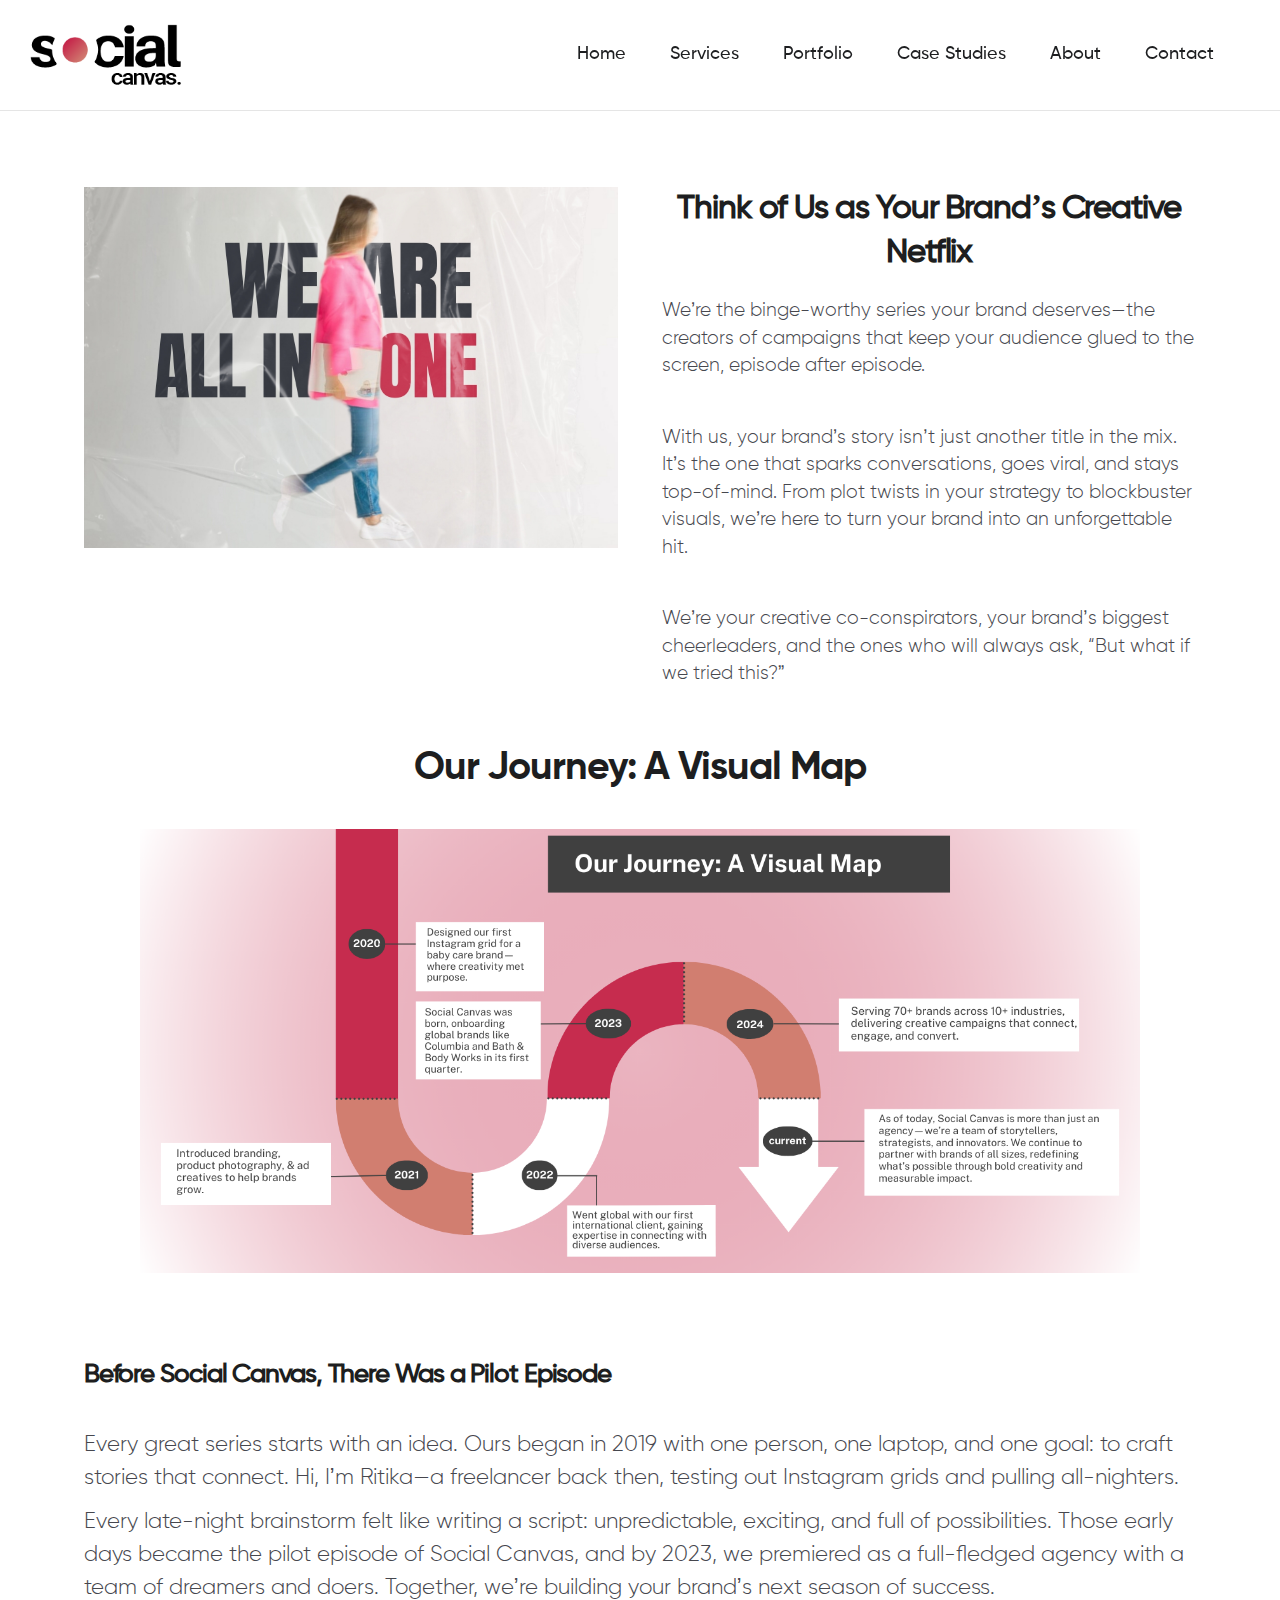
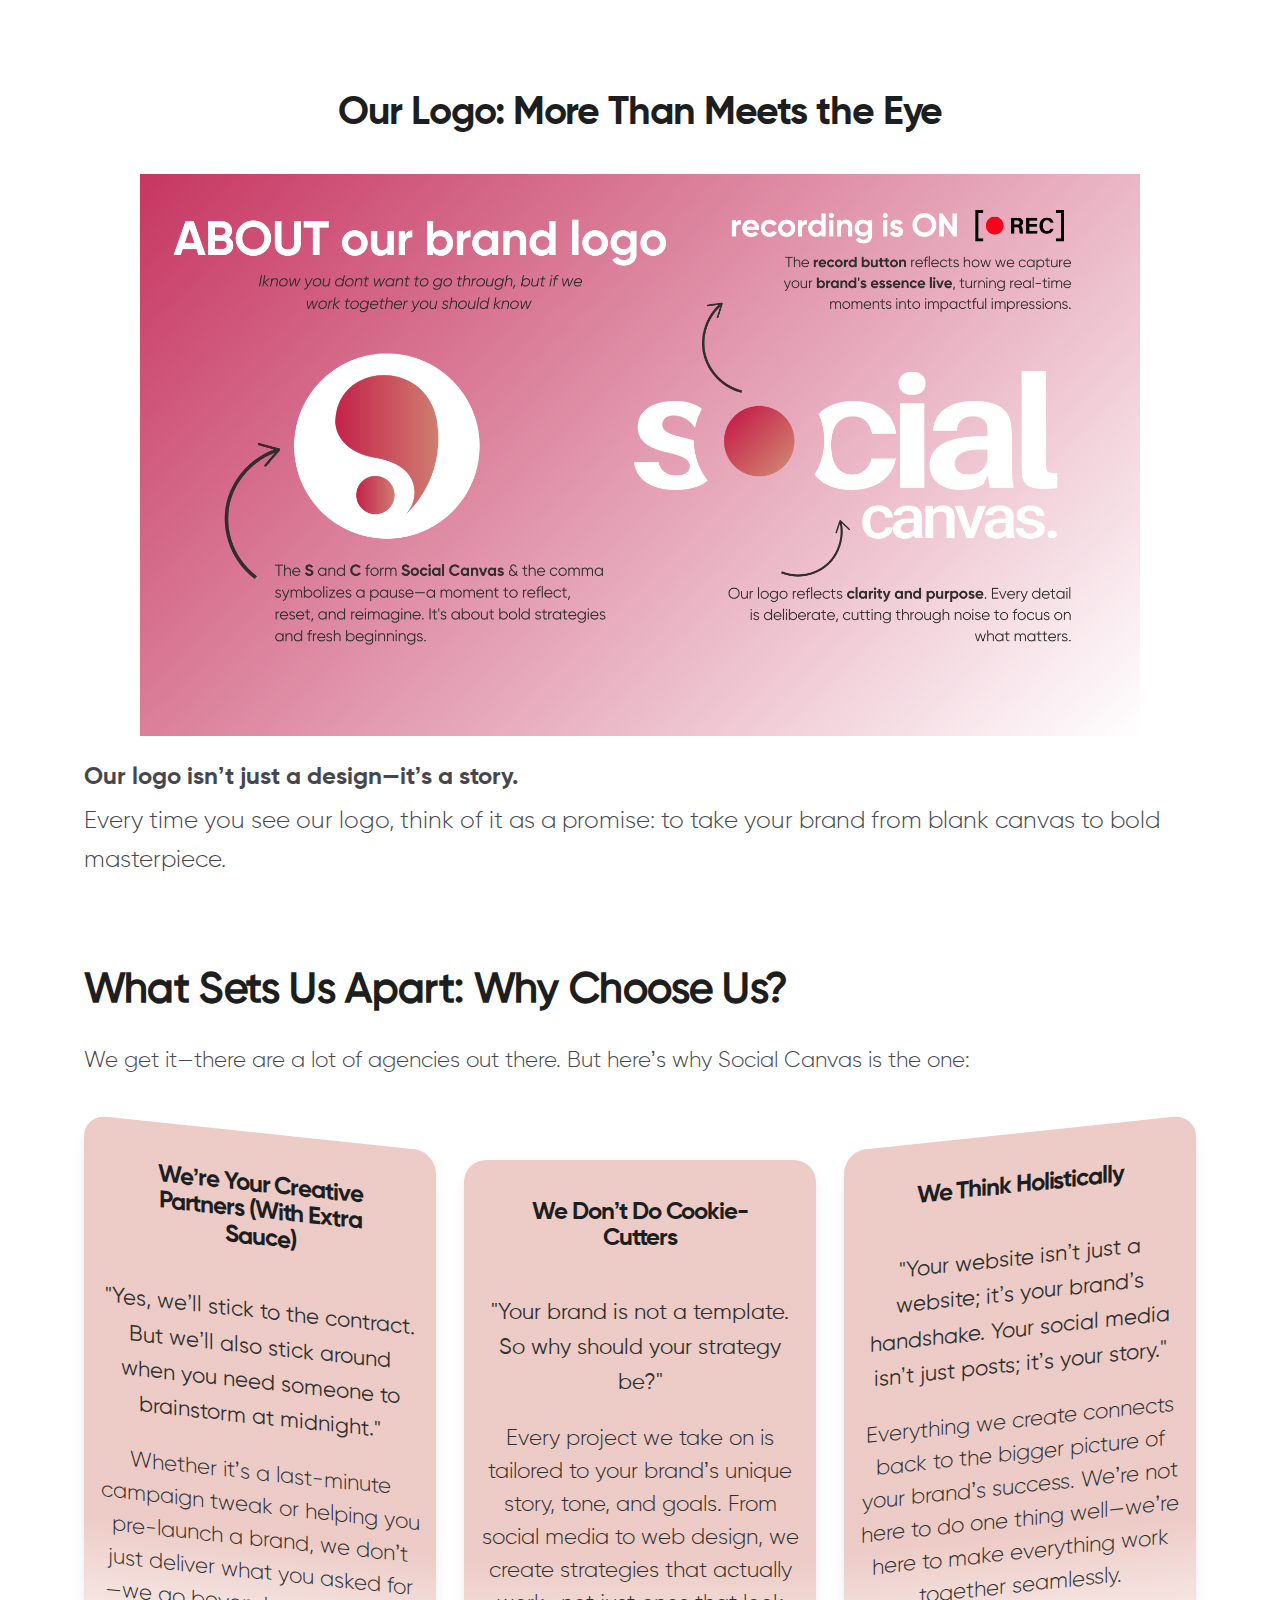
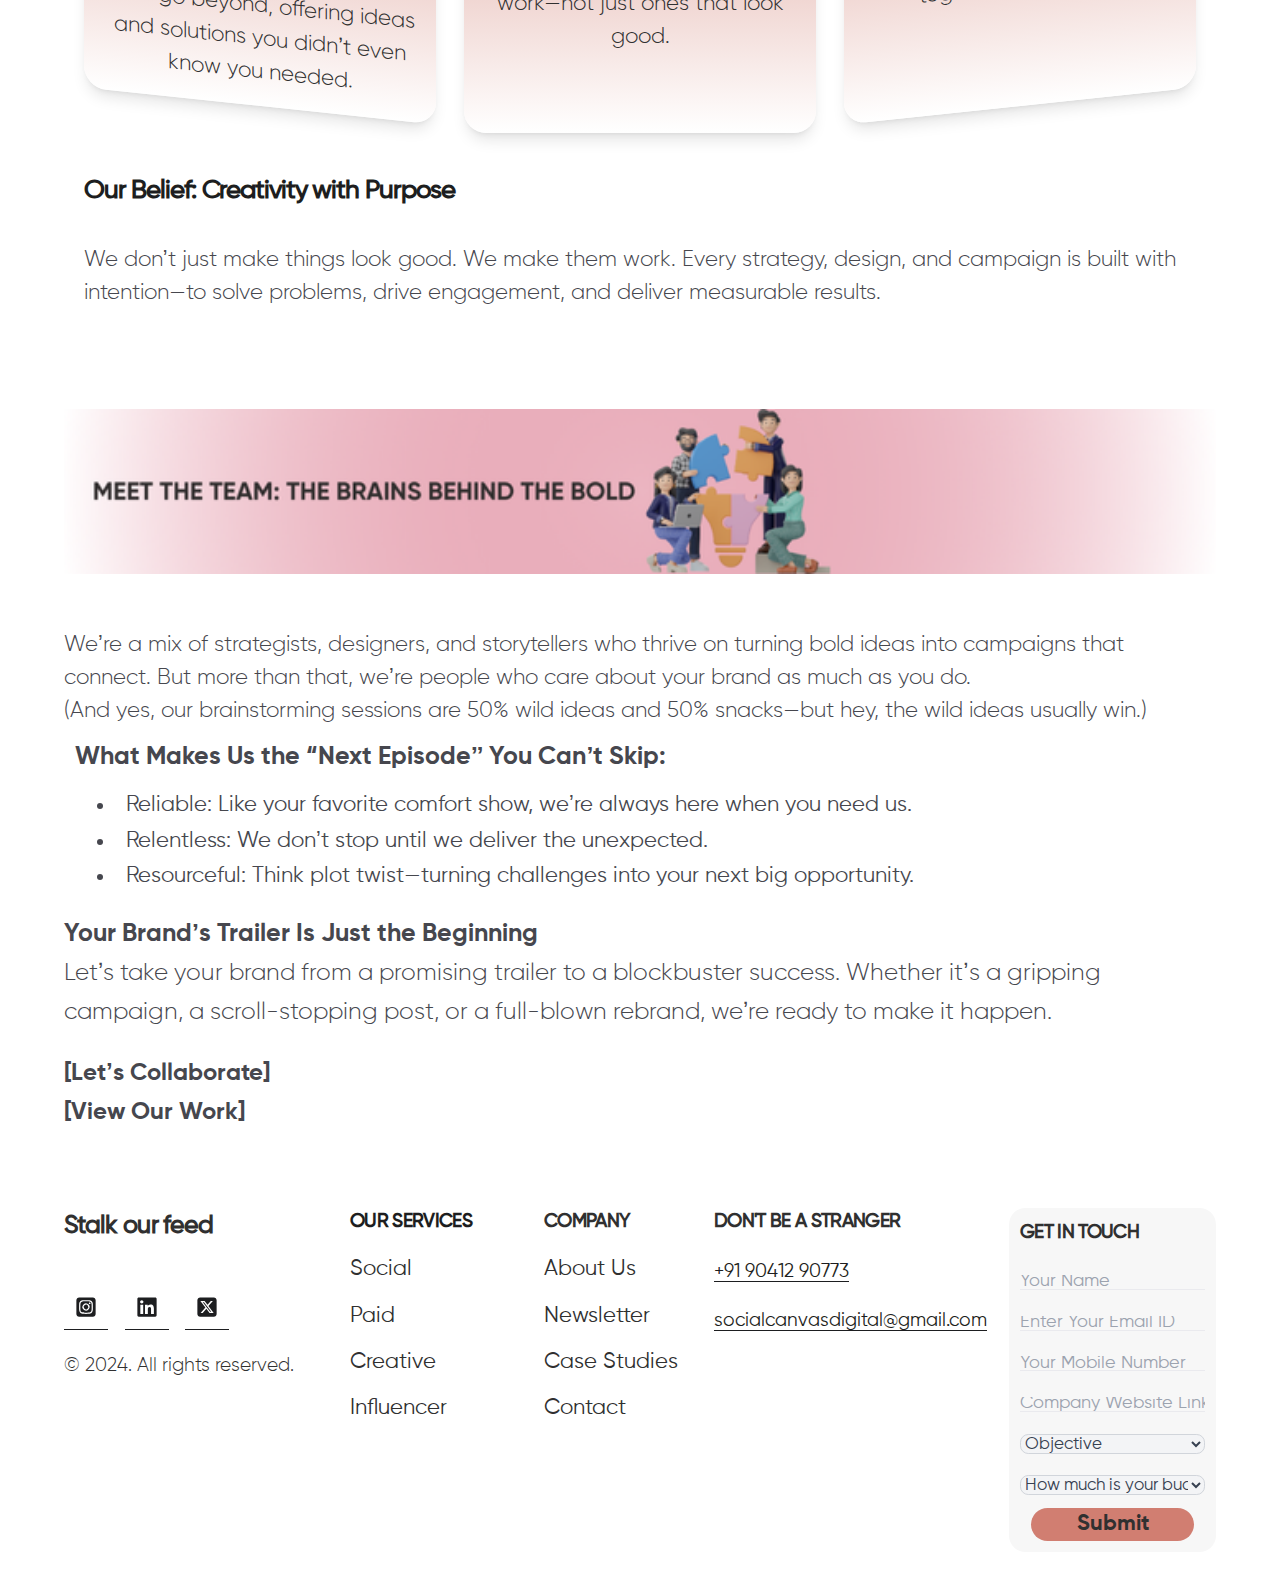
<file: about-us.html>
<!DOCTYPE html><html lang="en"><head><meta charSet="utf-8"/><meta name="viewport" content="width=device-width, initial-scale=1"/><link rel="preload" as="image" href="assets/images/logo.png"/><link rel="stylesheet" href="/_next/static/css/d498c84e4ab246b3.css" data-precedence="next"/><link rel="stylesheet" href="/_next/static/css/cb402d13e7e1da66.css" data-precedence="next"/><link rel="preload" as="script" fetchPriority="low" href="/_next/static/chunks/webpack-c9d724da7f04a190.js"/><script src="/_next/static/chunks/4bd1b696-92810b4b4ece63ad.js" async=""></script><script src="/_next/static/chunks/517-f63829a664ed57eb.js" async=""></script><script src="/_next/static/chunks/main-app-a1ee7651ab3661ef.js" async=""></script><script src="/_next/static/chunks/app/layout-9014ef830c570835.js" async=""></script><script src="/_next/static/chunks/970-14bad98e881e4a3b.js" async=""></script><script src="/_next/static/chunks/app/about-us/page-805272332446f1e6.js" async=""></script><link rel="preload" href="assets/scripts/core.jquery.js" as="script"/><link rel="preload" href="assets/scripts/plugin.imagesloaded.pkgd.js" as="script"/><link rel="preload" href="assets/scripts/plugin.in-viewport.js" as="script"/><link rel="preload" href="assets/scripts/plugin.animate.js" as="script"/><link rel="preload" href="assets/scripts/plugin.isotope.pkgd.min.js" as="script"/><link rel="preload" href="assets/scripts/plugin.ScrollToPlugin.min.js" as="script"/><link rel="preload" href="assets/scripts/plugin.SplitText.js" as="script"/><link rel="preload" href="assets/scripts/plugin.TweenMax.min.js" as="script"/><link rel="preload" href="assets/scripts/plugin.touchSwipe.min.js" as="script"/><link rel="preload" href="assets/scripts/plugin.typed.min.js" as="script"/><link rel="preload" href="assets/plugins/nevo-slider/nevo-slider.js" as="script"/><link rel="preload" href="assets/plugins/nevo-lightbox/nevo-lightbox.js" as="script"/><link rel="preload" href="assets/scripts/main.functions.js" as="script"/><title>Social Canvas</title><meta name="description" content="Generated by create next app"/><link rel="icon" href="/favicon.ico" type="image/x-icon" sizes="1245x1523"/><script src="/_next/static/chunks/polyfills-42372ed130431b0a.js" noModule=""></script></head><body class="__variable_4d318d __variable_ea5f4b antialiased"><div class="wrapper"><header class="header"><a class="brand" href="/"><img class="default" alt="Nevo example image" src="assets/images/logo.png"/><img class="white" alt="Nevo example image" src="assets/images/logo.png"/></a><ul class="menu main"><li class="menu-item  "><a class="menu-link" href="/">Home</a></li><li class="menu-item"><a class="menu-link" href="services">Services</a></li><li class="menu-item"><a class="menu-link" href="#">Portfolio</a></li><li class="menu-item has-dropdown"><a class="menu-link" href="#">Case Studies</a><ul class="dropdown-nav"><li class="menu-item"><a class="menu-link" href="theirapproach">Their Approach: Analyzed</a></li><li class="menu-item"><a class="menu-link" href="revamp">Our Take: Revamped</a></li></ul></li><li class="menu-item "><a class="menu-link" href="about-us">About</a></li><li class="menu-item"><a class="menu-link" href="contact">Contact</a></li></ul></header><div class="burger"><hr/><hr/><hr/></div><div class="content"><section class="md:p-4 "><div class="container"><div class="aboutusContainer"><div class="flex-1"><div class="flex-1 object-cover overflow-hidden"><img alt="about image" loading="lazy" width="1000" height="400" decoding="async" data-nimg="1" style="color:transparent" src="/assets/images/about/7.jpg"/></div></div><div class="flex-1 aboutUs-2"><div class="flex-1"><h5 class="text-center font-bold text-2xl">Think of Us as Your Brandʼs Creative Netflix</h5><p class="text-sm">Weʼre the binge-worthy series your brand deserves—the creators of campaigns that keep your audience glued to the screen, episode after episode.</p><p class="text-sm">With us, your brandʼs story isnʼt just another title in the mix. Itʼs the one that sparks conversations, goes viral, and stays top-of-mind. From plot twists in your strategy to blockbuster visuals, weʼre here to turn your brand into an unforgettable hit.</p><p class="text-sm">Weʼre your creative co-conspirators, your brandʼs biggest cheerleaders, and the ones who will always ask, “But what if we tried this?ˮ</p></div></div></div></div></section><section class="md:p-4 "><div class="container "><h4 class="font-bold text-center py-3">Our Journey: A Visual Map</h4><img alt="about image" loading="lazy" width="1000" height="600" decoding="async" data-nimg="1" class="mx-auto" style="color:transparent" src="/assets/images/about/journey.png"/></div></section><section class="md:p-4 "><div class="container  lg:py-5"><h5 class="font-bold py-3">Before Social Canvas, There Was a Pilot Episode</h5><p class="text-base my-2">Every great series starts with an idea. Ours began in 2019 with one person, one laptop, and one goal: to craft stories that connect. Hi, Iʼm Ritika—a freelancer back then, testing out Instagram grids and pulling all-nighters.</p><p class="text-base m-0">Every late-night brainstorm felt like writing a script: unpredictable, exciting, and full of possibilities. Those early days became the pilot episode of Social Canvas, and by 2023, we premiered as a full-fledged agency with a team of dreamers and doers. Together, weʼre building your brandʼs next season of success.</p></div></section><section class="md:p-4 "><div class="container"><h4 class="font-bold text-center py-3">Our Logo: More Than Meets the Eye</h4><img alt="about image" loading="lazy" width="1000" height="600" decoding="async" data-nimg="1" class="mx-auto" style="color:transparent" src="/assets/images/about/logoDecoded.png"/><p class="mb-0 font-semibold">Our logo isnʼt just a design—itʼs a story.</p><p class="my-1"> <!-- -->Every time you see our logo, think of it as a promise: to take your brand from blank canvas to bold masterpiece.</p></div></section><section class="md:p-4 "><div class="container  lg:py-5"><h3 class="font-bold py-3">What Sets Us Apart: Why Choose Us?</h3><p class="text-base my-2">We get it—there are a lot of agencies out there. But hereʼs why Social Canvas is the one:</p><div class="flex flex-col md:flex-row my-10 gap-5 "><div class="flex-1 bg-gradient-to-b from-socialpeach/40 via-socialpeach/40 via-70% to-white/80 shadow-lg text-center text-socialblack rounded-2xl p-3 lg:skew-y-6 hover:skew-y-0 transition-all duration-300 ease-in-out"><h6 class="font-semibold  p-4">Weʼre Your Creative Partners (With Extra Sauce)</h6><em class="text-base ">&quot;Yes, weʼll stick to the contract. But weʼll also stick around when you need someone to brainstorm at midnight.&quot;</em><p class="text-base ">Whether itʼs a last-minute campaign tweak or helping you pre-launch a brand, we donʼt just deliver what you asked for—we go beyond, offering ideas and solutions you didnʼt even know you needed.</p></div><div class="flex-1 bg-gradient-to-b from-socialpeach/40 via-socialpeach/40 via-70% to-white/80 shadow-lg text-center text-socialblack md:relative rounded-2xl p-3 lg:top-5  hover:top-0 transition-all duration-300 ease-in-out"><h6 class="font-semibold  p-4"> <!-- -->We Donʼt Do Cookie-Cutters</h6><em class="text-base ">&quot;Your brand is not a template. So why should your strategy be?&quot;</em><p class="text-base ">Every project we take on is tailored to your brandʼs unique story, tone, and goals. From social media to web design, we create strategies that actually work—not just ones that look good.</p></div><div class="flex-1 bg-gradient-to-b from-socialpeach/40 via-socialpeach/40 via-70% to-white shadow-lg text-center text-socialblack rounded-2xl p-3  lg:-skew-y-6 hover:skew-y-0 transition-all duration-300 ease-in-out"><h6 class="font-semibold  p-4">We Think Holistically</h6><em class="text-base ">&quot;Your website isnʼt just a website; itʼs your brandʼs handshake. Your social media isnʼt just posts; itʼs your story.&quot;</em><p class="text-base ">Everything we create connects back to the bigger picture of your brandʼs success. Weʼre not here to do one thing well—weʼre here to make everything work together seamlessly.</p></div></div><h5 class="font-bold py-3">Our Belief: Creativity with Purpose</h5><p class="text-base my-2">We donʼt just make things look good. We make them work. Every strategy, design, and campaign is built with intention—to solve problems, drive engagement, and deliver measurable results.</p></div></section><section class="py-4 "><div class="container  py-5"><div class="h-[80px] md:h-auto"><img alt="about image" loading="lazy" width="1000" height="400" decoding="async" data-nimg="1" class="mx-auto object-cover object-left  w-full h-full" style="color:transparent" src="/assets/images/about/team.png"/></div><div><p class="pt-10 text-base">Weʼre a mix of strategists, designers, and storytellers who thrive on turning bold ideas into campaigns that connect. But more than that, weʼre people who care about your brand as much as you do.<br/>(And yes, our brainstorming sessions are 50% wild ideas and 50% snacks—but hey, the wild ideas usually win.)</p></div><p class="font-semibold text-lg m-2">What Makes Us the “Next Episodeˮ You Canʼt Skip:</p><ul class="md:ml-6 list-inside"><li class="list-disc">Reliable: Like your favorite comfort show, weʼre always here when you need us.</li><li class="list-disc">Relentless: We donʼt stop until we deliver the unexpected.</li><li class="list-disc">Resourceful: Think plot twist—turning challenges into your next big opportunity.</li></ul><p class="font-semibold text-lg mb-0">Your Brandʼs Trailer Is Just the Beginning</p><p class="m-0"> <!-- -->Letʼs take your brand from a promising trailer to a blockbuster success. Whether itʼs a gripping campaign, a scroll-stopping post, or a full-blown rebrand, weʼre ready to make it happen.</p><p class="font-semibold mb-0"> [Letʼs Collaborate]</p><p class="font-semibold m-0">[View Our Work]</p></div></section></div><section class="md:py-5 block"><div class="text-socialblack "><div class="container flex flex-col lg:flex-row justify-between items-start  lg:space-y-0"><div class="w-full lg:w-[200px] xl:w-[250px] flex flex-col  "><h3 class="text-lg font-bold mb-3 text-socialblack text-center lg:text-left">Stalk our feed</h3><div class="flex items-center justify-center lg:justify-start space-x-3 mt-4 text-socialblack"><a href="#" class="p-2"><span><svg stroke="currentColor" fill="currentColor" stroke-width="0" viewBox="0 0 448 512" height="1em" width="1em" xmlns="http://www.w3.org/2000/svg"><path d="M194.4 211.7a53.3 53.3 0 1 0 59.3 88.7 53.3 53.3 0 1 0 -59.3-88.7zm142.3-68.4c-5.2-5.2-11.5-9.3-18.4-12c-18.1-7.1-57.6-6.8-83.1-6.5c-4.1 0-7.9 .1-11.2 .1c-3.3 0-7.2 0-11.4-.1c-25.5-.3-64.8-.7-82.9 6.5c-6.9 2.7-13.1 6.8-18.4 12s-9.3 11.5-12 18.4c-7.1 18.1-6.7 57.7-6.5 83.2c0 4.1 .1 7.9 .1 11.1s0 7-.1 11.1c-.2 25.5-.6 65.1 6.5 83.2c2.7 6.9 6.8 13.1 12 18.4s11.5 9.3 18.4 12c18.1 7.1 57.6 6.8 83.1 6.5c4.1 0 7.9-.1 11.2-.1c3.3 0 7.2 0 11.4 .1c25.5 .3 64.8 .7 82.9-6.5c6.9-2.7 13.1-6.8 18.4-12s9.3-11.5 12-18.4c7.2-18 6.8-57.4 6.5-83c0-4.2-.1-8.1-.1-11.4s0-7.1 .1-11.4c.3-25.5 .7-64.9-6.5-83l0 0c-2.7-6.9-6.8-13.1-12-18.4zm-67.1 44.5A82 82 0 1 1 178.4 324.2a82 82 0 1 1 91.1-136.4zm29.2-1.3c-3.1-2.1-5.6-5.1-7.1-8.6s-1.8-7.3-1.1-11.1s2.6-7.1 5.2-9.8s6.1-4.5 9.8-5.2s7.6-.4 11.1 1.1s6.5 3.9 8.6 7s3.2 6.8 3.2 10.6c0 2.5-.5 5-1.4 7.3s-2.4 4.4-4.1 6.2s-3.9 3.2-6.2 4.2s-4.8 1.5-7.3 1.5l0 0c-3.8 0-7.5-1.1-10.6-3.2zM448 96c0-35.3-28.7-64-64-64H64C28.7 32 0 60.7 0 96V416c0 35.3 28.7 64 64 64H384c35.3 0 64-28.7 64-64V96zM357 389c-18.7 18.7-41.4 24.6-67 25.9c-26.4 1.5-105.6 1.5-132 0c-25.6-1.3-48.3-7.2-67-25.9s-24.6-41.4-25.8-67c-1.5-26.4-1.5-105.6 0-132c1.3-25.6 7.1-48.3 25.8-67s41.5-24.6 67-25.8c26.4-1.5 105.6-1.5 132 0c25.6 1.3 48.3 7.1 67 25.8s24.6 41.4 25.8 67c1.5 26.3 1.5 105.4 0 131.9c-1.3 25.6-7.1 48.3-25.8 67z"></path></svg></span></a><a href="#" class="p-2"><span><svg stroke="currentColor" fill="currentColor" stroke-width="0" viewBox="0 0 448 512" height="1em" width="1em" xmlns="http://www.w3.org/2000/svg"><path d="M416 32H31.9C14.3 32 0 46.5 0 64.3v383.4C0 465.5 14.3 480 31.9 480H416c17.6 0 32-14.5 32-32.3V64.3c0-17.8-14.4-32.3-32-32.3zM135.4 416H69V202.2h66.5V416zm-33.2-243c-21.3 0-38.5-17.3-38.5-38.5S80.9 96 102.2 96c21.2 0 38.5 17.3 38.5 38.5 0 21.3-17.2 38.5-38.5 38.5zm282.1 243h-66.4V312c0-24.8-.5-56.7-34.5-56.7-34.6 0-39.9 27-39.9 54.9V416h-66.4V202.2h63.7v29.2h.9c8.9-16.8 30.6-34.5 62.9-34.5 67.2 0 79.7 44.3 79.7 101.9V416z"></path></svg></span></a><a href="#" class="p-2"><span><svg stroke="currentColor" fill="currentColor" stroke-width="0" viewBox="0 0 448 512" height="1em" width="1em" xmlns="http://www.w3.org/2000/svg"><path d="M64 32C28.7 32 0 60.7 0 96V416c0 35.3 28.7 64 64 64H384c35.3 0 64-28.7 64-64V96c0-35.3-28.7-64-64-64H64zm297.1 84L257.3 234.6 379.4 396H283.8L209 298.1 123.3 396H75.8l111-126.9L69.7 116h98l67.7 89.5L313.6 116h47.5zM323.3 367.6L153.4 142.9H125.1L296.9 367.6h26.3z"></path></svg></span></a></div><div class="text-center lg:text-left py-4"><p class="text-sm text-socialblack">© 2024. All rights reserved.</p></div></div><div class="lg:w-[250px] xl:w-[400px] w-full flex gap-12 md:gap-0 justify-around "><div class=" text-socialblack text-center lg:text-left"><h3 class="text-sm font-semibold uppercase mb-3">Our Services</h3><ul class="space-y-2"><li>Social</li><li>Paid</li><li>Creative</li><li>Influencer</li></ul></div><div class=" text-center lg:text-left"><h3 class="text-sm font-semibold text-socialblack uppercase mb-3">Company</h3><ul class="space-y-2 mb-4 text-socialblack"><li>About Us</li><li>Newsletter</li><li>Case Studies</li><li>Contact</li></ul></div></div><div class="flex gap-4 md:flex-1  items-center md:items-start mx-auto md:w-full justify-center flex-col md:flex-row md:justify-around"><div class="w-full md:flex-1 text-center lg:text-left"><h3 class="text-sm font-semibold text-socialblack uppercase mb-3">Don&#x27;t be a stranger</h3><p class="mb-2 text-socialblack text-sm font-normal"> <a href="tel:+919041290773 ">+91 90412 90773</a></p><p class="text-socialblack text-sm font-normal"><a href="mailto:socialcanvasdigital@gmail.com">socialcanvasdigital@gmail.com</a></p></div><div class="w-full md:flex-1 text-center lg:text-left lighter-bg p-2 rounded-xl"><h3 class="text-sm font-semibold text-socialblack uppercase mb-3">Get In Touch</h3><form class="space-y-1 "><div class="relative"><input type="text" placeholder="Your Name" class="w-full h-[15px] p-0 m-0 bg-transparent text-white placeholder-gray-400 "/></div><div class="relative"><input type="email" placeholder="Enter Your Email ID" class="w-full h-[15px] p-0 m-0 bg-transparent text-white placeholder-gray-400 "/></div><div class="relative"><input type="tel" placeholder="Your Mobile Number" class="w-full h-[15px] p-0 m-0 bg-transparent text-white placeholder-gray-400 "/></div><div class="relative"><input type="url" placeholder="Company Website Link" class="w-full h-[15px] p-0 m-0 bg-transparent text-white placeholder-gray-400 "/></div><div class="relative"><select id="services" class="bg-gray-100 text-xs p-0 m-0 w-full h-[20px] text-gray-700  rounded-md border border-gray-300  focus:outline-none focus:ring-2 focus:ring-blue-500"><option value="" disabled="" selected="">Objective</option><option value="social_media_management">I need help with Social Media Management.</option><option value="creative_design_services">Iʼm looking for creative design services.</option><option value="website_design_development">I want website design or development support.</option><option value="photography_video_shoot">I need photography or video shoot assistance.</option><option value="performance_marketing">I want to discuss performance marketing (ads).</option><option value="explore_services">Iʼm not sure, but Iʼd love to explore what you offer.</option></select></div><div class="relative"><select id="budget" class="bg-gray-100 text-xs p-0 m-0 w-full h-[20px] text-gray-700  rounded-md border border-gray-300  focus:outline-none focus:ring-2 focus:ring-blue-500"><option value="" disabled="" class="text-xs" selected="">How much is your budget?</option><option value="₹35,000_₹50,000">₹35,000 - ₹50,000</option><option value="₹50,000_₹1,00,000">₹50,000 - ₹1,00,000</option><option value="₹1,00,000_₹1,50,000">₹1,00,000 - ₹1,50,000</option><option value="₹1,50,000_₹2,00,000">₹1,50,000 - ₹2,00,000</option><option value="unsure_budget text-wrap">I donʼt know my budget, depends on the conversation</option></select></div><button type="submit" class="bg-socialpeach rounded-xl px-2 mx-2 text-base font-semibold">Submit</button></form></div></div></div></div></section></div><script src="/_next/static/chunks/webpack-c9d724da7f04a190.js" async=""></script><script>(self.__next_f=self.__next_f||[]).push([0])</script><script>self.__next_f.push([1,"1:\"$Sreact.fragment\"\n2:I[5244,[],\"\"]\n3:I[3866,[],\"\"]\n4:I[3704,[\"177\",\"static/chunks/app/layout-9014ef830c570835.js\"],\"\"]\n5:I[7970,[\"970\",\"static/chunks/970-14bad98e881e4a3b.js\",\"851\",\"static/chunks/app/about-us/page-805272332446f1e6.js\"],\"Image\"]\n7:I[6213,[],\"OutletBoundary\"]\n9:I[6213,[],\"MetadataBoundary\"]\nb:I[6213,[],\"ViewportBoundary\"]\nd:I[4835,[],\"\"]\n:HL[\"/_next/static/css/d498c84e4ab246b3.css\",\"style\"]\n:HL[\"/_next/static/css/cb402d13e7e1da66.css\",\"style\"]\n6:T525,M194.4 211.7a53.3 53.3 0 1 0 59.3 88.7 53.3 53.3 0 1 0 -59.3-88.7zm142.3-68.4c-5.2-5.2-11.5-9.3-18.4-12c-18.1-7.1-57.6-6.8-83.1-6.5c-4.1 0-7.9 .1-11.2 .1c-3.3 0-7.2 0-11.4-.1c-25.5-.3-64.8-.7-82.9 6.5c-6.9 2.7-13.1 6.8-18.4 12s-9.3 11.5-12 18.4c-7.1 18.1-6.7 57.7-6.5 83.2c0 4.1 .1 7.9 .1 11.1s0 7-.1 11.1c-.2 25.5-.6 65.1 6.5 83.2c2.7 6.9 6.8 13.1 12 18.4s11.5 9.3 18.4 12c18.1 7.1 57.6 6.8 83.1 6.5c4.1 0 7.9-.1 11.2-.1c3.3 0 7.2 0 11.4 .1c25.5 .3 64.8 .7 82.9-6.5c6.9-2.7 13.1-6.8 18.4-12s9.3-11.5 12-18.4c7.2-18 6.8-57.4 6.5-83c0-4.2-.1-8.1-.1-11.4s0-7.1 .1-11.4c.3-25.5 .7-64.9-6.5-83l0 0c-2.7-6.9-6.8-13.1-12-18.4zm-67.1 44.5A82 82 0 1 1 178.4 324.2a82 82 0 1 1 91.1-136.4zm29.2-1.3c-3.1-2.1-5.6-5.1-7.1-8.6s-1.8-7.3-1.1-11.1s2.6-7.1 5.2-9.8s6.1-4.5 9.8-5.2s7.6-.4 11.1 1.1s6.5 3.9 8.6 7s3.2 6.8 3.2 10.6c0 2.5-.5 5-1.4 7.3s-2.4 4.4-4.1 6.2s-3.9 3.2-6.2 4.2s-4.8 1.5-7.3 1.5l0 0c-3.8 0-7.5-1.1-10.6-3.2zM448 96c0-35.3-28.7-64-64-64H64C28.7 32 0 60.7 0 96V416c0 35.3 28.7 64 64 64H384c35.3 0 64-28.7 64-64V96zM357 389c-18.7 18.7-41.4 24.6-67 25.9c-26.4 1.5-105.6 1.5-132 0c-25.6-1.3-48.3-7.2-67-25.9s-24.6-41.4-25.8-67c-1.5-26.4-1.5-105.6 0-132c1.3-25.6 7.1-48.3 25.8-67s41.5-24.6 67-25.8c26.4-1.5 105.6-1.5 132 0c25.6 1.3 48.3 7.1 67 25.8s24.6 41.4 25.8 67c1.5 26.3 1.5 105.4 0 131.9c-1.3 25.6-7.1 48.3-25.8 67z"])</script><script>self.__next_f.push([1,"0:{\"P\":null,\"b\":\"QEjbI3pj6GCepyi5T9cj9\",\"p\":\"\",\"c\":[\"\",\"about-us\"],\"i\":false,\"f\":[[[\"\",{\"children\":[\"about-us\",{\"children\":[\"__PAGE__\",{}]}]},\"$undefined\",\"$undefined\",true],[\"\",[\"$\",\"$1\",\"c\",{\"children\":[[[\"$\",\"link\",\"0\",{\"rel\":\"stylesheet\",\"href\":\"/_next/static/css/d498c84e4ab246b3.css\",\"precedence\":\"next\",\"crossOrigin\":\"$undefined\",\"nonce\":\"$undefined\"}],[\"$\",\"link\",\"1\",{\"rel\":\"stylesheet\",\"href\":\"/_next/static/css/cb402d13e7e1da66.css\",\"precedence\":\"next\",\"crossOrigin\":\"$undefined\",\"nonce\":\"$undefined\"}]],[\"$\",\"html\",null,{\"lang\":\"en\",\"children\":[\"$\",\"body\",null,{\"className\":\"__variable_4d318d __variable_ea5f4b antialiased\",\"children\":[[\"$\",\"$L2\",null,{\"parallelRouterKey\":\"children\",\"segmentPath\":[\"children\"],\"error\":\"$undefined\",\"errorStyles\":\"$undefined\",\"errorScripts\":\"$undefined\",\"template\":[\"$\",\"$L3\",null,{}],\"templateStyles\":\"$undefined\",\"templateScripts\":\"$undefined\",\"notFound\":[[],[[\"$\",\"title\",null,{\"children\":\"404: This page could not be found.\"}],[\"$\",\"div\",null,{\"style\":{\"fontFamily\":\"system-ui,\\\"Segoe UI\\\",Roboto,Helvetica,Arial,sans-serif,\\\"Apple Color Emoji\\\",\\\"Segoe UI Emoji\\\"\",\"height\":\"100vh\",\"textAlign\":\"center\",\"display\":\"flex\",\"flexDirection\":\"column\",\"alignItems\":\"center\",\"justifyContent\":\"center\"},\"children\":[\"$\",\"div\",null,{\"children\":[[\"$\",\"style\",null,{\"dangerouslySetInnerHTML\":{\"__html\":\"body{color:#000;background:#fff;margin:0}.next-error-h1{border-right:1px solid rgba(0,0,0,.3)}@media (prefers-color-scheme:dark){body{color:#fff;background:#000}.next-error-h1{border-right:1px solid rgba(255,255,255,.3)}}\"}}],[\"$\",\"h1\",null,{\"className\":\"next-error-h1\",\"style\":{\"display\":\"inline-block\",\"margin\":\"0 20px 0 0\",\"padding\":\"0 23px 0 0\",\"fontSize\":24,\"fontWeight\":500,\"verticalAlign\":\"top\",\"lineHeight\":\"49px\"},\"children\":404}],[\"$\",\"div\",null,{\"style\":{\"display\":\"inline-block\"},\"children\":[\"$\",\"h2\",null,{\"style\":{\"fontSize\":14,\"fontWeight\":400,\"lineHeight\":\"49px\",\"margin\":0},\"children\":\"This page could not be found.\"}]}]]}]}]]],\"forbidden\":\"$undefined\",\"unauthorized\":\"$undefined\"}],[\"$\",\"$L4\",null,{\"src\":\"assets/scripts/core.jquery.js\"}],[\"$\",\"$L4\",null,{\"src\":\"assets/scripts/plugin.imagesloaded.pkgd.js\"}],[\"$\",\"$L4\",null,{\"src\":\"assets/scripts/plugin.in-viewport.js\"}],[\"$\",\"$L4\",null,{\"src\":\"assets/scripts/plugin.animate.js\"}],[\"$\",\"$L4\",null,{\"src\":\"assets/scripts/plugin.isotope.pkgd.min.js\"}],[\"$\",\"$L4\",null,{\"src\":\"assets/scripts/plugin.ScrollToPlugin.min.js\"}],[\"$\",\"$L4\",null,{\"src\":\"assets/scripts/plugin.SplitText.js\"}],[\"$\",\"$L4\",null,{\"src\":\"assets/scripts/plugin.TweenMax.min.js\"}],[\"$\",\"$L4\",null,{\"src\":\"assets/scripts/plugin.touchSwipe.min.js\"}],[\"$\",\"$L4\",null,{\"src\":\"assets/scripts/plugin.typed.min.js\"}],[\"$\",\"$L4\",null,{\"src\":\"assets/plugins/nevo-slider/nevo-slider.js\"}],[\"$\",\"$L4\",null,{\"src\":\"assets/plugins/nevo-lightbox/nevo-lightbox.js\"}],[\"$\",\"$L4\",null,{\"src\":\"assets/scripts/main.functions.js\"}]]}]}]]}],{\"children\":[\"about-us\",[\"$\",\"$1\",\"c\",{\"children\":[null,[\"$\",\"$L2\",null,{\"parallelRouterKey\":\"children\",\"segmentPath\":[\"children\",\"about-us\",\"children\"],\"error\":\"$undefined\",\"errorStyles\":\"$undefined\",\"errorScripts\":\"$undefined\",\"template\":[\"$\",\"$L3\",null,{}],\"templateStyles\":\"$undefined\",\"templateScripts\":\"$undefined\",\"notFound\":\"$undefined\",\"forbidden\":\"$undefined\",\"unauthorized\":\"$undefined\"}]]}],{\"children\":[\"__PAGE__\",[\"$\",\"$1\",\"c\",{\"children\":[[\"$\",\"div\",null,{\"className\":\"wrapper\",\"children\":[[[\"$\",\"header\",null,{\"className\":\"header\",\"children\":[[\"$\",\"a\",null,{\"className\":\"brand\",\"href\":\"/\",\"children\":[[\"$\",\"img\",null,{\"className\":\"default\",\"alt\":\"Nevo example image\",\"src\":\"assets/images/logo.png\"}],[\"$\",\"img\",null,{\"className\":\"white\",\"alt\":\"Nevo example image\",\"src\":\"assets/images/logo.png\"}]]}],[\"$\",\"ul\",null,{\"className\":\"menu main\",\"children\":[[\"$\",\"li\",null,{\"className\":\"menu-item  \",\"children\":[\"$\",\"a\",null,{\"className\":\"menu-link\",\"href\":\"/\",\"children\":\"Home\"}]}],[\"$\",\"li\",null,{\"className\":\"menu-item\",\"children\":[\"$\",\"a\",null,{\"className\":\"menu-link\",\"href\":\"services\",\"children\":\"Services\"}]}],[\"$\",\"li\",null,{\"className\":\"menu-item\",\"children\":[\"$\",\"a\",null,{\"className\":\"menu-link\",\"href\":\"#\",\"children\":\"Portfolio\"}]}],[\"$\",\"li\",null,{\"className\":\"menu-item has-dropdown\",\"children\":[[\"$\",\"a\",null,{\"className\":\"menu-link\",\"href\":\"#\",\"children\":\"Case Studies\"}],[\"$\",\"ul\",null,{\"className\":\"dropdown-nav\",\"children\":[[\"$\",\"li\",null,{\"className\":\"menu-item\",\"children\":[\"$\",\"a\",null,{\"className\":\"menu-link\",\"href\":\"theirapproach\",\"children\":\"Their Approach: Analyzed\"}]}],[\"$\",\"li\",null,{\"className\":\"menu-item\",\"children\":[\"$\",\"a\",null,{\"className\":\"menu-link\",\"href\":\"revamp\",\"children\":\"Our Take: Revamped\"}]}]]}]]}],[\"$\",\"li\",null,{\"className\":\"menu-item \",\"children\":[\"$\",\"a\",null,{\"className\":\"menu-link\",\"href\":\"about-us\",\"children\":\"About\"}]}],[\"$\",\"li\",null,{\"className\":\"menu-item\",\"children\":[\"$\",\"a\",null,{\"className\":\"menu-link\",\"href\":\"contact\",\"children\":\"Contact\"}]}]]}]]}],[\"$\",\"div\",null,{\"className\":\"burger\",\"children\":[[\"$\",\"hr\",null,{}],[\"$\",\"hr\",null,{}],[\"$\",\"hr\",null,{}]]}]],[\"$\",\"div\",null,{\"className\":\"content\",\"children\":[[\"$\",\"section\",null,{\"className\":\"md:p-4 \",\"children\":[\"$\",\"div\",null,{\"className\":\"container\",\"children\":[\"$\",\"div\",null,{\"className\":\"aboutusContainer\",\"children\":[[\"$\",\"div\",null,{\"className\":\"flex-1\",\"children\":[\"$\",\"div\",null,{\"className\":\"flex-1 object-cover overflow-hidden\",\"children\":[\"$\",\"$L5\",null,{\"src\":\"/assets/images/about/7.jpg\",\"alt\":\"about image\",\"width\":1000,\"height\":400}]}]}],[\"$\",\"div\",null,{\"className\":\"flex-1 aboutUs-2\",\"children\":[\"$\",\"div\",null,{\"className\":\"flex-1\",\"children\":[[\"$\",\"h5\",null,{\"className\":\"text-center font-bold text-2xl\",\"children\":\"Think of Us as Your Brandʼs Creative Netflix\"}],[\"$\",\"p\",null,{\"className\":\"text-sm\",\"children\":\"Weʼre the binge-worthy series your brand deserves—the creators of campaigns that keep your audience glued to the screen, episode after episode.\"}],[\"$\",\"p\",null,{\"className\":\"text-sm\",\"children\":\"With us, your brandʼs story isnʼt just another title in the mix. Itʼs the one that sparks conversations, goes viral, and stays top-of-mind. From plot twists in your strategy to blockbuster visuals, weʼre here to turn your brand into an unforgettable hit.\"}],[\"$\",\"p\",null,{\"className\":\"text-sm\",\"children\":\"Weʼre your creative co-conspirators, your brandʼs biggest cheerleaders, and the ones who will always ask, “But what if we tried this?ˮ\"}]]}]}]]}]}]}],[\"$\",\"section\",null,{\"className\":\"md:p-4 \",\"children\":[\"$\",\"div\",null,{\"className\":\"container \",\"children\":[[\"$\",\"h4\",null,{\"className\":\"font-bold text-center py-3\",\"children\":\"Our Journey: A Visual Map\"}],[\"$\",\"$L5\",null,{\"src\":\"/assets/images/about/journey.png\",\"alt\":\"about image\",\"width\":1000,\"height\":600,\"className\":\"mx-auto\"}]]}]}],[\"$\",\"section\",null,{\"className\":\"md:p-4 \",\"children\":[\"$\",\"div\",null,{\"className\":\"container  lg:py-5\",\"children\":[[\"$\",\"h5\",null,{\"className\":\"font-bold py-3\",\"children\":\"Before Social Canvas, There Was a Pilot Episode\"}],[\"$\",\"p\",null,{\"className\":\"text-base my-2\",\"children\":\"Every great series starts with an idea. Ours began in 2019 with one person, one laptop, and one goal: to craft stories that connect. Hi, Iʼm Ritika—a freelancer back then, testing out Instagram grids and pulling all-nighters.\"}],[\"$\",\"p\",null,{\"className\":\"text-base m-0\",\"children\":\"Every late-night brainstorm felt like writing a script: unpredictable, exciting, and full of possibilities. Those early days became the pilot episode of Social Canvas, and by 2023, we premiered as a full-fledged agency with a team of dreamers and doers. Together, weʼre building your brandʼs next season of success.\"}]]}]}],[\"$\",\"section\",null,{\"className\":\"md:p-4 \",\"children\":[\"$\",\"div\",null,{\"className\":\"container\",\"children\":[[\"$\",\"h4\",null,{\"className\":\"font-bold text-center py-3\",\"children\":\"Our Logo: More Than Meets the Eye\"}],[\"$\",\"$L5\",null,{\"src\":\"/assets/images/about/logoDecoded.png\",\"alt\":\"about image\",\"width\":1000,\"height\":600,\"className\":\"mx-auto\"}],[\"$\",\"p\",null,{\"className\":\"mb-0 font-semibold\",\"children\":\"Our logo isnʼt just a design—itʼs a story.\"}],[\"$\",\"p\",null,{\"className\":\"my-1\",\"children\":[\" \",\"Every time you see our logo, think of it as a promise: to take your brand from blank canvas to bold masterpiece.\"]}]]}]}],[\"$\",\"section\",null,{\"className\":\"md:p-4 \",\"children\":[\"$\",\"div\",null,{\"className\":\"container  lg:py-5\",\"children\":[[\"$\",\"h3\",null,{\"className\":\"font-bold py-3\",\"children\":\"What Sets Us Apart: Why Choose Us?\"}],[\"$\",\"p\",null,{\"className\":\"text-base my-2\",\"children\":\"We get it—there are a lot of agencies out there. But hereʼs why Social Canvas is the one:\"}],[\"$\",\"div\",null,{\"className\":\"flex flex-col md:flex-row my-10 gap-5 \",\"children\":[[\"$\",\"div\",null,{\"className\":\"flex-1 bg-gradient-to-b from-socialpeach/40 via-socialpeach/40 via-70% to-white/80 shadow-lg text-center text-socialblack rounded-2xl p-3 lg:skew-y-6 hover:skew-y-0 transition-all duration-300 ease-in-out\",\"children\":[[\"$\",\"h6\",null,{\"className\":\"font-semibold  p-4\",\"children\":\"Weʼre Your Creative Partners (With Extra Sauce)\"}],[\"$\",\"em\",null,{\"className\":\"text-base \",\"children\":\"\\\"Yes, weʼll stick to the contract. But weʼll also stick around when you need someone to brainstorm at midnight.\\\"\"}],[\"$\",\"p\",null,{\"className\":\"text-base \",\"children\":\"Whether itʼs a last-minute campaign tweak or helping you pre-launch a brand, we donʼt just deliver what you asked for—we go beyond, offering ideas and solutions you didnʼt even know you needed.\"}]]}],[\"$\",\"div\",null,{\"className\":\"flex-1 bg-gradient-to-b from-socialpeach/40 via-socialpeach/40 via-70% to-white/80 shadow-lg text-center text-socialblack md:relative rounded-2xl p-3 lg:top-5  hover:top-0 transition-all duration-300 ease-in-out\",\"children\":[[\"$\",\"h6\",null,{\"className\":\"font-semibold  p-4\",\"children\":[\" \",\"We Donʼt Do Cookie-Cutters\"]}],[\"$\",\"em\",null,{\"className\":\"text-base \",\"children\":\"\\\"Your brand is not a template. So why should your strategy be?\\\"\"}],[\"$\",\"p\",null,{\"className\":\"text-base \",\"children\":\"Every project we take on is tailored to your brandʼs unique story, tone, and goals. From social media to web design, we create strategies that actually work—not just ones that look good.\"}]]}],[\"$\",\"div\",null,{\"className\":\"flex-1 bg-gradient-to-b from-socialpeach/40 via-socialpeach/40 via-70% to-white shadow-lg text-center text-socialblack rounded-2xl p-3  lg:-skew-y-6 hover:skew-y-0 transition-all duration-300 ease-in-out\",\"children\":[[\"$\",\"h6\",null,{\"className\":\"font-semibold  p-4\",\"children\":\"We Think Holistically\"}],[\"$\",\"em\",null,{\"className\":\"text-base \",\"children\":\"\\\"Your website isnʼt just a website; itʼs your brandʼs handshake. Your social media isnʼt just posts; itʼs your story.\\\"\"}],[\"$\",\"p\",null,{\"className\":\"text-base \",\"children\":\"Everything we create connects back to the bigger picture of your brandʼs success. Weʼre not here to do one thing well—weʼre here to make everything work together seamlessly.\"}]]}]]}],[\"$\",\"h5\",null,{\"className\":\"font-bold py-3\",\"children\":\"Our Belief: Creativity with Purpose\"}],[\"$\",\"p\",null,{\"className\":\"text-base my-2\",\"children\":\"We donʼt just make things look good. We make them work. Every strategy, design, and campaign is built with intention—to solve problems, drive engagement, and deliver measurable results.\"}]]}]}],[\"$\",\"section\",null,{\"className\":\"py-4 \",\"children\":[\"$\",\"div\",null,{\"className\":\"container  py-5\",\"children\":[[\"$\",\"div\",null,{\"className\":\"h-[80px] md:h-auto\",\"children\":[\"$\",\"$L5\",null,{\"src\":\"/assets/images/about/team.png\",\"alt\":\"about image\",\"width\":1000,\"height\":400,\"className\":\"mx-auto object-cover object-left  w-full h-full\"}]}],[\"$\",\"div\",null,{\"children\":[\"$\",\"p\",null,{\"className\":\"pt-10 text-base\",\"children\":[\"Weʼre a mix of strategists, designers, and storytellers who thrive on turning bold ideas into campaigns that connect. But more than that, weʼre people who care about your brand as much as you do.\",[\"$\",\"br\",null,{}],\"(And yes, our brainstorming sessions are 50% wild ideas and 50% snacks—but hey, the wild ideas usually win.)\"]}]}],[\"$\",\"p\",null,{\"className\":\"font-semibold text-lg m-2\",\"children\":\"What Makes Us the “Next Episodeˮ You Canʼt Skip:\"}],[\"$\",\"ul\",null,{\"className\":\"md:ml-6 list-inside\",\"children\":[[\"$\",\"li\",null,{\"className\":\"list-disc\",\"children\":\"Reliable: Like your favorite comfort show, weʼre always here when you need us.\"}],[\"$\",\"li\",null,{\"className\":\"list-disc\",\"children\":\"Relentless: We donʼt stop until we deliver the unexpected.\"}],[\"$\",\"li\",null,{\"className\":\"list-disc\",\"children\":\"Resourceful: Think plot twist—turning challenges into your next big opportunity.\"}]]}],[\"$\",\"p\",null,{\"className\":\"font-semibold text-lg mb-0\",\"children\":\"Your Brandʼs Trailer Is Just the Beginning\"}],[\"$\",\"p\",null,{\"className\":\"m-0\",\"children\":[\" \",\"Letʼs take your brand from a promising trailer to a blockbuster success. Whether itʼs a gripping campaign, a scroll-stopping post, or a full-blown rebrand, weʼre ready to make it happen.\"]}],[\"$\",\"p\",null,{\"className\":\"font-semibold mb-0\",\"children\":\" [Letʼs Collaborate]\"}],[\"$\",\"p\",null,{\"className\":\"font-semibold m-0\",\"children\":\"[View Our Work]\"}]]}]}]]}],[\"$\",\"section\",null,{\"className\":\"md:py-5 block\",\"children\":[\"$\",\"div\",null,{\"className\":\"text-socialblack \",\"children\":[\"$\",\"div\",null,{\"className\":\"container flex flex-col lg:flex-row justify-between items-start  lg:space-y-0\",\"children\":[[\"$\",\"div\",null,{\"className\":\"w-full lg:w-[200px] xl:w-[250px] flex flex-col  \",\"children\":[[\"$\",\"h3\",null,{\"className\":\"text-lg font-bold mb-3 text-socialblack text-center lg:text-left\",\"children\":\"Stalk our feed\"}],[\"$\",\"div\",null,{\"className\":\"flex items-center justify-center lg:justify-start space-x-3 mt-4 text-socialblack\",\"children\":[[\"$\",\"a\",null,{\"href\":\"#\",\"className\":\"p-2\",\"children\":[\"$\",\"span\",null,{\"children\":[\"$\",\"svg\",null,{\"stroke\":\"currentColor\",\"fill\":\"currentColor\",\"strokeWidth\":\"0\",\"viewBox\":\"0 0 448 512\",\"children\":[\"$undefined\",[[\"$\",\"path\",\"0\",{\"d\":\"$6\",\"children\":[]}]]],\"className\":\"$undefined\",\"style\":{\"color\":\"$undefined\"},\"height\":\"1em\",\"width\":\"1em\",\"xmlns\":\"http://www.w3.org/2000/svg\"}]}]}],[\"$\",\"a\",null,{\"href\":\"#\",\"className\":\"p-2\",\"children\":[\"$\",\"span\",null,{\"children\":[\"$\",\"svg\",null,{\"stroke\":\"currentColor\",\"fill\":\"currentColor\",\"strokeWidth\":\"0\",\"viewBox\":\"0 0 448 512\",\"children\":[\"$undefined\",[[\"$\",\"path\",\"0\",{\"d\":\"M416 32H31.9C14.3 32 0 46.5 0 64.3v383.4C0 465.5 14.3 480 31.9 480H416c17.6 0 32-14.5 32-32.3V64.3c0-17.8-14.4-32.3-32-32.3zM135.4 416H69V202.2h66.5V416zm-33.2-243c-21.3 0-38.5-17.3-38.5-38.5S80.9 96 102.2 96c21.2 0 38.5 17.3 38.5 38.5 0 21.3-17.2 38.5-38.5 38.5zm282.1 243h-66.4V312c0-24.8-.5-56.7-34.5-56.7-34.6 0-39.9 27-39.9 54.9V416h-66.4V202.2h63.7v29.2h.9c8.9-16.8 30.6-34.5 62.9-34.5 67.2 0 79.7 44.3 79.7 101.9V416z\",\"children\":[]}]]],\"className\":\"$undefined\",\"style\":{\"color\":\"$undefined\"},\"height\":\"1em\",\"width\":\"1em\",\"xmlns\":\"http://www.w3.org/2000/svg\"}]}]}],[\"$\",\"a\",null,{\"href\":\"#\",\"className\":\"p-2\",\"children\":[\"$\",\"span\",null,{\"children\":[\"$\",\"svg\",null,{\"stroke\":\"currentColor\",\"fill\":\"currentColor\",\"strokeWidth\":\"0\",\"viewBox\":\"0 0 448 512\",\"children\":[\"$undefined\",[[\"$\",\"path\",\"0\",{\"d\":\"M64 32C28.7 32 0 60.7 0 96V416c0 35.3 28.7 64 64 64H384c35.3 0 64-28.7 64-64V96c0-35.3-28.7-64-64-64H64zm297.1 84L257.3 234.6 379.4 396H283.8L209 298.1 123.3 396H75.8l111-126.9L69.7 116h98l67.7 89.5L313.6 116h47.5zM323.3 367.6L153.4 142.9H125.1L296.9 367.6h26.3z\",\"children\":[]}]]],\"className\":\"$undefined\",\"style\":{\"color\":\"$undefined\"},\"height\":\"1em\",\"width\":\"1em\",\"xmlns\":\"http://www.w3.org/2000/svg\"}]}]}]]}],[\"$\",\"div\",null,{\"className\":\"text-center lg:text-left py-4\",\"children\":[\"$\",\"p\",null,{\"className\":\"text-sm text-socialblack\",\"children\":\"© 2024. All rights reserved.\"}]}]]}],[\"$\",\"div\",null,{\"className\":\"lg:w-[250px] xl:w-[400px] w-full flex gap-12 md:gap-0 justify-around \",\"children\":[[\"$\",\"div\",null,{\"className\":\" text-socialblack text-center lg:text-left\",\"children\":[[\"$\",\"h3\",null,{\"className\":\"text-sm font-semibold uppercase mb-3\",\"children\":\"Our Services\"}],[\"$\",\"ul\",null,{\"className\":\"space-y-2\",\"children\":[[\"$\",\"li\",null,{\"children\":\"Social\"}],[\"$\",\"li\",null,{\"children\":\"Paid\"}],[\"$\",\"li\",null,{\"children\":\"Creative\"}],[\"$\",\"li\",null,{\"children\":\"Influencer\"}]]}]]}],[\"$\",\"div\",null,{\"className\":\" text-center lg:text-left\",\"children\":[[\"$\",\"h3\",null,{\"className\":\"text-sm font-semibold text-socialblack uppercase mb-3\",\"children\":\"Company\"}],[\"$\",\"ul\",null,{\"className\":\"space-y-2 mb-4 text-socialblack\",\"children\":[[\"$\",\"li\",null,{\"children\":\"About Us\"}],[\"$\",\"li\",null,{\"children\":\"Newsletter\"}],[\"$\",\"li\",null,{\"children\":\"Case Studies\"}],[\"$\",\"li\",null,{\"children\":\"Contact\"}]]}]]}]]}],[\"$\",\"div\",null,{\"className\":\"flex gap-4 md:flex-1  items-center md:items-start mx-auto md:w-full justify-center flex-col md:flex-row md:justify-around\",\"children\":[[\"$\",\"div\",null,{\"className\":\"w-full md:flex-1 text-center lg:text-left\",\"children\":[[\"$\",\"h3\",null,{\"className\":\"text-sm font-semibold text-socialblack uppercase mb-3\",\"children\":\"Don't be a stranger\"}],[\"$\",\"p\",null,{\"className\":\"mb-2 text-socialblack text-sm font-normal\",\"children\":[\" \",[\"$\",\"a\",null,{\"href\":\"tel:+919041290773 \",\"children\":\"+91 90412 90773\"}]]}],[\"$\",\"p\",null,{\"className\":\"text-socialblack text-sm font-normal\",\"children\":[\"$\",\"a\",null,{\"href\":\"mailto:socialcanvasdigital@gmail.com\",\"children\":\"socialcanvasdigital@gmail.com\"}]}]]}],[\"$\",\"div\",null,{\"className\":\"w-full md:flex-1 text-center lg:text-left lighter-bg p-2 rounded-xl\",\"children\":[[\"$\",\"h3\",null,{\"className\":\"text-sm font-semibold text-socialblack uppercase mb-3\",\"children\":\"Get In Touch\"}],[\"$\",\"form\",null,{\"className\":\"space-y-1 \",\"children\":[[\"$\",\"div\",null,{\"className\":\"relative\",\"children\":[\"$\",\"input\",null,{\"type\":\"text\",\"placeholder\":\"Your Name\",\"className\":\"w-full h-[15px] p-0 m-0 bg-transparent text-white placeholder-gray-400 \"}]}],[\"$\",\"div\",null,{\"className\":\"relative\",\"children\":[\"$\",\"input\",null,{\"type\":\"email\",\"placeholder\":\"Enter Your Email ID\",\"className\":\"w-full h-[15px] p-0 m-0 bg-transparent text-white placeholder-gray-400 \"}]}],[\"$\",\"div\",null,{\"className\":\"relative\",\"children\":[\"$\",\"input\",null,{\"type\":\"tel\",\"placeholder\":\"Your Mobile Number\",\"className\":\"w-full h-[15px] p-0 m-0 bg-transparent text-white placeholder-gray-400 \"}]}],[\"$\",\"div\",null,{\"className\":\"relative\",\"children\":[\"$\",\"input\",null,{\"type\":\"url\",\"placeholder\":\"Company Website Link\",\"className\":\"w-full h-[15px] p-0 m-0 bg-transparent text-white placeholder-gray-400 \"}]}],[\"$\",\"div\",null,{\"className\":\"relative\",\"children\":[\"$\",\"select\",null,{\"id\":\"services\",\"defaultValue\":\"\",\"className\":\"bg-gray-100 text-xs p-0 m-0 w-full h-[20px] text-gray-700  rounded-md border border-gray-300  focus:outline-none focus:ring-2 focus:ring-blue-500\",\"children\":[[\"$\",\"option\",null,{\"value\":\"\",\"disabled\":true,\"children\":\"Objective\"}],[\"$\",\"option\",null,{\"value\":\"social_media_management\",\"children\":\"I need help with Social Media Management.\"}],[\"$\",\"option\",null,{\"value\":\"creative_design_services\",\"children\":\"Iʼm looking for creative design services.\"}],[\"$\",\"option\",null,{\"value\":\"website_design_development\",\"children\":\"I want website design or development support.\"}],[\"$\",\"option\",null,{\"value\":\"photography_video_shoot\",\"children\":\"I need photography or video shoot assistance.\"}],[\"$\",\"option\",null,{\"value\":\"performance_marketing\",\"children\":\"I want to discuss performance marketing (ads).\"}],[\"$\",\"option\",null,{\"value\":\"explore_services\",\"children\":\"Iʼm not sure, but Iʼd love to explore what you offer.\"}]]}]}],[\"$\",\"div\",null,{\"className\":\"relative\",\"children\":[\"$\",\"select\",null,{\"id\":\"budget\",\"defaultValue\":\"\",\"className\":\"bg-gray-100 text-xs p-0 m-0 w-full h-[20px] text-gray-700  rounded-md border border-gray-300  focus:outline-none focus:ring-2 focus:ring-blue-500\",\"children\":[[\"$\",\"option\",null,{\"value\":\"\",\"disabled\":true,\"className\":\"text-xs\",\"children\":\"How much is your budget?\"}],[\"$\",\"option\",null,{\"value\":\"₹35,000_₹50,000\",\"children\":\"₹35,000 - ₹50,000\"}],[\"$\",\"option\",null,{\"value\":\"₹50,000_₹1,00,000\",\"children\":\"₹50,000 - ₹1,00,000\"}],[\"$\",\"option\",null,{\"value\":\"₹1,00,000_₹1,50,000\",\"children\":\"₹1,00,000 - ₹1,50,000\"}],[\"$\",\"option\",null,{\"value\":\"₹1,50,000_₹2,00,000\",\"children\":\"₹1,50,000 - ₹2,00,000\"}],[\"$\",\"option\",null,{\"value\":\"unsure_budget text-wrap\",\"children\":\"I donʼt know my budget, depends on the conversation\"}]]}]}],[\"$\",\"button\",null,{\"type\":\"submit\",\"className\":\"bg-socialpeach rounded-xl px-2 mx-2 text-base font-semibold\",\"children\":\"Submit\"}]]}]]}]]}]]}]}]}]]}],null,[\"$\",\"$L7\",null,{\"children\":\"$L8\"}]]}],{},null,false]},null,false]},null,false],[\"$\",\"$1\",\"h\",{\"children\":[null,[\"$\",\"$1\",\"zcAtECA7SDvu7y2Y5VXid\",{\"children\":[[\"$\",\"$L9\",null,{\"children\":\"$La\"}],[\"$\",\"$Lb\",null,{\"children\":\"$Lc\"}],null]}]]}],false]],\"m\":\"$undefined\",\"G\":[\"$d\",\"$undefined\"],\"s\":false,\"S\":true}\n"])</script><script>self.__next_f.push([1,"c:[[\"$\",\"meta\",\"0\",{\"name\":\"viewport\",\"content\":\"width=device-width, initial-scale=1\"}]]\na:[[\"$\",\"meta\",\"0\",{\"charSet\":\"utf-8\"}],[\"$\",\"title\",\"1\",{\"children\":\"Social Canvas\"}],[\"$\",\"meta\",\"2\",{\"name\":\"description\",\"content\":\"Generated by create next app\"}],[\"$\",\"link\",\"3\",{\"rel\":\"icon\",\"href\":\"/favicon.ico\",\"type\":\"image/x-icon\",\"sizes\":\"1245x1523\"}]]\n"])</script><script>self.__next_f.push([1,"8:null\n"])</script></body></html>
</file>
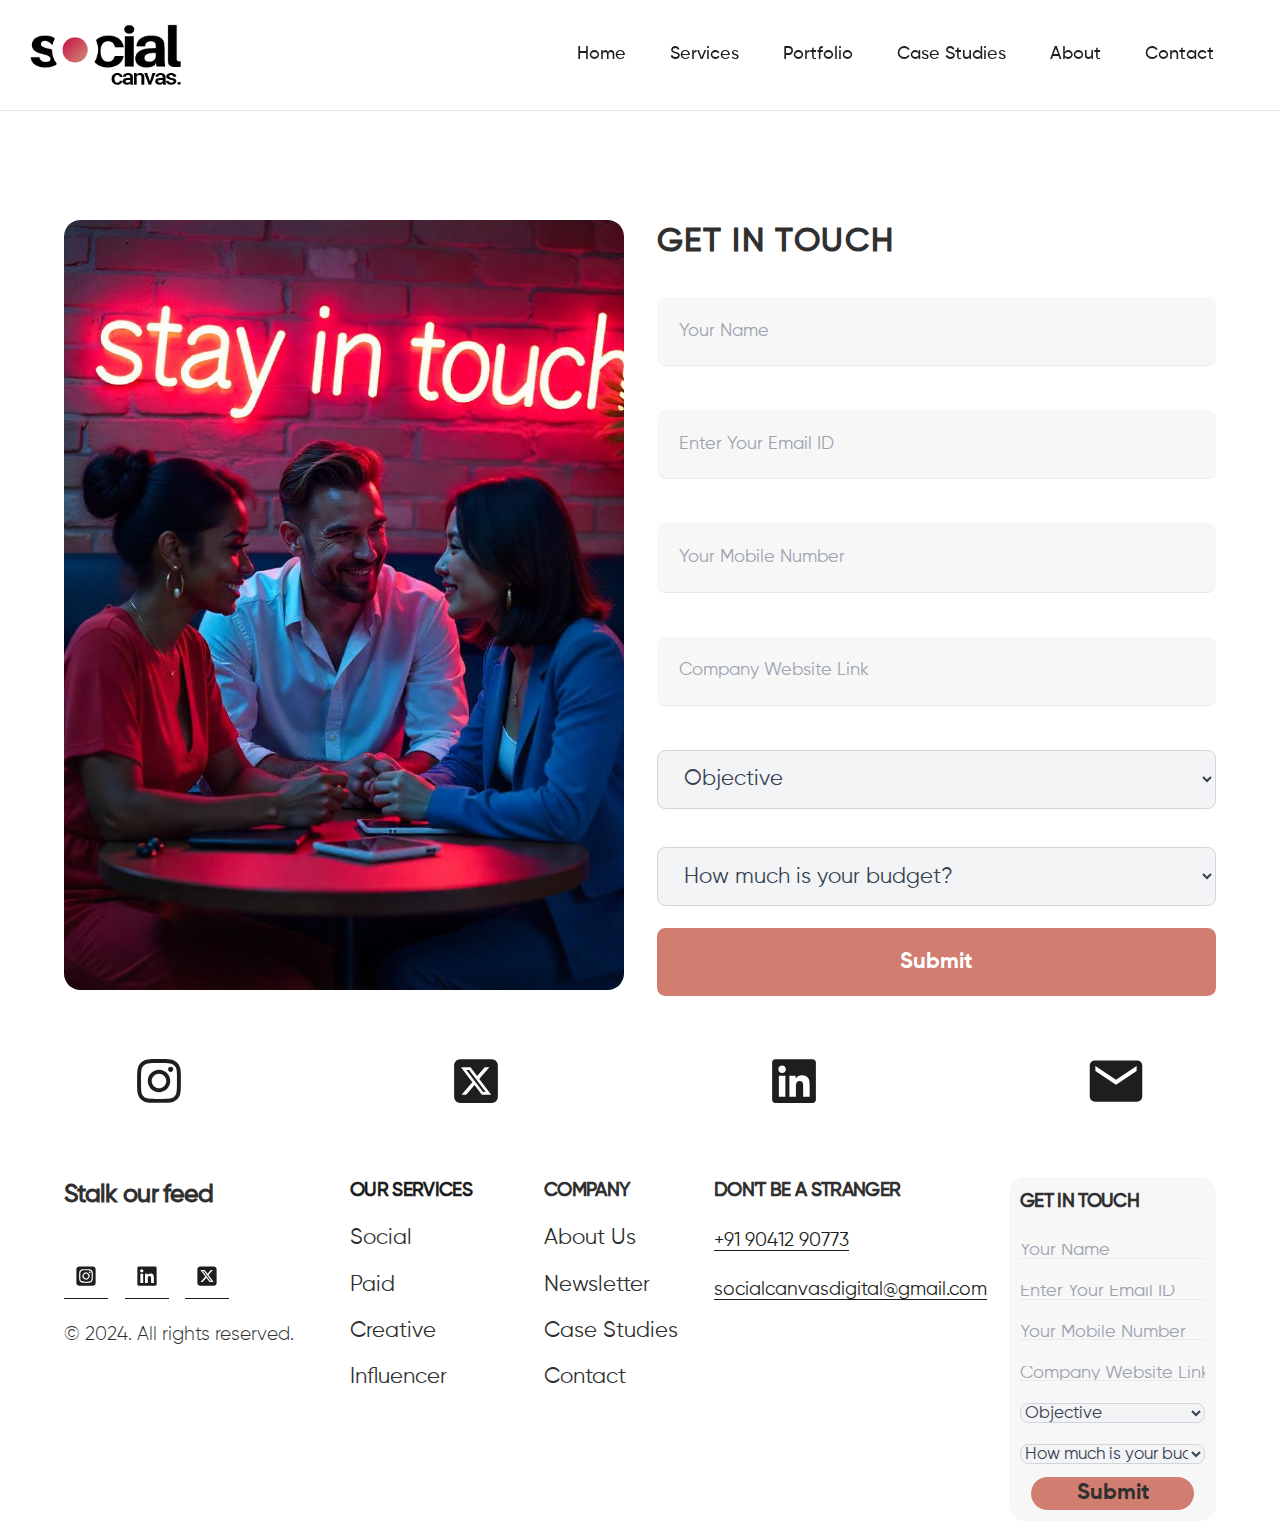
<file: contact.html>
<!DOCTYPE html><html lang="en"><head><meta charSet="utf-8"/><meta name="viewport" content="width=device-width, initial-scale=1"/><link rel="preload" as="image" href="assets/images/logo.png"/><link rel="stylesheet" href="/_next/static/css/d498c84e4ab246b3.css" data-precedence="next"/><link rel="stylesheet" href="/_next/static/css/cb402d13e7e1da66.css" data-precedence="next"/><link rel="preload" as="script" fetchPriority="low" href="/_next/static/chunks/webpack-c9d724da7f04a190.js"/><script src="/_next/static/chunks/4bd1b696-92810b4b4ece63ad.js" async=""></script><script src="/_next/static/chunks/517-f63829a664ed57eb.js" async=""></script><script src="/_next/static/chunks/main-app-a1ee7651ab3661ef.js" async=""></script><script src="/_next/static/chunks/app/layout-9014ef830c570835.js" async=""></script><script src="/_next/static/chunks/970-14bad98e881e4a3b.js" async=""></script><script src="/_next/static/chunks/app/contact/page-bfeaba9c3678f5a8.js" async=""></script><link rel="preload" href="assets/scripts/core.jquery.js" as="script"/><link rel="preload" href="assets/scripts/plugin.imagesloaded.pkgd.js" as="script"/><link rel="preload" href="assets/scripts/plugin.in-viewport.js" as="script"/><link rel="preload" href="assets/scripts/plugin.animate.js" as="script"/><link rel="preload" href="assets/scripts/plugin.isotope.pkgd.min.js" as="script"/><link rel="preload" href="assets/scripts/plugin.ScrollToPlugin.min.js" as="script"/><link rel="preload" href="assets/scripts/plugin.SplitText.js" as="script"/><link rel="preload" href="assets/scripts/plugin.TweenMax.min.js" as="script"/><link rel="preload" href="assets/scripts/plugin.touchSwipe.min.js" as="script"/><link rel="preload" href="assets/scripts/plugin.typed.min.js" as="script"/><link rel="preload" href="assets/plugins/nevo-slider/nevo-slider.js" as="script"/><link rel="preload" href="assets/plugins/nevo-lightbox/nevo-lightbox.js" as="script"/><link rel="preload" href="assets/scripts/main.functions.js" as="script"/><title>Social Canvas</title><meta name="description" content="Generated by create next app"/><link rel="icon" href="/favicon.ico" type="image/x-icon" sizes="1245x1523"/><script src="/_next/static/chunks/polyfills-42372ed130431b0a.js" noModule=""></script></head><body class="__variable_4d318d __variable_ea5f4b antialiased"><div class="wrapper"><header class="header"><a class="brand" href="/"><img class="default" alt="Nevo example image" src="assets/images/logo.png"/><img class="white" alt="Nevo example image" src="assets/images/logo.png"/></a><ul class="menu main"><li class="menu-item  "><a class="menu-link" href="/">Home</a></li><li class="menu-item"><a class="menu-link" href="services">Services</a></li><li class="menu-item"><a class="menu-link" href="#">Portfolio</a></li><li class="menu-item has-dropdown"><a class="menu-link" href="#">Case Studies</a><ul class="dropdown-nav"><li class="menu-item"><a class="menu-link" href="theirapproach">Their Approach: Analyzed</a></li><li class="menu-item"><a class="menu-link" href="revamp">Our Take: Revamped</a></li></ul></li><li class="menu-item "><a class="menu-link" href="about-us">About</a></li><li class="menu-item"><a class="menu-link" href="contact">Contact</a></li></ul></header><div class="burger"><hr/><hr/><hr/></div><div class="content"><section class="mb-5"><div class="container "><div class="flex flex-col md:flex-row gap-6 py-10  rounded-xl"><div class="flex-1 flex justify-center w-full h-[540px] lg:h-[630px] xl:h-[770px]"><img alt="get in touch" loading="lazy" width="600" height="350" decoding="async" data-nimg="1" class="rounded-xl w-full h-full object-cover object-top" style="color:transparent" src="/assets/images/about/contact.jpeg"/></div><div class="w-full md:flex-1 text-center lg:text-left  rounded-xl"><h3 class="text-2xl font-semibold text-socialblack uppercase mb-6 tracking-wider">Get In Touch</h3><form class="space-y-4"><div class="relative"><input type="text" placeholder="Your Name" class="w-full px-4 py-3  text-white placeholder-gray-400 rounded-md focus:outline-none focus:ring-2 focus:ring-socialpeach"/></div><div class="relative"><input type="email" placeholder="Enter Your Email ID" class="w-full px-4 py-3  text-white placeholder-gray-400 rounded-md focus:outline-none focus:ring-2 focus:ring-socialpeach"/></div><div class="relative"><input type="tel" placeholder="Your Mobile Number" class="w-full px-4 py-3  text-white placeholder-gray-400 rounded-md focus:outline-none focus:ring-2 focus:ring-socialpeach"/></div><div class="relative"><input type="url" placeholder="Company Website Link" class="w-full px-4 py-3  text-white placeholder-gray-400 rounded-md focus:outline-none focus:ring-2 focus:ring-socialpeach"/></div><div class="relative"><select id="services" class="bg-gray-100 px-4 py-3 mb-3  text-gray-700  rounded-md border border-gray-300 w-full focus:outline-none focus:ring-2 focus:ring-blue-500"><option value="" disabled="" selected="">Objective</option><option value="social_media_management">I need help with Social Media Management.</option><option value="creative_design_services">Iʼm looking for creative design services.</option><option value="website_design_development">I want website design or development support.</option><option value="photography_video_shoot">I need photography or video shoot assistance.</option><option value="performance_marketing">I want to discuss performance marketing (ads).</option><option value="explore_services">Iʼm not sure, but Iʼd love to explore what you offer.</option></select></div><div class="relative"><select id="budget" class="bg-gray-100 px-4 py-3  text-gray-700  rounded-md border border-gray-300 w-full focus:outline-none focus:ring-2 focus:ring-blue-500"><option value="" disabled="" selected="">How much is your budget?</option><option value="₹35,000_₹50,000">₹35,000 - ₹50,000</option><option value="₹50,000_₹1,00,000">₹50,000 - ₹1,00,000</option><option value="₹1,00,000_₹1,50,000">₹1,00,000 - ₹1,50,000</option><option value="₹1,50,000_₹2,00,000">₹1,50,000 - ₹2,00,000</option><option value="unsure_budget text-wrap">I donʼt know my budget, depends on the conversation</option></select></div><button type="submit" class="w-full py-3 bg-socialpeach text-white font-semibold rounded-md hover:bg-socialblack hover:text-socialpeach transition duration-300">Submit</button></form></div></div></div><div class="flex justify-around items-center"><a href="#" class=" border-none"><svg stroke="currentColor" fill="currentColor" stroke-width="0" viewBox="0 0 448 512" height="50" width="50" xmlns="http://www.w3.org/2000/svg"><path d="M224.1 141c-63.6 0-114.9 51.3-114.9 114.9s51.3 114.9 114.9 114.9S339 319.5 339 255.9 287.7 141 224.1 141zm0 189.6c-41.1 0-74.7-33.5-74.7-74.7s33.5-74.7 74.7-74.7 74.7 33.5 74.7 74.7-33.6 74.7-74.7 74.7zm146.4-194.3c0 14.9-12 26.8-26.8 26.8-14.9 0-26.8-12-26.8-26.8s12-26.8 26.8-26.8 26.8 12 26.8 26.8zm76.1 27.2c-1.7-35.9-9.9-67.7-36.2-93.9-26.2-26.2-58-34.4-93.9-36.2-37-2.1-147.9-2.1-184.9 0-35.8 1.7-67.6 9.9-93.9 36.1s-34.4 58-36.2 93.9c-2.1 37-2.1 147.9 0 184.9 1.7 35.9 9.9 67.7 36.2 93.9s58 34.4 93.9 36.2c37 2.1 147.9 2.1 184.9 0 35.9-1.7 67.7-9.9 93.9-36.2 26.2-26.2 34.4-58 36.2-93.9 2.1-37 2.1-147.8 0-184.8zM398.8 388c-7.8 19.6-22.9 34.7-42.6 42.6-29.5 11.7-99.5 9-132.1 9s-102.7 2.6-132.1-9c-19.6-7.8-34.7-22.9-42.6-42.6-11.7-29.5-9-99.5-9-132.1s-2.6-102.7 9-132.1c7.8-19.6 22.9-34.7 42.6-42.6 29.5-11.7 99.5-9 132.1-9s102.7-2.6 132.1 9c19.6 7.8 34.7 22.9 42.6 42.6 11.7 29.5 9 99.5 9 132.1s2.7 102.7-9 132.1z"></path></svg></a><a href="#" class=" border-none"><svg stroke="currentColor" fill="currentColor" stroke-width="0" viewBox="0 0 448 512" height="50" width="50" xmlns="http://www.w3.org/2000/svg"><path d="M64 32C28.7 32 0 60.7 0 96V416c0 35.3 28.7 64 64 64H384c35.3 0 64-28.7 64-64V96c0-35.3-28.7-64-64-64H64zm297.1 84L257.3 234.6 379.4 396H283.8L209 298.1 123.3 396H75.8l111-126.9L69.7 116h98l67.7 89.5L313.6 116h47.5zM323.3 367.6L153.4 142.9H125.1L296.9 367.6h26.3z"></path></svg></a><a href="#" class=" border-none"><svg stroke="currentColor" fill="currentColor" stroke-width="0" viewBox="0 0 448 512" height="50" width="50" xmlns="http://www.w3.org/2000/svg"><path d="M416 32H31.9C14.3 32 0 46.5 0 64.3v383.4C0 465.5 14.3 480 31.9 480H416c17.6 0 32-14.5 32-32.3V64.3c0-17.8-14.4-32.3-32-32.3zM135.4 416H69V202.2h66.5V416zm-33.2-243c-21.3 0-38.5-17.3-38.5-38.5S80.9 96 102.2 96c21.2 0 38.5 17.3 38.5 38.5 0 21.3-17.2 38.5-38.5 38.5zm282.1 243h-66.4V312c0-24.8-.5-56.7-34.5-56.7-34.6 0-39.9 27-39.9 54.9V416h-66.4V202.2h63.7v29.2h.9c8.9-16.8 30.6-34.5 62.9-34.5 67.2 0 79.7 44.3 79.7 101.9V416z"></path></svg></a><a href="#" class=" border-none"><svg stroke="currentColor" fill="currentColor" stroke-width="0" viewBox="0 0 512 512" height="60" width="60" xmlns="http://www.w3.org/2000/svg"><path d="M437.332 80H74.668C51.199 80 32 99.198 32 122.667v266.666C32 412.802 51.199 432 74.668 432h362.664C460.801 432 480 412.802 480 389.333V122.667C480 99.198 460.801 80 437.332 80zM432 170.667L256 288 80 170.667V128l176 117.333L432 128v42.667z"></path></svg></a></div></section><section class="my-12"><div class="container"></div></section></div><div class="text-socialblack "><div class="container flex flex-col lg:flex-row justify-between items-start  lg:space-y-0"><div class="w-full lg:w-[200px] xl:w-[250px] flex flex-col  "><h3 class="text-lg font-bold mb-3 text-socialblack text-center lg:text-left">Stalk our feed</h3><div class="flex items-center justify-center lg:justify-start space-x-3 mt-4 text-socialblack"><a href="#" class="p-2"><span><svg stroke="currentColor" fill="currentColor" stroke-width="0" viewBox="0 0 448 512" height="1em" width="1em" xmlns="http://www.w3.org/2000/svg"><path d="M194.4 211.7a53.3 53.3 0 1 0 59.3 88.7 53.3 53.3 0 1 0 -59.3-88.7zm142.3-68.4c-5.2-5.2-11.5-9.3-18.4-12c-18.1-7.1-57.6-6.8-83.1-6.5c-4.1 0-7.9 .1-11.2 .1c-3.3 0-7.2 0-11.4-.1c-25.5-.3-64.8-.7-82.9 6.5c-6.9 2.7-13.1 6.8-18.4 12s-9.3 11.5-12 18.4c-7.1 18.1-6.7 57.7-6.5 83.2c0 4.1 .1 7.9 .1 11.1s0 7-.1 11.1c-.2 25.5-.6 65.1 6.5 83.2c2.7 6.9 6.8 13.1 12 18.4s11.5 9.3 18.4 12c18.1 7.1 57.6 6.8 83.1 6.5c4.1 0 7.9-.1 11.2-.1c3.3 0 7.2 0 11.4 .1c25.5 .3 64.8 .7 82.9-6.5c6.9-2.7 13.1-6.8 18.4-12s9.3-11.5 12-18.4c7.2-18 6.8-57.4 6.5-83c0-4.2-.1-8.1-.1-11.4s0-7.1 .1-11.4c.3-25.5 .7-64.9-6.5-83l0 0c-2.7-6.9-6.8-13.1-12-18.4zm-67.1 44.5A82 82 0 1 1 178.4 324.2a82 82 0 1 1 91.1-136.4zm29.2-1.3c-3.1-2.1-5.6-5.1-7.1-8.6s-1.8-7.3-1.1-11.1s2.6-7.1 5.2-9.8s6.1-4.5 9.8-5.2s7.6-.4 11.1 1.1s6.5 3.9 8.6 7s3.2 6.8 3.2 10.6c0 2.5-.5 5-1.4 7.3s-2.4 4.4-4.1 6.2s-3.9 3.2-6.2 4.2s-4.8 1.5-7.3 1.5l0 0c-3.8 0-7.5-1.1-10.6-3.2zM448 96c0-35.3-28.7-64-64-64H64C28.7 32 0 60.7 0 96V416c0 35.3 28.7 64 64 64H384c35.3 0 64-28.7 64-64V96zM357 389c-18.7 18.7-41.4 24.6-67 25.9c-26.4 1.5-105.6 1.5-132 0c-25.6-1.3-48.3-7.2-67-25.9s-24.6-41.4-25.8-67c-1.5-26.4-1.5-105.6 0-132c1.3-25.6 7.1-48.3 25.8-67s41.5-24.6 67-25.8c26.4-1.5 105.6-1.5 132 0c25.6 1.3 48.3 7.1 67 25.8s24.6 41.4 25.8 67c1.5 26.3 1.5 105.4 0 131.9c-1.3 25.6-7.1 48.3-25.8 67z"></path></svg></span></a><a href="#" class="p-2"><span><svg stroke="currentColor" fill="currentColor" stroke-width="0" viewBox="0 0 448 512" height="1em" width="1em" xmlns="http://www.w3.org/2000/svg"><path d="M416 32H31.9C14.3 32 0 46.5 0 64.3v383.4C0 465.5 14.3 480 31.9 480H416c17.6 0 32-14.5 32-32.3V64.3c0-17.8-14.4-32.3-32-32.3zM135.4 416H69V202.2h66.5V416zm-33.2-243c-21.3 0-38.5-17.3-38.5-38.5S80.9 96 102.2 96c21.2 0 38.5 17.3 38.5 38.5 0 21.3-17.2 38.5-38.5 38.5zm282.1 243h-66.4V312c0-24.8-.5-56.7-34.5-56.7-34.6 0-39.9 27-39.9 54.9V416h-66.4V202.2h63.7v29.2h.9c8.9-16.8 30.6-34.5 62.9-34.5 67.2 0 79.7 44.3 79.7 101.9V416z"></path></svg></span></a><a href="#" class="p-2"><span><svg stroke="currentColor" fill="currentColor" stroke-width="0" viewBox="0 0 448 512" height="1em" width="1em" xmlns="http://www.w3.org/2000/svg"><path d="M64 32C28.7 32 0 60.7 0 96V416c0 35.3 28.7 64 64 64H384c35.3 0 64-28.7 64-64V96c0-35.3-28.7-64-64-64H64zm297.1 84L257.3 234.6 379.4 396H283.8L209 298.1 123.3 396H75.8l111-126.9L69.7 116h98l67.7 89.5L313.6 116h47.5zM323.3 367.6L153.4 142.9H125.1L296.9 367.6h26.3z"></path></svg></span></a></div><div class="text-center lg:text-left py-4"><p class="text-sm text-socialblack">© 2024. All rights reserved.</p></div></div><div class="lg:w-[250px] xl:w-[400px] w-full flex gap-12 md:gap-0 justify-around "><div class=" text-socialblack text-center lg:text-left"><h3 class="text-sm font-semibold uppercase mb-3">Our Services</h3><ul class="space-y-2"><li>Social</li><li>Paid</li><li>Creative</li><li>Influencer</li></ul></div><div class=" text-center lg:text-left"><h3 class="text-sm font-semibold text-socialblack uppercase mb-3">Company</h3><ul class="space-y-2 mb-4 text-socialblack"><li>About Us</li><li>Newsletter</li><li>Case Studies</li><li>Contact</li></ul></div></div><div class="flex gap-4 md:flex-1  items-center md:items-start mx-auto md:w-full justify-center flex-col md:flex-row md:justify-around"><div class="w-full md:flex-1 text-center lg:text-left"><h3 class="text-sm font-semibold text-socialblack uppercase mb-3">Don&#x27;t be a stranger</h3><p class="mb-2 text-socialblack text-sm font-normal"> <a href="tel:+919041290773 ">+91 90412 90773</a></p><p class="text-socialblack text-sm font-normal"><a href="mailto:socialcanvasdigital@gmail.com">socialcanvasdigital@gmail.com</a></p></div><div class="w-full md:flex-1 text-center lg:text-left lighter-bg p-2 rounded-xl"><h3 class="text-sm font-semibold text-socialblack uppercase mb-3">Get In Touch</h3><form class="space-y-1 "><div class="relative"><input type="text" placeholder="Your Name" class="w-full h-[15px] p-0 m-0 bg-transparent text-white placeholder-gray-400 "/></div><div class="relative"><input type="email" placeholder="Enter Your Email ID" class="w-full h-[15px] p-0 m-0 bg-transparent text-white placeholder-gray-400 "/></div><div class="relative"><input type="tel" placeholder="Your Mobile Number" class="w-full h-[15px] p-0 m-0 bg-transparent text-white placeholder-gray-400 "/></div><div class="relative"><input type="url" placeholder="Company Website Link" class="w-full h-[15px] p-0 m-0 bg-transparent text-white placeholder-gray-400 "/></div><div class="relative"><select id="services" class="bg-gray-100 text-xs p-0 m-0 w-full h-[20px] text-gray-700  rounded-md border border-gray-300  focus:outline-none focus:ring-2 focus:ring-blue-500"><option value="" disabled="" selected="">Objective</option><option value="social_media_management">I need help with Social Media Management.</option><option value="creative_design_services">Iʼm looking for creative design services.</option><option value="website_design_development">I want website design or development support.</option><option value="photography_video_shoot">I need photography or video shoot assistance.</option><option value="performance_marketing">I want to discuss performance marketing (ads).</option><option value="explore_services">Iʼm not sure, but Iʼd love to explore what you offer.</option></select></div><div class="relative"><select id="budget" class="bg-gray-100 text-xs p-0 m-0 w-full h-[20px] text-gray-700  rounded-md border border-gray-300  focus:outline-none focus:ring-2 focus:ring-blue-500"><option value="" disabled="" class="text-xs" selected="">How much is your budget?</option><option value="₹35,000_₹50,000">₹35,000 - ₹50,000</option><option value="₹50,000_₹1,00,000">₹50,000 - ₹1,00,000</option><option value="₹1,00,000_₹1,50,000">₹1,00,000 - ₹1,50,000</option><option value="₹1,50,000_₹2,00,000">₹1,50,000 - ₹2,00,000</option><option value="unsure_budget text-wrap">I donʼt know my budget, depends on the conversation</option></select></div><button type="submit" class="bg-socialpeach rounded-xl px-2 mx-2 text-base font-semibold">Submit</button></form></div></div></div></div></div><script src="/_next/static/chunks/webpack-c9d724da7f04a190.js" async=""></script><script>(self.__next_f=self.__next_f||[]).push([0])</script><script>self.__next_f.push([1,"1:\"$Sreact.fragment\"\n2:I[5244,[],\"\"]\n3:I[3866,[],\"\"]\n4:I[3704,[\"177\",\"static/chunks/app/layout-9014ef830c570835.js\"],\"\"]\n5:I[7970,[\"970\",\"static/chunks/970-14bad98e881e4a3b.js\",\"977\",\"static/chunks/app/contact/page-bfeaba9c3678f5a8.js\"],\"Image\"]\n7:I[6213,[],\"OutletBoundary\"]\n9:I[6213,[],\"MetadataBoundary\"]\nb:I[6213,[],\"ViewportBoundary\"]\nd:I[4835,[],\"\"]\n:HL[\"/_next/static/css/d498c84e4ab246b3.css\",\"style\"]\n:HL[\"/_next/static/css/cb402d13e7e1da66.css\",\"style\"]\n6:T525,M194.4 211.7a53.3 53.3 0 1 0 59.3 88.7 53.3 53.3 0 1 0 -59.3-88.7zm142.3-68.4c-5.2-5.2-11.5-9.3-18.4-12c-18.1-7.1-57.6-6.8-83.1-6.5c-4.1 0-7.9 .1-11.2 .1c-3.3 0-7.2 0-11.4-.1c-25.5-.3-64.8-.7-82.9 6.5c-6.9 2.7-13.1 6.8-18.4 12s-9.3 11.5-12 18.4c-7.1 18.1-6.7 57.7-6.5 83.2c0 4.1 .1 7.9 .1 11.1s0 7-.1 11.1c-.2 25.5-.6 65.1 6.5 83.2c2.7 6.9 6.8 13.1 12 18.4s11.5 9.3 18.4 12c18.1 7.1 57.6 6.8 83.1 6.5c4.1 0 7.9-.1 11.2-.1c3.3 0 7.2 0 11.4 .1c25.5 .3 64.8 .7 82.9-6.5c6.9-2.7 13.1-6.8 18.4-12s9.3-11.5 12-18.4c7.2-18 6.8-57.4 6.5-83c0-4.2-.1-8.1-.1-11.4s0-7.1 .1-11.4c.3-25.5 .7-64.9-6.5-83l0 0c-2.7-6.9-6.8-13.1-12-18.4zm-67.1 44.5A82 82 0 1 1 178.4 324.2a82 82 0 1 1 91.1-136.4zm29.2-1.3c-3.1-2.1-5.6-5.1-7.1-8.6s-1.8-7.3-1.1-11.1s2.6-7.1 5.2-9.8s6.1-4.5 9.8-5.2s7.6-.4 11.1 1.1s6.5 3.9 8.6 7s3.2 6.8 3.2 10.6c0 2.5-.5 5-1.4 7.3s-2.4 4.4-4.1 6.2s-3.9 3.2-6.2 4.2s-4.8 1.5-7.3 1.5l0 0c-3.8 0-7.5-1.1-10.6-3.2zM448 96c0-35.3-28.7-64-64-64H64C28.7 32 0 60.7 0 96V416c0 35.3 28.7 64 64 64H384c35.3 0 64-28.7 64-64V96zM357 389c-18.7 18.7-41.4 24.6-67 25.9c-26.4 1.5-105.6 1.5-132 0c-25.6-1.3-48.3-7.2-67-25.9s-24.6-41.4-25.8-67c-1.5-26.4-1.5-105.6 0-132c1.3-25.6 7.1-48.3 25.8-67s41.5-24.6 67-25.8c26.4-1.5 105.6-1.5 132 0c25.6 1.3 48.3 7.1 67 25.8s24.6 41.4 25.8 67c1.5 26.3 1.5 105.4 0 131.9c-1.3 25.6-7.1 48.3-25.8 67z"])</script><script>self.__next_f.push([1,"0:{\"P\":null,\"b\":\"QEjbI3pj6GCepyi5T9cj9\",\"p\":\"\",\"c\":[\"\",\"contact\"],\"i\":false,\"f\":[[[\"\",{\"children\":[\"contact\",{\"children\":[\"__PAGE__\",{}]}]},\"$undefined\",\"$undefined\",true],[\"\",[\"$\",\"$1\",\"c\",{\"children\":[[[\"$\",\"link\",\"0\",{\"rel\":\"stylesheet\",\"href\":\"/_next/static/css/d498c84e4ab246b3.css\",\"precedence\":\"next\",\"crossOrigin\":\"$undefined\",\"nonce\":\"$undefined\"}],[\"$\",\"link\",\"1\",{\"rel\":\"stylesheet\",\"href\":\"/_next/static/css/cb402d13e7e1da66.css\",\"precedence\":\"next\",\"crossOrigin\":\"$undefined\",\"nonce\":\"$undefined\"}]],[\"$\",\"html\",null,{\"lang\":\"en\",\"children\":[\"$\",\"body\",null,{\"className\":\"__variable_4d318d __variable_ea5f4b antialiased\",\"children\":[[\"$\",\"$L2\",null,{\"parallelRouterKey\":\"children\",\"segmentPath\":[\"children\"],\"error\":\"$undefined\",\"errorStyles\":\"$undefined\",\"errorScripts\":\"$undefined\",\"template\":[\"$\",\"$L3\",null,{}],\"templateStyles\":\"$undefined\",\"templateScripts\":\"$undefined\",\"notFound\":[[],[[\"$\",\"title\",null,{\"children\":\"404: This page could not be found.\"}],[\"$\",\"div\",null,{\"style\":{\"fontFamily\":\"system-ui,\\\"Segoe UI\\\",Roboto,Helvetica,Arial,sans-serif,\\\"Apple Color Emoji\\\",\\\"Segoe UI Emoji\\\"\",\"height\":\"100vh\",\"textAlign\":\"center\",\"display\":\"flex\",\"flexDirection\":\"column\",\"alignItems\":\"center\",\"justifyContent\":\"center\"},\"children\":[\"$\",\"div\",null,{\"children\":[[\"$\",\"style\",null,{\"dangerouslySetInnerHTML\":{\"__html\":\"body{color:#000;background:#fff;margin:0}.next-error-h1{border-right:1px solid rgba(0,0,0,.3)}@media (prefers-color-scheme:dark){body{color:#fff;background:#000}.next-error-h1{border-right:1px solid rgba(255,255,255,.3)}}\"}}],[\"$\",\"h1\",null,{\"className\":\"next-error-h1\",\"style\":{\"display\":\"inline-block\",\"margin\":\"0 20px 0 0\",\"padding\":\"0 23px 0 0\",\"fontSize\":24,\"fontWeight\":500,\"verticalAlign\":\"top\",\"lineHeight\":\"49px\"},\"children\":404}],[\"$\",\"div\",null,{\"style\":{\"display\":\"inline-block\"},\"children\":[\"$\",\"h2\",null,{\"style\":{\"fontSize\":14,\"fontWeight\":400,\"lineHeight\":\"49px\",\"margin\":0},\"children\":\"This page could not be found.\"}]}]]}]}]]],\"forbidden\":\"$undefined\",\"unauthorized\":\"$undefined\"}],[\"$\",\"$L4\",null,{\"src\":\"assets/scripts/core.jquery.js\"}],[\"$\",\"$L4\",null,{\"src\":\"assets/scripts/plugin.imagesloaded.pkgd.js\"}],[\"$\",\"$L4\",null,{\"src\":\"assets/scripts/plugin.in-viewport.js\"}],[\"$\",\"$L4\",null,{\"src\":\"assets/scripts/plugin.animate.js\"}],[\"$\",\"$L4\",null,{\"src\":\"assets/scripts/plugin.isotope.pkgd.min.js\"}],[\"$\",\"$L4\",null,{\"src\":\"assets/scripts/plugin.ScrollToPlugin.min.js\"}],[\"$\",\"$L4\",null,{\"src\":\"assets/scripts/plugin.SplitText.js\"}],[\"$\",\"$L4\",null,{\"src\":\"assets/scripts/plugin.TweenMax.min.js\"}],[\"$\",\"$L4\",null,{\"src\":\"assets/scripts/plugin.touchSwipe.min.js\"}],[\"$\",\"$L4\",null,{\"src\":\"assets/scripts/plugin.typed.min.js\"}],[\"$\",\"$L4\",null,{\"src\":\"assets/plugins/nevo-slider/nevo-slider.js\"}],[\"$\",\"$L4\",null,{\"src\":\"assets/plugins/nevo-lightbox/nevo-lightbox.js\"}],[\"$\",\"$L4\",null,{\"src\":\"assets/scripts/main.functions.js\"}]]}]}]]}],{\"children\":[\"contact\",[\"$\",\"$1\",\"c\",{\"children\":[null,[\"$\",\"$L2\",null,{\"parallelRouterKey\":\"children\",\"segmentPath\":[\"children\",\"contact\",\"children\"],\"error\":\"$undefined\",\"errorStyles\":\"$undefined\",\"errorScripts\":\"$undefined\",\"template\":[\"$\",\"$L3\",null,{}],\"templateStyles\":\"$undefined\",\"templateScripts\":\"$undefined\",\"notFound\":\"$undefined\",\"forbidden\":\"$undefined\",\"unauthorized\":\"$undefined\"}]]}],{\"children\":[\"__PAGE__\",[\"$\",\"$1\",\"c\",{\"children\":[[\"$\",\"div\",null,{\"className\":\"wrapper\",\"children\":[[[\"$\",\"header\",null,{\"className\":\"header\",\"children\":[[\"$\",\"a\",null,{\"className\":\"brand\",\"href\":\"/\",\"children\":[[\"$\",\"img\",null,{\"className\":\"default\",\"alt\":\"Nevo example image\",\"src\":\"assets/images/logo.png\"}],[\"$\",\"img\",null,{\"className\":\"white\",\"alt\":\"Nevo example image\",\"src\":\"assets/images/logo.png\"}]]}],[\"$\",\"ul\",null,{\"className\":\"menu main\",\"children\":[[\"$\",\"li\",null,{\"className\":\"menu-item  \",\"children\":[\"$\",\"a\",null,{\"className\":\"menu-link\",\"href\":\"/\",\"children\":\"Home\"}]}],[\"$\",\"li\",null,{\"className\":\"menu-item\",\"children\":[\"$\",\"a\",null,{\"className\":\"menu-link\",\"href\":\"services\",\"children\":\"Services\"}]}],[\"$\",\"li\",null,{\"className\":\"menu-item\",\"children\":[\"$\",\"a\",null,{\"className\":\"menu-link\",\"href\":\"#\",\"children\":\"Portfolio\"}]}],[\"$\",\"li\",null,{\"className\":\"menu-item has-dropdown\",\"children\":[[\"$\",\"a\",null,{\"className\":\"menu-link\",\"href\":\"#\",\"children\":\"Case Studies\"}],[\"$\",\"ul\",null,{\"className\":\"dropdown-nav\",\"children\":[[\"$\",\"li\",null,{\"className\":\"menu-item\",\"children\":[\"$\",\"a\",null,{\"className\":\"menu-link\",\"href\":\"theirapproach\",\"children\":\"Their Approach: Analyzed\"}]}],[\"$\",\"li\",null,{\"className\":\"menu-item\",\"children\":[\"$\",\"a\",null,{\"className\":\"menu-link\",\"href\":\"revamp\",\"children\":\"Our Take: Revamped\"}]}]]}]]}],[\"$\",\"li\",null,{\"className\":\"menu-item \",\"children\":[\"$\",\"a\",null,{\"className\":\"menu-link\",\"href\":\"about-us\",\"children\":\"About\"}]}],[\"$\",\"li\",null,{\"className\":\"menu-item\",\"children\":[\"$\",\"a\",null,{\"className\":\"menu-link\",\"href\":\"contact\",\"children\":\"Contact\"}]}]]}]]}],[\"$\",\"div\",null,{\"className\":\"burger\",\"children\":[[\"$\",\"hr\",null,{}],[\"$\",\"hr\",null,{}],[\"$\",\"hr\",null,{}]]}]],[\"$\",\"div\",null,{\"className\":\"content\",\"children\":[[\"$\",\"section\",null,{\"className\":\"mb-5\",\"children\":[[\"$\",\"div\",null,{\"className\":\"container \",\"children\":[\"$\",\"div\",null,{\"className\":\"flex flex-col md:flex-row gap-6 py-10  rounded-xl\",\"children\":[[\"$\",\"div\",null,{\"className\":\"flex-1 flex justify-center w-full h-[540px] lg:h-[630px] xl:h-[770px]\",\"children\":[\"$\",\"$L5\",null,{\"src\":\"/assets/images/about/contact.jpeg\",\"width\":600,\"height\":350,\"alt\":\"get in touch\",\"className\":\"rounded-xl w-full h-full object-cover object-top\"}]}],[\"$\",\"div\",null,{\"className\":\"w-full md:flex-1 text-center lg:text-left  rounded-xl\",\"children\":[[\"$\",\"h3\",null,{\"className\":\"text-2xl font-semibold text-socialblack uppercase mb-6 tracking-wider\",\"children\":\"Get In Touch\"}],[\"$\",\"form\",null,{\"className\":\"space-y-4\",\"children\":[[\"$\",\"div\",null,{\"className\":\"relative\",\"children\":[\"$\",\"input\",null,{\"type\":\"text\",\"placeholder\":\"Your Name\",\"className\":\"w-full px-4 py-3  text-white placeholder-gray-400 rounded-md focus:outline-none focus:ring-2 focus:ring-socialpeach\"}]}],[\"$\",\"div\",null,{\"className\":\"relative\",\"children\":[\"$\",\"input\",null,{\"type\":\"email\",\"placeholder\":\"Enter Your Email ID\",\"className\":\"w-full px-4 py-3  text-white placeholder-gray-400 rounded-md focus:outline-none focus:ring-2 focus:ring-socialpeach\"}]}],[\"$\",\"div\",null,{\"className\":\"relative\",\"children\":[\"$\",\"input\",null,{\"type\":\"tel\",\"placeholder\":\"Your Mobile Number\",\"className\":\"w-full px-4 py-3  text-white placeholder-gray-400 rounded-md focus:outline-none focus:ring-2 focus:ring-socialpeach\"}]}],[\"$\",\"div\",null,{\"className\":\"relative\",\"children\":[\"$\",\"input\",null,{\"type\":\"url\",\"placeholder\":\"Company Website Link\",\"className\":\"w-full px-4 py-3  text-white placeholder-gray-400 rounded-md focus:outline-none focus:ring-2 focus:ring-socialpeach\"}]}],[\"$\",\"div\",null,{\"className\":\"relative\",\"children\":[\"$\",\"select\",null,{\"id\":\"services\",\"defaultValue\":\"\",\"className\":\"bg-gray-100 px-4 py-3 mb-3  text-gray-700  rounded-md border border-gray-300 w-full focus:outline-none focus:ring-2 focus:ring-blue-500\",\"children\":[[\"$\",\"option\",null,{\"value\":\"\",\"disabled\":true,\"children\":\"Objective\"}],[\"$\",\"option\",null,{\"value\":\"social_media_management\",\"children\":\"I need help with Social Media Management.\"}],[\"$\",\"option\",null,{\"value\":\"creative_design_services\",\"children\":\"Iʼm looking for creative design services.\"}],[\"$\",\"option\",null,{\"value\":\"website_design_development\",\"children\":\"I want website design or development support.\"}],[\"$\",\"option\",null,{\"value\":\"photography_video_shoot\",\"children\":\"I need photography or video shoot assistance.\"}],[\"$\",\"option\",null,{\"value\":\"performance_marketing\",\"children\":\"I want to discuss performance marketing (ads).\"}],[\"$\",\"option\",null,{\"value\":\"explore_services\",\"children\":\"Iʼm not sure, but Iʼd love to explore what you offer.\"}]]}]}],[\"$\",\"div\",null,{\"className\":\"relative\",\"children\":[\"$\",\"select\",null,{\"id\":\"budget\",\"defaultValue\":\"\",\"className\":\"bg-gray-100 px-4 py-3  text-gray-700  rounded-md border border-gray-300 w-full focus:outline-none focus:ring-2 focus:ring-blue-500\",\"children\":[[\"$\",\"option\",null,{\"value\":\"\",\"disabled\":true,\"children\":\"How much is your budget?\"}],[\"$\",\"option\",null,{\"value\":\"₹35,000_₹50,000\",\"children\":\"₹35,000 - ₹50,000\"}],[\"$\",\"option\",null,{\"value\":\"₹50,000_₹1,00,000\",\"children\":\"₹50,000 - ₹1,00,000\"}],[\"$\",\"option\",null,{\"value\":\"₹1,00,000_₹1,50,000\",\"children\":\"₹1,00,000 - ₹1,50,000\"}],[\"$\",\"option\",null,{\"value\":\"₹1,50,000_₹2,00,000\",\"children\":\"₹1,50,000 - ₹2,00,000\"}],[\"$\",\"option\",null,{\"value\":\"unsure_budget text-wrap\",\"children\":\"I donʼt know my budget, depends on the conversation\"}]]}]}],[\"$\",\"button\",null,{\"type\":\"submit\",\"className\":\"w-full py-3 bg-socialpeach text-white font-semibold rounded-md hover:bg-socialblack hover:text-socialpeach transition duration-300\",\"children\":\"Submit\"}]]}]]}]]}]}],[\"$\",\"div\",null,{\"className\":\"flex justify-around items-center\",\"children\":[[\"$\",\"a\",null,{\"href\":\"#\",\"className\":\" border-none\",\"children\":[\"$\",\"svg\",null,{\"stroke\":\"currentColor\",\"fill\":\"currentColor\",\"strokeWidth\":\"0\",\"viewBox\":\"0 0 448 512\",\"children\":[\"$undefined\",[[\"$\",\"path\",\"0\",{\"d\":\"M224.1 141c-63.6 0-114.9 51.3-114.9 114.9s51.3 114.9 114.9 114.9S339 319.5 339 255.9 287.7 141 224.1 141zm0 189.6c-41.1 0-74.7-33.5-74.7-74.7s33.5-74.7 74.7-74.7 74.7 33.5 74.7 74.7-33.6 74.7-74.7 74.7zm146.4-194.3c0 14.9-12 26.8-26.8 26.8-14.9 0-26.8-12-26.8-26.8s12-26.8 26.8-26.8 26.8 12 26.8 26.8zm76.1 27.2c-1.7-35.9-9.9-67.7-36.2-93.9-26.2-26.2-58-34.4-93.9-36.2-37-2.1-147.9-2.1-184.9 0-35.8 1.7-67.6 9.9-93.9 36.1s-34.4 58-36.2 93.9c-2.1 37-2.1 147.9 0 184.9 1.7 35.9 9.9 67.7 36.2 93.9s58 34.4 93.9 36.2c37 2.1 147.9 2.1 184.9 0 35.9-1.7 67.7-9.9 93.9-36.2 26.2-26.2 34.4-58 36.2-93.9 2.1-37 2.1-147.8 0-184.8zM398.8 388c-7.8 19.6-22.9 34.7-42.6 42.6-29.5 11.7-99.5 9-132.1 9s-102.7 2.6-132.1-9c-19.6-7.8-34.7-22.9-42.6-42.6-11.7-29.5-9-99.5-9-132.1s-2.6-102.7 9-132.1c7.8-19.6 22.9-34.7 42.6-42.6 29.5-11.7 99.5-9 132.1-9s102.7-2.6 132.1 9c19.6 7.8 34.7 22.9 42.6 42.6 11.7 29.5 9 99.5 9 132.1s2.7 102.7-9 132.1z\",\"children\":[]}]]],\"className\":\"$undefined\",\"style\":{\"color\":\"$undefined\"},\"height\":50,\"width\":50,\"xmlns\":\"http://www.w3.org/2000/svg\"}]}],[\"$\",\"a\",null,{\"href\":\"#\",\"className\":\" border-none\",\"children\":[\"$\",\"svg\",null,{\"stroke\":\"currentColor\",\"fill\":\"currentColor\",\"strokeWidth\":\"0\",\"viewBox\":\"0 0 448 512\",\"children\":[\"$undefined\",[[\"$\",\"path\",\"0\",{\"d\":\"M64 32C28.7 32 0 60.7 0 96V416c0 35.3 28.7 64 64 64H384c35.3 0 64-28.7 64-64V96c0-35.3-28.7-64-64-64H64zm297.1 84L257.3 234.6 379.4 396H283.8L209 298.1 123.3 396H75.8l111-126.9L69.7 116h98l67.7 89.5L313.6 116h47.5zM323.3 367.6L153.4 142.9H125.1L296.9 367.6h26.3z\",\"children\":[]}]]],\"className\":\"$undefined\",\"style\":{\"color\":\"$undefined\"},\"height\":50,\"width\":50,\"xmlns\":\"http://www.w3.org/2000/svg\"}]}],[\"$\",\"a\",null,{\"href\":\"#\",\"className\":\" border-none\",\"children\":[\"$\",\"svg\",null,{\"stroke\":\"currentColor\",\"fill\":\"currentColor\",\"strokeWidth\":\"0\",\"viewBox\":\"0 0 448 512\",\"children\":[\"$undefined\",[[\"$\",\"path\",\"0\",{\"d\":\"M416 32H31.9C14.3 32 0 46.5 0 64.3v383.4C0 465.5 14.3 480 31.9 480H416c17.6 0 32-14.5 32-32.3V64.3c0-17.8-14.4-32.3-32-32.3zM135.4 416H69V202.2h66.5V416zm-33.2-243c-21.3 0-38.5-17.3-38.5-38.5S80.9 96 102.2 96c21.2 0 38.5 17.3 38.5 38.5 0 21.3-17.2 38.5-38.5 38.5zm282.1 243h-66.4V312c0-24.8-.5-56.7-34.5-56.7-34.6 0-39.9 27-39.9 54.9V416h-66.4V202.2h63.7v29.2h.9c8.9-16.8 30.6-34.5 62.9-34.5 67.2 0 79.7 44.3 79.7 101.9V416z\",\"children\":[]}]]],\"className\":\"$undefined\",\"style\":{\"color\":\"$undefined\"},\"height\":50,\"width\":50,\"xmlns\":\"http://www.w3.org/2000/svg\"}]}],[\"$\",\"a\",null,{\"href\":\"#\",\"className\":\" border-none\",\"children\":[\"$\",\"svg\",null,{\"stroke\":\"currentColor\",\"fill\":\"currentColor\",\"strokeWidth\":\"0\",\"viewBox\":\"0 0 512 512\",\"children\":[\"$undefined\",[[\"$\",\"path\",\"0\",{\"d\":\"M437.332 80H74.668C51.199 80 32 99.198 32 122.667v266.666C32 412.802 51.199 432 74.668 432h362.664C460.801 432 480 412.802 480 389.333V122.667C480 99.198 460.801 80 437.332 80zM432 170.667L256 288 80 170.667V128l176 117.333L432 128v42.667z\",\"children\":[]}]]],\"className\":\"$undefined\",\"style\":{\"color\":\"$undefined\"},\"height\":60,\"width\":60,\"xmlns\":\"http://www.w3.org/2000/svg\"}]}]]}]]}],[\"$\",\"section\",null,{\"className\":\"my-12\",\"children\":[\"$\",\"div\",null,{\"className\":\"container\"}]}]]}],[\"$\",\"div\",null,{\"className\":\"text-socialblack \",\"children\":[\"$\",\"div\",null,{\"className\":\"container flex flex-col lg:flex-row justify-between items-start  lg:space-y-0\",\"children\":[[\"$\",\"div\",null,{\"className\":\"w-full lg:w-[200px] xl:w-[250px] flex flex-col  \",\"children\":[[\"$\",\"h3\",null,{\"className\":\"text-lg font-bold mb-3 text-socialblack text-center lg:text-left\",\"children\":\"Stalk our feed\"}],[\"$\",\"div\",null,{\"className\":\"flex items-center justify-center lg:justify-start space-x-3 mt-4 text-socialblack\",\"children\":[[\"$\",\"a\",null,{\"href\":\"#\",\"className\":\"p-2\",\"children\":[\"$\",\"span\",null,{\"children\":[\"$\",\"svg\",null,{\"stroke\":\"currentColor\",\"fill\":\"currentColor\",\"strokeWidth\":\"0\",\"viewBox\":\"0 0 448 512\",\"children\":[\"$undefined\",[[\"$\",\"path\",\"0\",{\"d\":\"$6\",\"children\":[]}]]],\"className\":\"$undefined\",\"style\":{\"color\":\"$undefined\"},\"height\":\"1em\",\"width\":\"1em\",\"xmlns\":\"http://www.w3.org/2000/svg\"}]}]}],[\"$\",\"a\",null,{\"href\":\"#\",\"className\":\"p-2\",\"children\":[\"$\",\"span\",null,{\"children\":[\"$\",\"svg\",null,{\"stroke\":\"currentColor\",\"fill\":\"currentColor\",\"strokeWidth\":\"0\",\"viewBox\":\"0 0 448 512\",\"children\":[\"$undefined\",[[\"$\",\"path\",\"0\",{\"d\":\"M416 32H31.9C14.3 32 0 46.5 0 64.3v383.4C0 465.5 14.3 480 31.9 480H416c17.6 0 32-14.5 32-32.3V64.3c0-17.8-14.4-32.3-32-32.3zM135.4 416H69V202.2h66.5V416zm-33.2-243c-21.3 0-38.5-17.3-38.5-38.5S80.9 96 102.2 96c21.2 0 38.5 17.3 38.5 38.5 0 21.3-17.2 38.5-38.5 38.5zm282.1 243h-66.4V312c0-24.8-.5-56.7-34.5-56.7-34.6 0-39.9 27-39.9 54.9V416h-66.4V202.2h63.7v29.2h.9c8.9-16.8 30.6-34.5 62.9-34.5 67.2 0 79.7 44.3 79.7 101.9V416z\",\"children\":[]}]]],\"className\":\"$undefined\",\"style\":{\"color\":\"$undefined\"},\"height\":\"1em\",\"width\":\"1em\",\"xmlns\":\"http://www.w3.org/2000/svg\"}]}]}],[\"$\",\"a\",null,{\"href\":\"#\",\"className\":\"p-2\",\"children\":[\"$\",\"span\",null,{\"children\":[\"$\",\"svg\",null,{\"stroke\":\"currentColor\",\"fill\":\"currentColor\",\"strokeWidth\":\"0\",\"viewBox\":\"0 0 448 512\",\"children\":[\"$undefined\",[[\"$\",\"path\",\"0\",{\"d\":\"M64 32C28.7 32 0 60.7 0 96V416c0 35.3 28.7 64 64 64H384c35.3 0 64-28.7 64-64V96c0-35.3-28.7-64-64-64H64zm297.1 84L257.3 234.6 379.4 396H283.8L209 298.1 123.3 396H75.8l111-126.9L69.7 116h98l67.7 89.5L313.6 116h47.5zM323.3 367.6L153.4 142.9H125.1L296.9 367.6h26.3z\",\"children\":[]}]]],\"className\":\"$undefined\",\"style\":{\"color\":\"$undefined\"},\"height\":\"1em\",\"width\":\"1em\",\"xmlns\":\"http://www.w3.org/2000/svg\"}]}]}]]}],[\"$\",\"div\",null,{\"className\":\"text-center lg:text-left py-4\",\"children\":[\"$\",\"p\",null,{\"className\":\"text-sm text-socialblack\",\"children\":\"© 2024. All rights reserved.\"}]}]]}],[\"$\",\"div\",null,{\"className\":\"lg:w-[250px] xl:w-[400px] w-full flex gap-12 md:gap-0 justify-around \",\"children\":[[\"$\",\"div\",null,{\"className\":\" text-socialblack text-center lg:text-left\",\"children\":[[\"$\",\"h3\",null,{\"className\":\"text-sm font-semibold uppercase mb-3\",\"children\":\"Our Services\"}],[\"$\",\"ul\",null,{\"className\":\"space-y-2\",\"children\":[[\"$\",\"li\",null,{\"children\":\"Social\"}],[\"$\",\"li\",null,{\"children\":\"Paid\"}],[\"$\",\"li\",null,{\"children\":\"Creative\"}],[\"$\",\"li\",null,{\"children\":\"Influencer\"}]]}]]}],[\"$\",\"div\",null,{\"className\":\" text-center lg:text-left\",\"children\":[[\"$\",\"h3\",null,{\"className\":\"text-sm font-semibold text-socialblack uppercase mb-3\",\"children\":\"Company\"}],[\"$\",\"ul\",null,{\"className\":\"space-y-2 mb-4 text-socialblack\",\"children\":[[\"$\",\"li\",null,{\"children\":\"About Us\"}],[\"$\",\"li\",null,{\"children\":\"Newsletter\"}],[\"$\",\"li\",null,{\"children\":\"Case Studies\"}],[\"$\",\"li\",null,{\"children\":\"Contact\"}]]}]]}]]}],[\"$\",\"div\",null,{\"className\":\"flex gap-4 md:flex-1  items-center md:items-start mx-auto md:w-full justify-center flex-col md:flex-row md:justify-around\",\"children\":[[\"$\",\"div\",null,{\"className\":\"w-full md:flex-1 text-center lg:text-left\",\"children\":[[\"$\",\"h3\",null,{\"className\":\"text-sm font-semibold text-socialblack uppercase mb-3\",\"children\":\"Don't be a stranger\"}],[\"$\",\"p\",null,{\"className\":\"mb-2 text-socialblack text-sm font-normal\",\"children\":[\" \",[\"$\",\"a\",null,{\"href\":\"tel:+919041290773 \",\"children\":\"+91 90412 90773\"}]]}],[\"$\",\"p\",null,{\"className\":\"text-socialblack text-sm font-normal\",\"children\":[\"$\",\"a\",null,{\"href\":\"mailto:socialcanvasdigital@gmail.com\",\"children\":\"socialcanvasdigital@gmail.com\"}]}]]}],[\"$\",\"div\",null,{\"className\":\"w-full md:flex-1 text-center lg:text-left lighter-bg p-2 rounded-xl\",\"children\":[[\"$\",\"h3\",null,{\"className\":\"text-sm font-semibold text-socialblack uppercase mb-3\",\"children\":\"Get In Touch\"}],[\"$\",\"form\",null,{\"className\":\"space-y-1 \",\"children\":[[\"$\",\"div\",null,{\"className\":\"relative\",\"children\":[\"$\",\"input\",null,{\"type\":\"text\",\"placeholder\":\"Your Name\",\"className\":\"w-full h-[15px] p-0 m-0 bg-transparent text-white placeholder-gray-400 \"}]}],[\"$\",\"div\",null,{\"className\":\"relative\",\"children\":[\"$\",\"input\",null,{\"type\":\"email\",\"placeholder\":\"Enter Your Email ID\",\"className\":\"w-full h-[15px] p-0 m-0 bg-transparent text-white placeholder-gray-400 \"}]}],[\"$\",\"div\",null,{\"className\":\"relative\",\"children\":[\"$\",\"input\",null,{\"type\":\"tel\",\"placeholder\":\"Your Mobile Number\",\"className\":\"w-full h-[15px] p-0 m-0 bg-transparent text-white placeholder-gray-400 \"}]}],[\"$\",\"div\",null,{\"className\":\"relative\",\"children\":[\"$\",\"input\",null,{\"type\":\"url\",\"placeholder\":\"Company Website Link\",\"className\":\"w-full h-[15px] p-0 m-0 bg-transparent text-white placeholder-gray-400 \"}]}],[\"$\",\"div\",null,{\"className\":\"relative\",\"children\":[\"$\",\"select\",null,{\"id\":\"services\",\"defaultValue\":\"\",\"className\":\"bg-gray-100 text-xs p-0 m-0 w-full h-[20px] text-gray-700  rounded-md border border-gray-300  focus:outline-none focus:ring-2 focus:ring-blue-500\",\"children\":[[\"$\",\"option\",null,{\"value\":\"\",\"disabled\":true,\"children\":\"Objective\"}],[\"$\",\"option\",null,{\"value\":\"social_media_management\",\"children\":\"I need help with Social Media Management.\"}],[\"$\",\"option\",null,{\"value\":\"creative_design_services\",\"children\":\"Iʼm looking for creative design services.\"}],[\"$\",\"option\",null,{\"value\":\"website_design_development\",\"children\":\"I want website design or development support.\"}],[\"$\",\"option\",null,{\"value\":\"photography_video_shoot\",\"children\":\"I need photography or video shoot assistance.\"}],[\"$\",\"option\",null,{\"value\":\"performance_marketing\",\"children\":\"I want to discuss performance marketing (ads).\"}],[\"$\",\"option\",null,{\"value\":\"explore_services\",\"children\":\"Iʼm not sure, but Iʼd love to explore what you offer.\"}]]}]}],[\"$\",\"div\",null,{\"className\":\"relative\",\"children\":[\"$\",\"select\",null,{\"id\":\"budget\",\"defaultValue\":\"\",\"className\":\"bg-gray-100 text-xs p-0 m-0 w-full h-[20px] text-gray-700  rounded-md border border-gray-300  focus:outline-none focus:ring-2 focus:ring-blue-500\",\"children\":[[\"$\",\"option\",null,{\"value\":\"\",\"disabled\":true,\"className\":\"text-xs\",\"children\":\"How much is your budget?\"}],[\"$\",\"option\",null,{\"value\":\"₹35,000_₹50,000\",\"children\":\"₹35,000 - ₹50,000\"}],[\"$\",\"option\",null,{\"value\":\"₹50,000_₹1,00,000\",\"children\":\"₹50,000 - ₹1,00,000\"}],[\"$\",\"option\",null,{\"value\":\"₹1,00,000_₹1,50,000\",\"children\":\"₹1,00,000 - ₹1,50,000\"}],[\"$\",\"option\",null,{\"value\":\"₹1,50,000_₹2,00,000\",\"children\":\"₹1,50,000 - ₹2,00,000\"}],[\"$\",\"option\",null,{\"value\":\"unsure_budget text-wrap\",\"children\":\"I donʼt know my budget, depends on the conversation\"}]]}]}],[\"$\",\"button\",null,{\"type\":\"submit\",\"className\":\"bg-socialpeach rounded-xl px-2 mx-2 text-base font-semibold\",\"children\":\"Submit\"}]]}]]}]]}]]}]}]]}],null,[\"$\",\"$L7\",null,{\"children\":\"$L8\"}]]}],{},null,false]},null,false]},null,false],[\"$\",\"$1\",\"h\",{\"children\":[null,[\"$\",\"$1\",\"kxxcQOQ9rXHkVf7cKm_1P\",{\"children\":[[\"$\",\"$L9\",null,{\"children\":\"$La\"}],[\"$\",\"$Lb\",null,{\"children\":\"$Lc\"}],null]}]]}],false]],\"m\":\"$undefined\",\"G\":[\"$d\",\"$undefined\"],\"s\":false,\"S\":true}\n"])</script><script>self.__next_f.push([1,"c:[[\"$\",\"meta\",\"0\",{\"name\":\"viewport\",\"content\":\"width=device-width, initial-scale=1\"}]]\na:[[\"$\",\"meta\",\"0\",{\"charSet\":\"utf-8\"}],[\"$\",\"title\",\"1\",{\"children\":\"Social Canvas\"}],[\"$\",\"meta\",\"2\",{\"name\":\"description\",\"content\":\"Generated by create next app\"}],[\"$\",\"link\",\"3\",{\"rel\":\"icon\",\"href\":\"/favicon.ico\",\"type\":\"image/x-icon\",\"sizes\":\"1245x1523\"}]]\n"])</script><script>self.__next_f.push([1,"8:null\n"])</script></body></html>
</file>
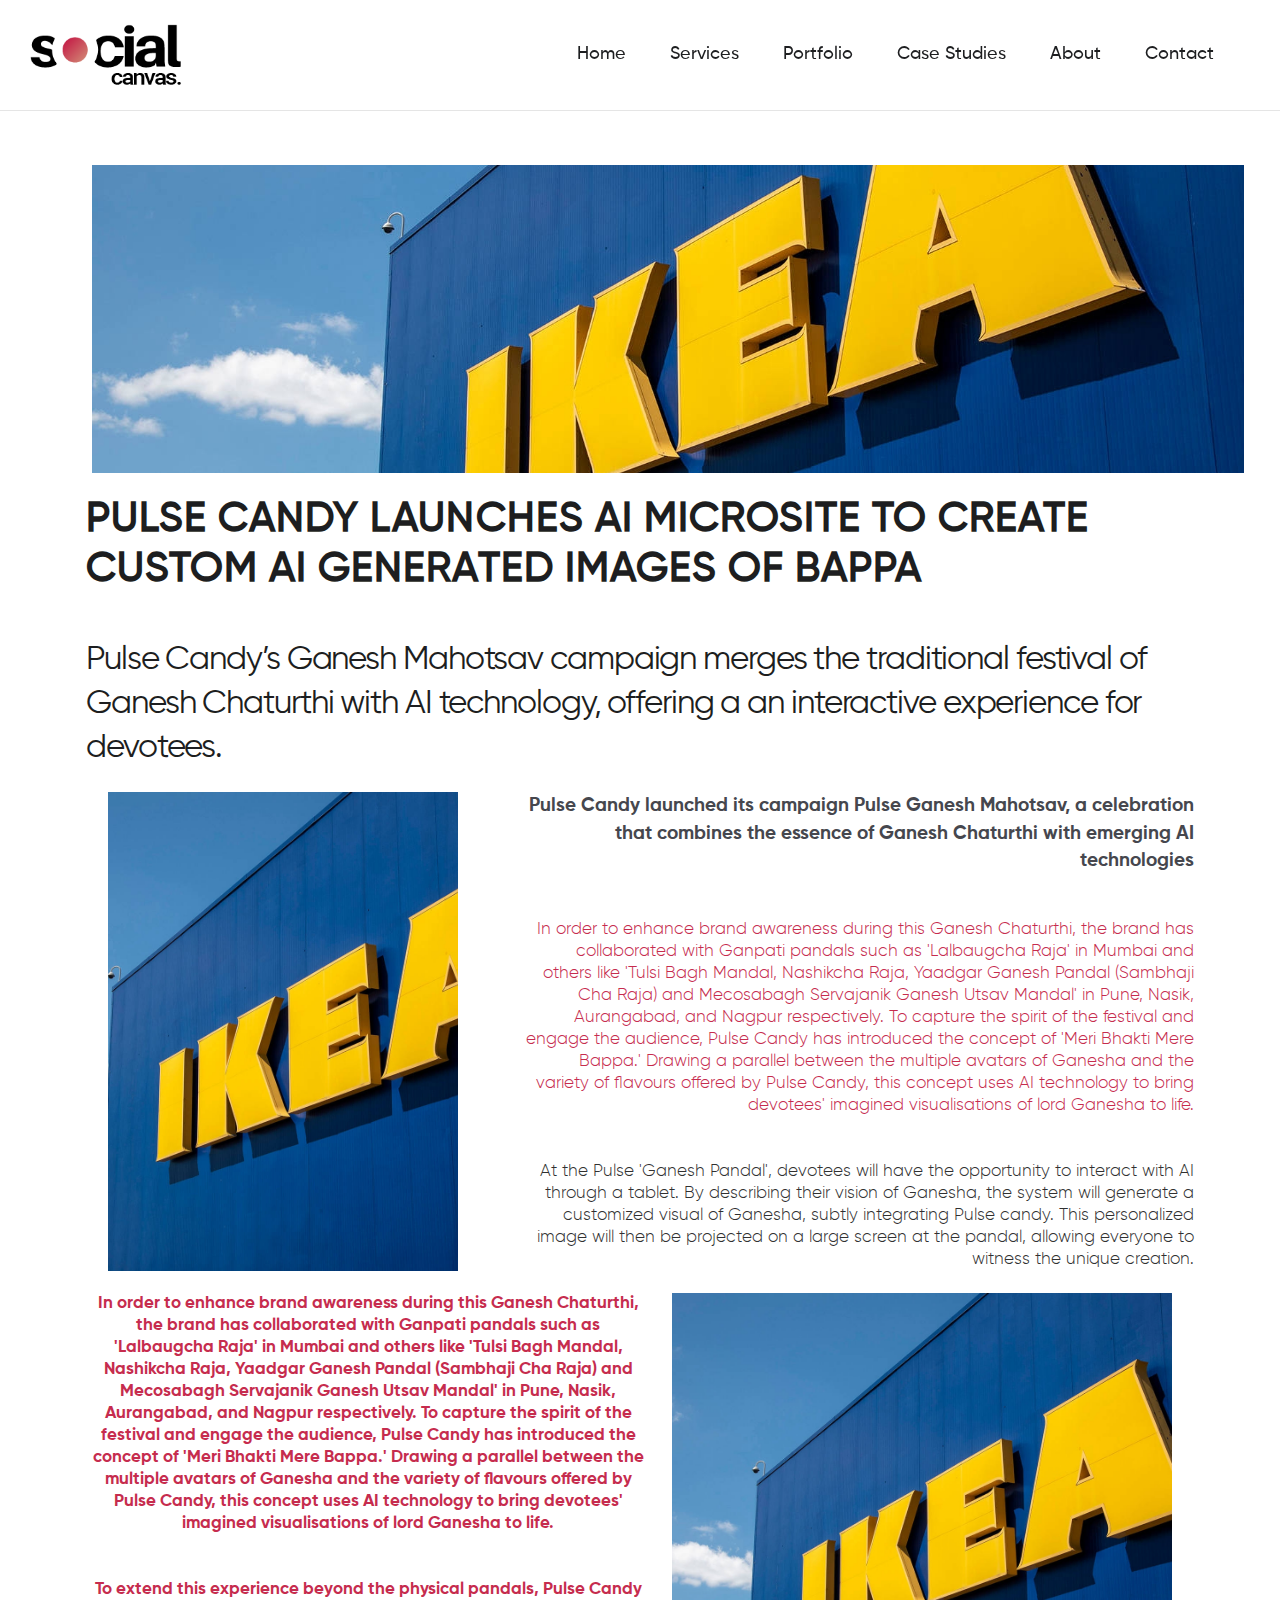
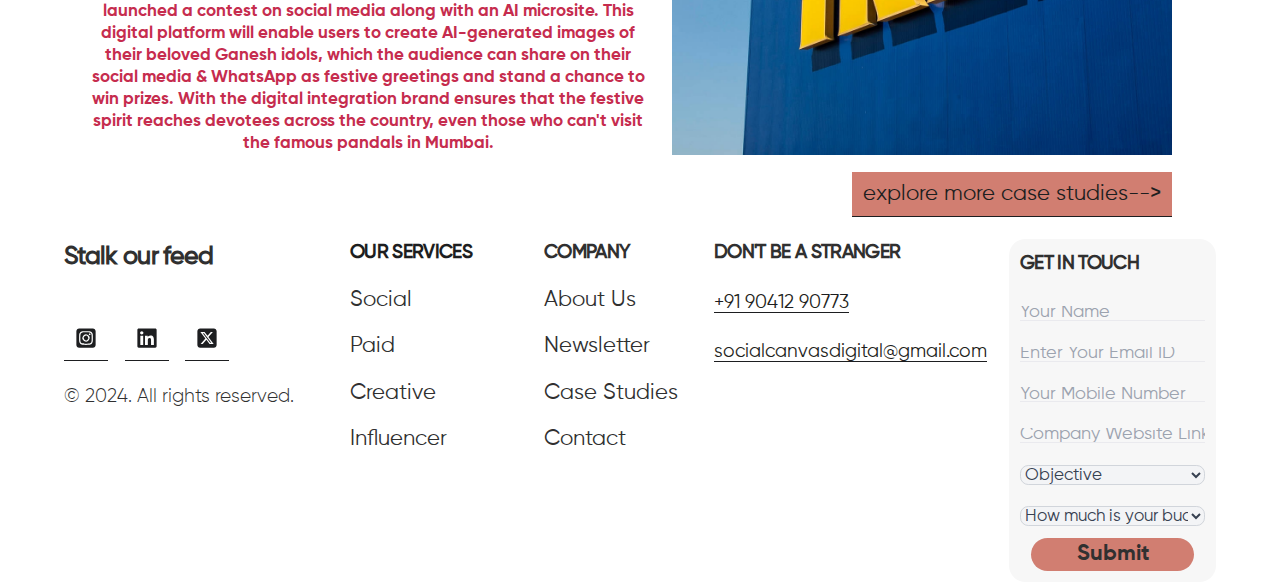
<file: revamp.html>
<!DOCTYPE html><html lang="en"><head><meta charSet="utf-8"/><meta name="viewport" content="width=device-width, initial-scale=1"/><link rel="preload" as="image" href="assets/images/logo.png"/><link rel="stylesheet" href="/_next/static/css/d498c84e4ab246b3.css" data-precedence="next"/><link rel="stylesheet" href="/_next/static/css/cb402d13e7e1da66.css" data-precedence="next"/><link rel="preload" as="script" fetchPriority="low" href="/_next/static/chunks/webpack-c9d724da7f04a190.js"/><script src="/_next/static/chunks/4bd1b696-92810b4b4ece63ad.js" async=""></script><script src="/_next/static/chunks/517-f63829a664ed57eb.js" async=""></script><script src="/_next/static/chunks/main-app-a1ee7651ab3661ef.js" async=""></script><script src="/_next/static/chunks/app/layout-9014ef830c570835.js" async=""></script><script src="/_next/static/chunks/970-14bad98e881e4a3b.js" async=""></script><script src="/_next/static/chunks/app/(casestudy)/revamp/page-7a38c0728fef7e0d.js" async=""></script><link rel="preload" href="assets/scripts/core.jquery.js" as="script"/><link rel="preload" href="assets/scripts/plugin.imagesloaded.pkgd.js" as="script"/><link rel="preload" href="assets/scripts/plugin.in-viewport.js" as="script"/><link rel="preload" href="assets/scripts/plugin.animate.js" as="script"/><link rel="preload" href="assets/scripts/plugin.isotope.pkgd.min.js" as="script"/><link rel="preload" href="assets/scripts/plugin.ScrollToPlugin.min.js" as="script"/><link rel="preload" href="assets/scripts/plugin.SplitText.js" as="script"/><link rel="preload" href="assets/scripts/plugin.TweenMax.min.js" as="script"/><link rel="preload" href="assets/scripts/plugin.touchSwipe.min.js" as="script"/><link rel="preload" href="assets/scripts/plugin.typed.min.js" as="script"/><link rel="preload" href="assets/plugins/nevo-slider/nevo-slider.js" as="script"/><link rel="preload" href="assets/plugins/nevo-lightbox/nevo-lightbox.js" as="script"/><link rel="preload" href="assets/scripts/main.functions.js" as="script"/><title>Social Canvas</title><meta name="description" content="Generated by create next app"/><link rel="icon" href="/favicon.ico" type="image/x-icon" sizes="1245x1523"/><script src="/_next/static/chunks/polyfills-42372ed130431b0a.js" noModule=""></script></head><body class="__variable_4d318d __variable_ea5f4b antialiased"><div class="wrapper"><header class="header"><a class="brand" href="/"><img class="default" alt="Nevo example image" src="assets/images/logo.png"/><img class="white" alt="Nevo example image" src="assets/images/logo.png"/></a><ul class="menu main"><li class="menu-item  "><a class="menu-link" href="/">Home</a></li><li class="menu-item"><a class="menu-link" href="services">Services</a></li><li class="menu-item"><a class="menu-link" href="#">Portfolio</a></li><li class="menu-item has-dropdown"><a class="menu-link" href="#">Case Studies</a><ul class="dropdown-nav"><li class="menu-item"><a class="menu-link" href="theirapproach">Their Approach: Analyzed</a></li><li class="menu-item"><a class="menu-link" href="revamp">Our Take: Revamped</a></li></ul></li><li class="menu-item "><a class="menu-link" href="about-us">About</a></li><li class="menu-item"><a class="menu-link" href="contact">Contact</a></li></ul></header><div class="burger"><hr/><hr/><hr/></div><div class="content"><section class="mb-5"><div class="container"><div><div class="w-full bg-socialpeach h-56 lg:mx-5"><img alt="case study" loading="lazy" width="1000" height="500" decoding="async" data-nimg="1" class="w-full h-full object-cover" style="color:transparent" src="/assets/images/caseStudy/12.jpg"/></div><div><h1 class="text-2xl md:text-3xl font-semibold text-wrap tracking-wide md:p-4"> <!-- -->PULSE CANDY LAUNCHES AI MICROSITE TO CREATE CUSTOM AI GENERATED IMAGES OF BAPPA</h1><h4 class="md:px-4 md:text-2xl text-xl"> <!-- -->Pulse Candy’s Ganesh Mahotsav campaign merges the traditional festival of Ganesh Chaturthi with AI technology, offering a an interactive experience for devotees.</h4><div class="lg:flex md:px-4"><div class="lg:w-[250px] xl:w-[350px] bg-socialpeach md:mx-4"><img alt="caseStudy" loading="lazy" width="1000" height="500" decoding="async" data-nimg="1" class="w-full h-full object-cover" style="color:transparent" src="/assets/images/caseStudy/12.jpg"/></div><div class="py-5 lg:py-0 lg:text-end flex-1 lg:pl-8"><p class="text-sm font-semibold">Pulse Candy launched its campaign Pulse Ganesh Mahotsav, a celebration that combines the essence of Ganesh Chaturthi with emerging AI technologies</p><p class="text-sm  md:text-xs text-socialred"> <!-- -->In order to enhance brand awareness during this Ganesh Chaturthi, the brand has collaborated with Ganpati pandals such as &#x27;Lalbaugcha Raja&#x27; in Mumbai and others like &#x27;Tulsi Bagh Mandal, Nashikcha Raja, Yaadgar Ganesh Pandal (Sambhaji Cha Raja) and Mecosabagh Servajanik Ganesh Utsav Mandal&#x27; in Pune, Nasik, Aurangabad, and Nagpur respectively. To capture the spirit of the festival and engage the audience, Pulse Candy has introduced the concept of &#x27;Meri Bhakti Mere Bappa.&#x27; Drawing a parallel between the multiple avatars of Ganesha and the variety of flavours offered by Pulse Candy, this concept uses AI technology to bring devotees&#x27; imagined visualisations of lord Ganesha to life.</p><p class="text-sm md:text-xs text-socialblack">At the Pulse &#x27;Ganesh Pandal&#x27;, devotees will have the opportunity to interact with AI through a tablet. By describing their vision of Ganesha, the system will generate a customized visual of Ganesha, subtly integrating Pulse candy. This personalized image will then be projected on a large screen at the pandal, allowing everyone to witness the unique creation.</p></div></div><div class="lg:flex md:p-4 "><div class="lg:w-[350px] xl:w-[500px] bg-socialpeach mx-4 lg:order-2"><img alt="caseStudy" loading="lazy" width="1000" height="500" decoding="async" data-nimg="1" class="w-full h-full object-cover" style="color:transparent" src="/assets/images/caseStudy/12.jpg"/></div><div class="text-justify md:text-center flex-1 py-3 lg:py-0  lg:order-1"><p class="text-sm md:text-xs font-semibold text-socialred"> <!-- -->In order to enhance brand awareness during this Ganesh Chaturthi, the brand has collaborated with Ganpati pandals such as &#x27;Lalbaugcha Raja&#x27; in Mumbai and others like &#x27;Tulsi Bagh Mandal, Nashikcha Raja, Yaadgar Ganesh Pandal (Sambhaji Cha Raja) and Mecosabagh Servajanik Ganesh Utsav Mandal&#x27; in Pune, Nasik, Aurangabad, and Nagpur respectively. To capture the spirit of the festival and engage the audience, Pulse Candy has introduced the concept of &#x27;Meri Bhakti Mere Bappa.&#x27; Drawing a parallel between the multiple avatars of Ganesha and the variety of flavours offered by Pulse Candy, this concept uses AI technology to bring devotees&#x27; imagined visualisations of lord Ganesha to life.</p><p class="text-sm md:text-xs font-semibold text-socialred">To extend this experience beyond the physical pandals, Pulse Candy launched a contest on social media along with an AI microsite. This digital platform will enable users to create AI-generated images of their beloved Ganesh idols, which the audience can share on their social media &amp; WhatsApp as festive greetings and stand a chance to win prizes. With the digital integration brand ensures that the festive spirit reaches devotees across the country, even those who can&#x27;t visit the famous pandals in Mumbai.</p></div></div></div><div class="py-5 md:py-0 text-center md:text-end md:pr-8"><a href="" class="bg-socialpeach p-2">explore more case studies--&gt;</a></div></div></div></section></div><div class="text-socialblack "><div class="container flex flex-col lg:flex-row justify-between items-start  lg:space-y-0"><div class="w-full lg:w-[200px] xl:w-[250px] flex flex-col  "><h3 class="text-lg font-bold mb-3 text-socialblack text-center lg:text-left">Stalk our feed</h3><div class="flex items-center justify-center lg:justify-start space-x-3 mt-4 text-socialblack"><a href="#" class="p-2"><span><svg stroke="currentColor" fill="currentColor" stroke-width="0" viewBox="0 0 448 512" height="1em" width="1em" xmlns="http://www.w3.org/2000/svg"><path d="M194.4 211.7a53.3 53.3 0 1 0 59.3 88.7 53.3 53.3 0 1 0 -59.3-88.7zm142.3-68.4c-5.2-5.2-11.5-9.3-18.4-12c-18.1-7.1-57.6-6.8-83.1-6.5c-4.1 0-7.9 .1-11.2 .1c-3.3 0-7.2 0-11.4-.1c-25.5-.3-64.8-.7-82.9 6.5c-6.9 2.7-13.1 6.8-18.4 12s-9.3 11.5-12 18.4c-7.1 18.1-6.7 57.7-6.5 83.2c0 4.1 .1 7.9 .1 11.1s0 7-.1 11.1c-.2 25.5-.6 65.1 6.5 83.2c2.7 6.9 6.8 13.1 12 18.4s11.5 9.3 18.4 12c18.1 7.1 57.6 6.8 83.1 6.5c4.1 0 7.9-.1 11.2-.1c3.3 0 7.2 0 11.4 .1c25.5 .3 64.8 .7 82.9-6.5c6.9-2.7 13.1-6.8 18.4-12s9.3-11.5 12-18.4c7.2-18 6.8-57.4 6.5-83c0-4.2-.1-8.1-.1-11.4s0-7.1 .1-11.4c.3-25.5 .7-64.9-6.5-83l0 0c-2.7-6.9-6.8-13.1-12-18.4zm-67.1 44.5A82 82 0 1 1 178.4 324.2a82 82 0 1 1 91.1-136.4zm29.2-1.3c-3.1-2.1-5.6-5.1-7.1-8.6s-1.8-7.3-1.1-11.1s2.6-7.1 5.2-9.8s6.1-4.5 9.8-5.2s7.6-.4 11.1 1.1s6.5 3.9 8.6 7s3.2 6.8 3.2 10.6c0 2.5-.5 5-1.4 7.3s-2.4 4.4-4.1 6.2s-3.9 3.2-6.2 4.2s-4.8 1.5-7.3 1.5l0 0c-3.8 0-7.5-1.1-10.6-3.2zM448 96c0-35.3-28.7-64-64-64H64C28.7 32 0 60.7 0 96V416c0 35.3 28.7 64 64 64H384c35.3 0 64-28.7 64-64V96zM357 389c-18.7 18.7-41.4 24.6-67 25.9c-26.4 1.5-105.6 1.5-132 0c-25.6-1.3-48.3-7.2-67-25.9s-24.6-41.4-25.8-67c-1.5-26.4-1.5-105.6 0-132c1.3-25.6 7.1-48.3 25.8-67s41.5-24.6 67-25.8c26.4-1.5 105.6-1.5 132 0c25.6 1.3 48.3 7.1 67 25.8s24.6 41.4 25.8 67c1.5 26.3 1.5 105.4 0 131.9c-1.3 25.6-7.1 48.3-25.8 67z"></path></svg></span></a><a href="#" class="p-2"><span><svg stroke="currentColor" fill="currentColor" stroke-width="0" viewBox="0 0 448 512" height="1em" width="1em" xmlns="http://www.w3.org/2000/svg"><path d="M416 32H31.9C14.3 32 0 46.5 0 64.3v383.4C0 465.5 14.3 480 31.9 480H416c17.6 0 32-14.5 32-32.3V64.3c0-17.8-14.4-32.3-32-32.3zM135.4 416H69V202.2h66.5V416zm-33.2-243c-21.3 0-38.5-17.3-38.5-38.5S80.9 96 102.2 96c21.2 0 38.5 17.3 38.5 38.5 0 21.3-17.2 38.5-38.5 38.5zm282.1 243h-66.4V312c0-24.8-.5-56.7-34.5-56.7-34.6 0-39.9 27-39.9 54.9V416h-66.4V202.2h63.7v29.2h.9c8.9-16.8 30.6-34.5 62.9-34.5 67.2 0 79.7 44.3 79.7 101.9V416z"></path></svg></span></a><a href="#" class="p-2"><span><svg stroke="currentColor" fill="currentColor" stroke-width="0" viewBox="0 0 448 512" height="1em" width="1em" xmlns="http://www.w3.org/2000/svg"><path d="M64 32C28.7 32 0 60.7 0 96V416c0 35.3 28.7 64 64 64H384c35.3 0 64-28.7 64-64V96c0-35.3-28.7-64-64-64H64zm297.1 84L257.3 234.6 379.4 396H283.8L209 298.1 123.3 396H75.8l111-126.9L69.7 116h98l67.7 89.5L313.6 116h47.5zM323.3 367.6L153.4 142.9H125.1L296.9 367.6h26.3z"></path></svg></span></a></div><div class="text-center lg:text-left py-4"><p class="text-sm text-socialblack">© 2024. All rights reserved.</p></div></div><div class="lg:w-[250px] xl:w-[400px] w-full flex gap-12 md:gap-0 justify-around "><div class=" text-socialblack text-center lg:text-left"><h3 class="text-sm font-semibold uppercase mb-3">Our Services</h3><ul class="space-y-2"><li>Social</li><li>Paid</li><li>Creative</li><li>Influencer</li></ul></div><div class=" text-center lg:text-left"><h3 class="text-sm font-semibold text-socialblack uppercase mb-3">Company</h3><ul class="space-y-2 mb-4 text-socialblack"><li>About Us</li><li>Newsletter</li><li>Case Studies</li><li>Contact</li></ul></div></div><div class="flex gap-4 md:flex-1  items-center md:items-start mx-auto md:w-full justify-center flex-col md:flex-row md:justify-around"><div class="w-full md:flex-1 text-center lg:text-left"><h3 class="text-sm font-semibold text-socialblack uppercase mb-3">Don&#x27;t be a stranger</h3><p class="mb-2 text-socialblack text-sm font-normal"> <a href="tel:+919041290773 ">+91 90412 90773</a></p><p class="text-socialblack text-sm font-normal"><a href="mailto:socialcanvasdigital@gmail.com">socialcanvasdigital@gmail.com</a></p></div><div class="w-full md:flex-1 text-center lg:text-left lighter-bg p-2 rounded-xl"><h3 class="text-sm font-semibold text-socialblack uppercase mb-3">Get In Touch</h3><form class="space-y-1 "><div class="relative"><input type="text" placeholder="Your Name" class="w-full h-[15px] p-0 m-0 bg-transparent text-white placeholder-gray-400 "/></div><div class="relative"><input type="email" placeholder="Enter Your Email ID" class="w-full h-[15px] p-0 m-0 bg-transparent text-white placeholder-gray-400 "/></div><div class="relative"><input type="tel" placeholder="Your Mobile Number" class="w-full h-[15px] p-0 m-0 bg-transparent text-white placeholder-gray-400 "/></div><div class="relative"><input type="url" placeholder="Company Website Link" class="w-full h-[15px] p-0 m-0 bg-transparent text-white placeholder-gray-400 "/></div><div class="relative"><select id="services" class="bg-gray-100 text-xs p-0 m-0 w-full h-[20px] text-gray-700  rounded-md border border-gray-300  focus:outline-none focus:ring-2 focus:ring-blue-500"><option value="" disabled="" selected="">Objective</option><option value="social_media_management">I need help with Social Media Management.</option><option value="creative_design_services">Iʼm looking for creative design services.</option><option value="website_design_development">I want website design or development support.</option><option value="photography_video_shoot">I need photography or video shoot assistance.</option><option value="performance_marketing">I want to discuss performance marketing (ads).</option><option value="explore_services">Iʼm not sure, but Iʼd love to explore what you offer.</option></select></div><div class="relative"><select id="budget" class="bg-gray-100 text-xs p-0 m-0 w-full h-[20px] text-gray-700  rounded-md border border-gray-300  focus:outline-none focus:ring-2 focus:ring-blue-500"><option value="" disabled="" class="text-xs" selected="">How much is your budget?</option><option value="₹35,000_₹50,000">₹35,000 - ₹50,000</option><option value="₹50,000_₹1,00,000">₹50,000 - ₹1,00,000</option><option value="₹1,00,000_₹1,50,000">₹1,00,000 - ₹1,50,000</option><option value="₹1,50,000_₹2,00,000">₹1,50,000 - ₹2,00,000</option><option value="unsure_budget text-wrap">I donʼt know my budget, depends on the conversation</option></select></div><button type="submit" class="bg-socialpeach rounded-xl px-2 mx-2 text-base font-semibold">Submit</button></form></div></div></div></div></div><script src="/_next/static/chunks/webpack-c9d724da7f04a190.js" async=""></script><script>(self.__next_f=self.__next_f||[]).push([0])</script><script>self.__next_f.push([1,"1:\"$Sreact.fragment\"\n2:I[5244,[],\"\"]\n3:I[3866,[],\"\"]\n4:I[3704,[\"177\",\"static/chunks/app/layout-9014ef830c570835.js\"],\"\"]\n5:I[7970,[\"970\",\"static/chunks/970-14bad98e881e4a3b.js\",\"7\",\"static/chunks/app/(casestudy)/revamp/page-7a38c0728fef7e0d.js\"],\"Image\"]\n7:I[6213,[],\"OutletBoundary\"]\n9:I[6213,[],\"MetadataBoundary\"]\nb:I[6213,[],\"ViewportBoundary\"]\nd:I[4835,[],\"\"]\n:HL[\"/_next/static/css/d498c84e4ab246b3.css\",\"style\"]\n:HL[\"/_next/static/css/cb402d13e7e1da66.css\",\"style\"]\n6:T525,M194.4 211.7a53.3 53.3 0 1 0 59.3 88.7 53.3 53.3 0 1 0 -59.3-88.7zm142.3-68.4c-5.2-5.2-11.5-9.3-18.4-12c-18.1-7.1-57.6-6.8-83.1-6.5c-4.1 0-7.9 .1-11.2 .1c-3.3 0-7.2 0-11.4-.1c-25.5-.3-64.8-.7-82.9 6.5c-6.9 2.7-13.1 6.8-18.4 12s-9.3 11.5-12 18.4c-7.1 18.1-6.7 57.7-6.5 83.2c0 4.1 .1 7.9 .1 11.1s0 7-.1 11.1c-.2 25.5-.6 65.1 6.5 83.2c2.7 6.9 6.8 13.1 12 18.4s11.5 9.3 18.4 12c18.1 7.1 57.6 6.8 83.1 6.5c4.1 0 7.9-.1 11.2-.1c3.3 0 7.2 0 11.4 .1c25.5 .3 64.8 .7 82.9-6.5c6.9-2.7 13.1-6.8 18.4-12s9.3-11.5 12-18.4c7.2-18 6.8-57.4 6.5-83c0-4.2-.1-8.1-.1-11.4s0-7.1 .1-11.4c.3-25.5 .7-64.9-6.5-83l0 0c-2.7-6.9-6.8-13.1-12-18.4zm-67.1 44.5A82 82 0 1 1 178.4 324.2a82 82 0 1 1 91.1-136.4zm29.2-1.3c-3.1-2.1-5.6-5.1-7.1-8.6s-1.8-7.3-1.1-11.1s2.6-7.1 5.2-9.8s6.1-4.5 9.8-5.2s7.6-.4 11.1 1.1s6.5 3.9 8.6 7s3.2 6.8 3.2 10.6c0 2.5-.5 5-1.4 7.3s-2.4 4.4-4.1 6.2s-3.9 3.2-6.2 4.2s-4.8 1.5-7.3 1.5l0 0c-3.8 0-7.5-1.1-10.6-3.2zM448 96c0-35.3-28.7-64-64-64H64C28.7 32 0 60.7 0 96V416c0 35.3 28.7 64 64 64H384c35.3 0 64-28.7 64-64V96zM357 389c-18.7 18.7-41.4 24.6-67 25.9c-26.4 1.5-105.6 1.5-132 0c-25.6-1.3-48.3-7.2-67-25.9s-24.6-41.4-25.8-67c-1.5-26.4-1.5-105.6 0-132c1.3-25.6 7.1-48.3 25.8-67s41.5-24.6 67-25.8c26.4-1.5 105.6-1.5 132 0c25.6 1.3 48.3 7.1 67 25.8s24.6 41.4 25.8 67c1.5 26.3 1.5 105.4 0 131.9c-1.3 25.6-7.1 48.3-25.8 67z"])</script><script>self.__next_f.push([1,"0:{\"P\":null,\"b\":\"QEjbI3pj6GCepyi5T9cj9\",\"p\":\"\",\"c\":[\"\",\"revamp\"],\"i\":false,\"f\":[[[\"\",{\"children\":[\"(casestudy)\",{\"children\":[\"revamp\",{\"children\":[\"__PAGE__\",{}]}]}]},\"$undefined\",\"$undefined\",true],[\"\",[\"$\",\"$1\",\"c\",{\"children\":[[[\"$\",\"link\",\"0\",{\"rel\":\"stylesheet\",\"href\":\"/_next/static/css/d498c84e4ab246b3.css\",\"precedence\":\"next\",\"crossOrigin\":\"$undefined\",\"nonce\":\"$undefined\"}],[\"$\",\"link\",\"1\",{\"rel\":\"stylesheet\",\"href\":\"/_next/static/css/cb402d13e7e1da66.css\",\"precedence\":\"next\",\"crossOrigin\":\"$undefined\",\"nonce\":\"$undefined\"}]],[\"$\",\"html\",null,{\"lang\":\"en\",\"children\":[\"$\",\"body\",null,{\"className\":\"__variable_4d318d __variable_ea5f4b antialiased\",\"children\":[[\"$\",\"$L2\",null,{\"parallelRouterKey\":\"children\",\"segmentPath\":[\"children\"],\"error\":\"$undefined\",\"errorStyles\":\"$undefined\",\"errorScripts\":\"$undefined\",\"template\":[\"$\",\"$L3\",null,{}],\"templateStyles\":\"$undefined\",\"templateScripts\":\"$undefined\",\"notFound\":[[],[[\"$\",\"title\",null,{\"children\":\"404: This page could not be found.\"}],[\"$\",\"div\",null,{\"style\":{\"fontFamily\":\"system-ui,\\\"Segoe UI\\\",Roboto,Helvetica,Arial,sans-serif,\\\"Apple Color Emoji\\\",\\\"Segoe UI Emoji\\\"\",\"height\":\"100vh\",\"textAlign\":\"center\",\"display\":\"flex\",\"flexDirection\":\"column\",\"alignItems\":\"center\",\"justifyContent\":\"center\"},\"children\":[\"$\",\"div\",null,{\"children\":[[\"$\",\"style\",null,{\"dangerouslySetInnerHTML\":{\"__html\":\"body{color:#000;background:#fff;margin:0}.next-error-h1{border-right:1px solid rgba(0,0,0,.3)}@media (prefers-color-scheme:dark){body{color:#fff;background:#000}.next-error-h1{border-right:1px solid rgba(255,255,255,.3)}}\"}}],[\"$\",\"h1\",null,{\"className\":\"next-error-h1\",\"style\":{\"display\":\"inline-block\",\"margin\":\"0 20px 0 0\",\"padding\":\"0 23px 0 0\",\"fontSize\":24,\"fontWeight\":500,\"verticalAlign\":\"top\",\"lineHeight\":\"49px\"},\"children\":404}],[\"$\",\"div\",null,{\"style\":{\"display\":\"inline-block\"},\"children\":[\"$\",\"h2\",null,{\"style\":{\"fontSize\":14,\"fontWeight\":400,\"lineHeight\":\"49px\",\"margin\":0},\"children\":\"This page could not be found.\"}]}]]}]}]]],\"forbidden\":\"$undefined\",\"unauthorized\":\"$undefined\"}],[\"$\",\"$L4\",null,{\"src\":\"assets/scripts/core.jquery.js\"}],[\"$\",\"$L4\",null,{\"src\":\"assets/scripts/plugin.imagesloaded.pkgd.js\"}],[\"$\",\"$L4\",null,{\"src\":\"assets/scripts/plugin.in-viewport.js\"}],[\"$\",\"$L4\",null,{\"src\":\"assets/scripts/plugin.animate.js\"}],[\"$\",\"$L4\",null,{\"src\":\"assets/scripts/plugin.isotope.pkgd.min.js\"}],[\"$\",\"$L4\",null,{\"src\":\"assets/scripts/plugin.ScrollToPlugin.min.js\"}],[\"$\",\"$L4\",null,{\"src\":\"assets/scripts/plugin.SplitText.js\"}],[\"$\",\"$L4\",null,{\"src\":\"assets/scripts/plugin.TweenMax.min.js\"}],[\"$\",\"$L4\",null,{\"src\":\"assets/scripts/plugin.touchSwipe.min.js\"}],[\"$\",\"$L4\",null,{\"src\":\"assets/scripts/plugin.typed.min.js\"}],[\"$\",\"$L4\",null,{\"src\":\"assets/plugins/nevo-slider/nevo-slider.js\"}],[\"$\",\"$L4\",null,{\"src\":\"assets/plugins/nevo-lightbox/nevo-lightbox.js\"}],[\"$\",\"$L4\",null,{\"src\":\"assets/scripts/main.functions.js\"}]]}]}]]}],{\"children\":[\"(casestudy)\",[\"$\",\"$1\",\"c\",{\"children\":[null,[\"$\",\"$L2\",null,{\"parallelRouterKey\":\"children\",\"segmentPath\":[\"children\",\"(casestudy)\",\"children\"],\"error\":\"$undefined\",\"errorStyles\":\"$undefined\",\"errorScripts\":\"$undefined\",\"template\":[\"$\",\"$L3\",null,{}],\"templateStyles\":\"$undefined\",\"templateScripts\":\"$undefined\",\"notFound\":[[],[[\"$\",\"title\",null,{\"children\":\"404: This page could not be found.\"}],[\"$\",\"div\",null,{\"style\":\"$0:f:0:1:1:props:children:1:props:children:props:children:0:props:notFound:1:1:props:style\",\"children\":[\"$\",\"div\",null,{\"children\":[[\"$\",\"style\",null,{\"dangerouslySetInnerHTML\":{\"__html\":\"body{color:#000;background:#fff;margin:0}.next-error-h1{border-right:1px solid rgba(0,0,0,.3)}@media (prefers-color-scheme:dark){body{color:#fff;background:#000}.next-error-h1{border-right:1px solid rgba(255,255,255,.3)}}\"}}],[\"$\",\"h1\",null,{\"className\":\"next-error-h1\",\"style\":\"$0:f:0:1:1:props:children:1:props:children:props:children:0:props:notFound:1:1:props:children:props:children:1:props:style\",\"children\":404}],[\"$\",\"div\",null,{\"style\":\"$0:f:0:1:1:props:children:1:props:children:props:children:0:props:notFound:1:1:props:children:props:children:2:props:style\",\"children\":[\"$\",\"h2\",null,{\"style\":\"$0:f:0:1:1:props:children:1:props:children:props:children:0:props:notFound:1:1:props:children:props:children:2:props:children:props:style\",\"children\":\"This page could not be found.\"}]}]]}]}]]],\"forbidden\":\"$undefined\",\"unauthorized\":\"$undefined\"}]]}],{\"children\":[\"revamp\",[\"$\",\"$1\",\"c\",{\"children\":[null,[\"$\",\"$L2\",null,{\"parallelRouterKey\":\"children\",\"segmentPath\":[\"children\",\"(casestudy)\",\"children\",\"revamp\",\"children\"],\"error\":\"$undefined\",\"errorStyles\":\"$undefined\",\"errorScripts\":\"$undefined\",\"template\":[\"$\",\"$L3\",null,{}],\"templateStyles\":\"$undefined\",\"templateScripts\":\"$undefined\",\"notFound\":\"$undefined\",\"forbidden\":\"$undefined\",\"unauthorized\":\"$undefined\"}]]}],{\"children\":[\"__PAGE__\",[\"$\",\"$1\",\"c\",{\"children\":[[\"$\",\"div\",null,{\"className\":\"wrapper\",\"children\":[[[\"$\",\"header\",null,{\"className\":\"header\",\"children\":[[\"$\",\"a\",null,{\"className\":\"brand\",\"href\":\"/\",\"children\":[[\"$\",\"img\",null,{\"className\":\"default\",\"alt\":\"Nevo example image\",\"src\":\"assets/images/logo.png\"}],[\"$\",\"img\",null,{\"className\":\"white\",\"alt\":\"Nevo example image\",\"src\":\"assets/images/logo.png\"}]]}],[\"$\",\"ul\",null,{\"className\":\"menu main\",\"children\":[[\"$\",\"li\",null,{\"className\":\"menu-item  \",\"children\":[\"$\",\"a\",null,{\"className\":\"menu-link\",\"href\":\"/\",\"children\":\"Home\"}]}],[\"$\",\"li\",null,{\"className\":\"menu-item\",\"children\":[\"$\",\"a\",null,{\"className\":\"menu-link\",\"href\":\"services\",\"children\":\"Services\"}]}],[\"$\",\"li\",null,{\"className\":\"menu-item\",\"children\":[\"$\",\"a\",null,{\"className\":\"menu-link\",\"href\":\"#\",\"children\":\"Portfolio\"}]}],[\"$\",\"li\",null,{\"className\":\"menu-item has-dropdown\",\"children\":[[\"$\",\"a\",null,{\"className\":\"menu-link\",\"href\":\"#\",\"children\":\"Case Studies\"}],[\"$\",\"ul\",null,{\"className\":\"dropdown-nav\",\"children\":[[\"$\",\"li\",null,{\"className\":\"menu-item\",\"children\":[\"$\",\"a\",null,{\"className\":\"menu-link\",\"href\":\"theirapproach\",\"children\":\"Their Approach: Analyzed\"}]}],[\"$\",\"li\",null,{\"className\":\"menu-item\",\"children\":[\"$\",\"a\",null,{\"className\":\"menu-link\",\"href\":\"revamp\",\"children\":\"Our Take: Revamped\"}]}]]}]]}],[\"$\",\"li\",null,{\"className\":\"menu-item \",\"children\":[\"$\",\"a\",null,{\"className\":\"menu-link\",\"href\":\"about-us\",\"children\":\"About\"}]}],[\"$\",\"li\",null,{\"className\":\"menu-item\",\"children\":[\"$\",\"a\",null,{\"className\":\"menu-link\",\"href\":\"contact\",\"children\":\"Contact\"}]}]]}]]}],[\"$\",\"div\",null,{\"className\":\"burger\",\"children\":[[\"$\",\"hr\",null,{}],[\"$\",\"hr\",null,{}],[\"$\",\"hr\",null,{}]]}]],[\"$\",\"div\",null,{\"className\":\"content\",\"children\":[\"$\",\"section\",null,{\"className\":\"mb-5\",\"children\":[\"$\",\"div\",null,{\"className\":\"container\",\"children\":[\"$\",\"div\",null,{\"children\":[[\"$\",\"div\",null,{\"className\":\"w-full bg-socialpeach h-56 lg:mx-5\",\"children\":[\"$\",\"$L5\",null,{\"src\":\"/assets/images/caseStudy/12.jpg\",\"width\":1000,\"height\":500,\"alt\":\"case study\",\"className\":\"w-full h-full object-cover\"}]}],[\"$\",\"div\",null,{\"children\":[[\"$\",\"h1\",null,{\"className\":\"text-2xl md:text-3xl font-semibold text-wrap tracking-wide md:p-4\",\"children\":[\" \",\"PULSE CANDY LAUNCHES AI MICROSITE TO CREATE CUSTOM AI GENERATED IMAGES OF BAPPA\"]}],[\"$\",\"h4\",null,{\"className\":\"md:px-4 md:text-2xl text-xl\",\"children\":[\" \",\"Pulse Candy’s Ganesh Mahotsav campaign merges the traditional festival of Ganesh Chaturthi with AI technology, offering a an interactive experience for devotees.\"]}],[\"$\",\"div\",null,{\"className\":\"lg:flex md:px-4\",\"children\":[[\"$\",\"div\",null,{\"className\":\"lg:w-[250px] xl:w-[350px] bg-socialpeach md:mx-4\",\"children\":[\"$\",\"$L5\",null,{\"src\":\"/assets/images/caseStudy/12.jpg\",\"width\":1000,\"height\":500,\"alt\":\"caseStudy\",\"className\":\"w-full h-full object-cover\"}]}],[\"$\",\"div\",null,{\"className\":\"py-5 lg:py-0 lg:text-end flex-1 lg:pl-8\",\"children\":[[\"$\",\"p\",null,{\"className\":\"text-sm font-semibold\",\"children\":\"Pulse Candy launched its campaign Pulse Ganesh Mahotsav, a celebration that combines the essence of Ganesh Chaturthi with emerging AI technologies\"}],[\"$\",\"p\",null,{\"className\":\"text-sm  md:text-xs text-socialred\",\"children\":[\" \",\"In order to enhance brand awareness during this Ganesh Chaturthi, the brand has collaborated with Ganpati pandals such as 'Lalbaugcha Raja' in Mumbai and others like 'Tulsi Bagh Mandal, Nashikcha Raja, Yaadgar Ganesh Pandal (Sambhaji Cha Raja) and Mecosabagh Servajanik Ganesh Utsav Mandal' in Pune, Nasik, Aurangabad, and Nagpur respectively. To capture the spirit of the festival and engage the audience, Pulse Candy has introduced the concept of 'Meri Bhakti Mere Bappa.' Drawing a parallel between the multiple avatars of Ganesha and the variety of flavours offered by Pulse Candy, this concept uses AI technology to bring devotees' imagined visualisations of lord Ganesha to life.\"]}],[\"$\",\"p\",null,{\"className\":\"text-sm md:text-xs text-socialblack\",\"children\":\"At the Pulse 'Ganesh Pandal', devotees will have the opportunity to interact with AI through a tablet. By describing their vision of Ganesha, the system will generate a customized visual of Ganesha, subtly integrating Pulse candy. This personalized image will then be projected on a large screen at the pandal, allowing everyone to witness the unique creation.\"}]]}]]}],[\"$\",\"div\",null,{\"className\":\"lg:flex md:p-4 \",\"children\":[[\"$\",\"div\",null,{\"className\":\"lg:w-[350px] xl:w-[500px] bg-socialpeach mx-4 lg:order-2\",\"children\":[\"$\",\"$L5\",null,{\"src\":\"/assets/images/caseStudy/12.jpg\",\"width\":1000,\"height\":500,\"alt\":\"caseStudy\",\"className\":\"w-full h-full object-cover\"}]}],[\"$\",\"div\",null,{\"className\":\"text-justify md:text-center flex-1 py-3 lg:py-0  lg:order-1\",\"children\":[[\"$\",\"p\",null,{\"className\":\"text-sm md:text-xs font-semibold text-socialred\",\"children\":[\" \",\"In order to enhance brand awareness during this Ganesh Chaturthi, the brand has collaborated with Ganpati pandals such as 'Lalbaugcha Raja' in Mumbai and others like 'Tulsi Bagh Mandal, Nashikcha Raja, Yaadgar Ganesh Pandal (Sambhaji Cha Raja) and Mecosabagh Servajanik Ganesh Utsav Mandal' in Pune, Nasik, Aurangabad, and Nagpur respectively. To capture the spirit of the festival and engage the audience, Pulse Candy has introduced the concept of 'Meri Bhakti Mere Bappa.' Drawing a parallel between the multiple avatars of Ganesha and the variety of flavours offered by Pulse Candy, this concept uses AI technology to bring devotees' imagined visualisations of lord Ganesha to life.\"]}],[\"$\",\"p\",null,{\"className\":\"text-sm md:text-xs font-semibold text-socialred\",\"children\":\"To extend this experience beyond the physical pandals, Pulse Candy launched a contest on social media along with an AI microsite. This digital platform will enable users to create AI-generated images of their beloved Ganesh idols, which the audience can share on their social media \u0026 WhatsApp as festive greetings and stand a chance to win prizes. With the digital integration brand ensures that the festive spirit reaches devotees across the country, even those who can't visit the famous pandals in Mumbai.\"}]]}]]}]]}],[\"$\",\"div\",null,{\"className\":\"py-5 md:py-0 text-center md:text-end md:pr-8\",\"children\":[\"$\",\"a\",null,{\"href\":\"\",\"className\":\"bg-socialpeach p-2\",\"children\":\"explore more case studies--\u003e\"}]}]]}]}]}]}],[\"$\",\"div\",null,{\"className\":\"text-socialblack \",\"children\":[\"$\",\"div\",null,{\"className\":\"container flex flex-col lg:flex-row justify-between items-start  lg:space-y-0\",\"children\":[[\"$\",\"div\",null,{\"className\":\"w-full lg:w-[200px] xl:w-[250px] flex flex-col  \",\"children\":[[\"$\",\"h3\",null,{\"className\":\"text-lg font-bold mb-3 text-socialblack text-center lg:text-left\",\"children\":\"Stalk our feed\"}],[\"$\",\"div\",null,{\"className\":\"flex items-center justify-center lg:justify-start space-x-3 mt-4 text-socialblack\",\"children\":[[\"$\",\"a\",null,{\"href\":\"#\",\"className\":\"p-2\",\"children\":[\"$\",\"span\",null,{\"children\":[\"$\",\"svg\",null,{\"stroke\":\"currentColor\",\"fill\":\"currentColor\",\"strokeWidth\":\"0\",\"viewBox\":\"0 0 448 512\",\"children\":[\"$undefined\",[[\"$\",\"path\",\"0\",{\"d\":\"$6\",\"children\":[]}]]],\"className\":\"$undefined\",\"style\":{\"color\":\"$undefined\"},\"height\":\"1em\",\"width\":\"1em\",\"xmlns\":\"http://www.w3.org/2000/svg\"}]}]}],[\"$\",\"a\",null,{\"href\":\"#\",\"className\":\"p-2\",\"children\":[\"$\",\"span\",null,{\"children\":[\"$\",\"svg\",null,{\"stroke\":\"currentColor\",\"fill\":\"currentColor\",\"strokeWidth\":\"0\",\"viewBox\":\"0 0 448 512\",\"children\":[\"$undefined\",[[\"$\",\"path\",\"0\",{\"d\":\"M416 32H31.9C14.3 32 0 46.5 0 64.3v383.4C0 465.5 14.3 480 31.9 480H416c17.6 0 32-14.5 32-32.3V64.3c0-17.8-14.4-32.3-32-32.3zM135.4 416H69V202.2h66.5V416zm-33.2-243c-21.3 0-38.5-17.3-38.5-38.5S80.9 96 102.2 96c21.2 0 38.5 17.3 38.5 38.5 0 21.3-17.2 38.5-38.5 38.5zm282.1 243h-66.4V312c0-24.8-.5-56.7-34.5-56.7-34.6 0-39.9 27-39.9 54.9V416h-66.4V202.2h63.7v29.2h.9c8.9-16.8 30.6-34.5 62.9-34.5 67.2 0 79.7 44.3 79.7 101.9V416z\",\"children\":[]}]]],\"className\":\"$undefined\",\"style\":{\"color\":\"$undefined\"},\"height\":\"1em\",\"width\":\"1em\",\"xmlns\":\"http://www.w3.org/2000/svg\"}]}]}],[\"$\",\"a\",null,{\"href\":\"#\",\"className\":\"p-2\",\"children\":[\"$\",\"span\",null,{\"children\":[\"$\",\"svg\",null,{\"stroke\":\"currentColor\",\"fill\":\"currentColor\",\"strokeWidth\":\"0\",\"viewBox\":\"0 0 448 512\",\"children\":[\"$undefined\",[[\"$\",\"path\",\"0\",{\"d\":\"M64 32C28.7 32 0 60.7 0 96V416c0 35.3 28.7 64 64 64H384c35.3 0 64-28.7 64-64V96c0-35.3-28.7-64-64-64H64zm297.1 84L257.3 234.6 379.4 396H283.8L209 298.1 123.3 396H75.8l111-126.9L69.7 116h98l67.7 89.5L313.6 116h47.5zM323.3 367.6L153.4 142.9H125.1L296.9 367.6h26.3z\",\"children\":[]}]]],\"className\":\"$undefined\",\"style\":{\"color\":\"$undefined\"},\"height\":\"1em\",\"width\":\"1em\",\"xmlns\":\"http://www.w3.org/2000/svg\"}]}]}]]}],[\"$\",\"div\",null,{\"className\":\"text-center lg:text-left py-4\",\"children\":[\"$\",\"p\",null,{\"className\":\"text-sm text-socialblack\",\"children\":\"© 2024. All rights reserved.\"}]}]]}],[\"$\",\"div\",null,{\"className\":\"lg:w-[250px] xl:w-[400px] w-full flex gap-12 md:gap-0 justify-around \",\"children\":[[\"$\",\"div\",null,{\"className\":\" text-socialblack text-center lg:text-left\",\"children\":[[\"$\",\"h3\",null,{\"className\":\"text-sm font-semibold uppercase mb-3\",\"children\":\"Our Services\"}],[\"$\",\"ul\",null,{\"className\":\"space-y-2\",\"children\":[[\"$\",\"li\",null,{\"children\":\"Social\"}],[\"$\",\"li\",null,{\"children\":\"Paid\"}],[\"$\",\"li\",null,{\"children\":\"Creative\"}],[\"$\",\"li\",null,{\"children\":\"Influencer\"}]]}]]}],[\"$\",\"div\",null,{\"className\":\" text-center lg:text-left\",\"children\":[[\"$\",\"h3\",null,{\"className\":\"text-sm font-semibold text-socialblack uppercase mb-3\",\"children\":\"Company\"}],[\"$\",\"ul\",null,{\"className\":\"space-y-2 mb-4 text-socialblack\",\"children\":[[\"$\",\"li\",null,{\"children\":\"About Us\"}],[\"$\",\"li\",null,{\"children\":\"Newsletter\"}],[\"$\",\"li\",null,{\"children\":\"Case Studies\"}],[\"$\",\"li\",null,{\"children\":\"Contact\"}]]}]]}]]}],[\"$\",\"div\",null,{\"className\":\"flex gap-4 md:flex-1  items-center md:items-start mx-auto md:w-full justify-center flex-col md:flex-row md:justify-around\",\"children\":[[\"$\",\"div\",null,{\"className\":\"w-full md:flex-1 text-center lg:text-left\",\"children\":[[\"$\",\"h3\",null,{\"className\":\"text-sm font-semibold text-socialblack uppercase mb-3\",\"children\":\"Don't be a stranger\"}],[\"$\",\"p\",null,{\"className\":\"mb-2 text-socialblack text-sm font-normal\",\"children\":[\" \",[\"$\",\"a\",null,{\"href\":\"tel:+919041290773 \",\"children\":\"+91 90412 90773\"}]]}],[\"$\",\"p\",null,{\"className\":\"text-socialblack text-sm font-normal\",\"children\":[\"$\",\"a\",null,{\"href\":\"mailto:socialcanvasdigital@gmail.com\",\"children\":\"socialcanvasdigital@gmail.com\"}]}]]}],[\"$\",\"div\",null,{\"className\":\"w-full md:flex-1 text-center lg:text-left lighter-bg p-2 rounded-xl\",\"children\":[[\"$\",\"h3\",null,{\"className\":\"text-sm font-semibold text-socialblack uppercase mb-3\",\"children\":\"Get In Touch\"}],[\"$\",\"form\",null,{\"className\":\"space-y-1 \",\"children\":[[\"$\",\"div\",null,{\"className\":\"relative\",\"children\":[\"$\",\"input\",null,{\"type\":\"text\",\"placeholder\":\"Your Name\",\"className\":\"w-full h-[15px] p-0 m-0 bg-transparent text-white placeholder-gray-400 \"}]}],[\"$\",\"div\",null,{\"className\":\"relative\",\"children\":[\"$\",\"input\",null,{\"type\":\"email\",\"placeholder\":\"Enter Your Email ID\",\"className\":\"w-full h-[15px] p-0 m-0 bg-transparent text-white placeholder-gray-400 \"}]}],[\"$\",\"div\",null,{\"className\":\"relative\",\"children\":[\"$\",\"input\",null,{\"type\":\"tel\",\"placeholder\":\"Your Mobile Number\",\"className\":\"w-full h-[15px] p-0 m-0 bg-transparent text-white placeholder-gray-400 \"}]}],[\"$\",\"div\",null,{\"className\":\"relative\",\"children\":[\"$\",\"input\",null,{\"type\":\"url\",\"placeholder\":\"Company Website Link\",\"className\":\"w-full h-[15px] p-0 m-0 bg-transparent text-white placeholder-gray-400 \"}]}],[\"$\",\"div\",null,{\"className\":\"relative\",\"children\":[\"$\",\"select\",null,{\"id\":\"services\",\"defaultValue\":\"\",\"className\":\"bg-gray-100 text-xs p-0 m-0 w-full h-[20px] text-gray-700  rounded-md border border-gray-300  focus:outline-none focus:ring-2 focus:ring-blue-500\",\"children\":[[\"$\",\"option\",null,{\"value\":\"\",\"disabled\":true,\"children\":\"Objective\"}],[\"$\",\"option\",null,{\"value\":\"social_media_management\",\"children\":\"I need help with Social Media Management.\"}],[\"$\",\"option\",null,{\"value\":\"creative_design_services\",\"children\":\"Iʼm looking for creative design services.\"}],[\"$\",\"option\",null,{\"value\":\"website_design_development\",\"children\":\"I want website design or development support.\"}],[\"$\",\"option\",null,{\"value\":\"photography_video_shoot\",\"children\":\"I need photography or video shoot assistance.\"}],[\"$\",\"option\",null,{\"value\":\"performance_marketing\",\"children\":\"I want to discuss performance marketing (ads).\"}],[\"$\",\"option\",null,{\"value\":\"explore_services\",\"children\":\"Iʼm not sure, but Iʼd love to explore what you offer.\"}]]}]}],[\"$\",\"div\",null,{\"className\":\"relative\",\"children\":[\"$\",\"select\",null,{\"id\":\"budget\",\"defaultValue\":\"\",\"className\":\"bg-gray-100 text-xs p-0 m-0 w-full h-[20px] text-gray-700  rounded-md border border-gray-300  focus:outline-none focus:ring-2 focus:ring-blue-500\",\"children\":[[\"$\",\"option\",null,{\"value\":\"\",\"disabled\":true,\"className\":\"text-xs\",\"children\":\"How much is your budget?\"}],[\"$\",\"option\",null,{\"value\":\"₹35,000_₹50,000\",\"children\":\"₹35,000 - ₹50,000\"}],[\"$\",\"option\",null,{\"value\":\"₹50,000_₹1,00,000\",\"children\":\"₹50,000 - ₹1,00,000\"}],[\"$\",\"option\",null,{\"value\":\"₹1,00,000_₹1,50,000\",\"children\":\"₹1,00,000 - ₹1,50,000\"}],[\"$\",\"option\",null,{\"value\":\"₹1,50,000_₹2,00,000\",\"children\":\"₹1,50,000 - ₹2,00,000\"}],[\"$\",\"option\",null,{\"value\":\"unsure_budget text-wrap\",\"children\":\"I donʼt know my budget, depends on the conversation\"}]]}]}],[\"$\",\"button\",null,{\"type\":\"submit\",\"className\":\"bg-socialpeach rounded-xl px-2 mx-2 text-base font-semibold\",\"children\":\"Submit\"}]]}]]}]]}]]}]}]]}],null,[\"$\",\"$L7\",null,{\"children\":\"$L8\"}]]}],{},null,false]},null,false]},null,false]},null,false],[\"$\",\"$1\",\"h\",{\"children\":[null,[\"$\",\"$1\",\"Wd7Xxez91YimgZyYTjU_T\",{\"children\":[[\"$\",\"$L9\",null,{\"children\":\"$La\"}],[\"$\",\"$Lb\",null,{\"children\":\"$Lc\"}],null]}]]}],false]],\"m\":\"$undefined\",\"G\":[\"$d\",\"$undefined\"],\"s\":false,\"S\":true}\n"])</script><script>self.__next_f.push([1,"c:[[\"$\",\"meta\",\"0\",{\"name\":\"viewport\",\"content\":\"width=device-width, initial-scale=1\"}]]\na:[[\"$\",\"meta\",\"0\",{\"charSet\":\"utf-8\"}],[\"$\",\"title\",\"1\",{\"children\":\"Social Canvas\"}],[\"$\",\"meta\",\"2\",{\"name\":\"description\",\"content\":\"Generated by create next app\"}],[\"$\",\"link\",\"3\",{\"rel\":\"icon\",\"href\":\"/favicon.ico\",\"type\":\"image/x-icon\",\"sizes\":\"1245x1523\"}]]\n"])</script><script>self.__next_f.push([1,"8:null\n"])</script></body></html>
</file>
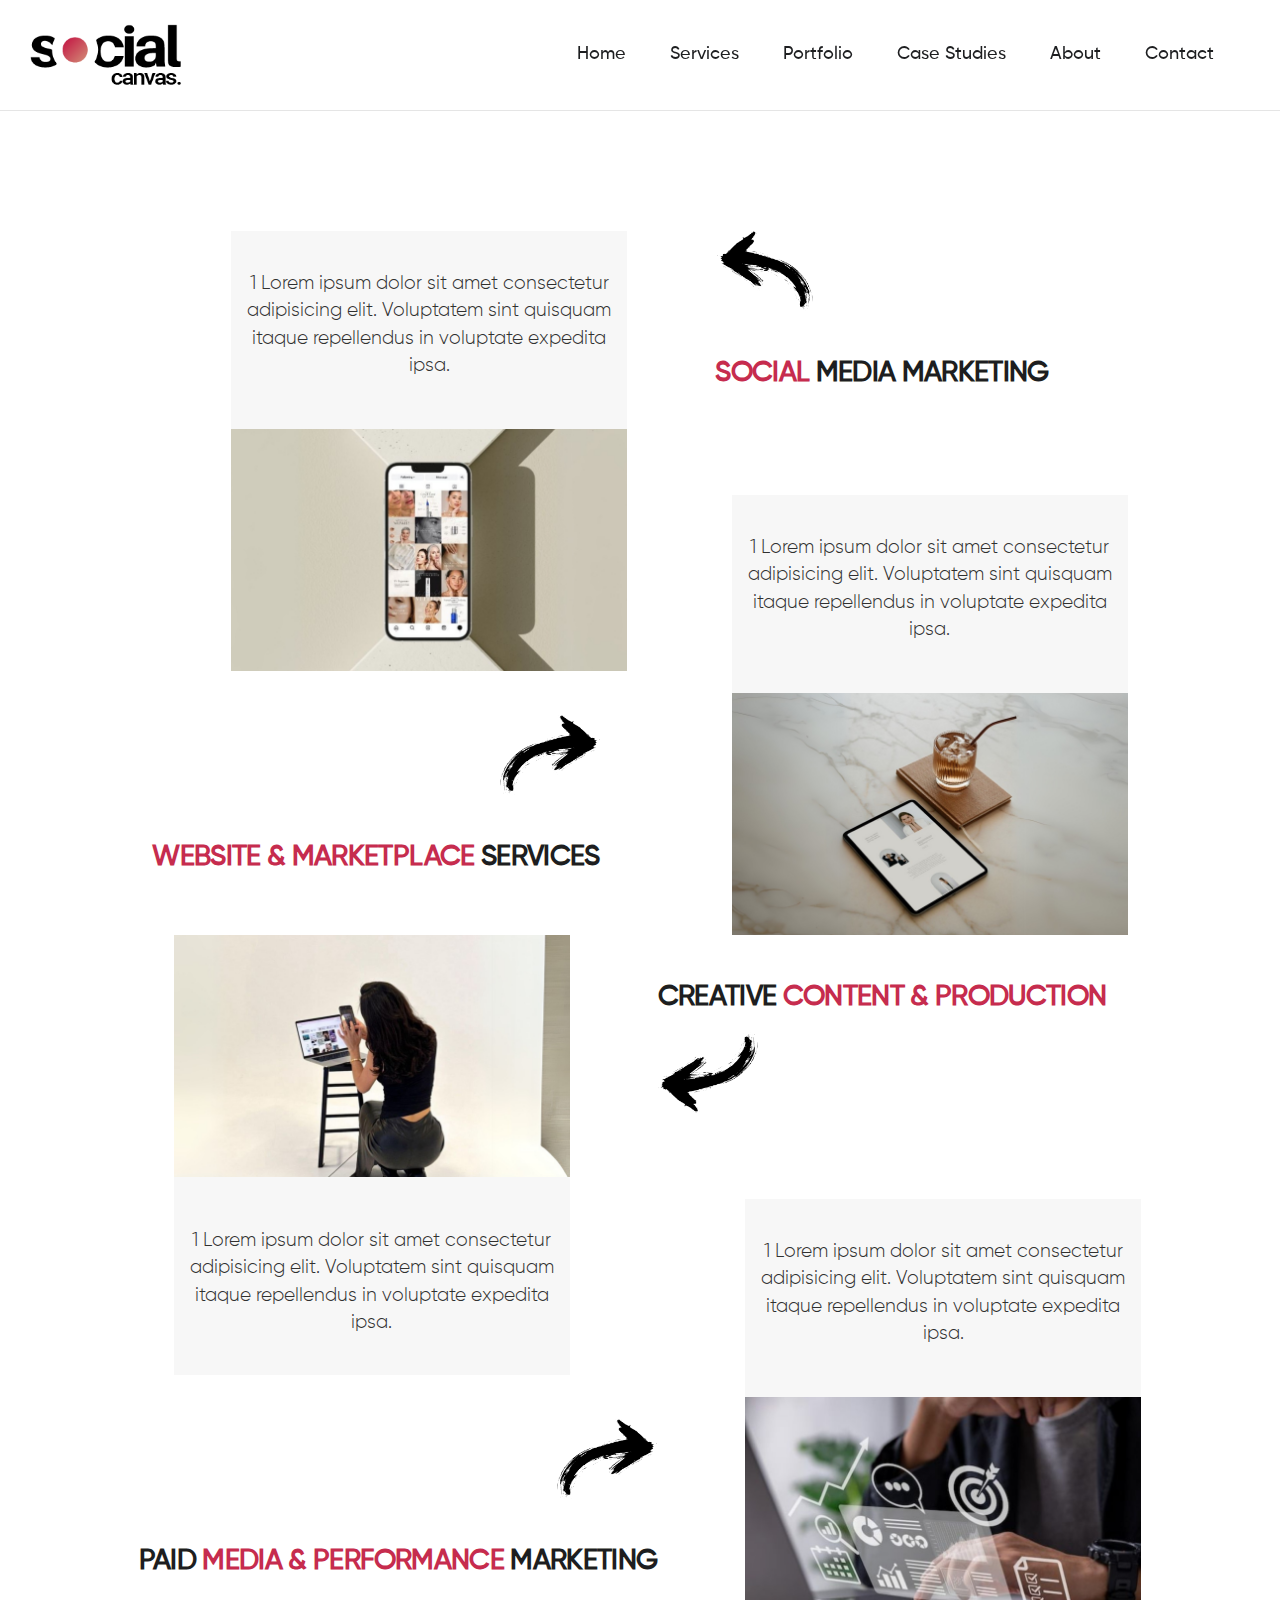
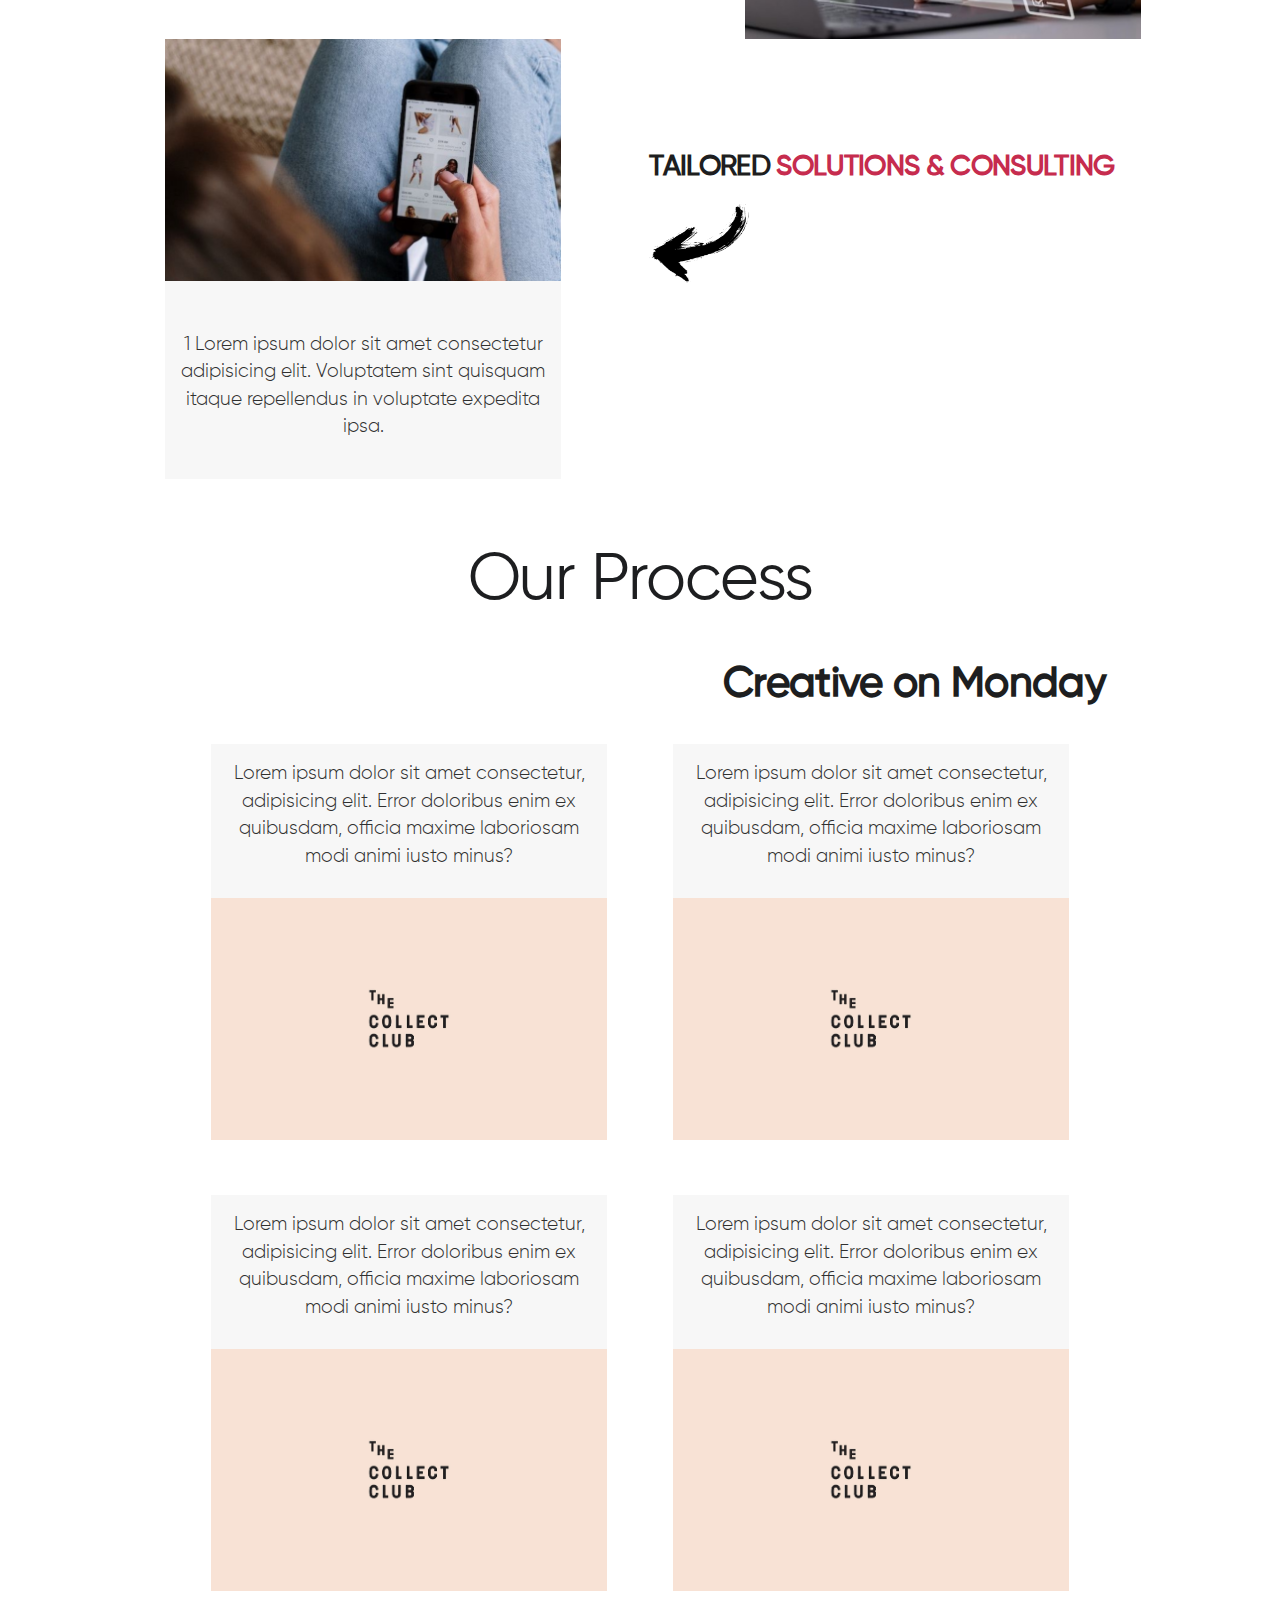
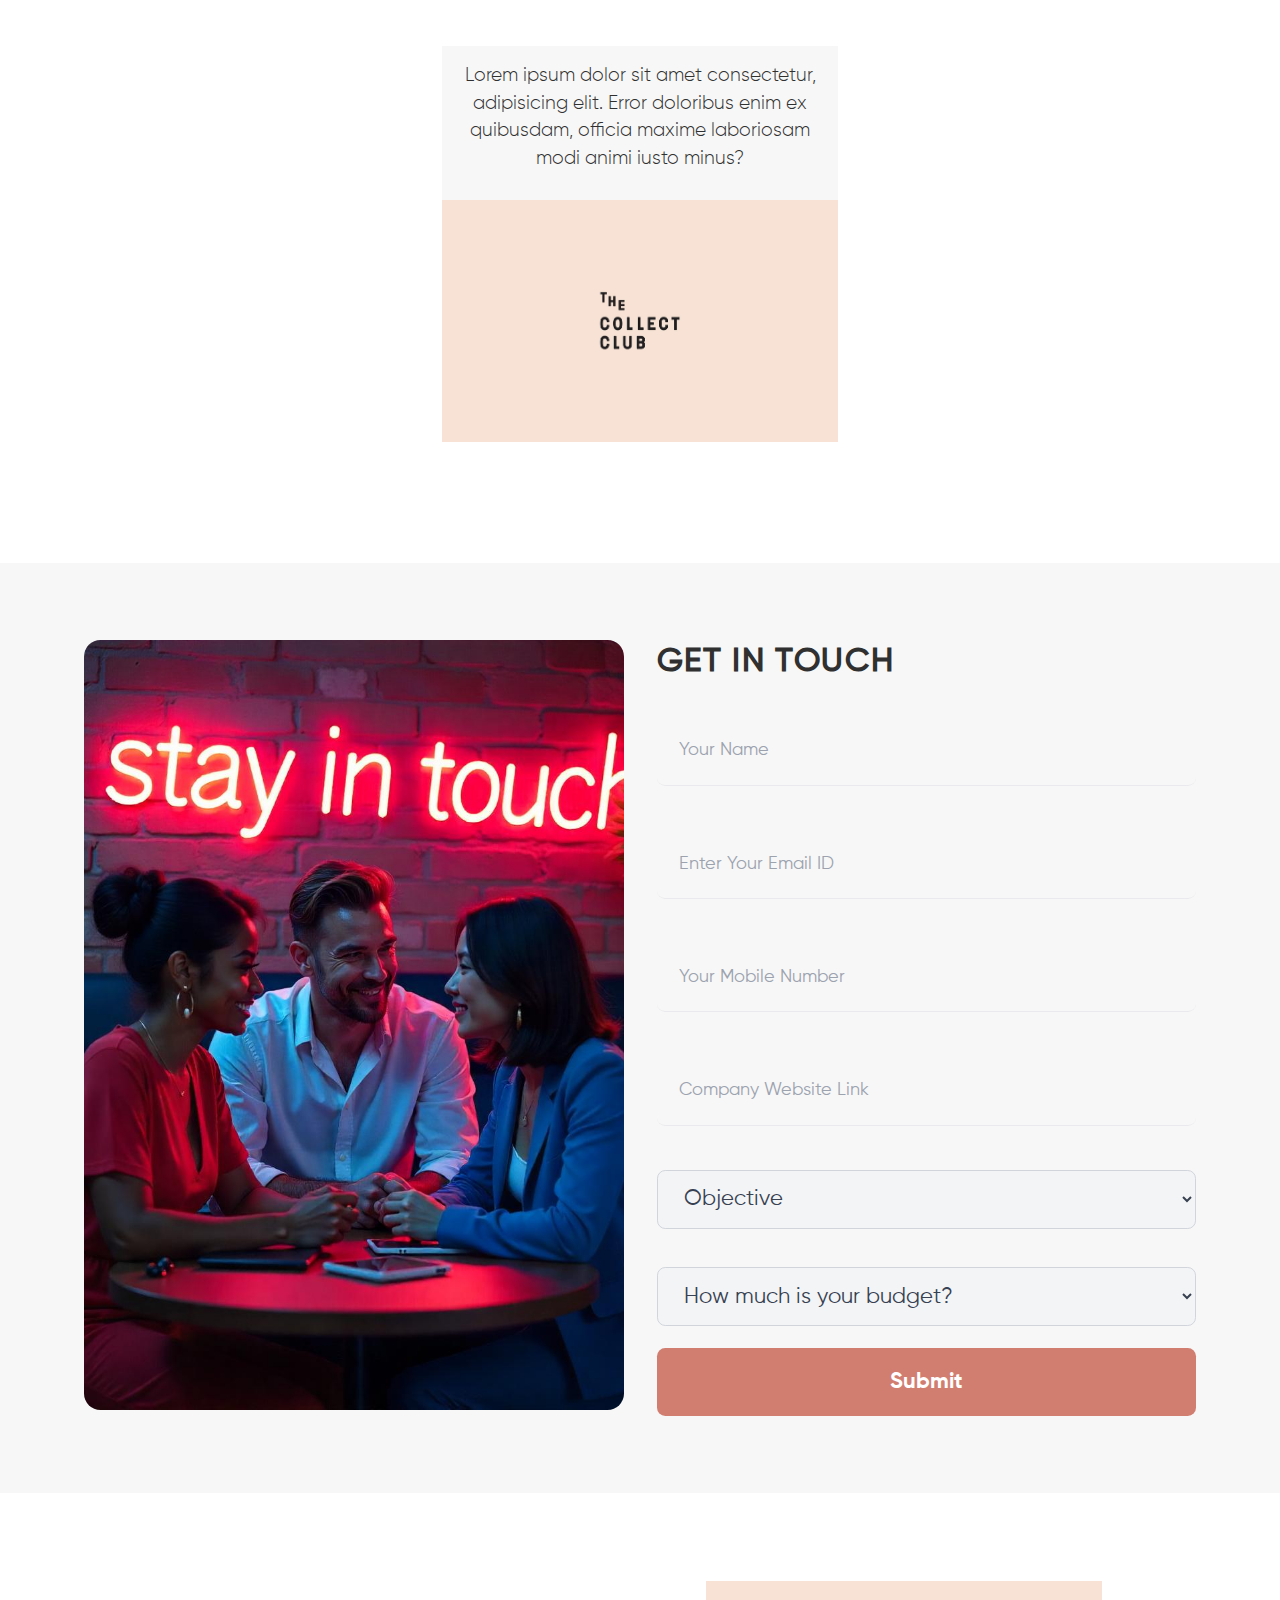
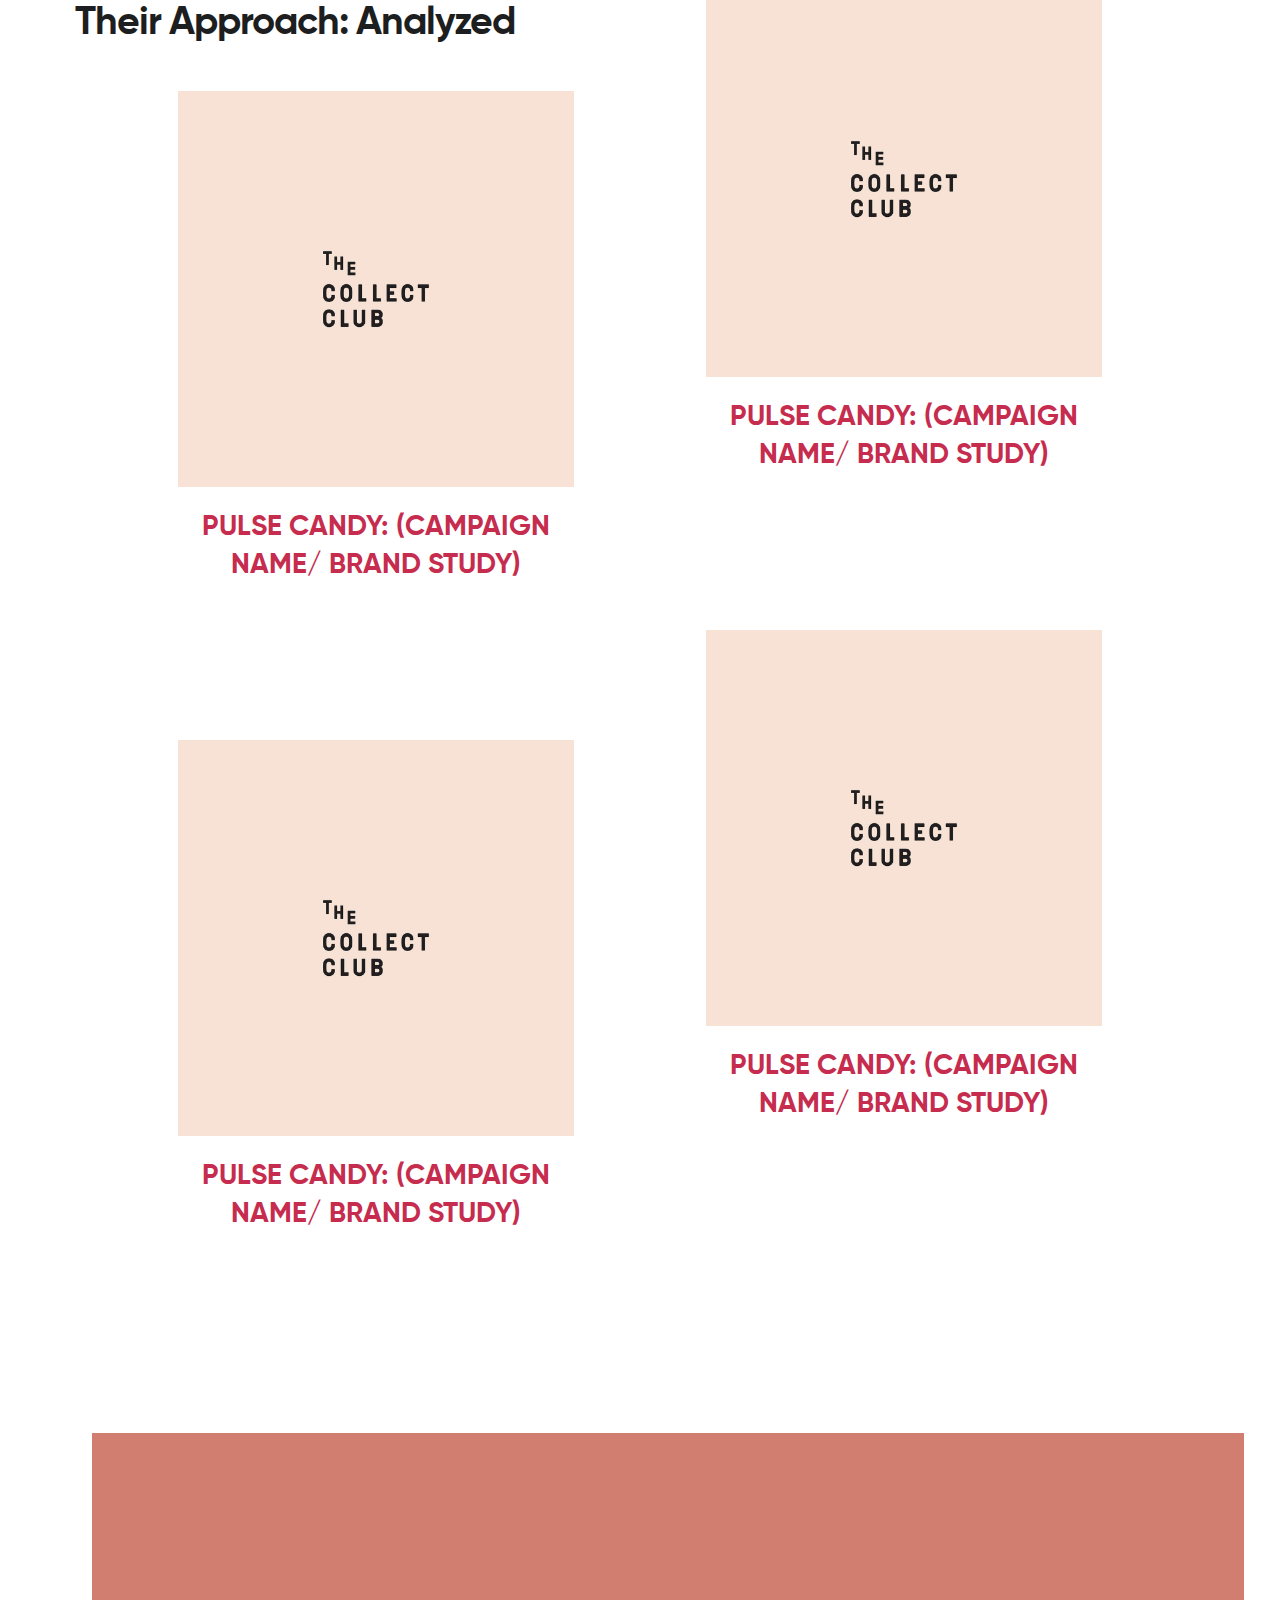
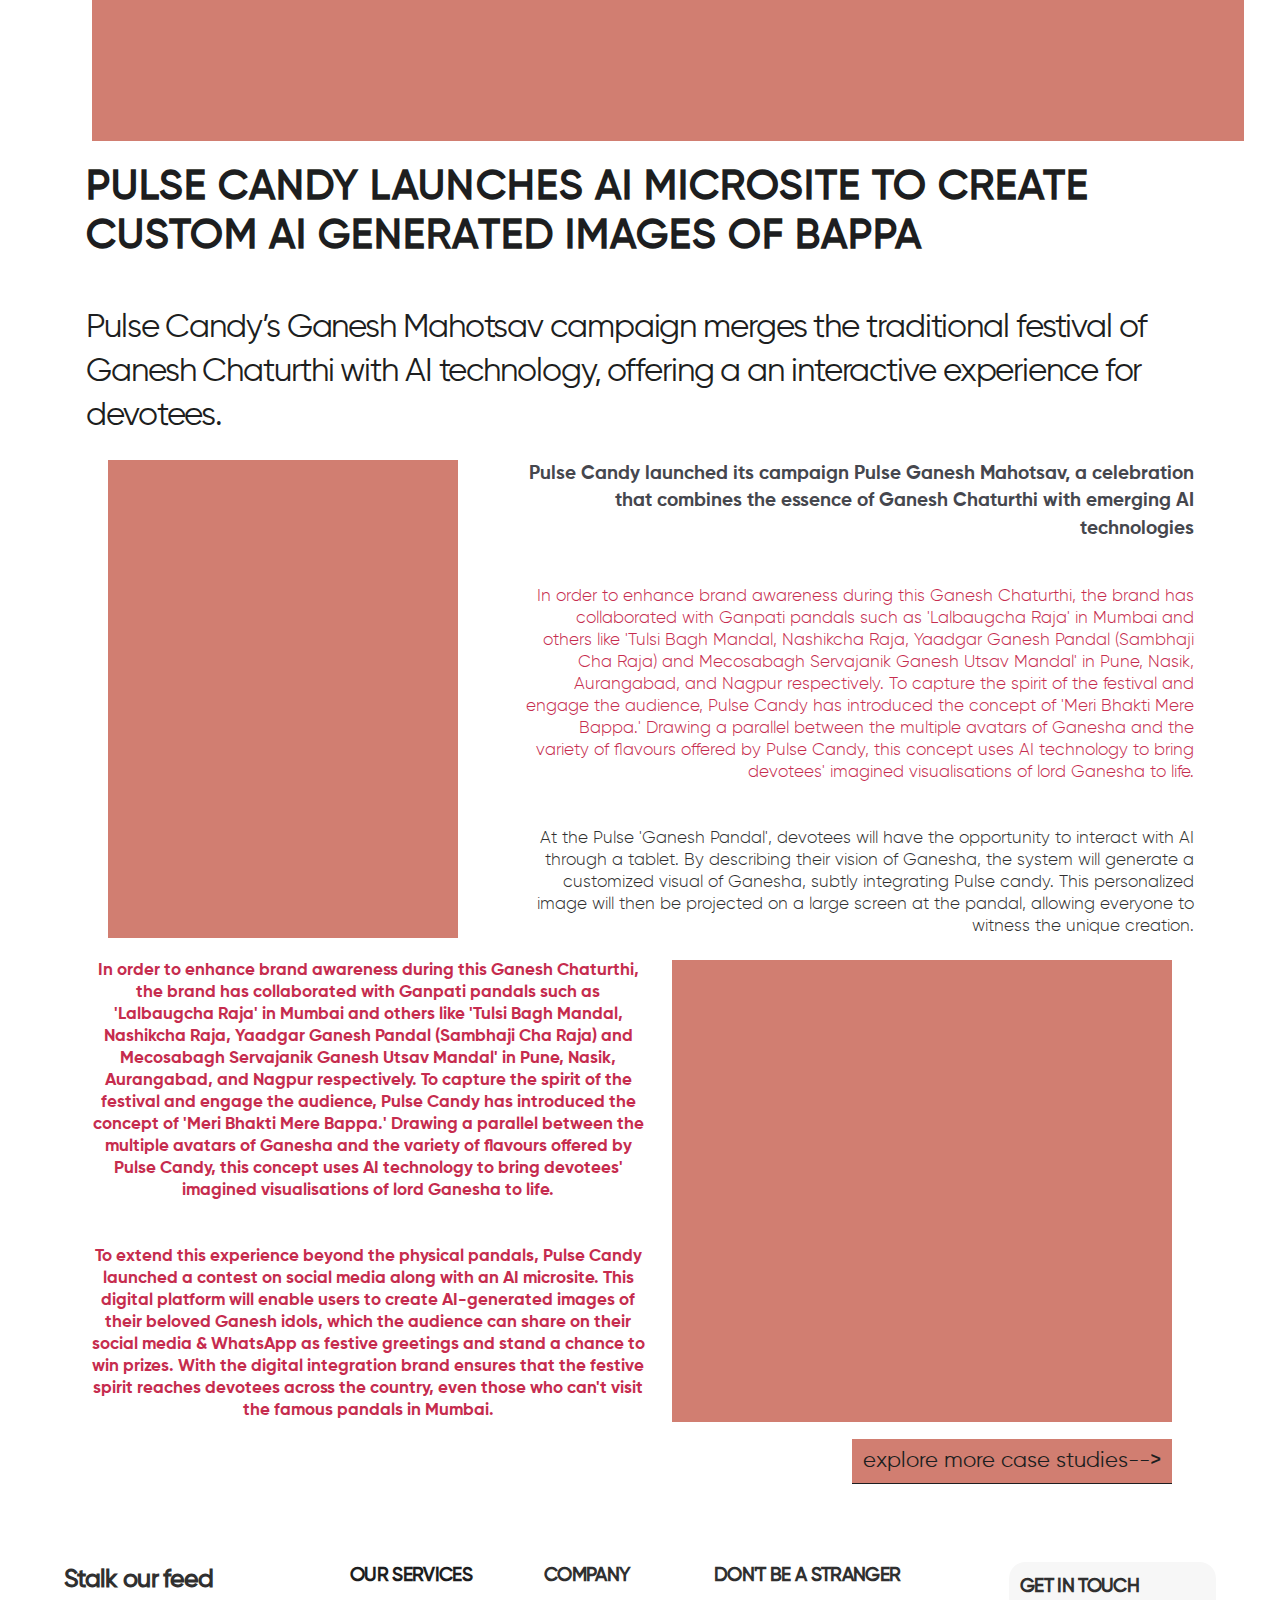
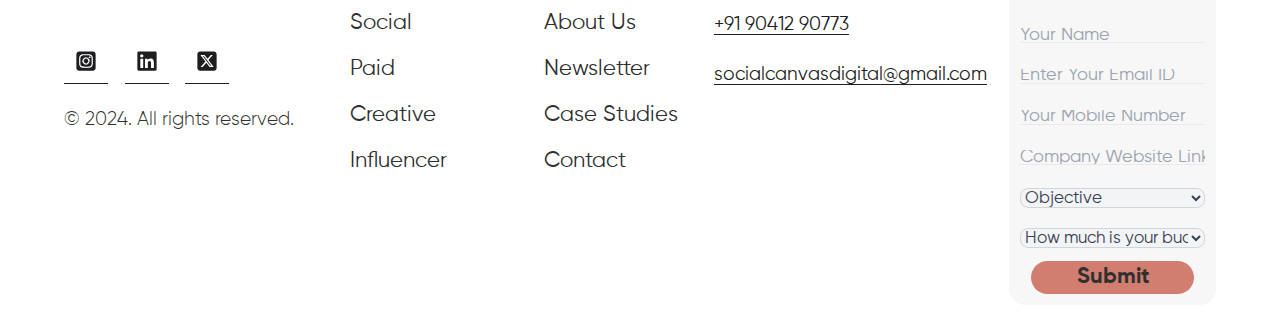
<file: services.html>
<!DOCTYPE html><html lang="en"><head><meta charSet="utf-8"/><meta name="viewport" content="width=device-width, initial-scale=1"/><link rel="preload" as="image" href="assets/images/logo.png"/><link rel="stylesheet" href="/_next/static/css/d498c84e4ab246b3.css" data-precedence="next"/><link rel="stylesheet" href="/_next/static/css/cb402d13e7e1da66.css" data-precedence="next"/><link rel="preload" as="script" fetchPriority="low" href="/_next/static/chunks/webpack-c9d724da7f04a190.js"/><script src="/_next/static/chunks/4bd1b696-92810b4b4ece63ad.js" async=""></script><script src="/_next/static/chunks/517-f63829a664ed57eb.js" async=""></script><script src="/_next/static/chunks/main-app-a1ee7651ab3661ef.js" async=""></script><script src="/_next/static/chunks/app/layout-9014ef830c570835.js" async=""></script><script src="/_next/static/chunks/970-14bad98e881e4a3b.js" async=""></script><script src="/_next/static/chunks/app/services/page-cb4abd3d297b377d.js" async=""></script><link rel="preload" href="assets/scripts/core.jquery.js" as="script"/><link rel="preload" href="assets/scripts/plugin.imagesloaded.pkgd.js" as="script"/><link rel="preload" href="assets/scripts/plugin.in-viewport.js" as="script"/><link rel="preload" href="assets/scripts/plugin.animate.js" as="script"/><link rel="preload" href="assets/scripts/plugin.isotope.pkgd.min.js" as="script"/><link rel="preload" href="assets/scripts/plugin.ScrollToPlugin.min.js" as="script"/><link rel="preload" href="assets/scripts/plugin.SplitText.js" as="script"/><link rel="preload" href="assets/scripts/plugin.TweenMax.min.js" as="script"/><link rel="preload" href="assets/scripts/plugin.touchSwipe.min.js" as="script"/><link rel="preload" href="assets/scripts/plugin.typed.min.js" as="script"/><link rel="preload" href="assets/plugins/nevo-slider/nevo-slider.js" as="script"/><link rel="preload" href="assets/plugins/nevo-lightbox/nevo-lightbox.js" as="script"/><link rel="preload" href="assets/scripts/main.functions.js" as="script"/><title>Social Canvas</title><meta name="description" content="Generated by create next app"/><link rel="icon" href="/favicon.ico" type="image/x-icon" sizes="1245x1523"/><script src="/_next/static/chunks/polyfills-42372ed130431b0a.js" noModule=""></script></head><body class="__variable_4d318d __variable_ea5f4b antialiased"><div class="wrapper"><header class="header"><a class="brand" href="/"><img class="default" alt="Nevo example image" src="assets/images/logo.png"/><img class="white" alt="Nevo example image" src="assets/images/logo.png"/></a><ul class="menu main"><li class="menu-item  "><a class="menu-link" href="/">Home</a></li><li class="menu-item"><a class="menu-link" href="services">Services</a></li><li class="menu-item"><a class="menu-link" href="#">Portfolio</a></li><li class="menu-item has-dropdown"><a class="menu-link" href="#">Case Studies</a><ul class="dropdown-nav"><li class="menu-item"><a class="menu-link" href="theirapproach">Their Approach: Analyzed</a></li><li class="menu-item"><a class="menu-link" href="revamp">Our Take: Revamped</a></li></ul></li><li class="menu-item "><a class="menu-link" href="about-us">About</a></li><li class="menu-item"><a class="menu-link" href="contact">Contact</a></li></ul></header><div class="burger"><hr/><hr/><hr/></div><div class="content"><section class="section-size-2"><div class="container"><div><h3 class="block md:hidden text-center text-xl font-semibold "><span class="text-socialred">SOCIAL</span> MEDIA MARKETING</h3><div class=" flex mx-auto justify-center gap-16 "><div class="order-1 md:relative -top-0"><div class="lighter-bg md:h-80 md:w-72  flex flex-col gap-2"><div class="md:w-72 md:h-44 md:order-2"><img alt="image" loading="lazy" width="1000" height="1000" decoding="async" data-nimg="1" class="w-full h-full object-cover" style="color:transparent" src="/assets/images/services/2.jpg"/></div><div class="flex items-center h-40 md:h-full md:order-1"><p class="text-socialblack text-sm text-center">1 Lorem ipsum dolor sit amet consectetur adipisicing elit. Voluptatem sint quisquam itaque repellendus in voluptate expedita ipsa.</p></div></div></div><div class="order-2 hidden md:block"><div class="flex justify-start "><img alt=" SOCIAL MEDIA MARKETING" loading="lazy" width="100" height="100" decoding="async" data-nimg="1" class="transform -scale-x-95" style="color:transparent" src="/assets/images/arrow.png"/></div><h3 class="text-xl font-semibold"><span class="text-socialred">SOCIAL</span> MEDIA MARKETING</h3></div></div></div><div><h3 class="block md:hidden text-xl text-center font-semibold pt-10"><span class="text-socialred">WEBSITE &amp; MARKETPLACE </span>SERVICES</h3><div class=" flex mx-auto justify-center gap-24 "><div class="order-2 md:relative -top-32"><div class="lighter-bg md:h-80 md:w-72  flex flex-col gap-2"><div class="md:w-72 md:h-44 md:order-2"><img alt="image" loading="lazy" width="1000" height="1000" decoding="async" data-nimg="1" class="w-full h-full object-cover" style="color:transparent" src="/assets/images/services/3.jpg"/></div><div class="flex items-center h-40 md:h-full md:order-1"><p class="text-socialblack text-sm text-center">1 Lorem ipsum dolor sit amet consectetur adipisicing elit. Voluptatem sint quisquam itaque repellendus in voluptate expedita ipsa.</p></div></div></div><div class="order-1 pt-8 hidden md:block"><div><div class="flex justify-end "><img alt="WEBSITE &amp; MARKETPLACE SERVICES" loading="lazy" width="100" height="100" decoding="async" data-nimg="1" class="transform -scale-x-20" style="color:transparent" src="/assets/images/arrow.png"/></div><h3 class="text-xl font-semibold"><span class="text-socialred">WEBSITE &amp; MARKETPLACE </span>SERVICES</h3></div></div></div></div><div><h3 class="block md:hidden text-xl text-center font-semibold pt-10">CREATIVE<!-- --> <span class="text-socialred">CONTENT &amp; PRODUCTION</span></h3><div class=" flex mx-auto justify-center gap-16 "><div class="order-1 md:relative -top-32"><div class="lighter-bg md:h-80 md:w-72  flex flex-col gap-2"><div class="md:w-72 md:h-44 md:order-1"><img alt="image" loading="lazy" width="1000" height="1000" decoding="async" data-nimg="1" class="w-full h-full object-cover" style="color:transparent" src="/assets/images/services/4.jpg"/></div><div class="flex items-center h-40 md:h-full md:order-2"><p class="text-socialblack text-sm text-center">1 Lorem ipsum dolor sit amet consectetur adipisicing elit. Voluptatem sint quisquam itaque repellendus in voluptate expedita ipsa.</p></div></div></div><div class="order-2 hidden md:block"><div class="relative -top-24"><h3 class="text-xl font-semibold">CREATIVE<!-- --> <span class="text-socialred">CONTENT &amp; PRODUCTION</span></h3><div class="flex justify-start"><img alt="CREATIVE CONTENT &amp; PRODUCTION" loading="lazy" width="100" height="100" decoding="async" data-nimg="1" class="transform -scale-x-20 rotate-180 " style="color:transparent" src="/assets/images/arrow.png"/></div></div></div></div></div><div><h3 class="block md:hidden text-xl text-center font-semibold pt-10">PAID <span class="text-socialred">MEDIA &amp; PERFORMANCE</span> <!-- -->MARKETING</h3><div class=" flex mx-auto justify-center gap-16 "><div class="order-2 md:relative -top-64"><div class="lighter-bg md:h-80 md:w-72  flex flex-col gap-2"><div class="md:w-72 md:h-44 md:order-2"><img alt="image" loading="lazy" width="1000" height="1000" decoding="async" data-nimg="1" class="w-full h-full object-cover" style="color:transparent" src="/assets/images/services/5.jpg"/></div><div class="flex items-center h-40 md:h-full md:order-1"><p class="text-socialblack text-sm text-center">1 Lorem ipsum dolor sit amet consectetur adipisicing elit. Voluptatem sint quisquam itaque repellendus in voluptate expedita ipsa.</p></div></div></div><div class="order-1 hidden md:block"><div class="relative -top-24"><div class="flex justify-end"><img alt=" PAID MEDIA &amp; PERFORMANCE MARKETING" loading="lazy" width="100" height="100" decoding="async" data-nimg="1" class="transform -scale-x-20 " style="color:transparent" src="/assets/images/arrow.png"/></div><h3 class="text-xl font-semibold">PAID<!-- --> <span class="text-socialred">MEDIA &amp; PERFORMANCE</span> <!-- -->MARKETING</h3></div></div></div></div><div><h3 class="block md:hidden text-xl text-center font-semibold pt-10">TAILORED<span class="text-socialred"> SOLUTIONS &amp; CONSULTING</span> </h3><div class=" flex mx-auto justify-center gap-16 "><div class="order-1 md:relative -top-64"><div class="lighter-bg md:h-80 md:w-72  flex flex-col gap-2"><div class="md:w-72 md:h-44 md:order-1"><img alt="image" loading="lazy" width="1000" height="1000" decoding="async" data-nimg="1" class="w-full h-full object-cover" style="color:transparent" src="/assets/images/services/6.jpg"/></div><div class="flex items-center h-40 md:h-full md:order-2"><p class="text-socialblack text-sm text-center">1 Lorem ipsum dolor sit amet consectetur adipisicing elit. Voluptatem sint quisquam itaque repellendus in voluptate expedita ipsa.</p></div></div></div><div class="order-2 hidden md:block"><div class="relative -top-44"><h3 class="text-xl font-semibold">TAILORED<span class="text-socialred"> <!-- -->SOLUTIONS &amp; CONSULTING</span> </h3><div class="flex justify-start "><img alt="TAILORED SOLUTIONS &amp; CONSULTING" loading="lazy" width="100" height="100" decoding="async" data-nimg="1" class="transform -scale-x-20 rotate-180 " style="color:transparent" src="/assets/images/arrow.png"/></div></div></div></div></div></div></section><div class="md:relative -top-64 mb-60 md:mb-0"><div class="container"><h2 class="text-center">Our Process</h2><h3 class="text-center md:text-end md:pr-20 font-semibold">Creative on Monday</h3><div class="flex gap-12 justify-center flex-wrap py-4"><div class="lighter-bg md:h-60 md:w-72 flex flex-col justify-between gap-2 md:mb-10"><div><p class="text-socialblack text-sm text-center p-3">Lorem ipsum dolor sit amet consectetur, adipisicing elit. Error doloribus enim ex quibusdam, officia maxime laboriosam modi animi iusto minus?</p></div><div class="md:w-72 md:h-44"><img alt="Process image 1" loading="lazy" width="1000" height="1000" decoding="async" data-nimg="1" class="w-full h-full object-cover" style="color:transparent" src="/assets/images/category/webiste1.jpg"/></div></div><div class="lighter-bg md:h-60 md:w-72 flex flex-col justify-between gap-2 md:mb-10"><div><p class="text-socialblack text-sm text-center p-3">Lorem ipsum dolor sit amet consectetur, adipisicing elit. Error doloribus enim ex quibusdam, officia maxime laboriosam modi animi iusto minus?</p></div><div class="md:w-72 md:h-44"><img alt="Process image 2" loading="lazy" width="1000" height="1000" decoding="async" data-nimg="1" class="w-full h-full object-cover" style="color:transparent" src="/assets/images/category/webiste1.jpg"/></div></div><div class="lighter-bg md:h-60 md:w-72 flex flex-col justify-between gap-2 md:mb-10"><div><p class="text-socialblack text-sm text-center p-3">Lorem ipsum dolor sit amet consectetur, adipisicing elit. Error doloribus enim ex quibusdam, officia maxime laboriosam modi animi iusto minus?</p></div><div class="md:w-72 md:h-44"><img alt="Process image 3" loading="lazy" width="1000" height="1000" decoding="async" data-nimg="1" class="w-full h-full object-cover" style="color:transparent" src="/assets/images/category/webiste1.jpg"/></div></div><div class="lighter-bg md:h-60 md:w-72 flex flex-col justify-between gap-2 md:mb-10"><div><p class="text-socialblack text-sm text-center p-3">Lorem ipsum dolor sit amet consectetur, adipisicing elit. Error doloribus enim ex quibusdam, officia maxime laboriosam modi animi iusto minus?</p></div><div class="md:w-72 md:h-44"><img alt="Process image 4" loading="lazy" width="1000" height="1000" decoding="async" data-nimg="1" class="w-full h-full object-cover" style="color:transparent" src="/assets/images/category/webiste1.jpg"/></div></div><div class="lighter-bg md:h-60 md:w-72 flex flex-col justify-between gap-2 md:mb-10"><div><p class="text-socialblack text-sm text-center p-3">Lorem ipsum dolor sit amet consectetur, adipisicing elit. Error doloribus enim ex quibusdam, officia maxime laboriosam modi animi iusto minus?</p></div><div class="md:w-72 md:h-44"><img alt="Process image 5" loading="lazy" width="1000" height="1000" decoding="async" data-nimg="1" class="w-full h-full object-cover" style="color:transparent" src="/assets/images/category/webiste1.jpg"/></div></div></div></div></div><section class="md:relative -top-44 lighter-bg p-4"><div class="container "><div class="flex flex-col md:flex-row gap-6 py-10  rounded-xl"><div class="flex-1 flex justify-center w-full h-[540px] lg:h-[630px] xl:h-[770px]"><img alt="get in touch" loading="lazy" width="600" height="350" decoding="async" data-nimg="1" class="rounded-xl w-full h-full object-cover object-top" style="color:transparent" src="/assets/images/about/contact.jpeg"/></div><div class="w-full md:flex-1 text-center lg:text-left  rounded-xl"><h3 class="text-2xl font-semibold text-socialblack uppercase mb-6 tracking-wider">Get In Touch</h3><form class="space-y-4"><div class="relative"><input type="text" placeholder="Your Name" class="w-full px-4 py-3  text-white placeholder-gray-400 rounded-md focus:outline-none focus:ring-2 focus:ring-socialpeach"/></div><div class="relative"><input type="email" placeholder="Enter Your Email ID" class="w-full px-4 py-3  text-white placeholder-gray-400 rounded-md focus:outline-none focus:ring-2 focus:ring-socialpeach"/></div><div class="relative"><input type="tel" placeholder="Your Mobile Number" class="w-full px-4 py-3  text-white placeholder-gray-400 rounded-md focus:outline-none focus:ring-2 focus:ring-socialpeach"/></div><div class="relative"><input type="url" placeholder="Company Website Link" class="w-full px-4 py-3  text-white placeholder-gray-400 rounded-md focus:outline-none focus:ring-2 focus:ring-socialpeach"/></div><div class="relative"><select id="services" class="bg-gray-100 px-4 py-3 mb-3  text-gray-700  rounded-md border border-gray-300 w-full focus:outline-none focus:ring-2 focus:ring-blue-500"><option value="" disabled="" selected="">Objective</option><option value="social_media_management">I need help with Social Media Management.</option><option value="creative_design_services">Iʼm looking for creative design services.</option><option value="website_design_development">I want website design or development support.</option><option value="photography_video_shoot">I need photography or video shoot assistance.</option><option value="performance_marketing">I want to discuss performance marketing (ads).</option><option value="explore_services">Iʼm not sure, but Iʼd love to explore what you offer.</option></select></div><div class="relative"><select id="budget" class="bg-gray-100 px-4 py-3  text-gray-700  rounded-md border border-gray-300 w-full focus:outline-none focus:ring-2 focus:ring-blue-500"><option value="" disabled="" selected="">How much is your budget?</option><option value="₹35,000_₹50,000">₹35,000 - ₹50,000</option><option value="₹50,000_₹1,00,000">₹50,000 - ₹1,00,000</option><option value="₹1,00,000_₹1,50,000">₹1,00,000 - ₹1,50,000</option><option value="₹1,50,000_₹2,00,000">₹1,50,000 - ₹2,00,000</option><option value="unsure_budget text-wrap">I donʼt know my budget, depends on the conversation</option></select></div><button type="submit" class="w-full py-3 bg-socialpeach text-white font-semibold rounded-md hover:bg-socialblack hover:text-socialpeach transition duration-300">Submit</button></form></div></div></div></section><section class="md:relative -top-24"><div class="container"><h4 class=" inline p-2 font-semibold">Their Approach: Analyzed</h4><div class="md:flex flex-wrap gap-8 justify-center"><div class="md:mx-8 py-8 md:w-72"><div class="md:w-72 md:h-72"><img alt="image" loading="lazy" width="1000" height="1000" decoding="async" data-nimg="1" class="w-full h-full object-cover" style="color:transparent" src="/assets/images/category/webiste1.jpg"/></div><div><p class="flex-wrap font-semibold text-xl text-center text-socialred py-4"> <!-- -->PULSE CANDY: (CAMPAIGN NAME/ BRAND STUDY)</p></div></div><div class="md:mx-8 py-8 md:w-72 md:relative -top-20"><div class="md:w-72 md:h-72"><img alt="image" loading="lazy" width="1000" height="1000" decoding="async" data-nimg="1" class="w-full h-full object-cover" style="color:transparent" src="/assets/images/category/webiste1.jpg"/></div><div><p class="flex-wrap font-semibold text-xl text-center text-socialred py-4"> <!-- -->PULSE CANDY: (CAMPAIGN NAME/ BRAND STUDY)</p></div></div><div class="md:mx-8 py-8 md:w-72"><div class="md:w-72 md:h-72"><img alt="image" loading="lazy" width="1000" height="1000" decoding="async" data-nimg="1" class="w-full h-full object-cover" style="color:transparent" src="/assets/images/category/webiste1.jpg"/></div><div><p class="flex-wrap font-semibold text-xl text-center text-socialred py-4"> <!-- -->PULSE CANDY: (CAMPAIGN NAME/ BRAND STUDY)</p></div></div><div class="md:mx-8 py-8 md:w-72  md:relative -top-20"><div class="md:w-72 md:h-72"><img alt="image" loading="lazy" width="1000" height="1000" decoding="async" data-nimg="1" class="w-full h-full object-cover" style="color:transparent" src="/assets/images/category/webiste1.jpg"/></div><div><p class="flex-wrap font-semibold text-xl text-center text-socialred py-4"> <!-- -->PULSE CANDY: (CAMPAIGN NAME/ BRAND STUDY)</p></div></div></div></div></section><section class="mb-10"><div class="container"><div><div class="w-full bg-socialpeach h-56 lg:mx-5"><img alt="case study" loading="lazy" width="1000" height="500" decoding="async" data-nimg="1" class="w-full h-full object-cover" style="color:transparent" src="/assets/images/caseStudy/12.jpg"/></div><div><h1 class="text-2xl md:text-3xl font-semibold text-wrap tracking-wide md:p-4"> <!-- -->PULSE CANDY LAUNCHES AI MICROSITE TO CREATE CUSTOM AI GENERATED IMAGES OF BAPPA</h1><h4 class="md:px-4 md:text-2xl text-xl"> <!-- -->Pulse Candy’s Ganesh Mahotsav campaign merges the traditional festival of Ganesh Chaturthi with AI technology, offering a an interactive experience for devotees.</h4><div class="lg:flex md:px-4"><div class="lg:w-[250px] xl:w-[350px] bg-socialpeach md:mx-4"><img alt="caseStudy" loading="lazy" width="1000" height="500" decoding="async" data-nimg="1" class="w-full h-full object-cover" style="color:transparent" src="/assets/images/caseStudy/12.jpg"/></div><div class="py-5 lg:py-0 lg:text-end flex-1 lg:pl-8"><p class="text-sm font-semibold">Pulse Candy launched its campaign Pulse Ganesh Mahotsav, a celebration that combines the essence of Ganesh Chaturthi with emerging AI technologies</p><p class="text-sm  md:text-xs text-socialred"> <!-- -->In order to enhance brand awareness during this Ganesh Chaturthi, the brand has collaborated with Ganpati pandals such as &#x27;Lalbaugcha Raja&#x27; in Mumbai and others like &#x27;Tulsi Bagh Mandal, Nashikcha Raja, Yaadgar Ganesh Pandal (Sambhaji Cha Raja) and Mecosabagh Servajanik Ganesh Utsav Mandal&#x27; in Pune, Nasik, Aurangabad, and Nagpur respectively. To capture the spirit of the festival and engage the audience, Pulse Candy has introduced the concept of &#x27;Meri Bhakti Mere Bappa.&#x27; Drawing a parallel between the multiple avatars of Ganesha and the variety of flavours offered by Pulse Candy, this concept uses AI technology to bring devotees&#x27; imagined visualisations of lord Ganesha to life.</p><p class="text-sm md:text-xs text-socialblack">At the Pulse &#x27;Ganesh Pandal&#x27;, devotees will have the opportunity to interact with AI through a tablet. By describing their vision of Ganesha, the system will generate a customized visual of Ganesha, subtly integrating Pulse candy. This personalized image will then be projected on a large screen at the pandal, allowing everyone to witness the unique creation.</p></div></div><div class="lg:flex md:p-4 "><div class="lg:w-[350px] xl:w-[500px] bg-socialpeach mx-4 lg:order-2"><img alt="caseStudy" loading="lazy" width="1000" height="500" decoding="async" data-nimg="1" class="w-full h-full object-cover" style="color:transparent" src="/assets/images/caseStudy/12.jpg"/></div><div class="text-justify md:text-center flex-1 py-3 lg:py-0  lg:order-1"><p class="text-sm md:text-xs font-semibold text-socialred"> <!-- -->In order to enhance brand awareness during this Ganesh Chaturthi, the brand has collaborated with Ganpati pandals such as &#x27;Lalbaugcha Raja&#x27; in Mumbai and others like &#x27;Tulsi Bagh Mandal, Nashikcha Raja, Yaadgar Ganesh Pandal (Sambhaji Cha Raja) and Mecosabagh Servajanik Ganesh Utsav Mandal&#x27; in Pune, Nasik, Aurangabad, and Nagpur respectively. To capture the spirit of the festival and engage the audience, Pulse Candy has introduced the concept of &#x27;Meri Bhakti Mere Bappa.&#x27; Drawing a parallel between the multiple avatars of Ganesha and the variety of flavours offered by Pulse Candy, this concept uses AI technology to bring devotees&#x27; imagined visualisations of lord Ganesha to life.</p><p class="text-sm md:text-xs font-semibold text-socialred">To extend this experience beyond the physical pandals, Pulse Candy launched a contest on social media along with an AI microsite. This digital platform will enable users to create AI-generated images of their beloved Ganesh idols, which the audience can share on their social media &amp; WhatsApp as festive greetings and stand a chance to win prizes. With the digital integration brand ensures that the festive spirit reaches devotees across the country, even those who can&#x27;t visit the famous pandals in Mumbai.</p></div></div></div><div class="py-5 md:py-0 text-center md:text-end md:pr-8"><a href="" class="bg-socialpeach p-2">explore more case studies--&gt;</a></div></div></div></section></div><section class="md:py-5 block"><div class="text-socialblack "><div class="container flex flex-col lg:flex-row justify-between items-start  lg:space-y-0"><div class="w-full lg:w-[200px] xl:w-[250px] flex flex-col  "><h3 class="text-lg font-bold mb-3 text-socialblack text-center lg:text-left">Stalk our feed</h3><div class="flex items-center justify-center lg:justify-start space-x-3 mt-4 text-socialblack"><a href="#" class="p-2"><span><svg stroke="currentColor" fill="currentColor" stroke-width="0" viewBox="0 0 448 512" height="1em" width="1em" xmlns="http://www.w3.org/2000/svg"><path d="M194.4 211.7a53.3 53.3 0 1 0 59.3 88.7 53.3 53.3 0 1 0 -59.3-88.7zm142.3-68.4c-5.2-5.2-11.5-9.3-18.4-12c-18.1-7.1-57.6-6.8-83.1-6.5c-4.1 0-7.9 .1-11.2 .1c-3.3 0-7.2 0-11.4-.1c-25.5-.3-64.8-.7-82.9 6.5c-6.9 2.7-13.1 6.8-18.4 12s-9.3 11.5-12 18.4c-7.1 18.1-6.7 57.7-6.5 83.2c0 4.1 .1 7.9 .1 11.1s0 7-.1 11.1c-.2 25.5-.6 65.1 6.5 83.2c2.7 6.9 6.8 13.1 12 18.4s11.5 9.3 18.4 12c18.1 7.1 57.6 6.8 83.1 6.5c4.1 0 7.9-.1 11.2-.1c3.3 0 7.2 0 11.4 .1c25.5 .3 64.8 .7 82.9-6.5c6.9-2.7 13.1-6.8 18.4-12s9.3-11.5 12-18.4c7.2-18 6.8-57.4 6.5-83c0-4.2-.1-8.1-.1-11.4s0-7.1 .1-11.4c.3-25.5 .7-64.9-6.5-83l0 0c-2.7-6.9-6.8-13.1-12-18.4zm-67.1 44.5A82 82 0 1 1 178.4 324.2a82 82 0 1 1 91.1-136.4zm29.2-1.3c-3.1-2.1-5.6-5.1-7.1-8.6s-1.8-7.3-1.1-11.1s2.6-7.1 5.2-9.8s6.1-4.5 9.8-5.2s7.6-.4 11.1 1.1s6.5 3.9 8.6 7s3.2 6.8 3.2 10.6c0 2.5-.5 5-1.4 7.3s-2.4 4.4-4.1 6.2s-3.9 3.2-6.2 4.2s-4.8 1.5-7.3 1.5l0 0c-3.8 0-7.5-1.1-10.6-3.2zM448 96c0-35.3-28.7-64-64-64H64C28.7 32 0 60.7 0 96V416c0 35.3 28.7 64 64 64H384c35.3 0 64-28.7 64-64V96zM357 389c-18.7 18.7-41.4 24.6-67 25.9c-26.4 1.5-105.6 1.5-132 0c-25.6-1.3-48.3-7.2-67-25.9s-24.6-41.4-25.8-67c-1.5-26.4-1.5-105.6 0-132c1.3-25.6 7.1-48.3 25.8-67s41.5-24.6 67-25.8c26.4-1.5 105.6-1.5 132 0c25.6 1.3 48.3 7.1 67 25.8s24.6 41.4 25.8 67c1.5 26.3 1.5 105.4 0 131.9c-1.3 25.6-7.1 48.3-25.8 67z"></path></svg></span></a><a href="#" class="p-2"><span><svg stroke="currentColor" fill="currentColor" stroke-width="0" viewBox="0 0 448 512" height="1em" width="1em" xmlns="http://www.w3.org/2000/svg"><path d="M416 32H31.9C14.3 32 0 46.5 0 64.3v383.4C0 465.5 14.3 480 31.9 480H416c17.6 0 32-14.5 32-32.3V64.3c0-17.8-14.4-32.3-32-32.3zM135.4 416H69V202.2h66.5V416zm-33.2-243c-21.3 0-38.5-17.3-38.5-38.5S80.9 96 102.2 96c21.2 0 38.5 17.3 38.5 38.5 0 21.3-17.2 38.5-38.5 38.5zm282.1 243h-66.4V312c0-24.8-.5-56.7-34.5-56.7-34.6 0-39.9 27-39.9 54.9V416h-66.4V202.2h63.7v29.2h.9c8.9-16.8 30.6-34.5 62.9-34.5 67.2 0 79.7 44.3 79.7 101.9V416z"></path></svg></span></a><a href="#" class="p-2"><span><svg stroke="currentColor" fill="currentColor" stroke-width="0" viewBox="0 0 448 512" height="1em" width="1em" xmlns="http://www.w3.org/2000/svg"><path d="M64 32C28.7 32 0 60.7 0 96V416c0 35.3 28.7 64 64 64H384c35.3 0 64-28.7 64-64V96c0-35.3-28.7-64-64-64H64zm297.1 84L257.3 234.6 379.4 396H283.8L209 298.1 123.3 396H75.8l111-126.9L69.7 116h98l67.7 89.5L313.6 116h47.5zM323.3 367.6L153.4 142.9H125.1L296.9 367.6h26.3z"></path></svg></span></a></div><div class="text-center lg:text-left py-4"><p class="text-sm text-socialblack">© 2024. All rights reserved.</p></div></div><div class="lg:w-[250px] xl:w-[400px] w-full flex gap-12 md:gap-0 justify-around "><div class=" text-socialblack text-center lg:text-left"><h3 class="text-sm font-semibold uppercase mb-3">Our Services</h3><ul class="space-y-2"><li>Social</li><li>Paid</li><li>Creative</li><li>Influencer</li></ul></div><div class=" text-center lg:text-left"><h3 class="text-sm font-semibold text-socialblack uppercase mb-3">Company</h3><ul class="space-y-2 mb-4 text-socialblack"><li>About Us</li><li>Newsletter</li><li>Case Studies</li><li>Contact</li></ul></div></div><div class="flex gap-4 md:flex-1  items-center md:items-start mx-auto md:w-full justify-center flex-col md:flex-row md:justify-around"><div class="w-full md:flex-1 text-center lg:text-left"><h3 class="text-sm font-semibold text-socialblack uppercase mb-3">Don&#x27;t be a stranger</h3><p class="mb-2 text-socialblack text-sm font-normal"> <a href="tel:+919041290773 ">+91 90412 90773</a></p><p class="text-socialblack text-sm font-normal"><a href="mailto:socialcanvasdigital@gmail.com">socialcanvasdigital@gmail.com</a></p></div><div class="w-full md:flex-1 text-center lg:text-left lighter-bg p-2 rounded-xl"><h3 class="text-sm font-semibold text-socialblack uppercase mb-3">Get In Touch</h3><form class="space-y-1 "><div class="relative"><input type="text" placeholder="Your Name" class="w-full h-[15px] p-0 m-0 bg-transparent text-white placeholder-gray-400 "/></div><div class="relative"><input type="email" placeholder="Enter Your Email ID" class="w-full h-[15px] p-0 m-0 bg-transparent text-white placeholder-gray-400 "/></div><div class="relative"><input type="tel" placeholder="Your Mobile Number" class="w-full h-[15px] p-0 m-0 bg-transparent text-white placeholder-gray-400 "/></div><div class="relative"><input type="url" placeholder="Company Website Link" class="w-full h-[15px] p-0 m-0 bg-transparent text-white placeholder-gray-400 "/></div><div class="relative"><select id="services" class="bg-gray-100 text-xs p-0 m-0 w-full h-[20px] text-gray-700  rounded-md border border-gray-300  focus:outline-none focus:ring-2 focus:ring-blue-500"><option value="" disabled="" selected="">Objective</option><option value="social_media_management">I need help with Social Media Management.</option><option value="creative_design_services">Iʼm looking for creative design services.</option><option value="website_design_development">I want website design or development support.</option><option value="photography_video_shoot">I need photography or video shoot assistance.</option><option value="performance_marketing">I want to discuss performance marketing (ads).</option><option value="explore_services">Iʼm not sure, but Iʼd love to explore what you offer.</option></select></div><div class="relative"><select id="budget" class="bg-gray-100 text-xs p-0 m-0 w-full h-[20px] text-gray-700  rounded-md border border-gray-300  focus:outline-none focus:ring-2 focus:ring-blue-500"><option value="" disabled="" class="text-xs" selected="">How much is your budget?</option><option value="₹35,000_₹50,000">₹35,000 - ₹50,000</option><option value="₹50,000_₹1,00,000">₹50,000 - ₹1,00,000</option><option value="₹1,00,000_₹1,50,000">₹1,00,000 - ₹1,50,000</option><option value="₹1,50,000_₹2,00,000">₹1,50,000 - ₹2,00,000</option><option value="unsure_budget text-wrap">I donʼt know my budget, depends on the conversation</option></select></div><button type="submit" class="bg-socialpeach rounded-xl px-2 mx-2 text-base font-semibold">Submit</button></form></div></div></div></div></section></div><script src="/_next/static/chunks/webpack-c9d724da7f04a190.js" async=""></script><script>(self.__next_f=self.__next_f||[]).push([0])</script><script>self.__next_f.push([1,"1:\"$Sreact.fragment\"\n2:I[5244,[],\"\"]\n3:I[3866,[],\"\"]\n4:I[3704,[\"177\",\"static/chunks/app/layout-9014ef830c570835.js\"],\"\"]\n5:I[7970,[\"970\",\"static/chunks/970-14bad98e881e4a3b.js\",\"763\",\"static/chunks/app/services/page-cb4abd3d297b377d.js\"],\"Image\"]\n7:I[6213,[],\"OutletBoundary\"]\n9:I[6213,[],\"MetadataBoundary\"]\nb:I[6213,[],\"ViewportBoundary\"]\nd:I[4835,[],\"\"]\n:HL[\"/_next/static/css/d498c84e4ab246b3.css\",\"style\"]\n:HL[\"/_next/static/css/cb402d13e7e1da66.css\",\"style\"]\n6:T525,M194.4 211.7a53.3 53.3 0 1 0 59.3 88.7 53.3 53.3 0 1 0 -59.3-88.7zm142.3-68.4c-5.2-5.2-11.5-9.3-18.4-12c-18.1-7.1-57.6-6.8-83.1-6.5c-4.1 0-7.9 .1-11.2 .1c-3.3 0-7.2 0-11.4-.1c-25.5-.3-64.8-.7-82.9 6.5c-6.9 2.7-13.1 6.8-18.4 12s-9.3 11.5-12 18.4c-7.1 18.1-6.7 57.7-6.5 83.2c0 4.1 .1 7.9 .1 11.1s0 7-.1 11.1c-.2 25.5-.6 65.1 6.5 83.2c2.7 6.9 6.8 13.1 12 18.4s11.5 9.3 18.4 12c18.1 7.1 57.6 6.8 83.1 6.5c4.1 0 7.9-.1 11.2-.1c3.3 0 7.2 0 11.4 .1c25.5 .3 64.8 .7 82.9-6.5c6.9-2.7 13.1-6.8 18.4-12s9.3-11.5 12-18.4c7.2-18 6.8-57.4 6.5-83c0-4.2-.1-8.1-.1-11.4s0-7.1 .1-11.4c.3-25.5 .7-64.9-6.5-83l0 0c-2.7-6.9-6.8-13.1-12-18.4zm-67.1 44.5A82 82 0 1 1 178.4 324.2a82 82 0 1 1 91.1-136.4zm29.2-1.3c-3.1-2.1-5.6-5.1-7.1-8.6s-1.8-7.3-1.1-11.1s2.6-7.1 5.2-9.8s6.1-4.5 9.8-5.2s7.6-.4 11.1 1.1s6.5 3.9 8.6 7s3.2 6.8 3.2 10.6c0 2.5-.5 5-1.4 7.3s-2.4 4.4-4.1 6.2s-3.9 3.2-6.2 4.2s-4.8 1.5-7.3 1.5l0 0c-3.8 0-7.5-1.1-10.6-3.2zM448 96c0-35.3-28.7-64-64-64H64C28.7 32 0 60.7 0 96V416c0 35.3 28.7 64 64 64H384c35.3 0 64-28.7 64-64V96zM357 389c-18.7 18.7-41.4 24.6-67 25.9c-26.4 1.5-105.6 1.5-132 0c-25.6-1.3-48.3-7.2-67-25.9s-24.6-41.4-25.8-67c-1.5-26.4-1.5-105.6 0-132c1.3-25.6 7.1-48.3 25.8-67s41.5-24.6 67-25.8c26.4-1.5 105.6-1.5 132 0c25.6 1.3 48.3 7.1 67 25.8s24.6 41.4 25.8 67c1.5 26.3 1.5 105.4 0 131.9c-1.3 25.6-7.1 48.3-25.8 67z"])</script><script>self.__next_f.push([1,"0:{\"P\":null,\"b\":\"QEjbI3pj6GCepyi5T9cj9\",\"p\":\"\",\"c\":[\"\",\"services\"],\"i\":false,\"f\":[[[\"\",{\"children\":[\"services\",{\"children\":[\"__PAGE__\",{}]}]},\"$undefined\",\"$undefined\",true],[\"\",[\"$\",\"$1\",\"c\",{\"children\":[[[\"$\",\"link\",\"0\",{\"rel\":\"stylesheet\",\"href\":\"/_next/static/css/d498c84e4ab246b3.css\",\"precedence\":\"next\",\"crossOrigin\":\"$undefined\",\"nonce\":\"$undefined\"}],[\"$\",\"link\",\"1\",{\"rel\":\"stylesheet\",\"href\":\"/_next/static/css/cb402d13e7e1da66.css\",\"precedence\":\"next\",\"crossOrigin\":\"$undefined\",\"nonce\":\"$undefined\"}]],[\"$\",\"html\",null,{\"lang\":\"en\",\"children\":[\"$\",\"body\",null,{\"className\":\"__variable_4d318d __variable_ea5f4b antialiased\",\"children\":[[\"$\",\"$L2\",null,{\"parallelRouterKey\":\"children\",\"segmentPath\":[\"children\"],\"error\":\"$undefined\",\"errorStyles\":\"$undefined\",\"errorScripts\":\"$undefined\",\"template\":[\"$\",\"$L3\",null,{}],\"templateStyles\":\"$undefined\",\"templateScripts\":\"$undefined\",\"notFound\":[[],[[\"$\",\"title\",null,{\"children\":\"404: This page could not be found.\"}],[\"$\",\"div\",null,{\"style\":{\"fontFamily\":\"system-ui,\\\"Segoe UI\\\",Roboto,Helvetica,Arial,sans-serif,\\\"Apple Color Emoji\\\",\\\"Segoe UI Emoji\\\"\",\"height\":\"100vh\",\"textAlign\":\"center\",\"display\":\"flex\",\"flexDirection\":\"column\",\"alignItems\":\"center\",\"justifyContent\":\"center\"},\"children\":[\"$\",\"div\",null,{\"children\":[[\"$\",\"style\",null,{\"dangerouslySetInnerHTML\":{\"__html\":\"body{color:#000;background:#fff;margin:0}.next-error-h1{border-right:1px solid rgba(0,0,0,.3)}@media (prefers-color-scheme:dark){body{color:#fff;background:#000}.next-error-h1{border-right:1px solid rgba(255,255,255,.3)}}\"}}],[\"$\",\"h1\",null,{\"className\":\"next-error-h1\",\"style\":{\"display\":\"inline-block\",\"margin\":\"0 20px 0 0\",\"padding\":\"0 23px 0 0\",\"fontSize\":24,\"fontWeight\":500,\"verticalAlign\":\"top\",\"lineHeight\":\"49px\"},\"children\":404}],[\"$\",\"div\",null,{\"style\":{\"display\":\"inline-block\"},\"children\":[\"$\",\"h2\",null,{\"style\":{\"fontSize\":14,\"fontWeight\":400,\"lineHeight\":\"49px\",\"margin\":0},\"children\":\"This page could not be found.\"}]}]]}]}]]],\"forbidden\":\"$undefined\",\"unauthorized\":\"$undefined\"}],[\"$\",\"$L4\",null,{\"src\":\"assets/scripts/core.jquery.js\"}],[\"$\",\"$L4\",null,{\"src\":\"assets/scripts/plugin.imagesloaded.pkgd.js\"}],[\"$\",\"$L4\",null,{\"src\":\"assets/scripts/plugin.in-viewport.js\"}],[\"$\",\"$L4\",null,{\"src\":\"assets/scripts/plugin.animate.js\"}],[\"$\",\"$L4\",null,{\"src\":\"assets/scripts/plugin.isotope.pkgd.min.js\"}],[\"$\",\"$L4\",null,{\"src\":\"assets/scripts/plugin.ScrollToPlugin.min.js\"}],[\"$\",\"$L4\",null,{\"src\":\"assets/scripts/plugin.SplitText.js\"}],[\"$\",\"$L4\",null,{\"src\":\"assets/scripts/plugin.TweenMax.min.js\"}],[\"$\",\"$L4\",null,{\"src\":\"assets/scripts/plugin.touchSwipe.min.js\"}],[\"$\",\"$L4\",null,{\"src\":\"assets/scripts/plugin.typed.min.js\"}],[\"$\",\"$L4\",null,{\"src\":\"assets/plugins/nevo-slider/nevo-slider.js\"}],[\"$\",\"$L4\",null,{\"src\":\"assets/plugins/nevo-lightbox/nevo-lightbox.js\"}],[\"$\",\"$L4\",null,{\"src\":\"assets/scripts/main.functions.js\"}]]}]}]]}],{\"children\":[\"services\",[\"$\",\"$1\",\"c\",{\"children\":[null,[\"$\",\"$L2\",null,{\"parallelRouterKey\":\"children\",\"segmentPath\":[\"children\",\"services\",\"children\"],\"error\":\"$undefined\",\"errorStyles\":\"$undefined\",\"errorScripts\":\"$undefined\",\"template\":[\"$\",\"$L3\",null,{}],\"templateStyles\":\"$undefined\",\"templateScripts\":\"$undefined\",\"notFound\":\"$undefined\",\"forbidden\":\"$undefined\",\"unauthorized\":\"$undefined\"}]]}],{\"children\":[\"__PAGE__\",[\"$\",\"$1\",\"c\",{\"children\":[[\"$\",\"div\",null,{\"className\":\"wrapper\",\"children\":[[[\"$\",\"header\",null,{\"className\":\"header\",\"children\":[[\"$\",\"a\",null,{\"className\":\"brand\",\"href\":\"/\",\"children\":[[\"$\",\"img\",null,{\"className\":\"default\",\"alt\":\"Nevo example image\",\"src\":\"assets/images/logo.png\"}],[\"$\",\"img\",null,{\"className\":\"white\",\"alt\":\"Nevo example image\",\"src\":\"assets/images/logo.png\"}]]}],[\"$\",\"ul\",null,{\"className\":\"menu main\",\"children\":[[\"$\",\"li\",null,{\"className\":\"menu-item  \",\"children\":[\"$\",\"a\",null,{\"className\":\"menu-link\",\"href\":\"/\",\"children\":\"Home\"}]}],[\"$\",\"li\",null,{\"className\":\"menu-item\",\"children\":[\"$\",\"a\",null,{\"className\":\"menu-link\",\"href\":\"services\",\"children\":\"Services\"}]}],[\"$\",\"li\",null,{\"className\":\"menu-item\",\"children\":[\"$\",\"a\",null,{\"className\":\"menu-link\",\"href\":\"#\",\"children\":\"Portfolio\"}]}],[\"$\",\"li\",null,{\"className\":\"menu-item has-dropdown\",\"children\":[[\"$\",\"a\",null,{\"className\":\"menu-link\",\"href\":\"#\",\"children\":\"Case Studies\"}],[\"$\",\"ul\",null,{\"className\":\"dropdown-nav\",\"children\":[[\"$\",\"li\",null,{\"className\":\"menu-item\",\"children\":[\"$\",\"a\",null,{\"className\":\"menu-link\",\"href\":\"theirapproach\",\"children\":\"Their Approach: Analyzed\"}]}],[\"$\",\"li\",null,{\"className\":\"menu-item\",\"children\":[\"$\",\"a\",null,{\"className\":\"menu-link\",\"href\":\"revamp\",\"children\":\"Our Take: Revamped\"}]}]]}]]}],[\"$\",\"li\",null,{\"className\":\"menu-item \",\"children\":[\"$\",\"a\",null,{\"className\":\"menu-link\",\"href\":\"about-us\",\"children\":\"About\"}]}],[\"$\",\"li\",null,{\"className\":\"menu-item\",\"children\":[\"$\",\"a\",null,{\"className\":\"menu-link\",\"href\":\"contact\",\"children\":\"Contact\"}]}]]}]]}],[\"$\",\"div\",null,{\"className\":\"burger\",\"children\":[[\"$\",\"hr\",null,{}],[\"$\",\"hr\",null,{}],[\"$\",\"hr\",null,{}]]}]],[\"$\",\"div\",null,{\"className\":\"content\",\"children\":[[\"$\",\"section\",null,{\"className\":\"section-size-2\",\"children\":[\"$\",\"div\",null,{\"className\":\"container\",\"children\":[[\"$\",\"div\",null,{\"children\":[[\"$\",\"h3\",null,{\"className\":\"block md:hidden text-center text-xl font-semibold \",\"children\":[[\"$\",\"span\",null,{\"className\":\"text-socialred\",\"children\":\"SOCIAL\"}],\" MEDIA MARKETING\"]}],[\"$\",\"div\",null,{\"className\":\" flex mx-auto justify-center gap-16 \",\"children\":[[\"$\",\"div\",null,{\"className\":\"order-1 md:relative -top-0\",\"children\":[\"$\",\"div\",null,{\"className\":\"lighter-bg md:h-80 md:w-72  flex flex-col gap-2\",\"children\":[[\"$\",\"div\",null,{\"className\":\"md:w-72 md:h-44 md:order-2\",\"children\":[\"$\",\"$L5\",null,{\"src\":\"/assets/images/services/2.jpg\",\"height\":1000,\"width\":1000,\"alt\":\"image\",\"className\":\"w-full h-full object-cover\"}]}],[\"$\",\"div\",null,{\"className\":\"flex items-center h-40 md:h-full md:order-1\",\"children\":[\"$\",\"p\",null,{\"className\":\"text-socialblack text-sm text-center\",\"children\":\"1 Lorem ipsum dolor sit amet consectetur adipisicing elit. Voluptatem sint quisquam itaque repellendus in voluptate expedita ipsa.\"}]}]]}]}],[\"$\",\"div\",null,{\"className\":\"order-2 hidden md:block\",\"children\":[[\"$\",\"div\",null,{\"className\":\"flex justify-start \",\"children\":[\"$\",\"$L5\",null,{\"src\":\"/assets/images/arrow.png\",\"width\":100,\"height\":100,\"alt\":\" SOCIAL MEDIA MARKETING\",\"className\":\"transform -scale-x-95\"}]}],[\"$\",\"h3\",null,{\"className\":\"text-xl font-semibold\",\"children\":[[\"$\",\"span\",null,{\"className\":\"text-socialred\",\"children\":\"SOCIAL\"}],\" MEDIA MARKETING\"]}]]}]]}]]}],[\"$\",\"div\",null,{\"children\":[[\"$\",\"h3\",null,{\"className\":\"block md:hidden text-xl text-center font-semibold pt-10\",\"children\":[[\"$\",\"span\",null,{\"className\":\"text-socialred\",\"children\":\"WEBSITE \u0026 MARKETPLACE \"}],\"SERVICES\"]}],[\"$\",\"div\",null,{\"className\":\" flex mx-auto justify-center gap-24 \",\"children\":[[\"$\",\"div\",null,{\"className\":\"order-2 md:relative -top-32\",\"children\":[\"$\",\"div\",null,{\"className\":\"lighter-bg md:h-80 md:w-72  flex flex-col gap-2\",\"children\":[[\"$\",\"div\",null,{\"className\":\"md:w-72 md:h-44 md:order-2\",\"children\":[\"$\",\"$L5\",null,{\"src\":\"/assets/images/services/3.jpg\",\"height\":1000,\"width\":1000,\"alt\":\"image\",\"className\":\"w-full h-full object-cover\"}]}],[\"$\",\"div\",null,{\"className\":\"flex items-center h-40 md:h-full md:order-1\",\"children\":[\"$\",\"p\",null,{\"className\":\"text-socialblack text-sm text-center\",\"children\":\"1 Lorem ipsum dolor sit amet consectetur adipisicing elit. Voluptatem sint quisquam itaque repellendus in voluptate expedita ipsa.\"}]}]]}]}],[\"$\",\"div\",null,{\"className\":\"order-1 pt-8 hidden md:block\",\"children\":[\"$\",\"div\",null,{\"children\":[[\"$\",\"div\",null,{\"className\":\"flex justify-end \",\"children\":[\"$\",\"$L5\",null,{\"src\":\"/assets/images/arrow.png\",\"width\":100,\"height\":100,\"alt\":\"WEBSITE \u0026 MARKETPLACE SERVICES\",\"className\":\"transform -scale-x-20\"}]}],[\"$\",\"h3\",null,{\"className\":\"text-xl font-semibold\",\"children\":[[\"$\",\"span\",null,{\"className\":\"text-socialred\",\"children\":\"WEBSITE \u0026 MARKETPLACE \"}],\"SERVICES\"]}]]}]}]]}]]}],[\"$\",\"div\",null,{\"children\":[[\"$\",\"h3\",null,{\"className\":\"block md:hidden text-xl text-center font-semibold pt-10\",\"children\":[\"CREATIVE\",\" \",[\"$\",\"span\",null,{\"className\":\"text-socialred\",\"children\":\"CONTENT \u0026 PRODUCTION\"}]]}],[\"$\",\"div\",null,{\"className\":\" flex mx-auto justify-center gap-16 \",\"children\":[[\"$\",\"div\",null,{\"className\":\"order-1 md:relative -top-32\",\"children\":[\"$\",\"div\",null,{\"className\":\"lighter-bg md:h-80 md:w-72  flex flex-col gap-2\",\"children\":[[\"$\",\"div\",null,{\"className\":\"md:w-72 md:h-44 md:order-1\",\"children\":[\"$\",\"$L5\",null,{\"src\":\"/assets/images/services/4.jpg\",\"height\":1000,\"width\":1000,\"alt\":\"image\",\"className\":\"w-full h-full object-cover\"}]}],[\"$\",\"div\",null,{\"className\":\"flex items-center h-40 md:h-full md:order-2\",\"children\":[\"$\",\"p\",null,{\"className\":\"text-socialblack text-sm text-center\",\"children\":\"1 Lorem ipsum dolor sit amet consectetur adipisicing elit. Voluptatem sint quisquam itaque repellendus in voluptate expedita ipsa.\"}]}]]}]}],[\"$\",\"div\",null,{\"className\":\"order-2 hidden md:block\",\"children\":[\"$\",\"div\",null,{\"className\":\"relative -top-24\",\"children\":[[\"$\",\"h3\",null,{\"className\":\"text-xl font-semibold\",\"children\":[\"CREATIVE\",\" \",[\"$\",\"span\",null,{\"className\":\"text-socialred\",\"children\":\"CONTENT \u0026 PRODUCTION\"}]]}],[\"$\",\"div\",null,{\"className\":\"flex justify-start\",\"children\":[\"$\",\"$L5\",null,{\"src\":\"/assets/images/arrow.png\",\"width\":100,\"height\":100,\"alt\":\"CREATIVE CONTENT \u0026 PRODUCTION\",\"className\":\"transform -scale-x-20 rotate-180 \"}]}]]}]}]]}]]}],[\"$\",\"div\",null,{\"children\":[[\"$\",\"h3\",null,{\"className\":\"block md:hidden text-xl text-center font-semibold pt-10\",\"children\":[\"PAID \",[\"$\",\"span\",null,{\"className\":\"text-socialred\",\"children\":\"MEDIA \u0026 PERFORMANCE\"}],\" \",\"MARKETING\"]}],[\"$\",\"div\",null,{\"className\":\" flex mx-auto justify-center gap-16 \",\"children\":[[\"$\",\"div\",null,{\"className\":\"order-2 md:relative -top-64\",\"children\":[\"$\",\"div\",null,{\"className\":\"lighter-bg md:h-80 md:w-72  flex flex-col gap-2\",\"children\":[[\"$\",\"div\",null,{\"className\":\"md:w-72 md:h-44 md:order-2\",\"children\":[\"$\",\"$L5\",null,{\"src\":\"/assets/images/services/5.jpg\",\"height\":1000,\"width\":1000,\"alt\":\"image\",\"className\":\"w-full h-full object-cover\"}]}],[\"$\",\"div\",null,{\"className\":\"flex items-center h-40 md:h-full md:order-1\",\"children\":[\"$\",\"p\",null,{\"className\":\"text-socialblack text-sm text-center\",\"children\":\"1 Lorem ipsum dolor sit amet consectetur adipisicing elit. Voluptatem sint quisquam itaque repellendus in voluptate expedita ipsa.\"}]}]]}]}],[\"$\",\"div\",null,{\"className\":\"order-1 hidden md:block\",\"children\":[\"$\",\"div\",null,{\"className\":\"relative -top-24\",\"children\":[[\"$\",\"div\",null,{\"className\":\"flex justify-end\",\"children\":[\"$\",\"$L5\",null,{\"src\":\"/assets/images/arrow.png\",\"width\":100,\"height\":100,\"alt\":\" PAID MEDIA \u0026 PERFORMANCE MARKETING\",\"className\":\"transform -scale-x-20 \"}]}],[\"$\",\"h3\",null,{\"className\":\"text-xl font-semibold\",\"children\":[\"PAID\",\" \",[\"$\",\"span\",null,{\"className\":\"text-socialred\",\"children\":\"MEDIA \u0026 PERFORMANCE\"}],\" \",\"MARKETING\"]}]]}]}]]}]]}],[\"$\",\"div\",null,{\"children\":[[\"$\",\"h3\",null,{\"className\":\"block md:hidden text-xl text-center font-semibold pt-10\",\"children\":[\"TAILORED\",[\"$\",\"span\",null,{\"className\":\"text-socialred\",\"children\":\" SOLUTIONS \u0026 CONSULTING\"}],\" \"]}],[\"$\",\"div\",null,{\"className\":\" flex mx-auto justify-center gap-16 \",\"children\":[[\"$\",\"div\",null,{\"className\":\"order-1 md:relative -top-64\",\"children\":[\"$\",\"div\",null,{\"className\":\"lighter-bg md:h-80 md:w-72  flex flex-col gap-2\",\"children\":[[\"$\",\"div\",null,{\"className\":\"md:w-72 md:h-44 md:order-1\",\"children\":[\"$\",\"$L5\",null,{\"src\":\"/assets/images/services/6.jpg\",\"height\":1000,\"width\":1000,\"alt\":\"image\",\"className\":\"w-full h-full object-cover\"}]}],[\"$\",\"div\",null,{\"className\":\"flex items-center h-40 md:h-full md:order-2\",\"children\":[\"$\",\"p\",null,{\"className\":\"text-socialblack text-sm text-center\",\"children\":\"1 Lorem ipsum dolor sit amet consectetur adipisicing elit. Voluptatem sint quisquam itaque repellendus in voluptate expedita ipsa.\"}]}]]}]}],[\"$\",\"div\",null,{\"className\":\"order-2 hidden md:block\",\"children\":[\"$\",\"div\",null,{\"className\":\"relative -top-44\",\"children\":[[\"$\",\"h3\",null,{\"className\":\"text-xl font-semibold\",\"children\":[\"TAILORED\",[\"$\",\"span\",null,{\"className\":\"text-socialred\",\"children\":[\" \",\"SOLUTIONS \u0026 CONSULTING\"]}],\" \"]}],[\"$\",\"div\",null,{\"className\":\"flex justify-start \",\"children\":[\"$\",\"$L5\",null,{\"src\":\"/assets/images/arrow.png\",\"width\":100,\"height\":100,\"alt\":\"TAILORED SOLUTIONS \u0026 CONSULTING\",\"className\":\"transform -scale-x-20 rotate-180 \"}]}]]}]}]]}]]}]]}]}],[\"$\",\"div\",null,{\"className\":\"md:relative -top-64 mb-60 md:mb-0\",\"children\":[\"$\",\"div\",null,{\"className\":\"container\",\"children\":[[\"$\",\"h2\",null,{\"className\":\"text-center\",\"children\":\"Our Process\"}],[\"$\",\"h3\",null,{\"className\":\"text-center md:text-end md:pr-20 font-semibold\",\"children\":\"Creative on Monday\"}],[\"$\",\"div\",null,{\"className\":\"flex gap-12 justify-center flex-wrap py-4\",\"children\":[[\"$\",\"div\",\"0\",{\"className\":\"lighter-bg md:h-60 md:w-72 flex flex-col justify-between gap-2 md:mb-10\",\"children\":[[\"$\",\"div\",null,{\"children\":[\"$\",\"p\",null,{\"className\":\"text-socialblack text-sm text-center p-3\",\"children\":\"Lorem ipsum dolor sit amet consectetur, adipisicing elit. Error doloribus enim ex quibusdam, officia maxime laboriosam modi animi iusto minus?\"}]}],[\"$\",\"div\",null,{\"className\":\"md:w-72 md:h-44\",\"children\":[\"$\",\"$L5\",null,{\"src\":\"/assets/images/category/webiste1.jpg\",\"height\":1000,\"width\":1000,\"alt\":\"Process image 1\",\"className\":\"w-full h-full object-cover\"}]}]]}],[\"$\",\"div\",\"1\",{\"className\":\"lighter-bg md:h-60 md:w-72 flex flex-col justify-between gap-2 md:mb-10\",\"children\":[[\"$\",\"div\",null,{\"children\":[\"$\",\"p\",null,{\"className\":\"text-socialblack text-sm text-center p-3\",\"children\":\"Lorem ipsum dolor sit amet consectetur, adipisicing elit. Error doloribus enim ex quibusdam, officia maxime laboriosam modi animi iusto minus?\"}]}],[\"$\",\"div\",null,{\"className\":\"md:w-72 md:h-44\",\"children\":[\"$\",\"$L5\",null,{\"src\":\"/assets/images/category/webiste1.jpg\",\"height\":1000,\"width\":1000,\"alt\":\"Process image 2\",\"className\":\"w-full h-full object-cover\"}]}]]}],[\"$\",\"div\",\"2\",{\"className\":\"lighter-bg md:h-60 md:w-72 flex flex-col justify-between gap-2 md:mb-10\",\"children\":[[\"$\",\"div\",null,{\"children\":[\"$\",\"p\",null,{\"className\":\"text-socialblack text-sm text-center p-3\",\"children\":\"Lorem ipsum dolor sit amet consectetur, adipisicing elit. Error doloribus enim ex quibusdam, officia maxime laboriosam modi animi iusto minus?\"}]}],[\"$\",\"div\",null,{\"className\":\"md:w-72 md:h-44\",\"children\":[\"$\",\"$L5\",null,{\"src\":\"/assets/images/category/webiste1.jpg\",\"height\":1000,\"width\":1000,\"alt\":\"Process image 3\",\"className\":\"w-full h-full object-cover\"}]}]]}],[\"$\",\"div\",\"3\",{\"className\":\"lighter-bg md:h-60 md:w-72 flex flex-col justify-between gap-2 md:mb-10\",\"children\":[[\"$\",\"div\",null,{\"children\":[\"$\",\"p\",null,{\"className\":\"text-socialblack text-sm text-center p-3\",\"children\":\"Lorem ipsum dolor sit amet consectetur, adipisicing elit. Error doloribus enim ex quibusdam, officia maxime laboriosam modi animi iusto minus?\"}]}],[\"$\",\"div\",null,{\"className\":\"md:w-72 md:h-44\",\"children\":[\"$\",\"$L5\",null,{\"src\":\"/assets/images/category/webiste1.jpg\",\"height\":1000,\"width\":1000,\"alt\":\"Process image 4\",\"className\":\"w-full h-full object-cover\"}]}]]}],[\"$\",\"div\",\"4\",{\"className\":\"lighter-bg md:h-60 md:w-72 flex flex-col justify-between gap-2 md:mb-10\",\"children\":[[\"$\",\"div\",null,{\"children\":[\"$\",\"p\",null,{\"className\":\"text-socialblack text-sm text-center p-3\",\"children\":\"Lorem ipsum dolor sit amet consectetur, adipisicing elit. Error doloribus enim ex quibusdam, officia maxime laboriosam modi animi iusto minus?\"}]}],[\"$\",\"div\",null,{\"className\":\"md:w-72 md:h-44\",\"children\":[\"$\",\"$L5\",null,{\"src\":\"/assets/images/category/webiste1.jpg\",\"height\":1000,\"width\":1000,\"alt\":\"Process image 5\",\"className\":\"w-full h-full object-cover\"}]}]]}]]}]]}]}],[\"$\",\"section\",null,{\"className\":\"md:relative -top-44 lighter-bg p-4\",\"children\":[\"$\",\"div\",null,{\"className\":\"container \",\"children\":[\"$\",\"div\",null,{\"className\":\"flex flex-col md:flex-row gap-6 py-10  rounded-xl\",\"children\":[[\"$\",\"div\",null,{\"className\":\"flex-1 flex justify-center w-full h-[540px] lg:h-[630px] xl:h-[770px]\",\"children\":[\"$\",\"$L5\",null,{\"src\":\"/assets/images/about/contact.jpeg\",\"width\":600,\"height\":350,\"alt\":\"get in touch\",\"className\":\"rounded-xl w-full h-full object-cover object-top\"}]}],[\"$\",\"div\",null,{\"className\":\"w-full md:flex-1 text-center lg:text-left  rounded-xl\",\"children\":[[\"$\",\"h3\",null,{\"className\":\"text-2xl font-semibold text-socialblack uppercase mb-6 tracking-wider\",\"children\":\"Get In Touch\"}],[\"$\",\"form\",null,{\"className\":\"space-y-4\",\"children\":[[\"$\",\"div\",null,{\"className\":\"relative\",\"children\":[\"$\",\"input\",null,{\"type\":\"text\",\"placeholder\":\"Your Name\",\"className\":\"w-full px-4 py-3  text-white placeholder-gray-400 rounded-md focus:outline-none focus:ring-2 focus:ring-socialpeach\"}]}],[\"$\",\"div\",null,{\"className\":\"relative\",\"children\":[\"$\",\"input\",null,{\"type\":\"email\",\"placeholder\":\"Enter Your Email ID\",\"className\":\"w-full px-4 py-3  text-white placeholder-gray-400 rounded-md focus:outline-none focus:ring-2 focus:ring-socialpeach\"}]}],[\"$\",\"div\",null,{\"className\":\"relative\",\"children\":[\"$\",\"input\",null,{\"type\":\"tel\",\"placeholder\":\"Your Mobile Number\",\"className\":\"w-full px-4 py-3  text-white placeholder-gray-400 rounded-md focus:outline-none focus:ring-2 focus:ring-socialpeach\"}]}],[\"$\",\"div\",null,{\"className\":\"relative\",\"children\":[\"$\",\"input\",null,{\"type\":\"url\",\"placeholder\":\"Company Website Link\",\"className\":\"w-full px-4 py-3  text-white placeholder-gray-400 rounded-md focus:outline-none focus:ring-2 focus:ring-socialpeach\"}]}],[\"$\",\"div\",null,{\"className\":\"relative\",\"children\":[\"$\",\"select\",null,{\"id\":\"services\",\"defaultValue\":\"\",\"className\":\"bg-gray-100 px-4 py-3 mb-3  text-gray-700  rounded-md border border-gray-300 w-full focus:outline-none focus:ring-2 focus:ring-blue-500\",\"children\":[[\"$\",\"option\",null,{\"value\":\"\",\"disabled\":true,\"children\":\"Objective\"}],[\"$\",\"option\",null,{\"value\":\"social_media_management\",\"children\":\"I need help with Social Media Management.\"}],[\"$\",\"option\",null,{\"value\":\"creative_design_services\",\"children\":\"Iʼm looking for creative design services.\"}],[\"$\",\"option\",null,{\"value\":\"website_design_development\",\"children\":\"I want website design or development support.\"}],[\"$\",\"option\",null,{\"value\":\"photography_video_shoot\",\"children\":\"I need photography or video shoot assistance.\"}],[\"$\",\"option\",null,{\"value\":\"performance_marketing\",\"children\":\"I want to discuss performance marketing (ads).\"}],[\"$\",\"option\",null,{\"value\":\"explore_services\",\"children\":\"Iʼm not sure, but Iʼd love to explore what you offer.\"}]]}]}],[\"$\",\"div\",null,{\"className\":\"relative\",\"children\":[\"$\",\"select\",null,{\"id\":\"budget\",\"defaultValue\":\"\",\"className\":\"bg-gray-100 px-4 py-3  text-gray-700  rounded-md border border-gray-300 w-full focus:outline-none focus:ring-2 focus:ring-blue-500\",\"children\":[[\"$\",\"option\",null,{\"value\":\"\",\"disabled\":true,\"children\":\"How much is your budget?\"}],[\"$\",\"option\",null,{\"value\":\"₹35,000_₹50,000\",\"children\":\"₹35,000 - ₹50,000\"}],[\"$\",\"option\",null,{\"value\":\"₹50,000_₹1,00,000\",\"children\":\"₹50,000 - ₹1,00,000\"}],[\"$\",\"option\",null,{\"value\":\"₹1,00,000_₹1,50,000\",\"children\":\"₹1,00,000 - ₹1,50,000\"}],[\"$\",\"option\",null,{\"value\":\"₹1,50,000_₹2,00,000\",\"children\":\"₹1,50,000 - ₹2,00,000\"}],[\"$\",\"option\",null,{\"value\":\"unsure_budget text-wrap\",\"children\":\"I donʼt know my budget, depends on the conversation\"}]]}]}],[\"$\",\"button\",null,{\"type\":\"submit\",\"className\":\"w-full py-3 bg-socialpeach text-white font-semibold rounded-md hover:bg-socialblack hover:text-socialpeach transition duration-300\",\"children\":\"Submit\"}]]}]]}]]}]}]}],[\"$\",\"section\",null,{\"className\":\"md:relative -top-24\",\"children\":[\"$\",\"div\",null,{\"className\":\"container\",\"children\":[[\"$\",\"h4\",null,{\"className\":\" inline p-2 font-semibold\",\"children\":\"Their Approach: Analyzed\"}],[\"$\",\"div\",null,{\"className\":\"md:flex flex-wrap gap-8 justify-center\",\"children\":[[\"$\",\"div\",null,{\"className\":\"md:mx-8 py-8 md:w-72\",\"children\":[[\"$\",\"div\",null,{\"className\":\"md:w-72 md:h-72\",\"children\":[\"$\",\"$L5\",null,{\"src\":\"/assets/images/category/webiste1.jpg\",\"height\":1000,\"width\":1000,\"alt\":\"image\",\"className\":\"w-full h-full object-cover\"}]}],[\"$\",\"div\",null,{\"children\":[\"$\",\"p\",null,{\"className\":\"flex-wrap font-semibold text-xl text-center text-socialred py-4\",\"children\":[\" \",\"PULSE CANDY: (CAMPAIGN NAME/ BRAND STUDY)\"]}]}]]}],[\"$\",\"div\",null,{\"className\":\"md:mx-8 py-8 md:w-72 md:relative -top-20\",\"children\":[[\"$\",\"div\",null,{\"className\":\"md:w-72 md:h-72\",\"children\":[\"$\",\"$L5\",null,{\"src\":\"/assets/images/category/webiste1.jpg\",\"height\":1000,\"width\":1000,\"alt\":\"image\",\"className\":\"w-full h-full object-cover\"}]}],[\"$\",\"div\",null,{\"children\":[\"$\",\"p\",null,{\"className\":\"flex-wrap font-semibold text-xl text-center text-socialred py-4\",\"children\":[\" \",\"PULSE CANDY: (CAMPAIGN NAME/ BRAND STUDY)\"]}]}]]}],[\"$\",\"div\",null,{\"className\":\"md:mx-8 py-8 md:w-72\",\"children\":[[\"$\",\"div\",null,{\"className\":\"md:w-72 md:h-72\",\"children\":[\"$\",\"$L5\",null,{\"src\":\"/assets/images/category/webiste1.jpg\",\"height\":1000,\"width\":1000,\"alt\":\"image\",\"className\":\"w-full h-full object-cover\"}]}],[\"$\",\"div\",null,{\"children\":[\"$\",\"p\",null,{\"className\":\"flex-wrap font-semibold text-xl text-center text-socialred py-4\",\"children\":[\" \",\"PULSE CANDY: (CAMPAIGN NAME/ BRAND STUDY)\"]}]}]]}],[\"$\",\"div\",null,{\"className\":\"md:mx-8 py-8 md:w-72  md:relative -top-20\",\"children\":[[\"$\",\"div\",null,{\"className\":\"md:w-72 md:h-72\",\"children\":[\"$\",\"$L5\",null,{\"src\":\"/assets/images/category/webiste1.jpg\",\"height\":1000,\"width\":1000,\"alt\":\"image\",\"className\":\"w-full h-full object-cover\"}]}],[\"$\",\"div\",null,{\"children\":[\"$\",\"p\",null,{\"className\":\"flex-wrap font-semibold text-xl text-center text-socialred py-4\",\"children\":[\" \",\"PULSE CANDY: (CAMPAIGN NAME/ BRAND STUDY)\"]}]}]]}]]}]]}]}],[\"$\",\"section\",null,{\"className\":\"mb-10\",\"children\":[\"$\",\"div\",null,{\"className\":\"container\",\"children\":[\"$\",\"div\",null,{\"children\":[[\"$\",\"div\",null,{\"className\":\"w-full bg-socialpeach h-56 lg:mx-5\",\"children\":[\"$\",\"$L5\",null,{\"src\":\"/assets/images/caseStudy/12.jpg\",\"width\":1000,\"height\":500,\"alt\":\"case study\",\"className\":\"w-full h-full object-cover\"}]}],[\"$\",\"div\",null,{\"children\":[[\"$\",\"h1\",null,{\"className\":\"text-2xl md:text-3xl font-semibold text-wrap tracking-wide md:p-4\",\"children\":[\" \",\"PULSE CANDY LAUNCHES AI MICROSITE TO CREATE CUSTOM AI GENERATED IMAGES OF BAPPA\"]}],[\"$\",\"h4\",null,{\"className\":\"md:px-4 md:text-2xl text-xl\",\"children\":[\" \",\"Pulse Candy’s Ganesh Mahotsav campaign merges the traditional festival of Ganesh Chaturthi with AI technology, offering a an interactive experience for devotees.\"]}],[\"$\",\"div\",null,{\"className\":\"lg:flex md:px-4\",\"children\":[[\"$\",\"div\",null,{\"className\":\"lg:w-[250px] xl:w-[350px] bg-socialpeach md:mx-4\",\"children\":[\"$\",\"$L5\",null,{\"src\":\"/assets/images/caseStudy/12.jpg\",\"width\":1000,\"height\":500,\"alt\":\"caseStudy\",\"className\":\"w-full h-full object-cover\"}]}],[\"$\",\"div\",null,{\"className\":\"py-5 lg:py-0 lg:text-end flex-1 lg:pl-8\",\"children\":[[\"$\",\"p\",null,{\"className\":\"text-sm font-semibold\",\"children\":\"Pulse Candy launched its campaign Pulse Ganesh Mahotsav, a celebration that combines the essence of Ganesh Chaturthi with emerging AI technologies\"}],[\"$\",\"p\",null,{\"className\":\"text-sm  md:text-xs text-socialred\",\"children\":[\" \",\"In order to enhance brand awareness during this Ganesh Chaturthi, the brand has collaborated with Ganpati pandals such as 'Lalbaugcha Raja' in Mumbai and others like 'Tulsi Bagh Mandal, Nashikcha Raja, Yaadgar Ganesh Pandal (Sambhaji Cha Raja) and Mecosabagh Servajanik Ganesh Utsav Mandal' in Pune, Nasik, Aurangabad, and Nagpur respectively. To capture the spirit of the festival and engage the audience, Pulse Candy has introduced the concept of 'Meri Bhakti Mere Bappa.' Drawing a parallel between the multiple avatars of Ganesha and the variety of flavours offered by Pulse Candy, this concept uses AI technology to bring devotees' imagined visualisations of lord Ganesha to life.\"]}],[\"$\",\"p\",null,{\"className\":\"text-sm md:text-xs text-socialblack\",\"children\":\"At the Pulse 'Ganesh Pandal', devotees will have the opportunity to interact with AI through a tablet. By describing their vision of Ganesha, the system will generate a customized visual of Ganesha, subtly integrating Pulse candy. This personalized image will then be projected on a large screen at the pandal, allowing everyone to witness the unique creation.\"}]]}]]}],[\"$\",\"div\",null,{\"className\":\"lg:flex md:p-4 \",\"children\":[[\"$\",\"div\",null,{\"className\":\"lg:w-[350px] xl:w-[500px] bg-socialpeach mx-4 lg:order-2\",\"children\":[\"$\",\"$L5\",null,{\"src\":\"/assets/images/caseStudy/12.jpg\",\"width\":1000,\"height\":500,\"alt\":\"caseStudy\",\"className\":\"w-full h-full object-cover\"}]}],[\"$\",\"div\",null,{\"className\":\"text-justify md:text-center flex-1 py-3 lg:py-0  lg:order-1\",\"children\":[[\"$\",\"p\",null,{\"className\":\"text-sm md:text-xs font-semibold text-socialred\",\"children\":[\" \",\"In order to enhance brand awareness during this Ganesh Chaturthi, the brand has collaborated with Ganpati pandals such as 'Lalbaugcha Raja' in Mumbai and others like 'Tulsi Bagh Mandal, Nashikcha Raja, Yaadgar Ganesh Pandal (Sambhaji Cha Raja) and Mecosabagh Servajanik Ganesh Utsav Mandal' in Pune, Nasik, Aurangabad, and Nagpur respectively. To capture the spirit of the festival and engage the audience, Pulse Candy has introduced the concept of 'Meri Bhakti Mere Bappa.' Drawing a parallel between the multiple avatars of Ganesha and the variety of flavours offered by Pulse Candy, this concept uses AI technology to bring devotees' imagined visualisations of lord Ganesha to life.\"]}],[\"$\",\"p\",null,{\"className\":\"text-sm md:text-xs font-semibold text-socialred\",\"children\":\"To extend this experience beyond the physical pandals, Pulse Candy launched a contest on social media along with an AI microsite. This digital platform will enable users to create AI-generated images of their beloved Ganesh idols, which the audience can share on their social media \u0026 WhatsApp as festive greetings and stand a chance to win prizes. With the digital integration brand ensures that the festive spirit reaches devotees across the country, even those who can't visit the famous pandals in Mumbai.\"}]]}]]}]]}],[\"$\",\"div\",null,{\"className\":\"py-5 md:py-0 text-center md:text-end md:pr-8\",\"children\":[\"$\",\"a\",null,{\"href\":\"\",\"className\":\"bg-socialpeach p-2\",\"children\":\"explore more case studies--\u003e\"}]}]]}]}]}]]}],[\"$\",\"section\",null,{\"className\":\"md:py-5 block\",\"children\":[\"$\",\"div\",null,{\"className\":\"text-socialblack \",\"children\":[\"$\",\"div\",null,{\"className\":\"container flex flex-col lg:flex-row justify-between items-start  lg:space-y-0\",\"children\":[[\"$\",\"div\",null,{\"className\":\"w-full lg:w-[200px] xl:w-[250px] flex flex-col  \",\"children\":[[\"$\",\"h3\",null,{\"className\":\"text-lg font-bold mb-3 text-socialblack text-center lg:text-left\",\"children\":\"Stalk our feed\"}],[\"$\",\"div\",null,{\"className\":\"flex items-center justify-center lg:justify-start space-x-3 mt-4 text-socialblack\",\"children\":[[\"$\",\"a\",null,{\"href\":\"#\",\"className\":\"p-2\",\"children\":[\"$\",\"span\",null,{\"children\":[\"$\",\"svg\",null,{\"stroke\":\"currentColor\",\"fill\":\"currentColor\",\"strokeWidth\":\"0\",\"viewBox\":\"0 0 448 512\",\"children\":[\"$undefined\",[[\"$\",\"path\",\"0\",{\"d\":\"$6\",\"children\":[]}]]],\"className\":\"$undefined\",\"style\":{\"color\":\"$undefined\"},\"height\":\"1em\",\"width\":\"1em\",\"xmlns\":\"http://www.w3.org/2000/svg\"}]}]}],[\"$\",\"a\",null,{\"href\":\"#\",\"className\":\"p-2\",\"children\":[\"$\",\"span\",null,{\"children\":[\"$\",\"svg\",null,{\"stroke\":\"currentColor\",\"fill\":\"currentColor\",\"strokeWidth\":\"0\",\"viewBox\":\"0 0 448 512\",\"children\":[\"$undefined\",[[\"$\",\"path\",\"0\",{\"d\":\"M416 32H31.9C14.3 32 0 46.5 0 64.3v383.4C0 465.5 14.3 480 31.9 480H416c17.6 0 32-14.5 32-32.3V64.3c0-17.8-14.4-32.3-32-32.3zM135.4 416H69V202.2h66.5V416zm-33.2-243c-21.3 0-38.5-17.3-38.5-38.5S80.9 96 102.2 96c21.2 0 38.5 17.3 38.5 38.5 0 21.3-17.2 38.5-38.5 38.5zm282.1 243h-66.4V312c0-24.8-.5-56.7-34.5-56.7-34.6 0-39.9 27-39.9 54.9V416h-66.4V202.2h63.7v29.2h.9c8.9-16.8 30.6-34.5 62.9-34.5 67.2 0 79.7 44.3 79.7 101.9V416z\",\"children\":[]}]]],\"className\":\"$undefined\",\"style\":{\"color\":\"$undefined\"},\"height\":\"1em\",\"width\":\"1em\",\"xmlns\":\"http://www.w3.org/2000/svg\"}]}]}],[\"$\",\"a\",null,{\"href\":\"#\",\"className\":\"p-2\",\"children\":[\"$\",\"span\",null,{\"children\":[\"$\",\"svg\",null,{\"stroke\":\"currentColor\",\"fill\":\"currentColor\",\"strokeWidth\":\"0\",\"viewBox\":\"0 0 448 512\",\"children\":[\"$undefined\",[[\"$\",\"path\",\"0\",{\"d\":\"M64 32C28.7 32 0 60.7 0 96V416c0 35.3 28.7 64 64 64H384c35.3 0 64-28.7 64-64V96c0-35.3-28.7-64-64-64H64zm297.1 84L257.3 234.6 379.4 396H283.8L209 298.1 123.3 396H75.8l111-126.9L69.7 116h98l67.7 89.5L313.6 116h47.5zM323.3 367.6L153.4 142.9H125.1L296.9 367.6h26.3z\",\"children\":[]}]]],\"className\":\"$undefined\",\"style\":{\"color\":\"$undefined\"},\"height\":\"1em\",\"width\":\"1em\",\"xmlns\":\"http://www.w3.org/2000/svg\"}]}]}]]}],[\"$\",\"div\",null,{\"className\":\"text-center lg:text-left py-4\",\"children\":[\"$\",\"p\",null,{\"className\":\"text-sm text-socialblack\",\"children\":\"© 2024. All rights reserved.\"}]}]]}],[\"$\",\"div\",null,{\"className\":\"lg:w-[250px] xl:w-[400px] w-full flex gap-12 md:gap-0 justify-around \",\"children\":[[\"$\",\"div\",null,{\"className\":\" text-socialblack text-center lg:text-left\",\"children\":[[\"$\",\"h3\",null,{\"className\":\"text-sm font-semibold uppercase mb-3\",\"children\":\"Our Services\"}],[\"$\",\"ul\",null,{\"className\":\"space-y-2\",\"children\":[[\"$\",\"li\",null,{\"children\":\"Social\"}],[\"$\",\"li\",null,{\"children\":\"Paid\"}],[\"$\",\"li\",null,{\"children\":\"Creative\"}],[\"$\",\"li\",null,{\"children\":\"Influencer\"}]]}]]}],[\"$\",\"div\",null,{\"className\":\" text-center lg:text-left\",\"children\":[[\"$\",\"h3\",null,{\"className\":\"text-sm font-semibold text-socialblack uppercase mb-3\",\"children\":\"Company\"}],[\"$\",\"ul\",null,{\"className\":\"space-y-2 mb-4 text-socialblack\",\"children\":[[\"$\",\"li\",null,{\"children\":\"About Us\"}],[\"$\",\"li\",null,{\"children\":\"Newsletter\"}],[\"$\",\"li\",null,{\"children\":\"Case Studies\"}],[\"$\",\"li\",null,{\"children\":\"Contact\"}]]}]]}]]}],[\"$\",\"div\",null,{\"className\":\"flex gap-4 md:flex-1  items-center md:items-start mx-auto md:w-full justify-center flex-col md:flex-row md:justify-around\",\"children\":[[\"$\",\"div\",null,{\"className\":\"w-full md:flex-1 text-center lg:text-left\",\"children\":[[\"$\",\"h3\",null,{\"className\":\"text-sm font-semibold text-socialblack uppercase mb-3\",\"children\":\"Don't be a stranger\"}],[\"$\",\"p\",null,{\"className\":\"mb-2 text-socialblack text-sm font-normal\",\"children\":[\" \",[\"$\",\"a\",null,{\"href\":\"tel:+919041290773 \",\"children\":\"+91 90412 90773\"}]]}],[\"$\",\"p\",null,{\"className\":\"text-socialblack text-sm font-normal\",\"children\":[\"$\",\"a\",null,{\"href\":\"mailto:socialcanvasdigital@gmail.com\",\"children\":\"socialcanvasdigital@gmail.com\"}]}]]}],[\"$\",\"div\",null,{\"className\":\"w-full md:flex-1 text-center lg:text-left lighter-bg p-2 rounded-xl\",\"children\":[[\"$\",\"h3\",null,{\"className\":\"text-sm font-semibold text-socialblack uppercase mb-3\",\"children\":\"Get In Touch\"}],[\"$\",\"form\",null,{\"className\":\"space-y-1 \",\"children\":[[\"$\",\"div\",null,{\"className\":\"relative\",\"children\":[\"$\",\"input\",null,{\"type\":\"text\",\"placeholder\":\"Your Name\",\"className\":\"w-full h-[15px] p-0 m-0 bg-transparent text-white placeholder-gray-400 \"}]}],[\"$\",\"div\",null,{\"className\":\"relative\",\"children\":[\"$\",\"input\",null,{\"type\":\"email\",\"placeholder\":\"Enter Your Email ID\",\"className\":\"w-full h-[15px] p-0 m-0 bg-transparent text-white placeholder-gray-400 \"}]}],[\"$\",\"div\",null,{\"className\":\"relative\",\"children\":[\"$\",\"input\",null,{\"type\":\"tel\",\"placeholder\":\"Your Mobile Number\",\"className\":\"w-full h-[15px] p-0 m-0 bg-transparent text-white placeholder-gray-400 \"}]}],[\"$\",\"div\",null,{\"className\":\"relative\",\"children\":[\"$\",\"input\",null,{\"type\":\"url\",\"placeholder\":\"Company Website Link\",\"className\":\"w-full h-[15px] p-0 m-0 bg-transparent text-white placeholder-gray-400 \"}]}],[\"$\",\"div\",null,{\"className\":\"relative\",\"children\":[\"$\",\"select\",null,{\"id\":\"services\",\"defaultValue\":\"\",\"className\":\"bg-gray-100 text-xs p-0 m-0 w-full h-[20px] text-gray-700  rounded-md border border-gray-300  focus:outline-none focus:ring-2 focus:ring-blue-500\",\"children\":[[\"$\",\"option\",null,{\"value\":\"\",\"disabled\":true,\"children\":\"Objective\"}],[\"$\",\"option\",null,{\"value\":\"social_media_management\",\"children\":\"I need help with Social Media Management.\"}],[\"$\",\"option\",null,{\"value\":\"creative_design_services\",\"children\":\"Iʼm looking for creative design services.\"}],[\"$\",\"option\",null,{\"value\":\"website_design_development\",\"children\":\"I want website design or development support.\"}],[\"$\",\"option\",null,{\"value\":\"photography_video_shoot\",\"children\":\"I need photography or video shoot assistance.\"}],[\"$\",\"option\",null,{\"value\":\"performance_marketing\",\"children\":\"I want to discuss performance marketing (ads).\"}],[\"$\",\"option\",null,{\"value\":\"explore_services\",\"children\":\"Iʼm not sure, but Iʼd love to explore what you offer.\"}]]}]}],[\"$\",\"div\",null,{\"className\":\"relative\",\"children\":[\"$\",\"select\",null,{\"id\":\"budget\",\"defaultValue\":\"\",\"className\":\"bg-gray-100 text-xs p-0 m-0 w-full h-[20px] text-gray-700  rounded-md border border-gray-300  focus:outline-none focus:ring-2 focus:ring-blue-500\",\"children\":[[\"$\",\"option\",null,{\"value\":\"\",\"disabled\":true,\"className\":\"text-xs\",\"children\":\"How much is your budget?\"}],[\"$\",\"option\",null,{\"value\":\"₹35,000_₹50,000\",\"children\":\"₹35,000 - ₹50,000\"}],[\"$\",\"option\",null,{\"value\":\"₹50,000_₹1,00,000\",\"children\":\"₹50,000 - ₹1,00,000\"}],[\"$\",\"option\",null,{\"value\":\"₹1,00,000_₹1,50,000\",\"children\":\"₹1,00,000 - ₹1,50,000\"}],[\"$\",\"option\",null,{\"value\":\"₹1,50,000_₹2,00,000\",\"children\":\"₹1,50,000 - ₹2,00,000\"}],[\"$\",\"option\",null,{\"value\":\"unsure_budget text-wrap\",\"children\":\"I donʼt know my budget, depends on the conversation\"}]]}]}],[\"$\",\"button\",null,{\"type\":\"submit\",\"className\":\"bg-socialpeach rounded-xl px-2 mx-2 text-base font-semibold\",\"children\":\"Submit\"}]]}]]}]]}]]}]}]}]]}],null,[\"$\",\"$L7\",null,{\"children\":\"$L8\"}]]}],{},null,false]},null,false]},null,false],[\"$\",\"$1\",\"h\",{\"children\":[null,[\"$\",\"$1\",\"1dP4P3cQtUqEhi-EpO-dy\",{\"children\":[[\"$\",\"$L9\",null,{\"children\":\"$La\"}],[\"$\",\"$Lb\",null,{\"children\":\"$Lc\"}],null]}]]}],false]],\"m\":\"$undefined\",\"G\":[\"$d\",\"$undefined\"],\"s\":false,\"S\":true}\n"])</script><script>self.__next_f.push([1,"c:[[\"$\",\"meta\",\"0\",{\"name\":\"viewport\",\"content\":\"width=device-width, initial-scale=1\"}]]\na:[[\"$\",\"meta\",\"0\",{\"charSet\":\"utf-8\"}],[\"$\",\"title\",\"1\",{\"children\":\"Social Canvas\"}],[\"$\",\"meta\",\"2\",{\"name\":\"description\",\"content\":\"Generated by create next app\"}],[\"$\",\"link\",\"3\",{\"rel\":\"icon\",\"href\":\"/favicon.ico\",\"type\":\"image/x-icon\",\"sizes\":\"1245x1523\"}]]\n"])</script><script>self.__next_f.push([1,"8:null\n"])</script></body></html>
</file>
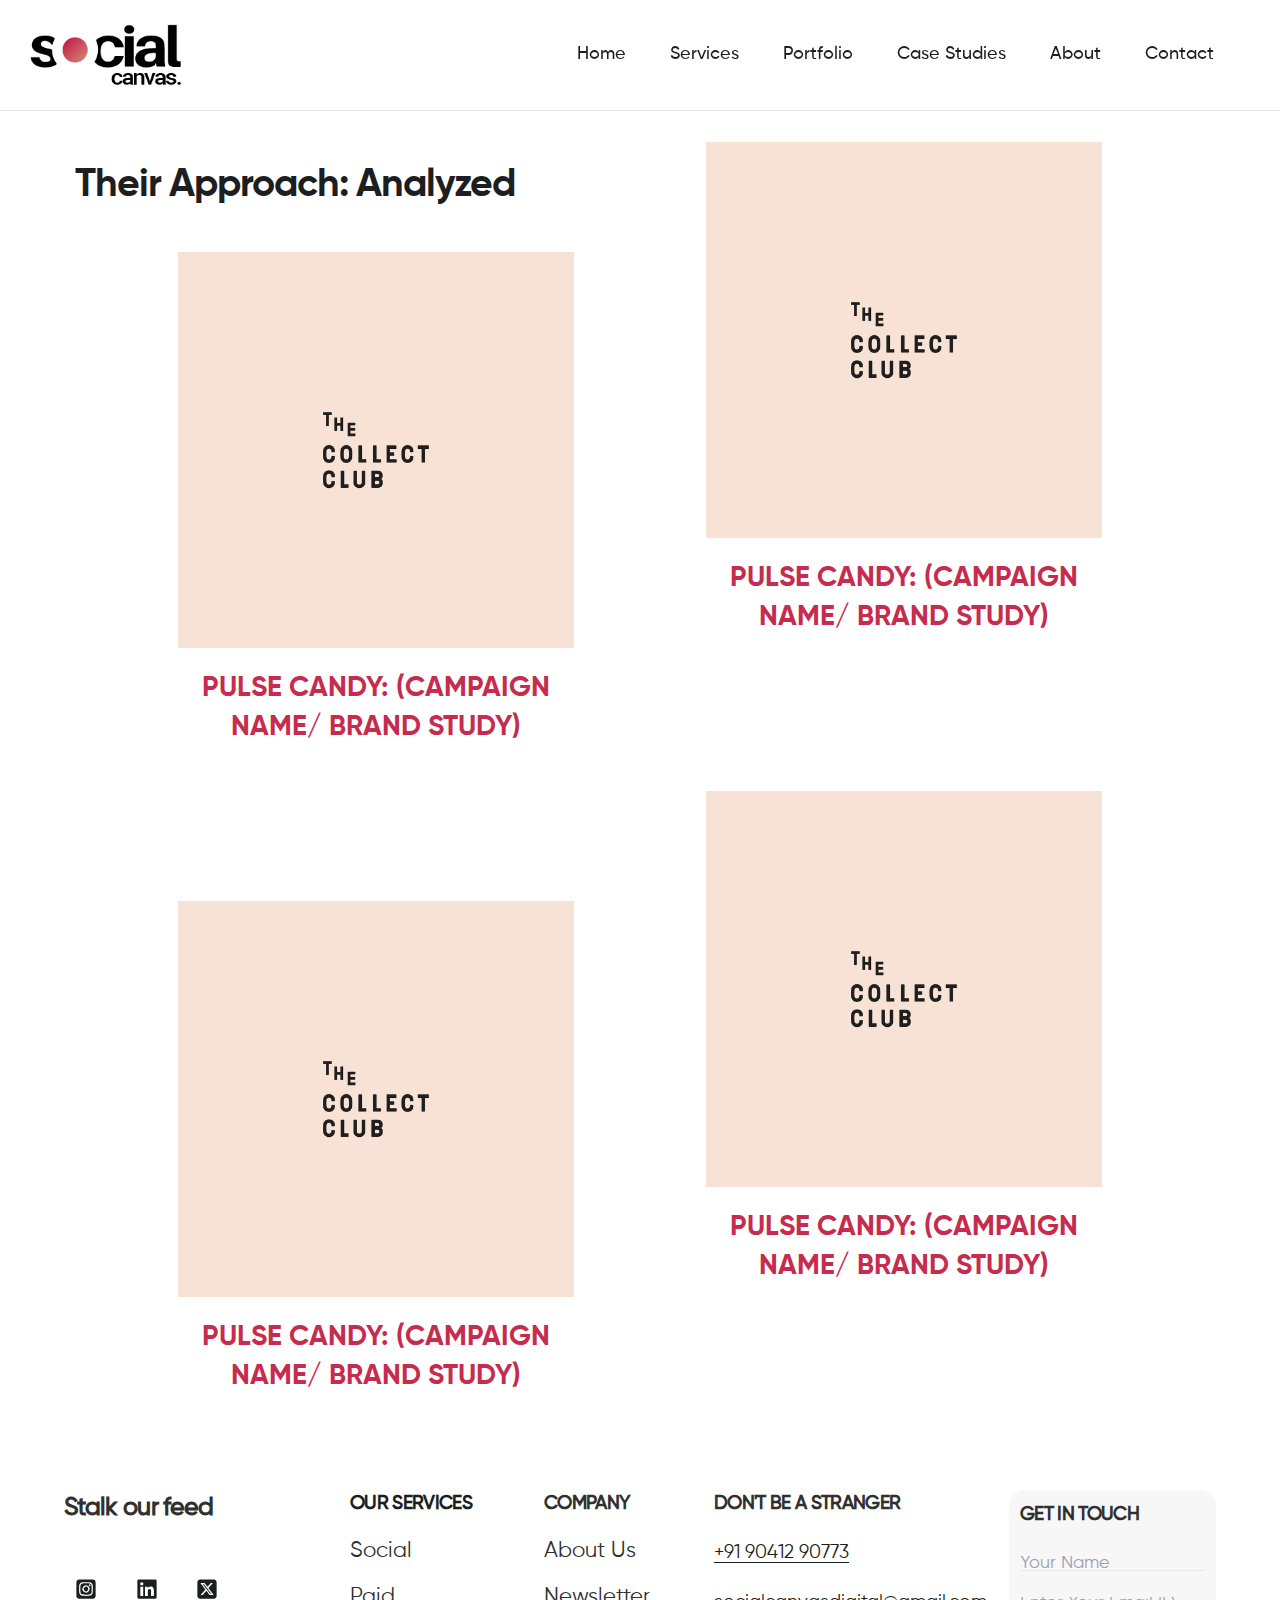
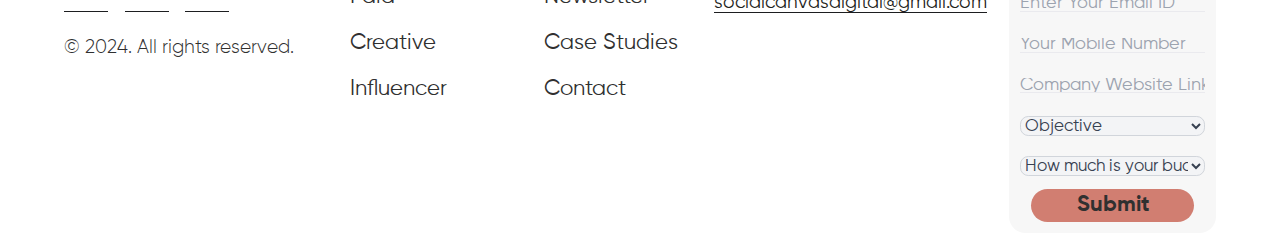
<file: theirapproach.html>
<!DOCTYPE html><html lang="en"><head><meta charSet="utf-8"/><meta name="viewport" content="width=device-width, initial-scale=1"/><link rel="preload" as="image" href="assets/images/logo.png"/><link rel="stylesheet" href="/_next/static/css/d498c84e4ab246b3.css" data-precedence="next"/><link rel="stylesheet" href="/_next/static/css/cb402d13e7e1da66.css" data-precedence="next"/><link rel="preload" as="script" fetchPriority="low" href="/_next/static/chunks/webpack-c9d724da7f04a190.js"/><script src="/_next/static/chunks/4bd1b696-92810b4b4ece63ad.js" async=""></script><script src="/_next/static/chunks/517-f63829a664ed57eb.js" async=""></script><script src="/_next/static/chunks/main-app-a1ee7651ab3661ef.js" async=""></script><script src="/_next/static/chunks/app/layout-9014ef830c570835.js" async=""></script><script src="/_next/static/chunks/970-14bad98e881e4a3b.js" async=""></script><script src="/_next/static/chunks/app/(casestudy)/theirapproach/page-a00b155ba30b4850.js" async=""></script><link rel="preload" href="assets/scripts/core.jquery.js" as="script"/><link rel="preload" href="assets/scripts/plugin.imagesloaded.pkgd.js" as="script"/><link rel="preload" href="assets/scripts/plugin.in-viewport.js" as="script"/><link rel="preload" href="assets/scripts/plugin.animate.js" as="script"/><link rel="preload" href="assets/scripts/plugin.isotope.pkgd.min.js" as="script"/><link rel="preload" href="assets/scripts/plugin.ScrollToPlugin.min.js" as="script"/><link rel="preload" href="assets/scripts/plugin.SplitText.js" as="script"/><link rel="preload" href="assets/scripts/plugin.TweenMax.min.js" as="script"/><link rel="preload" href="assets/scripts/plugin.touchSwipe.min.js" as="script"/><link rel="preload" href="assets/scripts/plugin.typed.min.js" as="script"/><link rel="preload" href="assets/plugins/nevo-slider/nevo-slider.js" as="script"/><link rel="preload" href="assets/plugins/nevo-lightbox/nevo-lightbox.js" as="script"/><link rel="preload" href="assets/scripts/main.functions.js" as="script"/><title>Social Canvas</title><meta name="description" content="Generated by create next app"/><link rel="icon" href="/favicon.ico" type="image/x-icon" sizes="1245x1523"/><script src="/_next/static/chunks/polyfills-42372ed130431b0a.js" noModule=""></script></head><body class="__variable_4d318d __variable_ea5f4b antialiased"><div class="wrapper"><header class="header"><a class="brand" href="/"><img class="default" alt="Nevo example image" src="assets/images/logo.png"/><img class="white" alt="Nevo example image" src="assets/images/logo.png"/></a><ul class="menu main"><li class="menu-item  "><a class="menu-link" href="/">Home</a></li><li class="menu-item"><a class="menu-link" href="services">Services</a></li><li class="menu-item"><a class="menu-link" href="#">Portfolio</a></li><li class="menu-item has-dropdown"><a class="menu-link" href="#">Case Studies</a><ul class="dropdown-nav"><li class="menu-item"><a class="menu-link" href="theirapproach">Their Approach: Analyzed</a></li><li class="menu-item"><a class="menu-link" href="revamp">Our Take: Revamped</a></li></ul></li><li class="menu-item "><a class="menu-link" href="about-us">About</a></li><li class="menu-item"><a class="menu-link" href="contact">Contact</a></li></ul></header><div class="burger"><hr/><hr/><hr/></div><div class="content"><section class="mb-5"><div class="container"><h4 class=" inline p-2 font-semibold">Their Approach: Analyzed</h4><div class="md:flex flex-wrap gap-8 justify-center"><div class="md:mx-8 py-8 md:w-72"><div class="md:w-72 md:h-72"><img alt="image" loading="lazy" width="1000" height="1000" decoding="async" data-nimg="1" class="w-full h-full object-cover" style="color:transparent" src="/assets/images/category/webiste1.jpg"/></div><div><p class="flex-wrap font-semibold text-xl text-center text-socialred py-4"> <!-- -->PULSE CANDY: (CAMPAIGN NAME/ BRAND STUDY)</p></div></div><div class="md:mx-8 py-8 md:w-72 md:relative -top-20"><div class="md:w-72 md:h-72"><img alt="image" loading="lazy" width="1000" height="1000" decoding="async" data-nimg="1" class="w-full h-full object-cover" style="color:transparent" src="/assets/images/category/webiste1.jpg"/></div><div><p class="flex-wrap font-semibold text-xl text-center text-socialred py-4"> <!-- -->PULSE CANDY: (CAMPAIGN NAME/ BRAND STUDY)</p></div></div><div class="md:mx-8 py-8 md:w-72"><div class="md:w-72 md:h-72"><img alt="image" loading="lazy" width="1000" height="1000" decoding="async" data-nimg="1" class="w-full h-full object-cover" style="color:transparent" src="/assets/images/category/webiste1.jpg"/></div><div><p class="flex-wrap font-semibold text-xl text-center text-socialred py-4"> <!-- -->PULSE CANDY: (CAMPAIGN NAME/ BRAND STUDY)</p></div></div><div class="md:mx-8 py-8 md:w-72  md:relative -top-20"><div class="md:w-72 md:h-72"><img alt="image" loading="lazy" width="1000" height="1000" decoding="async" data-nimg="1" class="w-full h-full object-cover" style="color:transparent" src="/assets/images/category/webiste1.jpg"/></div><div><p class="flex-wrap font-semibold text-xl text-center text-socialred py-4"> <!-- -->PULSE CANDY: (CAMPAIGN NAME/ BRAND STUDY)</p></div></div></div></div></section></div><div class="text-socialblack "><div class="container flex flex-col lg:flex-row justify-between items-start  lg:space-y-0"><div class="w-full lg:w-[200px] xl:w-[250px] flex flex-col  "><h3 class="text-lg font-bold mb-3 text-socialblack text-center lg:text-left">Stalk our feed</h3><div class="flex items-center justify-center lg:justify-start space-x-3 mt-4 text-socialblack"><a href="#" class="p-2"><span><svg stroke="currentColor" fill="currentColor" stroke-width="0" viewBox="0 0 448 512" height="1em" width="1em" xmlns="http://www.w3.org/2000/svg"><path d="M194.4 211.7a53.3 53.3 0 1 0 59.3 88.7 53.3 53.3 0 1 0 -59.3-88.7zm142.3-68.4c-5.2-5.2-11.5-9.3-18.4-12c-18.1-7.1-57.6-6.8-83.1-6.5c-4.1 0-7.9 .1-11.2 .1c-3.3 0-7.2 0-11.4-.1c-25.5-.3-64.8-.7-82.9 6.5c-6.9 2.7-13.1 6.8-18.4 12s-9.3 11.5-12 18.4c-7.1 18.1-6.7 57.7-6.5 83.2c0 4.1 .1 7.9 .1 11.1s0 7-.1 11.1c-.2 25.5-.6 65.1 6.5 83.2c2.7 6.9 6.8 13.1 12 18.4s11.5 9.3 18.4 12c18.1 7.1 57.6 6.8 83.1 6.5c4.1 0 7.9-.1 11.2-.1c3.3 0 7.2 0 11.4 .1c25.5 .3 64.8 .7 82.9-6.5c6.9-2.7 13.1-6.8 18.4-12s9.3-11.5 12-18.4c7.2-18 6.8-57.4 6.5-83c0-4.2-.1-8.1-.1-11.4s0-7.1 .1-11.4c.3-25.5 .7-64.9-6.5-83l0 0c-2.7-6.9-6.8-13.1-12-18.4zm-67.1 44.5A82 82 0 1 1 178.4 324.2a82 82 0 1 1 91.1-136.4zm29.2-1.3c-3.1-2.1-5.6-5.1-7.1-8.6s-1.8-7.3-1.1-11.1s2.6-7.1 5.2-9.8s6.1-4.5 9.8-5.2s7.6-.4 11.1 1.1s6.5 3.9 8.6 7s3.2 6.8 3.2 10.6c0 2.5-.5 5-1.4 7.3s-2.4 4.4-4.1 6.2s-3.9 3.2-6.2 4.2s-4.8 1.5-7.3 1.5l0 0c-3.8 0-7.5-1.1-10.6-3.2zM448 96c0-35.3-28.7-64-64-64H64C28.7 32 0 60.7 0 96V416c0 35.3 28.7 64 64 64H384c35.3 0 64-28.7 64-64V96zM357 389c-18.7 18.7-41.4 24.6-67 25.9c-26.4 1.5-105.6 1.5-132 0c-25.6-1.3-48.3-7.2-67-25.9s-24.6-41.4-25.8-67c-1.5-26.4-1.5-105.6 0-132c1.3-25.6 7.1-48.3 25.8-67s41.5-24.6 67-25.8c26.4-1.5 105.6-1.5 132 0c25.6 1.3 48.3 7.1 67 25.8s24.6 41.4 25.8 67c1.5 26.3 1.5 105.4 0 131.9c-1.3 25.6-7.1 48.3-25.8 67z"></path></svg></span></a><a href="#" class="p-2"><span><svg stroke="currentColor" fill="currentColor" stroke-width="0" viewBox="0 0 448 512" height="1em" width="1em" xmlns="http://www.w3.org/2000/svg"><path d="M416 32H31.9C14.3 32 0 46.5 0 64.3v383.4C0 465.5 14.3 480 31.9 480H416c17.6 0 32-14.5 32-32.3V64.3c0-17.8-14.4-32.3-32-32.3zM135.4 416H69V202.2h66.5V416zm-33.2-243c-21.3 0-38.5-17.3-38.5-38.5S80.9 96 102.2 96c21.2 0 38.5 17.3 38.5 38.5 0 21.3-17.2 38.5-38.5 38.5zm282.1 243h-66.4V312c0-24.8-.5-56.7-34.5-56.7-34.6 0-39.9 27-39.9 54.9V416h-66.4V202.2h63.7v29.2h.9c8.9-16.8 30.6-34.5 62.9-34.5 67.2 0 79.7 44.3 79.7 101.9V416z"></path></svg></span></a><a href="#" class="p-2"><span><svg stroke="currentColor" fill="currentColor" stroke-width="0" viewBox="0 0 448 512" height="1em" width="1em" xmlns="http://www.w3.org/2000/svg"><path d="M64 32C28.7 32 0 60.7 0 96V416c0 35.3 28.7 64 64 64H384c35.3 0 64-28.7 64-64V96c0-35.3-28.7-64-64-64H64zm297.1 84L257.3 234.6 379.4 396H283.8L209 298.1 123.3 396H75.8l111-126.9L69.7 116h98l67.7 89.5L313.6 116h47.5zM323.3 367.6L153.4 142.9H125.1L296.9 367.6h26.3z"></path></svg></span></a></div><div class="text-center lg:text-left py-4"><p class="text-sm text-socialblack">© 2024. All rights reserved.</p></div></div><div class="lg:w-[250px] xl:w-[400px] w-full flex gap-12 md:gap-0 justify-around "><div class=" text-socialblack text-center lg:text-left"><h3 class="text-sm font-semibold uppercase mb-3">Our Services</h3><ul class="space-y-2"><li>Social</li><li>Paid</li><li>Creative</li><li>Influencer</li></ul></div><div class=" text-center lg:text-left"><h3 class="text-sm font-semibold text-socialblack uppercase mb-3">Company</h3><ul class="space-y-2 mb-4 text-socialblack"><li>About Us</li><li>Newsletter</li><li>Case Studies</li><li>Contact</li></ul></div></div><div class="flex gap-4 md:flex-1  items-center md:items-start mx-auto md:w-full justify-center flex-col md:flex-row md:justify-around"><div class="w-full md:flex-1 text-center lg:text-left"><h3 class="text-sm font-semibold text-socialblack uppercase mb-3">Don&#x27;t be a stranger</h3><p class="mb-2 text-socialblack text-sm font-normal"> <a href="tel:+919041290773 ">+91 90412 90773</a></p><p class="text-socialblack text-sm font-normal"><a href="mailto:socialcanvasdigital@gmail.com">socialcanvasdigital@gmail.com</a></p></div><div class="w-full md:flex-1 text-center lg:text-left lighter-bg p-2 rounded-xl"><h3 class="text-sm font-semibold text-socialblack uppercase mb-3">Get In Touch</h3><form class="space-y-1 "><div class="relative"><input type="text" placeholder="Your Name" class="w-full h-[15px] p-0 m-0 bg-transparent text-white placeholder-gray-400 "/></div><div class="relative"><input type="email" placeholder="Enter Your Email ID" class="w-full h-[15px] p-0 m-0 bg-transparent text-white placeholder-gray-400 "/></div><div class="relative"><input type="tel" placeholder="Your Mobile Number" class="w-full h-[15px] p-0 m-0 bg-transparent text-white placeholder-gray-400 "/></div><div class="relative"><input type="url" placeholder="Company Website Link" class="w-full h-[15px] p-0 m-0 bg-transparent text-white placeholder-gray-400 "/></div><div class="relative"><select id="services" class="bg-gray-100 text-xs p-0 m-0 w-full h-[20px] text-gray-700  rounded-md border border-gray-300  focus:outline-none focus:ring-2 focus:ring-blue-500"><option value="" disabled="" selected="">Objective</option><option value="social_media_management">I need help with Social Media Management.</option><option value="creative_design_services">Iʼm looking for creative design services.</option><option value="website_design_development">I want website design or development support.</option><option value="photography_video_shoot">I need photography or video shoot assistance.</option><option value="performance_marketing">I want to discuss performance marketing (ads).</option><option value="explore_services">Iʼm not sure, but Iʼd love to explore what you offer.</option></select></div><div class="relative"><select id="budget" class="bg-gray-100 text-xs p-0 m-0 w-full h-[20px] text-gray-700  rounded-md border border-gray-300  focus:outline-none focus:ring-2 focus:ring-blue-500"><option value="" disabled="" class="text-xs" selected="">How much is your budget?</option><option value="₹35,000_₹50,000">₹35,000 - ₹50,000</option><option value="₹50,000_₹1,00,000">₹50,000 - ₹1,00,000</option><option value="₹1,00,000_₹1,50,000">₹1,00,000 - ₹1,50,000</option><option value="₹1,50,000_₹2,00,000">₹1,50,000 - ₹2,00,000</option><option value="unsure_budget text-wrap">I donʼt know my budget, depends on the conversation</option></select></div><button type="submit" class="bg-socialpeach rounded-xl px-2 mx-2 text-base font-semibold">Submit</button></form></div></div></div></div></div><script src="/_next/static/chunks/webpack-c9d724da7f04a190.js" async=""></script><script>(self.__next_f=self.__next_f||[]).push([0])</script><script>self.__next_f.push([1,"1:\"$Sreact.fragment\"\n2:I[5244,[],\"\"]\n3:I[3866,[],\"\"]\n4:I[3704,[\"177\",\"static/chunks/app/layout-9014ef830c570835.js\"],\"\"]\n5:I[7970,[\"970\",\"static/chunks/970-14bad98e881e4a3b.js\",\"286\",\"static/chunks/app/(casestudy)/theirapproach/page-a00b155ba30b4850.js\"],\"Image\"]\n7:I[6213,[],\"OutletBoundary\"]\n9:I[6213,[],\"MetadataBoundary\"]\nb:I[6213,[],\"ViewportBoundary\"]\nd:I[4835,[],\"\"]\n:HL[\"/_next/static/css/d498c84e4ab246b3.css\",\"style\"]\n:HL[\"/_next/static/css/cb402d13e7e1da66.css\",\"style\"]\n6:T525,M194.4 211.7a53.3 53.3 0 1 0 59.3 88.7 53.3 53.3 0 1 0 -59.3-88.7zm142.3-68.4c-5.2-5.2-11.5-9.3-18.4-12c-18.1-7.1-57.6-6.8-83.1-6.5c-4.1 0-7.9 .1-11.2 .1c-3.3 0-7.2 0-11.4-.1c-25.5-.3-64.8-.7-82.9 6.5c-6.9 2.7-13.1 6.8-18.4 12s-9.3 11.5-12 18.4c-7.1 18.1-6.7 57.7-6.5 83.2c0 4.1 .1 7.9 .1 11.1s0 7-.1 11.1c-.2 25.5-.6 65.1 6.5 83.2c2.7 6.9 6.8 13.1 12 18.4s11.5 9.3 18.4 12c18.1 7.1 57.6 6.8 83.1 6.5c4.1 0 7.9-.1 11.2-.1c3.3 0 7.2 0 11.4 .1c25.5 .3 64.8 .7 82.9-6.5c6.9-2.7 13.1-6.8 18.4-12s9.3-11.5 12-18.4c7.2-18 6.8-57.4 6.5-83c0-4.2-.1-8.1-.1-11.4s0-7.1 .1-11.4c.3-25.5 .7-64.9-6.5-83l0 0c-2.7-6.9-6.8-13.1-12-18.4zm-67.1 44.5A82 82 0 1 1 178.4 324.2a82 82 0 1 1 91.1-136.4zm29.2-1.3c-3.1-2.1-5.6-5.1-7.1-8.6s-1.8-7.3-1.1-11.1s2.6-7.1 5.2-9.8s6.1-4.5 9.8-5.2s7.6-.4 11.1 1.1s6.5 3.9 8.6 7s3.2 6.8 3.2 10.6c0 2.5-.5 5-1.4 7.3s-2.4 4.4-4.1 6.2s-3.9 3.2-6.2 4.2s-4.8 1.5-7.3 1.5l0 0c-3.8 0-7.5-1.1-10.6-3.2zM448 96c0-35.3-28.7-64-64-64H64C28.7 32 0 60.7 0 96V416c0 35.3 28.7 64 64 64H384c35.3 0 64-28.7 64-64V96zM357 389c-18.7 18.7-41.4 24.6-67 25.9c-26.4 1.5-105.6 1.5-132 0c-25.6-1.3-48.3-7.2-67-25.9s-24.6-41.4-25.8-67c-1.5-26.4-1.5-105.6 0-132c1.3-25.6 7.1-48.3 25.8-67s41.5-24.6 67-25.8c26.4-1.5 105.6-1.5 132 0c25.6 1.3 48.3 7.1 67 25.8s24.6 41.4 25.8 67c1.5 26.3 1.5 105.4 0 131.9c-1.3 25.6-7.1 48.3-25.8 67z"])</script><script>self.__next_f.push([1,"0:{\"P\":null,\"b\":\"QEjbI3pj6GCepyi5T9cj9\",\"p\":\"\",\"c\":[\"\",\"theirapproach\"],\"i\":false,\"f\":[[[\"\",{\"children\":[\"(casestudy)\",{\"children\":[\"theirapproach\",{\"children\":[\"__PAGE__\",{}]}]}]},\"$undefined\",\"$undefined\",true],[\"\",[\"$\",\"$1\",\"c\",{\"children\":[[[\"$\",\"link\",\"0\",{\"rel\":\"stylesheet\",\"href\":\"/_next/static/css/d498c84e4ab246b3.css\",\"precedence\":\"next\",\"crossOrigin\":\"$undefined\",\"nonce\":\"$undefined\"}],[\"$\",\"link\",\"1\",{\"rel\":\"stylesheet\",\"href\":\"/_next/static/css/cb402d13e7e1da66.css\",\"precedence\":\"next\",\"crossOrigin\":\"$undefined\",\"nonce\":\"$undefined\"}]],[\"$\",\"html\",null,{\"lang\":\"en\",\"children\":[\"$\",\"body\",null,{\"className\":\"__variable_4d318d __variable_ea5f4b antialiased\",\"children\":[[\"$\",\"$L2\",null,{\"parallelRouterKey\":\"children\",\"segmentPath\":[\"children\"],\"error\":\"$undefined\",\"errorStyles\":\"$undefined\",\"errorScripts\":\"$undefined\",\"template\":[\"$\",\"$L3\",null,{}],\"templateStyles\":\"$undefined\",\"templateScripts\":\"$undefined\",\"notFound\":[[],[[\"$\",\"title\",null,{\"children\":\"404: This page could not be found.\"}],[\"$\",\"div\",null,{\"style\":{\"fontFamily\":\"system-ui,\\\"Segoe UI\\\",Roboto,Helvetica,Arial,sans-serif,\\\"Apple Color Emoji\\\",\\\"Segoe UI Emoji\\\"\",\"height\":\"100vh\",\"textAlign\":\"center\",\"display\":\"flex\",\"flexDirection\":\"column\",\"alignItems\":\"center\",\"justifyContent\":\"center\"},\"children\":[\"$\",\"div\",null,{\"children\":[[\"$\",\"style\",null,{\"dangerouslySetInnerHTML\":{\"__html\":\"body{color:#000;background:#fff;margin:0}.next-error-h1{border-right:1px solid rgba(0,0,0,.3)}@media (prefers-color-scheme:dark){body{color:#fff;background:#000}.next-error-h1{border-right:1px solid rgba(255,255,255,.3)}}\"}}],[\"$\",\"h1\",null,{\"className\":\"next-error-h1\",\"style\":{\"display\":\"inline-block\",\"margin\":\"0 20px 0 0\",\"padding\":\"0 23px 0 0\",\"fontSize\":24,\"fontWeight\":500,\"verticalAlign\":\"top\",\"lineHeight\":\"49px\"},\"children\":404}],[\"$\",\"div\",null,{\"style\":{\"display\":\"inline-block\"},\"children\":[\"$\",\"h2\",null,{\"style\":{\"fontSize\":14,\"fontWeight\":400,\"lineHeight\":\"49px\",\"margin\":0},\"children\":\"This page could not be found.\"}]}]]}]}]]],\"forbidden\":\"$undefined\",\"unauthorized\":\"$undefined\"}],[\"$\",\"$L4\",null,{\"src\":\"assets/scripts/core.jquery.js\"}],[\"$\",\"$L4\",null,{\"src\":\"assets/scripts/plugin.imagesloaded.pkgd.js\"}],[\"$\",\"$L4\",null,{\"src\":\"assets/scripts/plugin.in-viewport.js\"}],[\"$\",\"$L4\",null,{\"src\":\"assets/scripts/plugin.animate.js\"}],[\"$\",\"$L4\",null,{\"src\":\"assets/scripts/plugin.isotope.pkgd.min.js\"}],[\"$\",\"$L4\",null,{\"src\":\"assets/scripts/plugin.ScrollToPlugin.min.js\"}],[\"$\",\"$L4\",null,{\"src\":\"assets/scripts/plugin.SplitText.js\"}],[\"$\",\"$L4\",null,{\"src\":\"assets/scripts/plugin.TweenMax.min.js\"}],[\"$\",\"$L4\",null,{\"src\":\"assets/scripts/plugin.touchSwipe.min.js\"}],[\"$\",\"$L4\",null,{\"src\":\"assets/scripts/plugin.typed.min.js\"}],[\"$\",\"$L4\",null,{\"src\":\"assets/plugins/nevo-slider/nevo-slider.js\"}],[\"$\",\"$L4\",null,{\"src\":\"assets/plugins/nevo-lightbox/nevo-lightbox.js\"}],[\"$\",\"$L4\",null,{\"src\":\"assets/scripts/main.functions.js\"}]]}]}]]}],{\"children\":[\"(casestudy)\",[\"$\",\"$1\",\"c\",{\"children\":[null,[\"$\",\"$L2\",null,{\"parallelRouterKey\":\"children\",\"segmentPath\":[\"children\",\"(casestudy)\",\"children\"],\"error\":\"$undefined\",\"errorStyles\":\"$undefined\",\"errorScripts\":\"$undefined\",\"template\":[\"$\",\"$L3\",null,{}],\"templateStyles\":\"$undefined\",\"templateScripts\":\"$undefined\",\"notFound\":[[],[[\"$\",\"title\",null,{\"children\":\"404: This page could not be found.\"}],[\"$\",\"div\",null,{\"style\":\"$0:f:0:1:1:props:children:1:props:children:props:children:0:props:notFound:1:1:props:style\",\"children\":[\"$\",\"div\",null,{\"children\":[[\"$\",\"style\",null,{\"dangerouslySetInnerHTML\":{\"__html\":\"body{color:#000;background:#fff;margin:0}.next-error-h1{border-right:1px solid rgba(0,0,0,.3)}@media (prefers-color-scheme:dark){body{color:#fff;background:#000}.next-error-h1{border-right:1px solid rgba(255,255,255,.3)}}\"}}],[\"$\",\"h1\",null,{\"className\":\"next-error-h1\",\"style\":\"$0:f:0:1:1:props:children:1:props:children:props:children:0:props:notFound:1:1:props:children:props:children:1:props:style\",\"children\":404}],[\"$\",\"div\",null,{\"style\":\"$0:f:0:1:1:props:children:1:props:children:props:children:0:props:notFound:1:1:props:children:props:children:2:props:style\",\"children\":[\"$\",\"h2\",null,{\"style\":\"$0:f:0:1:1:props:children:1:props:children:props:children:0:props:notFound:1:1:props:children:props:children:2:props:children:props:style\",\"children\":\"This page could not be found.\"}]}]]}]}]]],\"forbidden\":\"$undefined\",\"unauthorized\":\"$undefined\"}]]}],{\"children\":[\"theirapproach\",[\"$\",\"$1\",\"c\",{\"children\":[null,[\"$\",\"$L2\",null,{\"parallelRouterKey\":\"children\",\"segmentPath\":[\"children\",\"(casestudy)\",\"children\",\"theirapproach\",\"children\"],\"error\":\"$undefined\",\"errorStyles\":\"$undefined\",\"errorScripts\":\"$undefined\",\"template\":[\"$\",\"$L3\",null,{}],\"templateStyles\":\"$undefined\",\"templateScripts\":\"$undefined\",\"notFound\":\"$undefined\",\"forbidden\":\"$undefined\",\"unauthorized\":\"$undefined\"}]]}],{\"children\":[\"__PAGE__\",[\"$\",\"$1\",\"c\",{\"children\":[[\"$\",\"div\",null,{\"className\":\"wrapper\",\"children\":[[[\"$\",\"header\",null,{\"className\":\"header\",\"children\":[[\"$\",\"a\",null,{\"className\":\"brand\",\"href\":\"/\",\"children\":[[\"$\",\"img\",null,{\"className\":\"default\",\"alt\":\"Nevo example image\",\"src\":\"assets/images/logo.png\"}],[\"$\",\"img\",null,{\"className\":\"white\",\"alt\":\"Nevo example image\",\"src\":\"assets/images/logo.png\"}]]}],[\"$\",\"ul\",null,{\"className\":\"menu main\",\"children\":[[\"$\",\"li\",null,{\"className\":\"menu-item  \",\"children\":[\"$\",\"a\",null,{\"className\":\"menu-link\",\"href\":\"/\",\"children\":\"Home\"}]}],[\"$\",\"li\",null,{\"className\":\"menu-item\",\"children\":[\"$\",\"a\",null,{\"className\":\"menu-link\",\"href\":\"services\",\"children\":\"Services\"}]}],[\"$\",\"li\",null,{\"className\":\"menu-item\",\"children\":[\"$\",\"a\",null,{\"className\":\"menu-link\",\"href\":\"#\",\"children\":\"Portfolio\"}]}],[\"$\",\"li\",null,{\"className\":\"menu-item has-dropdown\",\"children\":[[\"$\",\"a\",null,{\"className\":\"menu-link\",\"href\":\"#\",\"children\":\"Case Studies\"}],[\"$\",\"ul\",null,{\"className\":\"dropdown-nav\",\"children\":[[\"$\",\"li\",null,{\"className\":\"menu-item\",\"children\":[\"$\",\"a\",null,{\"className\":\"menu-link\",\"href\":\"theirapproach\",\"children\":\"Their Approach: Analyzed\"}]}],[\"$\",\"li\",null,{\"className\":\"menu-item\",\"children\":[\"$\",\"a\",null,{\"className\":\"menu-link\",\"href\":\"revamp\",\"children\":\"Our Take: Revamped\"}]}]]}]]}],[\"$\",\"li\",null,{\"className\":\"menu-item \",\"children\":[\"$\",\"a\",null,{\"className\":\"menu-link\",\"href\":\"about-us\",\"children\":\"About\"}]}],[\"$\",\"li\",null,{\"className\":\"menu-item\",\"children\":[\"$\",\"a\",null,{\"className\":\"menu-link\",\"href\":\"contact\",\"children\":\"Contact\"}]}]]}]]}],[\"$\",\"div\",null,{\"className\":\"burger\",\"children\":[[\"$\",\"hr\",null,{}],[\"$\",\"hr\",null,{}],[\"$\",\"hr\",null,{}]]}]],[\"$\",\"div\",null,{\"className\":\"content\",\"children\":[\"$\",\"section\",null,{\"className\":\"mb-5\",\"children\":[\"$\",\"div\",null,{\"className\":\"container\",\"children\":[[\"$\",\"h4\",null,{\"className\":\" inline p-2 font-semibold\",\"children\":\"Their Approach: Analyzed\"}],[\"$\",\"div\",null,{\"className\":\"md:flex flex-wrap gap-8 justify-center\",\"children\":[[\"$\",\"div\",null,{\"className\":\"md:mx-8 py-8 md:w-72\",\"children\":[[\"$\",\"div\",null,{\"className\":\"md:w-72 md:h-72\",\"children\":[\"$\",\"$L5\",null,{\"src\":\"/assets/images/category/webiste1.jpg\",\"height\":1000,\"width\":1000,\"alt\":\"image\",\"className\":\"w-full h-full object-cover\"}]}],[\"$\",\"div\",null,{\"children\":[\"$\",\"p\",null,{\"className\":\"flex-wrap font-semibold text-xl text-center text-socialred py-4\",\"children\":[\" \",\"PULSE CANDY: (CAMPAIGN NAME/ BRAND STUDY)\"]}]}]]}],[\"$\",\"div\",null,{\"className\":\"md:mx-8 py-8 md:w-72 md:relative -top-20\",\"children\":[[\"$\",\"div\",null,{\"className\":\"md:w-72 md:h-72\",\"children\":[\"$\",\"$L5\",null,{\"src\":\"/assets/images/category/webiste1.jpg\",\"height\":1000,\"width\":1000,\"alt\":\"image\",\"className\":\"w-full h-full object-cover\"}]}],[\"$\",\"div\",null,{\"children\":[\"$\",\"p\",null,{\"className\":\"flex-wrap font-semibold text-xl text-center text-socialred py-4\",\"children\":[\" \",\"PULSE CANDY: (CAMPAIGN NAME/ BRAND STUDY)\"]}]}]]}],[\"$\",\"div\",null,{\"className\":\"md:mx-8 py-8 md:w-72\",\"children\":[[\"$\",\"div\",null,{\"className\":\"md:w-72 md:h-72\",\"children\":[\"$\",\"$L5\",null,{\"src\":\"/assets/images/category/webiste1.jpg\",\"height\":1000,\"width\":1000,\"alt\":\"image\",\"className\":\"w-full h-full object-cover\"}]}],[\"$\",\"div\",null,{\"children\":[\"$\",\"p\",null,{\"className\":\"flex-wrap font-semibold text-xl text-center text-socialred py-4\",\"children\":[\" \",\"PULSE CANDY: (CAMPAIGN NAME/ BRAND STUDY)\"]}]}]]}],[\"$\",\"div\",null,{\"className\":\"md:mx-8 py-8 md:w-72  md:relative -top-20\",\"children\":[[\"$\",\"div\",null,{\"className\":\"md:w-72 md:h-72\",\"children\":[\"$\",\"$L5\",null,{\"src\":\"/assets/images/category/webiste1.jpg\",\"height\":1000,\"width\":1000,\"alt\":\"image\",\"className\":\"w-full h-full object-cover\"}]}],[\"$\",\"div\",null,{\"children\":[\"$\",\"p\",null,{\"className\":\"flex-wrap font-semibold text-xl text-center text-socialred py-4\",\"children\":[\" \",\"PULSE CANDY: (CAMPAIGN NAME/ BRAND STUDY)\"]}]}]]}]]}]]}]}]}],[\"$\",\"div\",null,{\"className\":\"text-socialblack \",\"children\":[\"$\",\"div\",null,{\"className\":\"container flex flex-col lg:flex-row justify-between items-start  lg:space-y-0\",\"children\":[[\"$\",\"div\",null,{\"className\":\"w-full lg:w-[200px] xl:w-[250px] flex flex-col  \",\"children\":[[\"$\",\"h3\",null,{\"className\":\"text-lg font-bold mb-3 text-socialblack text-center lg:text-left\",\"children\":\"Stalk our feed\"}],[\"$\",\"div\",null,{\"className\":\"flex items-center justify-center lg:justify-start space-x-3 mt-4 text-socialblack\",\"children\":[[\"$\",\"a\",null,{\"href\":\"#\",\"className\":\"p-2\",\"children\":[\"$\",\"span\",null,{\"children\":[\"$\",\"svg\",null,{\"stroke\":\"currentColor\",\"fill\":\"currentColor\",\"strokeWidth\":\"0\",\"viewBox\":\"0 0 448 512\",\"children\":[\"$undefined\",[[\"$\",\"path\",\"0\",{\"d\":\"$6\",\"children\":[]}]]],\"className\":\"$undefined\",\"style\":{\"color\":\"$undefined\"},\"height\":\"1em\",\"width\":\"1em\",\"xmlns\":\"http://www.w3.org/2000/svg\"}]}]}],[\"$\",\"a\",null,{\"href\":\"#\",\"className\":\"p-2\",\"children\":[\"$\",\"span\",null,{\"children\":[\"$\",\"svg\",null,{\"stroke\":\"currentColor\",\"fill\":\"currentColor\",\"strokeWidth\":\"0\",\"viewBox\":\"0 0 448 512\",\"children\":[\"$undefined\",[[\"$\",\"path\",\"0\",{\"d\":\"M416 32H31.9C14.3 32 0 46.5 0 64.3v383.4C0 465.5 14.3 480 31.9 480H416c17.6 0 32-14.5 32-32.3V64.3c0-17.8-14.4-32.3-32-32.3zM135.4 416H69V202.2h66.5V416zm-33.2-243c-21.3 0-38.5-17.3-38.5-38.5S80.9 96 102.2 96c21.2 0 38.5 17.3 38.5 38.5 0 21.3-17.2 38.5-38.5 38.5zm282.1 243h-66.4V312c0-24.8-.5-56.7-34.5-56.7-34.6 0-39.9 27-39.9 54.9V416h-66.4V202.2h63.7v29.2h.9c8.9-16.8 30.6-34.5 62.9-34.5 67.2 0 79.7 44.3 79.7 101.9V416z\",\"children\":[]}]]],\"className\":\"$undefined\",\"style\":{\"color\":\"$undefined\"},\"height\":\"1em\",\"width\":\"1em\",\"xmlns\":\"http://www.w3.org/2000/svg\"}]}]}],[\"$\",\"a\",null,{\"href\":\"#\",\"className\":\"p-2\",\"children\":[\"$\",\"span\",null,{\"children\":[\"$\",\"svg\",null,{\"stroke\":\"currentColor\",\"fill\":\"currentColor\",\"strokeWidth\":\"0\",\"viewBox\":\"0 0 448 512\",\"children\":[\"$undefined\",[[\"$\",\"path\",\"0\",{\"d\":\"M64 32C28.7 32 0 60.7 0 96V416c0 35.3 28.7 64 64 64H384c35.3 0 64-28.7 64-64V96c0-35.3-28.7-64-64-64H64zm297.1 84L257.3 234.6 379.4 396H283.8L209 298.1 123.3 396H75.8l111-126.9L69.7 116h98l67.7 89.5L313.6 116h47.5zM323.3 367.6L153.4 142.9H125.1L296.9 367.6h26.3z\",\"children\":[]}]]],\"className\":\"$undefined\",\"style\":{\"color\":\"$undefined\"},\"height\":\"1em\",\"width\":\"1em\",\"xmlns\":\"http://www.w3.org/2000/svg\"}]}]}]]}],[\"$\",\"div\",null,{\"className\":\"text-center lg:text-left py-4\",\"children\":[\"$\",\"p\",null,{\"className\":\"text-sm text-socialblack\",\"children\":\"© 2024. All rights reserved.\"}]}]]}],[\"$\",\"div\",null,{\"className\":\"lg:w-[250px] xl:w-[400px] w-full flex gap-12 md:gap-0 justify-around \",\"children\":[[\"$\",\"div\",null,{\"className\":\" text-socialblack text-center lg:text-left\",\"children\":[[\"$\",\"h3\",null,{\"className\":\"text-sm font-semibold uppercase mb-3\",\"children\":\"Our Services\"}],[\"$\",\"ul\",null,{\"className\":\"space-y-2\",\"children\":[[\"$\",\"li\",null,{\"children\":\"Social\"}],[\"$\",\"li\",null,{\"children\":\"Paid\"}],[\"$\",\"li\",null,{\"children\":\"Creative\"}],[\"$\",\"li\",null,{\"children\":\"Influencer\"}]]}]]}],[\"$\",\"div\",null,{\"className\":\" text-center lg:text-left\",\"children\":[[\"$\",\"h3\",null,{\"className\":\"text-sm font-semibold text-socialblack uppercase mb-3\",\"children\":\"Company\"}],[\"$\",\"ul\",null,{\"className\":\"space-y-2 mb-4 text-socialblack\",\"children\":[[\"$\",\"li\",null,{\"children\":\"About Us\"}],[\"$\",\"li\",null,{\"children\":\"Newsletter\"}],[\"$\",\"li\",null,{\"children\":\"Case Studies\"}],[\"$\",\"li\",null,{\"children\":\"Contact\"}]]}]]}]]}],[\"$\",\"div\",null,{\"className\":\"flex gap-4 md:flex-1  items-center md:items-start mx-auto md:w-full justify-center flex-col md:flex-row md:justify-around\",\"children\":[[\"$\",\"div\",null,{\"className\":\"w-full md:flex-1 text-center lg:text-left\",\"children\":[[\"$\",\"h3\",null,{\"className\":\"text-sm font-semibold text-socialblack uppercase mb-3\",\"children\":\"Don't be a stranger\"}],[\"$\",\"p\",null,{\"className\":\"mb-2 text-socialblack text-sm font-normal\",\"children\":[\" \",[\"$\",\"a\",null,{\"href\":\"tel:+919041290773 \",\"children\":\"+91 90412 90773\"}]]}],[\"$\",\"p\",null,{\"className\":\"text-socialblack text-sm font-normal\",\"children\":[\"$\",\"a\",null,{\"href\":\"mailto:socialcanvasdigital@gmail.com\",\"children\":\"socialcanvasdigital@gmail.com\"}]}]]}],[\"$\",\"div\",null,{\"className\":\"w-full md:flex-1 text-center lg:text-left lighter-bg p-2 rounded-xl\",\"children\":[[\"$\",\"h3\",null,{\"className\":\"text-sm font-semibold text-socialblack uppercase mb-3\",\"children\":\"Get In Touch\"}],[\"$\",\"form\",null,{\"className\":\"space-y-1 \",\"children\":[[\"$\",\"div\",null,{\"className\":\"relative\",\"children\":[\"$\",\"input\",null,{\"type\":\"text\",\"placeholder\":\"Your Name\",\"className\":\"w-full h-[15px] p-0 m-0 bg-transparent text-white placeholder-gray-400 \"}]}],[\"$\",\"div\",null,{\"className\":\"relative\",\"children\":[\"$\",\"input\",null,{\"type\":\"email\",\"placeholder\":\"Enter Your Email ID\",\"className\":\"w-full h-[15px] p-0 m-0 bg-transparent text-white placeholder-gray-400 \"}]}],[\"$\",\"div\",null,{\"className\":\"relative\",\"children\":[\"$\",\"input\",null,{\"type\":\"tel\",\"placeholder\":\"Your Mobile Number\",\"className\":\"w-full h-[15px] p-0 m-0 bg-transparent text-white placeholder-gray-400 \"}]}],[\"$\",\"div\",null,{\"className\":\"relative\",\"children\":[\"$\",\"input\",null,{\"type\":\"url\",\"placeholder\":\"Company Website Link\",\"className\":\"w-full h-[15px] p-0 m-0 bg-transparent text-white placeholder-gray-400 \"}]}],[\"$\",\"div\",null,{\"className\":\"relative\",\"children\":[\"$\",\"select\",null,{\"id\":\"services\",\"defaultValue\":\"\",\"className\":\"bg-gray-100 text-xs p-0 m-0 w-full h-[20px] text-gray-700  rounded-md border border-gray-300  focus:outline-none focus:ring-2 focus:ring-blue-500\",\"children\":[[\"$\",\"option\",null,{\"value\":\"\",\"disabled\":true,\"children\":\"Objective\"}],[\"$\",\"option\",null,{\"value\":\"social_media_management\",\"children\":\"I need help with Social Media Management.\"}],[\"$\",\"option\",null,{\"value\":\"creative_design_services\",\"children\":\"Iʼm looking for creative design services.\"}],[\"$\",\"option\",null,{\"value\":\"website_design_development\",\"children\":\"I want website design or development support.\"}],[\"$\",\"option\",null,{\"value\":\"photography_video_shoot\",\"children\":\"I need photography or video shoot assistance.\"}],[\"$\",\"option\",null,{\"value\":\"performance_marketing\",\"children\":\"I want to discuss performance marketing (ads).\"}],[\"$\",\"option\",null,{\"value\":\"explore_services\",\"children\":\"Iʼm not sure, but Iʼd love to explore what you offer.\"}]]}]}],[\"$\",\"div\",null,{\"className\":\"relative\",\"children\":[\"$\",\"select\",null,{\"id\":\"budget\",\"defaultValue\":\"\",\"className\":\"bg-gray-100 text-xs p-0 m-0 w-full h-[20px] text-gray-700  rounded-md border border-gray-300  focus:outline-none focus:ring-2 focus:ring-blue-500\",\"children\":[[\"$\",\"option\",null,{\"value\":\"\",\"disabled\":true,\"className\":\"text-xs\",\"children\":\"How much is your budget?\"}],[\"$\",\"option\",null,{\"value\":\"₹35,000_₹50,000\",\"children\":\"₹35,000 - ₹50,000\"}],[\"$\",\"option\",null,{\"value\":\"₹50,000_₹1,00,000\",\"children\":\"₹50,000 - ₹1,00,000\"}],[\"$\",\"option\",null,{\"value\":\"₹1,00,000_₹1,50,000\",\"children\":\"₹1,00,000 - ₹1,50,000\"}],[\"$\",\"option\",null,{\"value\":\"₹1,50,000_₹2,00,000\",\"children\":\"₹1,50,000 - ₹2,00,000\"}],[\"$\",\"option\",null,{\"value\":\"unsure_budget text-wrap\",\"children\":\"I donʼt know my budget, depends on the conversation\"}]]}]}],[\"$\",\"button\",null,{\"type\":\"submit\",\"className\":\"bg-socialpeach rounded-xl px-2 mx-2 text-base font-semibold\",\"children\":\"Submit\"}]]}]]}]]}]]}]}]]}],null,[\"$\",\"$L7\",null,{\"children\":\"$L8\"}]]}],{},null,false]},null,false]},null,false]},null,false],[\"$\",\"$1\",\"h\",{\"children\":[null,[\"$\",\"$1\",\"Mal7PK7KMDMYvmiGRq6l9\",{\"children\":[[\"$\",\"$L9\",null,{\"children\":\"$La\"}],[\"$\",\"$Lb\",null,{\"children\":\"$Lc\"}],null]}]]}],false]],\"m\":\"$undefined\",\"G\":[\"$d\",\"$undefined\"],\"s\":false,\"S\":true}\n"])</script><script>self.__next_f.push([1,"c:[[\"$\",\"meta\",\"0\",{\"name\":\"viewport\",\"content\":\"width=device-width, initial-scale=1\"}]]\na:[[\"$\",\"meta\",\"0\",{\"charSet\":\"utf-8\"}],[\"$\",\"title\",\"1\",{\"children\":\"Social Canvas\"}],[\"$\",\"meta\",\"2\",{\"name\":\"description\",\"content\":\"Generated by create next app\"}],[\"$\",\"link\",\"3\",{\"rel\":\"icon\",\"href\":\"/favicon.ico\",\"type\":\"image/x-icon\",\"sizes\":\"1245x1523\"}]]\n"])</script><script>self.__next_f.push([1,"8:null\n"])</script></body></html>
</file>
<file: _next/static/css/d498c84e4ab246b3.css>
@font-face{font-family:Geist;font-style:normal;font-weight:100 900;font-display:swap;src:url(/_next/static/media/ba015fad6dcf6784-s.woff2) format("woff2");unicode-range:u+0100-02ba,u+02bd-02c5,u+02c7-02cc,u+02ce-02d7,u+02dd-02ff,u+0304,u+0308,u+0329,u+1d00-1dbf,u+1e00-1e9f,u+1ef2-1eff,u+2020,u+20a0-20ab,u+20ad-20c0,u+2113,u+2c60-2c7f,u+a720-a7ff}@font-face{font-family:Geist;font-style:normal;font-weight:100 900;font-display:swap;src:url(/_next/static/media/569ce4b8f30dc480-s.p.woff2) format("woff2");unicode-range:u+00??,u+0131,u+0152-0153,u+02bb-02bc,u+02c6,u+02da,u+02dc,u+0304,u+0308,u+0329,u+2000-206f,u+20ac,u+2122,u+2191,u+2193,u+2212,u+2215,u+feff,u+fffd}@font-face{font-family:Geist Fallback;src:local("Arial");ascent-override:95.94%;descent-override:28.16%;line-gap-override:0.00%;size-adjust:104.76%}.__className_4d318d{font-family:Geist,Geist Fallback;font-style:normal}.__variable_4d318d{--font-geist-sans:"Geist","Geist Fallback"}@font-face{font-family:Geist Mono;font-style:normal;font-weight:100 900;font-display:swap;src:url(/_next/static/media/747892c23ea88013-s.woff2) format("woff2");unicode-range:u+0100-02ba,u+02bd-02c5,u+02c7-02cc,u+02ce-02d7,u+02dd-02ff,u+0304,u+0308,u+0329,u+1d00-1dbf,u+1e00-1e9f,u+1ef2-1eff,u+2020,u+20a0-20ab,u+20ad-20c0,u+2113,u+2c60-2c7f,u+a720-a7ff}@font-face{font-family:Geist Mono;font-style:normal;font-weight:100 900;font-display:swap;src:url(/_next/static/media/93f479601ee12b01-s.p.woff2) format("woff2");unicode-range:u+00??,u+0131,u+0152-0153,u+02bb-02bc,u+02c6,u+02da,u+02dc,u+0304,u+0308,u+0329,u+2000-206f,u+20ac,u+2122,u+2191,u+2193,u+2212,u+2215,u+feff,u+fffd}@font-face{font-family:Geist Mono Fallback;src:local("Arial");ascent-override:74.67%;descent-override:21.92%;line-gap-override:0.00%;size-adjust:134.59%}.__className_ea5f4b{font-family:Geist Mono,Geist Mono Fallback;font-style:normal}.__variable_ea5f4b{--font-geist-mono:"Geist Mono","Geist Mono Fallback"}
</file>
<file: _next/static/css/cb402d13e7e1da66.css>
*,:after,:before{--tw-border-spacing-x:0;--tw-border-spacing-y:0;--tw-translate-x:0;--tw-translate-y:0;--tw-rotate:0;--tw-skew-x:0;--tw-skew-y:0;--tw-scale-x:1;--tw-scale-y:1;--tw-pan-x: ;--tw-pan-y: ;--tw-pinch-zoom: ;--tw-scroll-snap-strictness:proximity;--tw-gradient-from-position: ;--tw-gradient-via-position: ;--tw-gradient-to-position: ;--tw-ordinal: ;--tw-slashed-zero: ;--tw-numeric-figure: ;--tw-numeric-spacing: ;--tw-numeric-fraction: ;--tw-ring-inset: ;--tw-ring-offset-width:0px;--tw-ring-offset-color:#fff;--tw-ring-color:rgba(59,130,246,.5);--tw-ring-offset-shadow:0 0 #0000;--tw-ring-shadow:0 0 #0000;--tw-shadow:0 0 #0000;--tw-shadow-colored:0 0 #0000;--tw-blur: ;--tw-brightness: ;--tw-contrast: ;--tw-grayscale: ;--tw-hue-rotate: ;--tw-invert: ;--tw-saturate: ;--tw-sepia: ;--tw-drop-shadow: ;--tw-backdrop-blur: ;--tw-backdrop-brightness: ;--tw-backdrop-contrast: ;--tw-backdrop-grayscale: ;--tw-backdrop-hue-rotate: ;--tw-backdrop-invert: ;--tw-backdrop-opacity: ;--tw-backdrop-saturate: ;--tw-backdrop-sepia: ;--tw-contain-size: ;--tw-contain-layout: ;--tw-contain-paint: ;--tw-contain-style: }::backdrop{--tw-border-spacing-x:0;--tw-border-spacing-y:0;--tw-translate-x:0;--tw-translate-y:0;--tw-rotate:0;--tw-skew-x:0;--tw-skew-y:0;--tw-scale-x:1;--tw-scale-y:1;--tw-pan-x: ;--tw-pan-y: ;--tw-pinch-zoom: ;--tw-scroll-snap-strictness:proximity;--tw-gradient-from-position: ;--tw-gradient-via-position: ;--tw-gradient-to-position: ;--tw-ordinal: ;--tw-slashed-zero: ;--tw-numeric-figure: ;--tw-numeric-spacing: ;--tw-numeric-fraction: ;--tw-ring-inset: ;--tw-ring-offset-width:0px;--tw-ring-offset-color:#fff;--tw-ring-color:rgba(59,130,246,.5);--tw-ring-offset-shadow:0 0 #0000;--tw-ring-shadow:0 0 #0000;--tw-shadow:0 0 #0000;--tw-shadow-colored:0 0 #0000;--tw-blur: ;--tw-brightness: ;--tw-contrast: ;--tw-grayscale: ;--tw-hue-rotate: ;--tw-invert: ;--tw-saturate: ;--tw-sepia: ;--tw-drop-shadow: ;--tw-backdrop-blur: ;--tw-backdrop-brightness: ;--tw-backdrop-contrast: ;--tw-backdrop-grayscale: ;--tw-backdrop-hue-rotate: ;--tw-backdrop-invert: ;--tw-backdrop-opacity: ;--tw-backdrop-saturate: ;--tw-backdrop-sepia: ;--tw-contain-size: ;--tw-contain-layout: ;--tw-contain-paint: ;--tw-contain-style: }/*
! tailwindcss v3.4.17 | MIT License | https://tailwindcss.com
*/*,:after,:before{box-sizing:border-box;border:0 solid #e5e7eb}:after,:before{--tw-content:""}:host,html{line-height:1.5;-webkit-text-size-adjust:100%;-moz-tab-size:4;tab-size:4;font-family:ui-sans-serif,system-ui,sans-serif,Apple Color Emoji,Segoe UI Emoji,Segoe UI Symbol,Noto Color Emoji;font-feature-settings:normal;font-variation-settings:normal;-webkit-tap-highlight-color:transparent}body{margin:0;line-height:inherit}hr{height:0;color:inherit;border-top-width:1px}abbr:where([title]){text-decoration:underline dotted}h1,h2,h3,h4,h5,h6{font-size:inherit;font-weight:inherit}a{color:inherit;text-decoration:inherit}b,strong{font-weight:bolder}code,kbd,pre,samp{font-family:ui-monospace,SFMono-Regular,Menlo,Monaco,Consolas,Liberation Mono,Courier New,monospace;font-feature-settings:normal;font-variation-settings:normal;font-size:1em}small{font-size:80%}sub,sup{font-size:75%}table{text-indent:0;border-color:inherit}button,input,optgroup,select,textarea{font-family:inherit;font-feature-settings:inherit;font-variation-settings:inherit;font-size:100%;font-weight:inherit;line-height:inherit;letter-spacing:inherit;color:inherit;margin:0;padding:0}button,select{text-transform:none}button,input:where([type=button]),input:where([type=reset]),input:where([type=submit]){-webkit-appearance:button;background-color:transparent;background-image:none}:-moz-focusring{outline:auto}:-moz-ui-invalid{box-shadow:none}progress{vertical-align:baseline}::-webkit-inner-spin-button,::-webkit-outer-spin-button{height:auto}[type=search]{-webkit-appearance:textfield;outline-offset:-2px}::-webkit-search-decoration{-webkit-appearance:none}::-webkit-file-upload-button{-webkit-appearance:button;font:inherit}summary{display:list-item}blockquote,dd,dl,figure,h1,h2,h3,h4,h5,h6,hr,p,pre{margin:0}fieldset{margin:0}fieldset,legend{padding:0}menu,ol,ul{list-style:none;margin:0;padding:0}dialog{padding:0}textarea{resize:vertical}input::placeholder,textarea::placeholder{opacity:1;color:#9ca3af}[role=button],button{cursor:pointer}:disabled{cursor:default}audio,canvas,embed,iframe,img,object,svg,video{display:block;vertical-align:middle}img,video{max-width:100%;height:auto}[hidden]:where(:not([hidden=until-found])){display:none}.container{width:100%}@media (min-width:640px){.container{max-width:640px}}@media (min-width:768px){.container{max-width:768px}}@media (min-width:1024px){.container{max-width:1024px}}@media (min-width:1280px){.container{max-width:1280px}}@media (min-width:1536px){.container{max-width:1536px}}.-top-0{top:0}.-top-20{top:-5rem}.-top-24{top:-6rem}.-top-32{top:-8rem}.-top-44{top:-11rem}.-top-64{top:-16rem}.bottom-10{bottom:2.5rem}.left-5{left:1.25rem}.top-0{top:0}.z-10{z-index:10}.order-1{order:1}.order-2{order:2}.m-0{margin:0}.m-2{margin:.5rem}.mx-2{margin-left:.5rem;margin-right:.5rem}.mx-4{margin-left:1rem;margin-right:1rem}.mx-auto{margin-left:auto;margin-right:auto}.my-1{margin-top:.25rem;margin-bottom:.25rem}.my-10{margin-top:2.5rem;margin-bottom:2.5rem}.my-12{margin-top:3rem;margin-bottom:3rem}.my-2{margin-top:.5rem;margin-bottom:.5rem}.mb-0{margin-bottom:0}.mb-10{margin-bottom:2.5rem}.mb-2{margin-bottom:.5rem}.mb-3{margin-bottom:.75rem}.mb-4{margin-bottom:1rem}.mb-5{margin-bottom:1.25rem}.mb-6{margin-bottom:1.5rem}.mb-60{margin-bottom:15rem}.mt-4{margin-top:1rem}.mt-5{margin-top:1.25rem}.block{display:block}.inline{display:inline}.flex{display:flex}.inline-flex{display:inline-flex}.grid{display:grid}.hidden{display:none}.h-40{height:10rem}.h-56{height:14rem}.h-64{height:16rem}.h-\[15px\]{height:15px}.h-\[200px\]{height:200px}.h-\[20px\]{height:20px}.h-\[540px\]{height:540px}.h-\[80px\]{height:80px}.h-auto{height:auto}.h-fit{height:fit-content}.h-full{height:100%}.w-fit{width:fit-content}.w-full{width:100%}.flex-1{flex:1 1 0%}.grow{flex-grow:1}.rotate-180{--tw-rotate:180deg}.-scale-x-95,.rotate-180{transform:translate(var(--tw-translate-x),var(--tw-translate-y)) rotate(var(--tw-rotate)) skewX(var(--tw-skew-x)) skewY(var(--tw-skew-y)) scaleX(var(--tw-scale-x)) scaleY(var(--tw-scale-y))}.-scale-x-95{--tw-scale-x:-.95}.transform{transform:translate(var(--tw-translate-x),var(--tw-translate-y)) rotate(var(--tw-rotate)) skewX(var(--tw-skew-x)) skewY(var(--tw-skew-y)) scaleX(var(--tw-scale-x)) scaleY(var(--tw-scale-y))}.list-inside{list-style-position:inside}.list-disc{list-style-type:disc}.columns-3{column-count:3}.flex-col{flex-direction:column}.flex-wrap{flex-wrap:wrap}.items-start{align-items:flex-start}.items-center{align-items:center}.justify-start{justify-content:flex-start}.justify-end{justify-content:flex-end}.justify-center{justify-content:center}.justify-between{justify-content:space-between}.justify-around{justify-content:space-around}.gap-12{gap:3rem}.gap-16{gap:4rem}.gap-2{gap:.5rem}.gap-24{gap:6rem}.gap-3{gap:.75rem}.gap-4{gap:1rem}.gap-5{gap:1.25rem}.gap-6{gap:1.5rem}.gap-8{gap:2rem}.gap-x-20{column-gap:5rem}.space-x-3>:not([hidden])~:not([hidden]){--tw-space-x-reverse:0;margin-right:calc(.75rem * var(--tw-space-x-reverse));margin-left:calc(.75rem * calc(1 - var(--tw-space-x-reverse)))}.space-y-1>:not([hidden])~:not([hidden]){--tw-space-y-reverse:0;margin-top:calc(.25rem * calc(1 - var(--tw-space-y-reverse)));margin-bottom:calc(.25rem * var(--tw-space-y-reverse))}.space-y-2>:not([hidden])~:not([hidden]){--tw-space-y-reverse:0;margin-top:calc(.5rem * calc(1 - var(--tw-space-y-reverse)));margin-bottom:calc(.5rem * var(--tw-space-y-reverse))}.space-y-4>:not([hidden])~:not([hidden]){--tw-space-y-reverse:0;margin-top:calc(1rem * calc(1 - var(--tw-space-y-reverse)));margin-bottom:calc(1rem * var(--tw-space-y-reverse))}.overflow-hidden{overflow:hidden}.text-wrap{text-wrap:wrap}.rounded-2xl{border-radius:1rem}.rounded-3xl{border-radius:1.5rem}.rounded-lg{border-radius:.5rem}.rounded-md{border-radius:.375rem}.rounded-xl{border-radius:.75rem}.border{border-width:1px}.border-none{border-style:none}.border-gray-300{--tw-border-opacity:1;border-color:rgb(209 213 219/var(--tw-border-opacity,1))}.bg-\[\#c8b5b3\]{--tw-bg-opacity:1;background-color:rgb(200 181 179/var(--tw-bg-opacity,1))}.bg-gray-100{--tw-bg-opacity:1;background-color:rgb(243 244 246/var(--tw-bg-opacity,1))}.bg-socialpeach{--tw-bg-opacity:1;background-color:rgb(209 126 113/var(--tw-bg-opacity,1))}.bg-transparent{background-color:transparent}.bg-gradient-to-b{background-image:linear-gradient(to bottom,var(--tw-gradient-stops))}.from-socialpeach\/40{--tw-gradient-from:hsla(8,51%,63%,.4) var(--tw-gradient-from-position);--tw-gradient-to:hsla(8,51%,63%,0) var(--tw-gradient-to-position);--tw-gradient-stops:var(--tw-gradient-from),var(--tw-gradient-to)}.via-socialpeach\/40{--tw-gradient-to:hsla(8,51%,63%,0) var(--tw-gradient-to-position);--tw-gradient-stops:var(--tw-gradient-from),hsla(8,51%,63%,.4) var(--tw-gradient-via-position),var(--tw-gradient-to)}.via-70\%{--tw-gradient-via-position:70%}.to-white{--tw-gradient-to:#fff var(--tw-gradient-to-position)}.to-white\/80{--tw-gradient-to:hsla(0,0%,100%,.8) var(--tw-gradient-to-position)}.object-cover{object-fit:cover}.object-left{object-position:left}.object-top{object-position:top}.p-0{padding:0}.p-2{padding:.5rem}.p-3{padding:.75rem}.p-4{padding:1rem}.\!py-2{padding-top:.5rem!important;padding-bottom:.5rem!important}.px-2{padding-left:.5rem;padding-right:.5rem}.px-4{padding-left:1rem;padding-right:1rem}.py-10{padding-top:2.5rem;padding-bottom:2.5rem}.py-3{padding-top:.75rem;padding-bottom:.75rem}.py-4{padding-top:1rem;padding-bottom:1rem}.py-5{padding-top:1.25rem;padding-bottom:1.25rem}.py-8{padding-top:2rem;padding-bottom:2rem}.pl-0{padding-left:0}.pl-28{padding-left:7rem}.pl-5{padding-left:1.25rem}.pt-10{padding-top:2.5rem}.pt-8{padding-top:2rem}.text-justify{text-align:justify}.text-end{text-align:end}.text-2xl{font-size:1.5rem;line-height:2rem}.text-base{font-size:1rem;line-height:1.5rem}.text-lg{font-size:1.125rem;line-height:1.75rem}.text-sm{font-size:.875rem;line-height:1.25rem}.text-xl{font-size:1.25rem;line-height:1.75rem}.text-xs{font-size:.75rem;line-height:1rem}.font-bold{font-weight:700}.font-normal{font-weight:400}.font-semibold{font-weight:600}.uppercase{text-transform:uppercase}.italic{font-style:italic}.tracking-wide{letter-spacing:.025em}.tracking-wider{letter-spacing:.05em}.text-black{--tw-text-opacity:1;color:rgb(0 0 0/var(--tw-text-opacity,1))}.text-gray-700{--tw-text-opacity:1;color:rgb(55 65 81/var(--tw-text-opacity,1))}.text-socialblack{--tw-text-opacity:1;color:rgb(48 48 48/var(--tw-text-opacity,1))}.text-socialred{--tw-text-opacity:1;color:rgb(198 44 78/var(--tw-text-opacity,1))}.text-white{--tw-text-opacity:1;color:rgb(255 255 255/var(--tw-text-opacity,1))}.antialiased{-webkit-font-smoothing:antialiased;-moz-osx-font-smoothing:grayscale}.placeholder-gray-400::placeholder{--tw-placeholder-opacity:1;color:rgb(156 163 175/var(--tw-placeholder-opacity,1))}.opacity-5{opacity:.05}.shadow-lg{--tw-shadow:0 10px 15px -3px rgba(0,0,0,.1),0 4px 6px -4px rgba(0,0,0,.1);--tw-shadow-colored:0 10px 15px -3px var(--tw-shadow-color),0 4px 6px -4px var(--tw-shadow-color);box-shadow:var(--tw-ring-offset-shadow,0 0 #0000),var(--tw-ring-shadow,0 0 #0000),var(--tw-shadow)}.filter{filter:var(--tw-blur) var(--tw-brightness) var(--tw-contrast) var(--tw-grayscale) var(--tw-hue-rotate) var(--tw-invert) var(--tw-saturate) var(--tw-sepia) var(--tw-drop-shadow)}.transition{transition-property:color,background-color,border-color,text-decoration-color,fill,stroke,opacity,box-shadow,transform,filter,backdrop-filter;transition-timing-function:cubic-bezier(.4,0,.2,1);transition-duration:.15s}.transition-all{transition-property:all;transition-timing-function:cubic-bezier(.4,0,.2,1);transition-duration:.15s}.duration-300{transition-duration:.3s}.ease-in-out{transition-timing-function:cubic-bezier(.4,0,.2,1)}#lightbox{position:fixed;z-index:999997}#lightbox,#lightbox .bg{top:0;left:0;width:100%;height:100%;display:none}#lightbox .bg{position:absolute;background:#000;opacity:.5;z-index:-1;cursor:zoom-out}#lightbox .loader,#lightbox html:after{height:40px;width:40px;position:absolute;left:50%;top:50%;margin-top:-20px;margin-left:-20px}html body #lightbox img{max-width:9999999px!important;z-index:2}html body #lightbox img.zoomable{cursor:zoom-in}html body #lightbox img.zoomable.zoomed{cursor:zoom-out}.next-lightbox-item,.prev-lightbox-item{position:fixed;top:50%;background-color:#000;height:60px;width:60px;margin-top:-30px;z-index:999999;cursor:pointer}.next-lightbox-item:after,.next-lightbox-item:before,.prev-lightbox-item:after,.prev-lightbox-item:before{content:"";position:absolute;display:block;width:20px;height:1px;top:50%;left:50%;margin-left:-7px;background:#fff}.next-lightbox-item:before,.prev-lightbox-item:before{transform:rotate(45deg);margin-top:-7px}.next-lightbox-item:after,.prev-lightbox-item:after{transform:rotate(-45deg);margin-top:7px}.prev-lightbox-item{transform:rotate(180deg) translateY(-5px);left:0;transition:left .3s}.next-lightbox-item{transform:translateY(5px);right:0;transition:right .3s}.close-lightbox{height:60px;width:60px;position:fixed;top:0;right:0;z-index:99999999;background:#000;cursor:pointer}.close-lightbox:after,.close-lightbox:before{content:"";position:absolute;display:block;width:30px;height:1px;top:50%;left:50%;margin-left:-14px;background:#fff}.close-lightbox:before{transform:rotate(45deg);margin-top:0}.close-lightbox:after{transform:rotate(-45deg);margin-top:0}.close-lightbox,.next-lightbox-item,.prev-lightbox-item{transition:background-color .4s}.close-lightbox:hover,.next-lightbox-item:hover,.prev-lightbox-item:hover{background-color:#333}.nevo-slider{position:relative;overflow:hidden}.nevo-slider.fullscreen,.nevo-slider.fullscreen .slide,.nevo-slider.fullscreen .slide .container,.nevo-slider.fullscreen .slides{height:100vh}.nevo-slider.halfscreen,.nevo-slider.halfscreen .slide,.nevo-slider.halfscreen .slide .container,.nevo-slider.halfscreen .slides{height:calc(50vh + 5rem);min-height:700px}@media screen and (max-width:1024px){.nevo-slider.halfscreen,.nevo-slider.halfscreen .slide,.nevo-slider.halfscreen .slide .container,.nevo-slider.halfscreen .slides{min-height:auto}}.content>.nevo-slider.fullscreen:first-child,.content>.nevo-slider.halfscreen:first-child{margin-top:-5rem}.nevo-slider[data-direction=left]{cursor:url('data:image/svg+xml;utf8,<svg width="22px" height="39px" viewBox="0 0 22 39" version="1.1" xmlns="http://www.w3.org/2000/svg" xmlns:xlink="http://www.w3.org/1999/xlink"><!-- Generator:Sketch 46.2 (44496) - http://www.bohemiancoding.com/sketch --><desc>Created with Sketch.</desc><defs></defs><g id="Page-1" stroke="none" stroke-width="1" fill="none" fill-rule="evenodd" stroke-linecap="square"><g id="Group" transform="translate(2.000000, 1.000000)" stroke-width="2"><path d="M3.55271368e-15,1 L17.5277564,18.5277564" id="Line-2" stroke-opacity="0.25" stroke="#FFFFFF"></path><path d="M3.55271368e-15,18 L17.5277564,35.5277564" id="Line-2" stroke-opacity="0.25" stroke="#FFFFFF" transform="translate(9.000000, 27.000000) scale(1, -1) translate(-9.000000, -27.000000) "></path><path d="M0.5,0.5 L18.5277564,18.5277564" id="Line-2" stroke="#333333"></path><path d="M0.5,18.5 L18.5277564,36.5277564" id="Line-2" stroke="#333333" transform="translate(9.500000, 27.500000) scale(1, -1) translate(-9.500000, -27.500000) "></path></g></g></svg>') 5 -25,e-resize}.nevo-slider[data-direction=left] .light-text{cursor:url('data:image/svg+xml;utf8,<svg width="22px" height="39px" viewBox="0 0 22 39" version="1.1" xmlns="http://www.w3.org/2000/svg" xmlns:xlink="http://www.w3.org/1999/xlink"><!-- Generator:Sketch 46.2 (44496) - http://www.bohemiancoding.com/sketch --><desc>Created with Sketch.</desc><defs></defs><g id="Page-1" stroke="none" stroke-width="1" fill="none" fill-rule="evenodd" stroke-linecap="square"><g id="Group" transform="translate(2.000000, 1.000000)" stroke-width="2"><path d="M3.55271368e-15,1 L17.5277564,18.5277564" id="Line-2" stroke-opacity="0.25" stroke="#333333"></path><path d="M3.55271368e-15,18 L17.5277564,35.5277564" id="Line-2" stroke-opacity="0.25" stroke="#333333" transform="translate(9.000000, 27.000000) scale(1, -1) translate(-9.000000, -27.000000) "></path><path d="M0.5,0.5 L18.5277564,18.5277564" id="Line-2" stroke="#FFFFFF"></path><path d="M0.5,18.5 L18.5277564,36.5277564" id="Line-2" stroke="#FFFFFF" transform="translate(9.500000, 27.500000) scale(1, -1) translate(-9.500000, -27.500000) "></path></g></g></svg>') 5 -25,e-resize}.nevo-slider[data-direction=right]{cursor:url('data:image/svg+xml;utf8,<svg width="22px" height="39px" viewBox="0 0 22 39" version="1.1" xmlns="http://www.w3.org/2000/svg" xmlns:xlink="http://www.w3.org/1999/xlink"><!-- Generator:Sketch 46.2 (44496) - http://www.bohemiancoding.com/sketch --><desc>Created with Sketch.</desc><defs></defs><g id="Page-1" stroke="none" stroke-width="1" fill="none" fill-rule="evenodd" stroke-linecap="square"><g id="Group" transform="translate(10.500000, 19.500000) scale(-1, 1) translate(-10.500000, -19.500000) translate(1.000000, 1.000000)" stroke-width="2"><path d="M3.55271368e-15,1 L17.5277564,18.5277564" id="Line-2" stroke-opacity="0.25" stroke="#FFFFFF"></path><path d="M3.55271368e-15,18 L17.5277564,35.5277564" id="Line-2" stroke-opacity="0.25" stroke="#FFFFFF" transform="translate(9.000000, 27.000000) scale(1, -1) translate(-9.000000, -27.000000) "></path><path d="M0.5,0.5 L18.5277564,18.5277564" id="Line-2" stroke="#333333"></path><path d="M0.5,18.5 L18.5277564,36.5277564" id="Line-2" stroke="#333333" transform="translate(9.500000, 27.500000) scale(1, -1) translate(-9.500000, -27.500000) "></path></g></g></svg>') 5 -25,w-resize}.nevo-slider[data-direction=right] .light-text{cursor:url('data:image/svg+xml;utf8,<svg width="22px" height="39px" viewBox="0 0 22 39" version="1.1" xmlns="http://www.w3.org/2000/svg" xmlns:xlink="http://www.w3.org/1999/xlink"><!-- Generator:Sketch 46.2 (44496) - http://www.bohemiancoding.com/sketch --><desc>Created with Sketch.</desc><defs></defs><g id="Page-1" stroke="none" stroke-width="1" fill="none" fill-rule="evenodd" stroke-linecap="square"><g id="Group" transform="translate(10.500000, 19.500000) scale(-1, 1) translate(-10.500000, -19.500000) translate(1.000000, 1.000000)" stroke-width="2"><path d="M3.55271368e-15,1 L17.5277564,18.5277564" id="Line-2" stroke-opacity="0.25" stroke="#FFFFFF"></path><path d="M3.55271368e-15,18 L17.5277564,35.5277564" id="Line-2" stroke-opacity="0.25" stroke="#FFFFFF" transform="translate(9.000000, 27.000000) scale(1, -1) translate(-9.000000, -27.000000) "></path><path d="M0.5,0.5 L18.5277564,18.5277564" id="Line-2" stroke="#FFFFFF"></path><path d="M0.5,18.5 L18.5277564,36.5277564" id="Line-2" stroke="#FFFFFF" transform="translate(9.500000, 27.500000) scale(1, -1) translate(-9.500000, -27.500000) "></path></g></g></svg>') 5 -25,w-resize}.nevo-slider .slides{height:100%}.nevo-slider .slides .slide{background-size:cover;background-position:50%}.nevo-slider .slides .slide.is-dark{background-color:#1d1e20}.nevo-slider .slides .slide.is-dark .is-background{opacity:.4}.nevo-slider .slides{display:flex;flex-wrap:nowrap;width:100%}.nevo-slider .slides .slide{width:100%;flex-shrink:0;white-space:normal;overflow:hidden;position:relative;z-index:1}a,abbr,acronym,address,applet,article,aside,audio,b,big,blockquote,body,canvas,caption,center,cite,code,dd,del,details,dfn,div,dl,dt,em,embed,fieldset,figcaption,figure,footer,form,h1,h2,h3,h4,h5,h6,header,hgroup,html,i,iframe,img,ins,kbd,label,legend,li,mark,menu,nav,object,ol,output,p,pre,q,ruby,s,samp,section,small,span,strike,strong,sub,summary,sup,table,tbody,td,tfoot,th,thead,time,tr,tt,u,ul,var,video{margin:0;padding:0;border:0;font-size:100%;font:inherit;vertical-align:baseline}article,aside,details,figcaption,figure,footer,header,hgroup,menu,nav,section{display:block}body{line-height:1}ol,ul{list-style:none}blockquote,q{quotes:none}blockquote:after,blockquote:before,q:after,q:before{content:"";content:none}table{border-collapse:collapse;border-spacing:0}@media screen and (min-width:1024px){.animated{opacity:0;transform:translateY(20px);transition:opacity 1s,transform 1s}.animated.has-animated{opacity:1;transform:translateY(0)}.grid-item .thumb{opacity:0;transform:translateY(20px);transition:all 1s}.grid-item.has-animated .thumb{opacity:1;transform:translateY(0)}.animated-text{opacity:0;user-select:none}}@keyframes backgroundZoom{0%{transform:scale(1)}1%{transform:scale(1)}50%{transform:scale(1.3)}99%{transform:scale(1)}to{transform:scale(1)}}@keyframes rotate{0%{transform:rotate(0)}to{transform:rotate(1turn)}}@keyframes slide-in{0%{transform:translateX(-130%) skewX(0)}to{transform:translateX(0) skewX(-10deg)}}@keyframes slide-out{0%{transform:translateX(0) skewX(-10deg)}to{transform:translateX(130%) skewX(0)}}.background-zoom{overflow:hidden}.background-zoom .background{animation:backgroundZoom 25s linear infinite both}@font-face{font-family:hk-carta;font-style:normal;font-weight:400;src:url(/assets/fonts/hk-carta/Gilroy-Regular.ttf) format("truetype")}@font-face{font-family:hk-nova;font-style:normal;font-weight:500;src:url(/assets/fonts/hk-carta/Gilroy-Medium.ttf) format("truetype")}@font-face{font-family:hk-grotesk;font-style:normal;font-weight:300;src:url(/assets/fonts/hk-carta/Gilroy-Light.ttf) format("truetype")}@font-face{font-family:hk-grotesk;font-style:normal;font-weight:400;src:url(/assets/fonts/hk-carta/Gilroy-Regular.ttf) format("truetype")}@font-face{font-family:hk-grotesk;font-style:normal;font-weight:500;src:url(/assets/fonts/hk-carta/Gilroy-SemiBold.ttf) format("truetype")}@font-face{font-family:hk-grotesk;font-style:normal;font-weight:700;src:url(/assets/fonts/hk-carta/Gilroy-Bold.ttf) format("truetype")}.grid{display:flex;flex-wrap:wrap}.grid.masonry{margin:0 -1.75rem}.grid.no-space{margin:0!important}.column-1{width:8.33333%}.columns-1 .column{width:100%}.offset-1{margin-left:8.33333%}@media screen and (max-width:1024px) and (min-width:850px){.offset-1{margin-left:0}.column-tablet-1{width:8.33333%!important}.columns-tablet-1 .column{width:100%!important}}@media screen and (max-width:850px){.offset-1{margin-left:0!important}.column-1,.columns-1 .column{width:100%}.column-mobile-1{width:8.33333%!important}.columns-mobile-1 .column{width:100%!important}}.column-2{width:16.66667%}.columns-2 .column{width:50%}.offset-2{margin-left:16.66667%}@media screen and (max-width:1024px) and (min-width:850px){.offset-2{margin-left:0}.column-tablet-2{width:16.66667%!important}.columns-tablet-2 .column{width:50%!important}}@media screen and (max-width:850px){.offset-2{margin-left:0!important}.column-2,.columns-2 .column{width:100%}.column-mobile-2{width:16.66667%!important}.columns-mobile-2 .column{width:50%!important}}.column-3{width:25%}.columns-3 .column{width:33.33333%}.offset-3{margin-left:25%}@media screen and (max-width:1024px) and (min-width:850px){.offset-3{margin-left:0}.column-tablet-3{width:25%!important}.columns-tablet-3 .column{width:33.33333%!important}}@media screen and (max-width:850px){.offset-3{margin-left:0!important}.column-3,.columns-3 .column{width:100%}.column-mobile-3{width:25%!important}.columns-mobile-3 .column{width:33.33333%!important}}.column-4{width:33.33333%}.columns-4 .column{width:25%}.offset-4{margin-left:33.33333%}@media screen and (max-width:1024px) and (min-width:850px){.offset-4{margin-left:0}.column-tablet-4{width:33.33333%!important}.columns-tablet-4 .column{width:25%!important}}@media screen and (max-width:850px){.offset-4{margin-left:0!important}.column-4,.columns-4 .column{width:100%}.column-mobile-4{width:33.33333%!important}.columns-mobile-4 .column{width:25%!important}}.column-5{width:41.66667%}.columns-5 .column{width:20%}.offset-5{margin-left:41.66667%}@media screen and (max-width:1024px) and (min-width:850px){.offset-5{margin-left:0}.column-tablet-5{width:41.66667%!important}.columns-tablet-5 .column{width:20%!important}}@media screen and (max-width:850px){.offset-5{margin-left:0!important}.column-5,.columns-5 .column{width:100%}.column-mobile-5{width:41.66667%!important}.columns-mobile-5 .column{width:20%!important}}.column-6{width:50%}.columns-6 .column{width:16.66667%}.offset-6{margin-left:50%}@media screen and (max-width:1024px) and (min-width:850px){.offset-6{margin-left:0}.column-tablet-6{width:50%!important}.columns-tablet-6 .column{width:16.66667%!important}}@media screen and (max-width:850px){.offset-6{margin-left:0!important}.column-6,.columns-6 .column{width:100%}.column-mobile-6{width:50%!important}.columns-mobile-6 .column{width:16.66667%!important}}.column-7{width:58.33333%}.columns-7 .column{width:14.28571%}.offset-7{margin-left:58.33333%}@media screen and (max-width:1024px) and (min-width:850px){.offset-7{margin-left:0}.column-tablet-7{width:58.33333%!important}.columns-tablet-7 .column{width:14.28571%!important}}@media screen and (max-width:850px){.offset-7{margin-left:0!important}.column-7,.columns-7 .column{width:100%}.column-mobile-7{width:58.33333%!important}.columns-mobile-7 .column{width:14.28571%!important}}.column-8{width:66.66667%}.columns-8 .column{width:12.5%}.offset-8{margin-left:66.66667%}@media screen and (max-width:1024px) and (min-width:850px){.offset-8{margin-left:0}.column-tablet-8{width:66.66667%!important}.columns-tablet-8 .column{width:12.5%!important}}@media screen and (max-width:850px){.offset-8{margin-left:0!important}.column-8,.columns-8 .column{width:100%}.column-mobile-8{width:66.66667%!important}.columns-mobile-8 .column{width:12.5%!important}}.column-9{width:75%}.columns-9 .column{width:11.11111%}.offset-9{margin-left:75%}@media screen and (max-width:1024px) and (min-width:850px){.offset-9{margin-left:0}.column-tablet-9{width:75%!important}.columns-tablet-9 .column{width:11.11111%!important}}@media screen and (max-width:850px){.offset-9{margin-left:0!important}.column-9,.columns-9 .column{width:100%}.column-mobile-9{width:75%!important}.columns-mobile-9 .column{width:11.11111%!important}}.column-10{width:83.33333%}.columns-10 .column{width:10%}.offset-10{margin-left:83.33333%}@media screen and (max-width:1024px) and (min-width:850px){.offset-10{margin-left:0}.column-tablet-10{width:83.33333%!important}.columns-tablet-10 .column{width:10%!important}}@media screen and (max-width:850px){.offset-10{margin-left:0!important}.column-10,.columns-10 .column{width:100%}.column-mobile-10{width:83.33333%!important}.columns-mobile-10 .column{width:10%!important}}.column-11{width:91.66667%}.columns-11 .column{width:9.09091%}.offset-11{margin-left:91.66667%}@media screen and (max-width:1024px) and (min-width:850px){.offset-11{margin-left:0}.column-tablet-11{width:91.66667%!important}.columns-tablet-11 .column{width:9.09091%!important}}@media screen and (max-width:850px){.offset-11{margin-left:0!important}.column-11,.columns-11 .column{width:100%}.column-mobile-11{width:91.66667%!important}.columns-mobile-11 .column{width:9.09091%!important}}.column-12{width:100%}.columns-12 .column{width:8.33333%}.offset-12{margin-left:100%}@media screen and (max-width:1024px) and (min-width:850px){.offset-12{margin-left:0}.column-tablet-12{width:100%!important}.columns-tablet-12 .column{width:8.33333%!important}}@media screen and (max-width:850px){.offset-12{margin-left:0!important}.column-12,.columns-12 .column{width:100%}.column-mobile-12{width:100%!important}.columns-mobile-12 .column{width:8.33333%!important}}.column,[class^=column-]{box-sizing:border-box}@media screen and (max-width:1600px){.grid.masonry{margin:0 -1.25rem}}@media screen and (max-width:1024px){.grid.masonry{margin:0 -1rem}}@media screen and (max-width:850px){.grid.masonry{margin:0}}html{font-size:22px}body{font-family:hk-grotesk,sans-serif;font-size:1em;line-height:1.6em}@media screen and (max-width:1024px){html{font-size:18px}}@media screen and (max-width:850px){html{font-size:15px}}.h1,h1{font-size:4.5rem;line-height:1;margin-top:1rem;margin-bottom:1rem;letter-spacing:-.2rem;font-family:hk-nova,serif}.h2,h2{font-size:3rem;margin-bottom:1rem;letter-spacing:-.05rem;font-family:hk-grotesk,sans-serif}.h2,.h3,h2,h3{line-height:1.1;margin-top:2rem}.h3,h3{font-size:1.9rem;margin-bottom:.65rem;letter-spacing:-.03rem;font-family:hk-nova,serif}.h4,h4{font-size:1.75rem}.h4,.h5,h4,h5{line-height:1.1;margin-top:1rem;margin-bottom:1rem;letter-spacing:-.05rem}.h5,h5{font-size:1.2rem;font-family:hk-nova,serif}.h6,h6{font-size:1.1rem;line-height:1.1;margin-top:1rem;margin-bottom:1rem;letter-spacing:-.05rem}.h1,.h2,.h3,.h4,.h5,.h6,h1,h2,h3,h4,h5,h6{color:#1d1e20}.h1:first-child,.h2:first-child,.h3:first-child,.h4:first-child,.h5:first-child,.h6:first-child,h1:first-child,h2:first-child,h3:first-child,h4:first-child,h5:first-child,h6:first-child{margin-top:0}.h1:last-child,.h2:last-child,.h3:last-child,.h4:last-child,.h5:last-child,.h6:last-child,h1:last-child,h2:last-child,h3:last-child,h4:last-child,h5:last-child,h6:last-child{margin-bottom:0}@media screen and (max-width:850px){.h1:first-child,.h2:first-child,.h3:first-child,.h4:first-child,.h5:first-child,.h6:first-child,h1:first-child,h2:first-child,h3:first-child,h4:first-child,h5:first-child,h6:first-child{margin-top:1rem!important}.h1:last-child,.h2:last-child,.h3:last-child,.h4:last-child,.h5:last-child,.h6:last-child,h1:last-child,h2:last-child,h3:last-child,h4:last-child,h5:last-child,h6:last-child{margin-bottom:1rem!important}}p{font-weight:300;font-size:1.1rem;line-height:1.6;margin:1rem 0 2rem}p:first-child{margin-top:0!important}p:last-child{margin-bottom:0!important}blockquote{padding:2rem;font-size:1.6rem;font-family:hk-nova,serif;line-height:1.3;position:relative}blockquote .author{bottom:0;color:#95969c;width:auto;font-size:1rem;padding:2rem 0;left:0;display:block;position:relative}ol ol,ol ul,ul ol,ul ul{margin-top:0;margin-bottom:0}.hr,hr{border:1px solid;margin:-1px 0}sub,sup{line-height:0;position:relative;vertical-align:baseline;font-size:.6em}sup{top:-.5em}sub{bottom:-.25em}i{font-style:italic}.weight-light{font-weight:300}.weight-bold,b,strong{font-weight:700}.sans{font-family:hk-grotesk,sans-serif}.caps{text-transform:uppercase}.serif{font-family:hk-carta,serif;font-size:1.22em}.cursive{font-family:hk-grotesk,sans-serif}a{color:#1d1e20;text-decoration:none;border-bottom:1px solid #1d1e20}code,pre{background:#fee;border:1px solid #fbb;padding:1rem!important;display:block;border-radius:4px;box-shadow:0 4px 8px #fee}@media screen and (max-width:850px){.h1,h1{font-size:2.7em;letter-spacing:-.1rem}.h2,.h3,h2,h3{font-size:2rem}.h4,h4{font-size:1.667rem;letter-spacing:-.025rem}.h5,.h6,h5,h6{letter-spacing:0}p{font-size:1.2rem}}body,html{height:100%;margin:0;color:#46474e;font-family:hk-grotesk,sans-serif}html{overflow-y:scroll}html:before{content:"";display:block;position:fixed;top:0;left:0;width:100%;height:100%;background:#fff;z-index:10}html:after{content:"";z-index:11}html:after,html:before{opacity:1;visibility:visible;transition:opacity 1s,visibility 1s}html.loaded:after,html.loaded:before{opacity:0;visibility:hidden}.wrapper{min-height:100%;display:flex;flex-direction:column;justify-content:space-between;width:100%;padding-top:5rem}.wrapper:before{content:"";display:block;position:fixed;top:0;left:0;width:100%;height:100%;z-index:-1;opacity:0;visibility:hidden;transition:opacity 1s,visibility 1s}.wrapper header.header{order:-1;transition:transform .35s}.wrapper section{position:relative;z-index:0}.wrapper section:first-child .container{padding-top:2.5rem}.wrapper .content{flex-grow:1;margin:0}.wrapper.dropdown-hovered header.header{background:transparent!important;transition:none;box-shadow:none}.wrapper.dropdown-hovered:before{opacity:1;visibility:visible}.wrapper.dropdown-hovered .content{filter:blur(10px) opacity(30%)}.typed-content{display:none}.loader,html:after{position:fixed;width:30px;height:30px;top:50%;left:50%;margin-top:-17.5px;margin-left:-17.5px;border-radius:30px;transition:all .4s;border-color:currentcolor;background:none;animation:rotate .35s linear infinite both;border-color:rgba(0,0,0,.2) rgba(0,0,0,.2) #1d1e20 #1d1e20;border-style:solid;border-width:5px;transform:rotate(45deg)}.scrolled .wrapper.dropdown-hovered .header{box-shadow:none}.container{width:1440px;margin:0 auto}@media screen and (min-width:1024px){.container{max-width:90%}}@media screen and (max-width:1024px){.container{width:auto;margin:0 1.5rem}}.button{border-color:#1d1e20;border-width:0;color:#1d1e20;padding:.4rem .75rem;display:inline-block;vertical-align:top;margin-top:.5rem;margin-bottom:1.5rem;position:relative;transition:color .3s,padding .6s,font-size .3s;font-weight:400;font-size:1rem;font-family:hk-nova,serif;text-decoration:none;overflow:hidden;cursor:pointer}.button:after,.button:before{content:"";display:block;position:absolute;top:0;left:0;bottom:0;width:200%;transition:left .5s}.button:before{z-index:-1;background:#1d1e20;transform:skew(45deg,0);left:-250%}.button:after{z-index:-2;background:none}.button:hover:before{left:-50%}.button+.button{margin-left:1rem}@media screen and (max-width:850px){.button{margin-left:0!important;display:block;width:max-content}}.button.default{border-bottom-width:1px;padding-left:0;padding-right:0}.button.default:hover{color:#fff!important;padding-left:.75rem;padding-right:.75rem;font-size:.8rem}.button.primary,.button.secondary{border:0}.button.primary{color:#fff}.button.primary:before{background:#46474e}.button.primary:after,.button.secondary:before{background:#1d1e20}.button.secondary:after{background:#fff}.button.secondary:hover{color:#fff}.button.tertiairy{border:1px solid;color:#1d1e20!important;border-color:#1d1e20!important}.button.tertiairy:hover{color:#fff!important}.button.link{padding:0;color:#95969c}.button.link.active,.button.link.active:hover,.button.link:active,.button.link:focus,.button.link:hover{color:#1d1e20;padding:0;font-weight:500}.button.link.active:after,.button.link.active:before,.button.link.active:hover:after,.button.link.active:hover:before,.button.link:active:after,.button.link:active:before,.button.link:focus:after,.button.link:focus:before,.button.link:hover:after,.button.link:hover:before{display:none}.button.sm{padding:.25rem .75rem!important;font-size:.6rem}.button.md{padding:1.25rem!important}.button.lg{padding:1.75rem!important}.button.xl{padding:2rem!important}.button[type=submit]{background:#1d1e20;color:#fff}.button[type=submit]:hover{background:#333;color:#fff}a#to-top{position:fixed;bottom:40px;right:40px;height:40px;width:40px;display:none;border:0;text-decoration:none}a#to-top hr{position:absolute;top:10px;width:20px;border:1px solid #000}a#to-top hr:first-child{transform:rotate(-30deg);left:0}a#to-top hr:last-child{transform:rotate(30deg);right:0}@media screen and (max-width:850px){a#to-top{bottom:30px;right:30px}}.scrolled #to-top{display:block}.thumb{border:0;overflow:hidden;transition:background-color .6s}.thumb,.thumb img{display:block;position:relative}.thumb img{width:100.1%;max-width:100.1%;vertical-align:top;transform:scale(1);z-index:1;transition:opacity .5s,transform .5s}.thumb .labels{position:absolute;top:0;left:0;right:0;opacity:0;padding:2rem;z-index:3;transform:translateY(-20px);transition:transform .5s,opacity .5s}.thumb .labels li a{margin:.25rem 0;border-color:#95969c;border-width:1px;font-size:13px;padding:0}.thumb .labels li a:after{background-color:transparent}.thumb .labels li a:before{background-color:#fff}.thumb .labels li a:hover{padding-left:.5rem;padding-right:.5rem}.thumb .labels{text-transform:uppercase;letter-spacing:1px;font-size:10px}.thumb .labels,.thumb .sub{margin-bottom:0;color:#eaeaee}.thumb .caption{position:absolute;bottom:0;left:0;right:0;padding:2rem;opacity:0;z-index:3;transition:opacity .5s}.thumb .caption .sub,.thumb .caption .title{transform:translateY(20px);transition:opacity .5s,transform .5s;opacity:0}.thumb .caption .title{font-size:1.25rem;color:#fff;font-family:hk-nova,serif;transition-delay:0s;display:inline-block}.thumb.blog .caption,.thumb.blog .sub,.thumb.blog .title{transform:none;transition:transform .3s}.thumb.blog .caption{position:relative;opacity:1;padding:1rem 0;transition:all .3s}.thumb.blog .caption .sub,.thumb.blog .caption .title{opacity:1;transition-delay:0s}.thumb.blog .caption .title{display:block;color:#1d1e20;font-size:1rem}.thumb.blog .caption .sub{color:#95969c;font-size:.8rem}.thumb.blog:hover{background:transparent}.thumb.blog:hover img{transform:scale(.98)}@media screen and (min-width:1024px){.thumb:hover{background:#1d1e20}.thumb:hover img{opacity:.5;transform:scale(1.1)}.thumb:hover .caption,.thumb:hover .labels,.thumb:hover .sub,.thumb:hover .title{transform:translateY(0);opacity:1}.thumb:hover .sub{transition-delay:.2s}}@media screen and (max-width:1024px){.thumb{background:none}.thumb .caption{position:relative;padding:1rem 0}.thumb .caption .title{color:#1d1e20;border-bottom:0;padding-bottom:.5rem}.thumb .caption .sub{color:#95969c;margin-top:0}.thumb .caption,.thumb .caption .sub,.thumb .caption .title{opacity:1;transform:none}.thumb .labels{display:none}}ul.list{margin:0 0 3rem!important;vertical-align:top;padding:0;list-style:none}ul.list,ul.list li{display:inline-block}ul.list li{padding:1rem 0;clear:both;float:left;border-bottom:1px solid #eaeaee}ul.list:first-child{margin-top:0!important}ul.list:last-child{margin-bottom:0!important}@media screen and (max-width:850px){ul.list:last-child{margin-bottom:2rem!important}}ul.comments{list-style:none}ul.comments li.comment{margin:0 0 2rem;padding:0}ul.comments li.comment:last-child{margin-bottom:0}ul.comments li.comment .author{margin-bottom:1rem}ul.comments li.comment .author .author-avatar{float:left;margin:0 1rem 0 0}ul.comments li.comment .author .author-avatar img{vertical-align:top;width:3rem}ul.comments li.comment .author .comment-info{display:flex;flex-direction:column;justify-content:flex-end}ul.comments li.comment .author .comment-info .author-name{font-size:1rem}ul.comments li.comment .author .comment-info .comment-date{color:#95969c;font-size:.8rem}ul.comments li.comment .comment-body p{line-height:1.5;font-size:1.1rem}ul.comments li.comment ul.comments{border-left:1px solid #eaeaee;padding:0 2rem;margin:2rem 0}ul.comments li.comment ul.comments li.comment .comment-body p{font-size:1.1rem}img.background{object-fit:cover;position:absolute;margin:auto;width:100%;height:100%;top:0;left:0;z-index:0}img.background+*{z-index:1;position:relative}div.background{position:absolute;background-size:cover;background-position:50%;top:0;left:0;bottom:0;right:0;overflow:hidden;z-index:-1}div.background video{position:absolute;top:50%;left:50%;min-width:100%;min-height:100%;width:auto;height:auto;z-index:0;transform:translateX(-50%) translateY(-50%)}@media screen and (max-width:1024px){.bg video{display:none}}.image img{vertical-align:top;width:100%}.box{padding:3rem;margin-bottom:3rem}.box:last-child{margin-bottom:0}.box.black{background:#1d1e20}.box.black *{color:#fff}.box.white{background:#fff}.box.bordered{border:1px solid #1d1e20}.box.shadow{box-shadow:0 2rem 4rem rgba(29,30,32,.1)}@media screen and (max-width:1600px){.box{padding:2rem;margin-bottom:2rem}}@media screen and (max-width:1024px){.box{padding:1rem;margin-bottom:1rem}}@media screen and (max-width:850px){.box:not(.white):not(.shadow):not(.bordered):not(.black){padding:1rem 0}.box .box{margin:1rem}}header.header{display:flex;align-items:center;justify-content:center;position:fixed;top:0;left:0;width:100%;height:5rem;z-index:5;box-shadow:0 1px 0 rgba(0,0,0,.1);transition:box-shadow .3s}header.header a.brand{border:0;margin:0 1.25rem;position:relative;display:block;z-index:6}header.header a.brand img{max-height:2rem;vertical-align:middle}header.header a.brand img.white{display:none}header.header a{color:#1d1e20;transition:color .3s}header.header a:after{transition:border-color .3s}header.header>*{flex:1}header.header>:last-child{justify-self:right;justify-content:flex-end;margin-right:0}.header-inverted:not(.scrolled) .wrapper.dropdown-hovered{background:#1d1e20}.header-inverted:not(.scrolled) header.header{box-shadow:0 1px 0 hsla(0,0%,100%,.15)}.header-inverted:not(.scrolled) header.header *,.header-inverted:not(.scrolled) header.header :after{color:#fff!important;border-color:#fff!important}.header-inverted:not(.scrolled) header.header a.brand img.default{display:none}.header-inverted:not(.scrolled) header.header a.brand img.white{display:block}.header-inverted:not(.scrolled) .burger hr{border-color:#fff}.header-inverted:not(.scrolled).menu-opened .menu{background:#1d1e20}.fade-out .dropdown-nav{transform:scale(0)}.burger,header.header{transform:translate(0)}.scrolled .burger,.scrolled header.header{position:fixed;transform:translateY(-5rem)}.scrolled.scrolled-up header.header{background:#fff;box-shadow:0 1px 4px rgba(0,0,0,.1)}.scrolled.scrolled-up .burger,.scrolled.scrolled-up header.header{transform:translate(0)}.scrolled.scrolled-up.dropdown-hovered header.header{box-shadow:0 0 0 transparent}@media screen and (max-width:1024px){header.header{display:block}header.header a.brand{margin:1.5rem 1.5rem 0;position:absolute}header.header .menu.main{padding-top:5rem}body.menu-opened header.header{height:100%;-webkit-overflow-scrolling:touch}}@media screen and (min-width:1024px){.menu{list-style-type:none;display:flex;margin:0 -2rem;padding:0 2rem;align-items:center;justify-content:center;font-family:hk-nova,serif;font-size:.8rem}.menu.main{align-self:center;line-height:1.1}.menu.social{align-self:right;font-size:.6rem;line-height:1.4}.menu.social li:last-child a{margin-right:0}.menu.about{display:none}.menu-link{margin:0 1rem;padding:.5rem 0;border-bottom:none;display:inline-block;position:relative;white-space:nowrap}.menu-link:after{content:"";display:block;position:absolute;left:0;right:100%;bottom:0;border-bottom:1px solid #1d1e20}.menu-link.active,.menu-link:hover{color:#1d1e20}.menu-link.active:after,.menu-link:hover:after{right:0}.menu-item.has-dropdown{position:relative}.menu-item.has-dropdown .dropdown-nav{position:absolute;padding:1rem 0;transform:scale(0)}.menu-item.has-dropdown .dropdown-nav .menu-item{opacity:0}.menu-item.has-dropdown .dropdown-nav .menu-item .menu-link{border-bottom:0!important;padding:.5rem 0}.menu-item.has-dropdown.hover>.menu-link{color:#1d1e20}.menu-item.has-dropdown.hover .dropdown-nav{transform:scale(1)}.menu-item.has-dropdown.hover .dropdown-nav .menu-item{opacity:1}.burger{display:none;cursor:pointer}body.nav-alt header.header{transition:all .6s}body.nav-alt .burger{display:flex;margin:1.5rem;height:2.5rem;position:fixed;top:0;right:0;z-index:6;flex-direction:column;transition:transform .6s}body.nav-alt .burger hr{border:1px solid #1d1e20;width:2.5rem;margin:.25rem 0;transition:transform .6s,opacity .6s;align-self:center}body.nav-alt .brand{margin:0;padding:0}body.nav-alt .menu{visibility:hidden;opacity:0;padding:5rem 2rem;position:relative;z-index:7;display:block;transition:all .6s}body.nav-alt .menu.main{font-size:8vh;text-align:center;font-family:hk-nova,serif}body.nav-alt .menu.main .menu-link{margin:0;padding:1.2vh 0;transition:all .3s}body.nav-alt .menu.main .menu-item a{opacity:0;transform:scale(.6);transition:all .3s}body.nav-alt .menu.social{text-align:right;font-size:1.5rem}body.nav-alt .menu.social .menu-link{padding:1vh 0;margin:0 1rem}body.nav-alt .menu.about{width:30rem;position:fixed;top:0;left:0;font-family:hk-grotesk,sans-serif;font-size:1.3rem;line-height:1.5;margin:2.5rem;padding:0;align-self:flex-start;z-index:999}body.nav-alt .menu ul.dropdown-nav{right:100%;top:1rem;text-align:right;font-size:1rem;font-family:hk-nova,serif}body.nav-alt.menu-opened header.header{height:100vh;box-shadow:0 0 100px rgba(0,0,0,.1);background:#fff!important}body.nav-alt.menu-opened .content{visibility:hidden;opacity:0}body.nav-alt.menu-opened .menu{visibility:visible;opacity:1}body.nav-alt.menu-opened .menu.main .menu-item a{opacity:1;transform:scale(1);transition:all .6s}body.nav-alt.menu-opened .burger{margin:2.25rem 1.35rem}body.nav-alt.menu-opened .burger hr{margin:0}body.nav-alt.menu-opened .burger hr:first-child{transform:rotate(-45deg)}body.nav-alt.menu-opened .burger hr:nth-child(2){opacity:0}body.nav-alt.menu-opened .burger hr:last-child{margin-top:-.19rem;transform:rotate(45deg)}}@media screen and (max-width:1024px){.burger{display:flex;margin:1.5rem;cursor:pointer;height:2.5rem;position:fixed;top:0;right:0;z-index:6;flex-direction:column;transition:all .3s}.burger hr{border:1px solid #1d1e20;width:2.5rem;margin:.25rem 0;align-self:center}.burger hr,.menu{transition:all .3s}.menu{background:#fff;font-size:2rem;line-height:1.4;padding:1.5rem;display:none;visibility:hidden;opacity:0;transform:translateY(-20px);font-family:hk-nova,serif}.menu .menu-item a{border:0!important;transition:opacity .3s}.menu .menu-item a:hover{opacity:.5}.menu .menu-item.has-dropdown .dropdown-nav{position:relative;visibility:visible;opacity:1;transition:none;margin:1rem 0;font-size:1.5rem}.menu .menu-item.has-dropdown .dropdown-nav .menu-item{padding:.5rem 1.5rem;border-left:1px solid #1d1e20}.menu.social{font-size:1.5rem;padding:1.5rem;background:#1d1e20;margin:0!important}.menu.social .menu-item{padding:.5rem 0}.menu.social .menu-item a{color:#fff}body.menu-opened{overflow:hidden}body.menu-opened header.header{overflow-y:scroll;height:100vh}body.menu-opened .menu{visibility:visible;opacity:1;display:block;transform:translateY(0)}body.menu-opened .menu:last-child{padding-bottom:7.5rem}body.menu-opened .burger{margin:2.25rem 1.35rem}body.menu-opened .burger hr{margin:0}body.menu-opened .burger hr:first-child{transform:rotate(-45deg)}body.menu-opened .burger hr:nth-child(2){opacity:0}body.menu-opened .burger hr:last-child{margin-top:-.275rem;transform:rotate(45deg)}}.menu.about{font-size:.8em;font-family:hk-grotesk,sans-serif;max-width:350px}ul.grid-filters{list-style:none;margin:0;padding:0}ul.grid-filters a{margin-top:0;margin-bottom:0;padding:1.5rem .75rem!important;font-family:hk-nova,serif;font-size:.65rem}ul.grid-filters a:after,ul.grid-filters a:before{display:none}ul.grid-filters li{display:inline-block}ul.grid-filters li:first-child a{padding-left:0!important}ul.grid-filters li:last-child a{padding-right:0!important}@media screen and (max-width:850px){ul.grid-filters{padding:1rem 0;margin:1rem 0;position:relative;cursor:pointer}ul.grid-filters:after,ul.grid-filters:before{content:"";display:block;position:absolute;width:2rem;border-top:2px solid #1d1e20;transition:all .15s}ul.grid-filters:before{top:.75rem}ul.grid-filters:after{top:1.25rem}ul.grid-filters li{display:none}ul.grid-filters a{display:block;padding:1rem 0!important;font-size:1rem}ul.grid-filters.open{padding:3rem 0 0}ul.grid-filters.open:after,ul.grid-filters.open:before{top:1rem}ul.grid-filters.open:before{transform:rotate(45deg)}ul.grid-filters.open:after{transform:rotate(-45deg)}ul.grid-filters.open li{display:block}}.post-navigation{box-shadow:0 10px 30px rgba(0,0,0,.1)}.post-navigation a.post-navigation-link{display:block;position:relative;padding:5rem 2rem;border:0;font-family:hk-nova,serif}.post-navigation a.post-navigation-link:first-child{border-right:1px solid #eaeaee}.post-navigation a.post-navigation-link .post-nav-title{position:relative;z-index:2}.post-navigation a.post-navigation-link .sub{font-size:1rem;font-family:hk-grotesk,sans-serif}.post-navigation a.post-navigation-link img{opacity:0;transition:opacity .3s;z-index:3}.post-navigation a.post-navigation-link:hover img{opacity:1}@media screen and (max-width:1024px){.post-navigation a.post-navigation-link{padding:2rem .5rem;text-align:center;color:#fff;background:#1d1e20}.post-navigation a.post-navigation-link .post-nav-title{z-index:3}.post-navigation img{opacity:.5!important}}footer{display:flex;text-align:center;align-items:center;justify-content:center;flex-direction:column;height:10rem;font-family:hk-nova,serif}footer>*{padding:.5rem 0}form{display:flex;flex-direction:column}form label{margin:0 0 .15rem;font-size:.8rem;color:#1d1e20}form input,form textarea{padding:1rem;margin-bottom:1rem;border:0;background:#f7f7f7;border-bottom:1px solid #eaeaee;border-radius:0;font-family:hk-grotesk,sans-serif;font-size:.8rem;-webkit-appearance:none!important}form input:focus,form textarea:focus{border-bottom:1px solid #1d1e20;outline:none}form textarea{height:7rem;resize:vertical}.font-size-0{font-size:0}@media screen and (max-width:1600px){.font-size-0{font-size:0}}@media screen and (max-width:1024px){.font-size-0{font-size:0}}@media screen and (max-width:850px){.font-size-0{font-size:0}}.pad-0{padding:0}@media screen and (max-width:1600px){.pad-0{padding:0}}@media screen and (max-width:1024px){.pad-0{padding:0}}@media screen and (max-width:850px){.pad-0{padding:0}}.space-0{margin:0}@media screen and (max-width:1600px){.space-0{margin:0}}@media screen and (max-width:1024px){.space-0{margin:0}}@media screen and (max-width:850px){.space-0{margin:0}}.n-h-space-0{margin-top:0;z-index:9!important;position:relative}@media screen and (max-width:1600px){.n-h-space-0{margin-top:0}}@media screen and (max-width:1024px){.n-h-space-0{margin-top:0}}@media screen and (max-width:850px){.n-h-space-0{margin-top:0}}.n-v-space-0{margin:0}@media screen and (max-width:1600px){.n-v-space-0{margin:0}}@media screen and (max-width:1024px){.n-v-space-0{margin:0}}@media screen and (max-width:850px){.n-v-space-0{margin:0}}.section-size-0{padding:0}@media screen and (max-width:1600px){.section-size-0{padding:0}}@media screen and (max-width:1024px){.section-size-0{padding:0}.section-size-1{padding:2rem 0}}@media screen and (min-width:1024px){.width-0{width:0!important;max-width:100%}}.font-size-1{font-size:.5rem}@media screen and (max-width:1600px){.font-size-1{font-size:.4rem}}@media screen and (max-width:1024px){.font-size-1{font-size:.3rem}}@media screen and (max-width:850px){.font-size-1{font-size:.2rem}}.pad-1{padding:1rem}@media screen and (max-width:1600px){.pad-1{padding:.7rem}}@media screen and (max-width:1024px){.pad-1{padding:.5rem}}@media screen and (max-width:850px){.pad-1{padding:.5rem 0}}.space-1{margin:1rem}@media screen and (max-width:1600px){.space-1{margin:.7rem}}@media screen and (max-width:1024px){.space-1{margin:.5rem}}@media screen and (max-width:850px){.space-1{margin:.5rem 0}}.n-h-space-1{margin-top:-2.5rem;z-index:9!important;position:relative}@media screen and (max-width:1600px){.n-h-space-1{margin-top:-2rem}}@media screen and (max-width:1024px){.n-h-space-1{margin-top:-1rem}}@media screen and (max-width:850px){.n-h-space-1{margin-top:0}}.n-v-space-1{margin:0 -1rem}@media screen and (max-width:1600px){.n-v-space-1{margin:-.7rem 0}}@media screen and (max-width:1024px){.n-v-space-1{margin:-.5rem 0}}@media screen and (max-width:850px){.n-v-space-1{margin:-.5rem 0}}.section-size-1{padding:2.5rem 0}@media screen and (max-width:1600px){.section-size-1{padding:1.5rem 0}}@media screen and (max-width:1024px){.section-size-1{padding:2rem 0}}@media screen and (min-width:1024px){.width-1{width:10rem!important;max-width:100%}}.font-size-2{font-size:1rem}@media screen and (max-width:1600px){.font-size-2{font-size:.8rem}}@media screen and (max-width:1024px){.font-size-2{font-size:.6rem}}@media screen and (max-width:850px){.font-size-2{font-size:.4rem}}.pad-2{padding:2rem}@media screen and (max-width:1600px){.pad-2{padding:1.4rem}}@media screen and (max-width:1024px){.pad-2{padding:1rem}}@media screen and (max-width:850px){.pad-2{padding:1rem 0}}.space-2{margin:2rem}@media screen and (max-width:1600px){.space-2{margin:1.4rem}}@media screen and (max-width:1024px){.space-2{margin:1rem}}@media screen and (max-width:850px){.space-2{margin:1rem 0}}.n-h-space-2{margin-top:-5rem;z-index:9!important;position:relative}@media screen and (max-width:1600px){.n-h-space-2{margin-top:-4rem}}@media screen and (max-width:1024px){.n-h-space-2{margin-top:-2rem}}@media screen and (max-width:850px){.n-h-space-2{margin-top:0}}.n-v-space-2{margin:0 -2rem}@media screen and (max-width:1600px){.n-v-space-2{margin:-1.4rem 0}}@media screen and (max-width:1024px){.n-v-space-2{margin:-1rem 0}}@media screen and (max-width:850px){.n-v-space-2{margin:-1rem 0}}.section-size-2{padding:5rem 0}@media screen and (max-width:1600px){.section-size-2{padding:3rem 0}}@media screen and (max-width:1024px){.section-size-1,.section-size-2{padding:2rem 0}}@media screen and (min-width:1024px){.width-2{width:20rem!important;max-width:100%}}.font-size-3{font-size:1.5rem}@media screen and (max-width:1600px){.font-size-3{font-size:1.2rem}}@media screen and (max-width:1024px){.font-size-3{font-size:.9rem}}@media screen and (max-width:850px){.font-size-3{font-size:.6rem}}.pad-3{padding:3rem}@media screen and (max-width:1600px){.pad-3{padding:2.1rem}}@media screen and (max-width:1024px){.pad-3{padding:1.5rem}}@media screen and (max-width:850px){.pad-3{padding:1.5rem 0}}.space-3{margin:3rem}@media screen and (max-width:1600px){.space-3{margin:2.1rem}}@media screen and (max-width:1024px){.space-3{margin:1.5rem}}@media screen and (max-width:850px){.space-3{margin:1.5rem 0}}.n-h-space-3{margin-top:-7.5rem;z-index:9!important;position:relative}@media screen and (max-width:1600px){.n-h-space-3{margin-top:-6rem}}@media screen and (max-width:1024px){.n-h-space-3{margin-top:-3rem}}@media screen and (max-width:850px){.n-h-space-3{margin-top:0}}.n-v-space-3{margin:0 -3rem}@media screen and (max-width:1600px){.n-v-space-3{margin:-2.1rem 0}}@media screen and (max-width:1024px){.n-v-space-3{margin:-1.5rem 0}}@media screen and (max-width:850px){.n-v-space-3{margin:-1.5rem 0}}.section-size-3{padding:7.5rem 0}@media screen and (max-width:1600px){.section-size-3{padding:4.5rem 0}}@media screen and (max-width:1024px){.section-size-3{padding:3rem 0}.section-size-1{padding:2rem 0}}@media screen and (min-width:1024px){.width-3{width:30rem!important;max-width:100%}}.font-size-4{font-size:2rem}@media screen and (max-width:1600px){.font-size-4{font-size:1.6rem}}@media screen and (max-width:1024px){.font-size-4{font-size:1.2rem}}@media screen and (max-width:850px){.font-size-4{font-size:.8rem}}.pad-4{padding:4rem}@media screen and (max-width:1600px){.pad-4{padding:2.8rem}}@media screen and (max-width:1024px){.pad-4{padding:2rem}}@media screen and (max-width:850px){.pad-4{padding:2rem 0}}.space-4{margin:4rem}@media screen and (max-width:1600px){.space-4{margin:2.8rem}}@media screen and (max-width:1024px){.space-4{margin:2rem}}@media screen and (max-width:850px){.space-4{margin:2rem 0}}.n-h-space-4{margin-top:-10rem;z-index:9!important;position:relative}@media screen and (max-width:1600px){.n-h-space-4{margin-top:-8rem}}@media screen and (max-width:1024px){.n-h-space-4{margin-top:-4rem}}@media screen and (max-width:850px){.n-h-space-4{margin-top:0}}.n-v-space-4{margin:0 -4rem}@media screen and (max-width:1600px){.n-v-space-4{margin:-2.8rem 0}}@media screen and (max-width:1024px){.n-v-space-4{margin:-2rem 0}}@media screen and (max-width:850px){.n-v-space-4{margin:-2rem 0}}.section-size-4{padding:10rem 0}@media screen and (max-width:1600px){.section-size-4{padding:6rem 0}}@media screen and (max-width:1024px){.section-size-4{padding:4rem 0}.section-size-1{padding:2rem 0}}@media screen and (min-width:1024px){.width-4{width:40rem!important;max-width:100%}}.font-size-5{font-size:2.5rem}@media screen and (max-width:1600px){.font-size-5{font-size:2rem}}@media screen and (max-width:1024px){.font-size-5{font-size:1.5rem}}@media screen and (max-width:850px){.font-size-5{font-size:1rem}}.pad-5{padding:5rem}@media screen and (max-width:1600px){.pad-5{padding:3.5rem}}@media screen and (max-width:1024px){.pad-5{padding:2.5rem}}@media screen and (max-width:850px){.pad-5{padding:2.5rem 0}}.space-5{margin:5rem}@media screen and (max-width:1600px){.space-5{margin:3.5rem}}@media screen and (max-width:1024px){.space-5{margin:2.5rem}}@media screen and (max-width:850px){.space-5{margin:2.5rem 0}}.n-h-space-5{margin-top:-12.5rem;z-index:9!important;position:relative}@media screen and (max-width:1600px){.n-h-space-5{margin-top:-10rem}}@media screen and (max-width:1024px){.n-h-space-5{margin-top:-5rem}}@media screen and (max-width:850px){.n-h-space-5{margin-top:0}}.n-v-space-5{margin:0 -5rem}@media screen and (max-width:1600px){.n-v-space-5{margin:-3.5rem 0}}@media screen and (max-width:1024px){.n-v-space-5{margin:-2.5rem 0}}@media screen and (max-width:850px){.n-v-space-5{margin:-2.5rem 0}}.section-size-5{padding:12.5rem 0}@media screen and (max-width:1600px){.section-size-5{padding:7.5rem 0}}@media screen and (max-width:1024px){.section-size-5{padding:5rem 0}.section-size-1{padding:2rem 0}}@media screen and (min-width:1024px){.width-5{width:50rem!important;max-width:100%}}.font-size-6{font-size:3rem}@media screen and (max-width:1600px){.font-size-6{font-size:2.4rem}}@media screen and (max-width:1024px){.font-size-6{font-size:1.8rem}}@media screen and (max-width:850px){.font-size-6{font-size:1.2rem}}.pad-6{padding:6rem}@media screen and (max-width:1600px){.pad-6{padding:4.2rem}}@media screen and (max-width:1024px){.pad-6{padding:3rem}}@media screen and (max-width:850px){.pad-6{padding:3rem 0}}.space-6{margin:6rem}@media screen and (max-width:1600px){.space-6{margin:4.2rem}}@media screen and (max-width:1024px){.space-6{margin:3rem}}@media screen and (max-width:850px){.space-6{margin:3rem 0}}.n-h-space-6{margin-top:-15rem;z-index:9!important;position:relative}@media screen and (max-width:1600px){.n-h-space-6{margin-top:-12rem}}@media screen and (max-width:1024px){.n-h-space-6{margin-top:-6rem}}@media screen and (max-width:850px){.n-h-space-6{margin-top:0}}.n-v-space-6{margin:0 -6rem}@media screen and (max-width:1600px){.n-v-space-6{margin:-4.2rem 0}}@media screen and (max-width:1024px){.n-v-space-6{margin:-3rem 0}}@media screen and (max-width:850px){.n-v-space-6{margin:-3rem 0}}.section-size-6{padding:15rem 0}@media screen and (max-width:1600px){.section-size-6{padding:9rem 0}}@media screen and (max-width:1024px){.section-size-6{padding:6rem 0}.section-size-1{padding:2rem 0}}@media screen and (min-width:1024px){.width-6{width:60rem!important;max-width:100%}}.font-size-7{font-size:3.5rem}@media screen and (max-width:1600px){.font-size-7{font-size:2.8rem}}@media screen and (max-width:1024px){.font-size-7{font-size:2.1rem}}@media screen and (max-width:850px){.font-size-7{font-size:1.4rem}}.pad-7{padding:7rem}@media screen and (max-width:1600px){.pad-7{padding:4.9rem}}@media screen and (max-width:1024px){.pad-7{padding:3.5rem}}@media screen and (max-width:850px){.pad-7{padding:3.5rem 0}}.space-7{margin:7rem}@media screen and (max-width:1600px){.space-7{margin:4.9rem}}@media screen and (max-width:1024px){.space-7{margin:3.5rem}}@media screen and (max-width:850px){.space-7{margin:3.5rem 0}}.n-h-space-7{margin-top:-17.5rem;z-index:9!important;position:relative}@media screen and (max-width:1600px){.n-h-space-7{margin-top:-14rem}}@media screen and (max-width:1024px){.n-h-space-7{margin-top:-7rem}}@media screen and (max-width:850px){.n-h-space-7{margin-top:0}}.n-v-space-7{margin:0 -7rem}@media screen and (max-width:1600px){.n-v-space-7{margin:-4.9rem 0}}@media screen and (max-width:1024px){.n-v-space-7{margin:-3.5rem 0}}@media screen and (max-width:850px){.n-v-space-7{margin:-3.5rem 0}}.section-size-7{padding:17.5rem 0}@media screen and (max-width:1600px){.section-size-7{padding:10.5rem 0}}@media screen and (max-width:1024px){.section-size-7{padding:7rem 0}.section-size-1{padding:2rem 0}}@media screen and (min-width:1024px){.width-7{width:70rem!important;max-width:100%}}.font-size-8{font-size:4rem}@media screen and (max-width:1600px){.font-size-8{font-size:3.2rem}}@media screen and (max-width:1024px){.font-size-8{font-size:2.4rem}}@media screen and (max-width:850px){.font-size-8{font-size:1.6rem}}.pad-8{padding:8rem}@media screen and (max-width:1600px){.pad-8{padding:5.6rem}}@media screen and (max-width:1024px){.pad-8{padding:4rem}}@media screen and (max-width:850px){.pad-8{padding:4rem 0}}.space-8{margin:8rem}@media screen and (max-width:1600px){.space-8{margin:5.6rem}}@media screen and (max-width:1024px){.space-8{margin:4rem}}@media screen and (max-width:850px){.space-8{margin:4rem 0}}.n-h-space-8{margin-top:-20rem;z-index:9!important;position:relative}@media screen and (max-width:1600px){.n-h-space-8{margin-top:-16rem}}@media screen and (max-width:1024px){.n-h-space-8{margin-top:-8rem}}@media screen and (max-width:850px){.n-h-space-8{margin-top:0}}.n-v-space-8{margin:0 -8rem}@media screen and (max-width:1600px){.n-v-space-8{margin:-5.6rem 0}}@media screen and (max-width:1024px){.n-v-space-8{margin:-4rem 0}}@media screen and (max-width:850px){.n-v-space-8{margin:-4rem 0}}.section-size-8{padding:20rem 0}@media screen and (max-width:1600px){.section-size-8{padding:12rem 0}}@media screen and (max-width:1024px){.section-size-8{padding:8rem 0}.section-size-1{padding:2rem 0}}@media screen and (min-width:1024px){.width-8{width:80rem!important;max-width:100%}}.font-size-9{font-size:4.5rem}@media screen and (max-width:1600px){.font-size-9{font-size:3.6rem}}@media screen and (max-width:1024px){.font-size-9{font-size:2.7rem}}@media screen and (max-width:850px){.font-size-9{font-size:1.8rem}}.pad-9{padding:9rem}@media screen and (max-width:1600px){.pad-9{padding:6.3rem}}@media screen and (max-width:1024px){.pad-9{padding:4.5rem}}@media screen and (max-width:850px){.pad-9{padding:4.5rem 0}}.space-9{margin:9rem}@media screen and (max-width:1600px){.space-9{margin:6.3rem}}@media screen and (max-width:1024px){.space-9{margin:4.5rem}}@media screen and (max-width:850px){.space-9{margin:4.5rem 0}}.n-h-space-9{margin-top:-22.5rem;z-index:9!important;position:relative}@media screen and (max-width:1600px){.n-h-space-9{margin-top:-18rem}}@media screen and (max-width:1024px){.n-h-space-9{margin-top:-9rem}}@media screen and (max-width:850px){.n-h-space-9{margin-top:0}}.n-v-space-9{margin:0 -9rem}@media screen and (max-width:1600px){.n-v-space-9{margin:-6.3rem 0}}@media screen and (max-width:1024px){.n-v-space-9{margin:-4.5rem 0}}@media screen and (max-width:850px){.n-v-space-9{margin:-4.5rem 0}}.section-size-9{padding:22.5rem 0}@media screen and (max-width:1600px){.section-size-9{padding:13.5rem 0}}@media screen and (max-width:1024px){.section-size-9{padding:9rem 0}.section-size-1{padding:2rem 0}}@media screen and (min-width:1024px){.width-9{width:90rem!important;max-width:100%}}.font-size-10{font-size:5rem}@media screen and (max-width:1600px){.font-size-10{font-size:4rem}}@media screen and (max-width:1024px){.font-size-10{font-size:3rem}}@media screen and (max-width:850px){.font-size-10{font-size:2rem}}.pad-10{padding:10rem}@media screen and (max-width:1600px){.pad-10{padding:7rem}}@media screen and (max-width:1024px){.pad-10{padding:5rem}}@media screen and (max-width:850px){.pad-10{padding:5rem 0}}.space-10{margin:10rem}@media screen and (max-width:1600px){.space-10{margin:7rem}}@media screen and (max-width:1024px){.space-10{margin:5rem}}@media screen and (max-width:850px){.space-10{margin:5rem 0}}.n-h-space-10{margin-top:-25rem;z-index:9!important;position:relative}@media screen and (max-width:1600px){.n-h-space-10{margin-top:-20rem}}@media screen and (max-width:1024px){.n-h-space-10{margin-top:-10rem}}@media screen and (max-width:850px){.n-h-space-10{margin-top:0}}.n-v-space-10{margin:0 -10rem}@media screen and (max-width:1600px){.n-v-space-10{margin:-7rem 0}}@media screen and (max-width:1024px){.n-v-space-10{margin:-5rem 0}}@media screen and (max-width:850px){.n-v-space-10{margin:-5rem 0}}.section-size-10{padding:25rem 0}@media screen and (max-width:1600px){.section-size-10{padding:15rem 0}}@media screen and (max-width:1024px){.section-size-10{padding:10rem 0}.section-size-1{padding:2rem 0}}@media screen and (min-width:1024px){.width-10{width:100rem!important;max-width:100%}}.font-size-11{font-size:5.5rem}@media screen and (max-width:1600px){.font-size-11{font-size:4.4rem}}@media screen and (max-width:1024px){.font-size-11{font-size:3.3rem}}@media screen and (max-width:850px){.font-size-11{font-size:2.2rem}}.pad-11{padding:11rem}@media screen and (max-width:1600px){.pad-11{padding:7.7rem}}@media screen and (max-width:1024px){.pad-11{padding:5.5rem}}@media screen and (max-width:850px){.pad-11{padding:5.5rem 0}}.space-11{margin:11rem}@media screen and (max-width:1600px){.space-11{margin:7.7rem}}@media screen and (max-width:1024px){.space-11{margin:5.5rem}}@media screen and (max-width:850px){.space-11{margin:5.5rem 0}}.n-h-space-11{margin-top:-27.5rem;z-index:9!important;position:relative}@media screen and (max-width:1600px){.n-h-space-11{margin-top:-22rem}}@media screen and (max-width:1024px){.n-h-space-11{margin-top:-11rem}}@media screen and (max-width:850px){.n-h-space-11{margin-top:0}}.n-v-space-11{margin:0 -11rem}@media screen and (max-width:1600px){.n-v-space-11{margin:-7.7rem 0}}@media screen and (max-width:1024px){.n-v-space-11{margin:-5.5rem 0}}@media screen and (max-width:850px){.n-v-space-11{margin:-5.5rem 0}}.section-size-11{padding:27.5rem 0}@media screen and (max-width:1600px){.section-size-11{padding:16.5rem 0}}@media screen and (max-width:1024px){.section-size-11{padding:11rem 0}.section-size-1{padding:2rem 0}}@media screen and (min-width:1024px){.width-11{width:110rem!important;max-width:100%}}.font-size-12{font-size:6rem}@media screen and (max-width:1600px){.font-size-12{font-size:4.8rem}}@media screen and (max-width:1024px){.font-size-12{font-size:3.6rem}}@media screen and (max-width:850px){.font-size-12{font-size:2.4rem}}.font-size-1{font-size:14px!important}.pad-12{padding:12rem}@media screen and (max-width:1600px){.pad-12{padding:8.4rem}}@media screen and (max-width:1024px){.pad-12{padding:6rem}}@media screen and (max-width:850px){.pad-12{padding:6rem 0}}.space-12{margin:12rem}@media screen and (max-width:1600px){.space-12{margin:8.4rem}}@media screen and (max-width:1024px){.space-12{margin:6rem}}@media screen and (max-width:850px){.space-12{margin:6rem 0}}.n-h-space-12{margin-top:-30rem;z-index:9!important;position:relative}@media screen and (max-width:1600px){.n-h-space-12{margin-top:-24rem}}@media screen and (max-width:1024px){.n-h-space-12{margin-top:-12rem}}@media screen and (max-width:850px){.n-h-space-12{margin-top:0}}.n-v-space-12{margin:0 -12rem}@media screen and (max-width:1600px){.n-v-space-12{margin:-8.4rem 0}}@media screen and (max-width:1024px){.n-v-space-12{margin:-6rem 0}}@media screen and (max-width:850px){.n-v-space-12{margin:-6rem 0}}.section-size-12{padding:30rem 0}@media screen and (max-width:1600px){.section-size-12{padding:18rem 0}}@media screen and (max-width:1024px){.section-size-12{padding:12rem 0}.section-size-1{padding:2rem 0}}@media screen and (min-width:1024px){.width-12{width:120rem!important;max-width:100%}}.section-size-full{height:100vh}@media screen and (max-width:850px){.section-size-full{min-height:auto}}.content>.section-size-full:first-child{margin-top:-5rem}.opacity-0{opacity:0}.opacity-1{opacity:.1}.opacity-2{opacity:.2}.opacity-3{opacity:.3}.opacity-4{opacity:.4}.opacity-5{opacity:.5}.opacity-6{opacity:.6}.opacity-7{opacity:.7}.opacity-8{opacity:.8}.opacity-9{opacity:.9}.opacity-10{opacity:1}.pad-t-0{padding-top:0}.pad-b-0{padding-bottom:0}.relative{position:relative}.absolute{position:absolute}.fixed{position:fixed}.centered{margin-left:auto;margin-right:auto}.center{justify-content:center;width:100%}.center,.vcenter{display:flex;align-items:center;height:100%}.text-left{text-align:left}.text-center{text-align:center}.text-right{text-align:right}@media screen and (max-width:850px){.text-center-mobile{text-align:center!important}.text-right-mobile{text-align:right!important}.text-left-mobile{text-align:left!important}}.pull-left{float:left}.pull-right{float:right}.lighter-bg{background-color:#f7f7f7}.light-bg{background-color:#eaeaee}.grey-bg{background-color:#95969c}.black-bg{background-color:#1d1e20}.color-bg-1{background-color:#ff9380}.color-bg-2{background-color:#ffebe0}.light-text,.light-text *{color:#eaeaee!important}.light-text .button{color:#fff!important;border-color:#fff!important}.light-text .button:before{background-color:#fff!important}.light-text .button:hover{color:#1d1e20!important}.grey-text,.grey-text *{color:#95969c!important}.black-text,.black-text *{color:#1d1e20!important}.color-text-1,.color-text-1 *{color:#ff9380}.color-text-2,.color-text-2 *{color:#ffebe0}.border-top{border-top:1px solid #eaeaee}.border-left{border-left:1px solid #eaeaee}.border-right{border-right:1px solid #eaeaee}.border-bottom{border-bottom:1px solid #eaeaee}.border-top-white{border-top:1px solid #fff}.border-left-white{border-left:1px solid #fff}.border-right-white{border-right:1px solid #fff}.border-bottom-white{border-bottom:1px solid #fff}.shadow{box-shadow:0 5px 20px rgba(0,0,0,.1)}.columns-highlighted .column{padding:1rem 0;background:#ffffe0;border:1px solid #1d1e20;border-right-width:0;margin-bottom:1rem}.columns-highlighted .column:last-child{border-right-width:1px}.columns-highlighted:last-child .column{margin-bottom:0}@media screen and (max-width:1024px){.columns-highlighted .column{margin-bottom:1rem!important}}@media screen and (max-width:850px){.columns-highlighted{margin-bottom:0}.columns-highlighted .column{margin-bottom:1rem!important}}.rotate45{transform:rotate(44deg)}.rotate70{transform:rotate(70deg)}@media screen and (max-width:426px){.nevo-slider.halfscreen,.nevo-slider.halfscreen .slide,.nevo-slider.halfscreen .slide .container,.nevo-slider.halfscreen .slides{height:100%!important}.nevo-slider .slides .slide{padding-bottom:1rem}}header.header a.brand img{max-height:3rem!important}.p-0{padding:0!important}.m-0{margin:0!important}.text-md{font-size:medium!important}@media (min-width:1025px){.mobileTitle{font-size:large!important}.mobileSub{font-size:small;line-height:1.5}}.aboutBoxes{height:6rem;background:#ca3c56;background:linear-gradient(90deg,#ca3c56,#fff 90%)}.boxes-para{font-weight:700;font-size:.7rem;padding:5px;width:fit-content}@media (min-width:1024px){.aboutusContainer{display:flex!important;gap:2rem}}@media (max-width:768px){.aboutUs-2{padding-top:2rem}}.hover\:top-0:hover{top:0}.hover\:skew-y-0:hover{--tw-skew-y:0deg;transform:translate(var(--tw-translate-x),var(--tw-translate-y)) rotate(var(--tw-rotate)) skewX(var(--tw-skew-x)) skewY(var(--tw-skew-y)) scaleX(var(--tw-scale-x)) scaleY(var(--tw-scale-y))}.hover\:bg-socialblack:hover{--tw-bg-opacity:1;background-color:rgb(48 48 48/var(--tw-bg-opacity,1))}.hover\:text-socialpeach:hover{--tw-text-opacity:1;color:rgb(209 126 113/var(--tw-text-opacity,1))}.focus\:outline-none:focus{outline:2px solid transparent;outline-offset:2px}.focus\:ring-2:focus{--tw-ring-offset-shadow:var(--tw-ring-inset) 0 0 0 var(--tw-ring-offset-width) var(--tw-ring-offset-color);--tw-ring-shadow:var(--tw-ring-inset) 0 0 0 calc(2px + var(--tw-ring-offset-width)) var(--tw-ring-color);box-shadow:var(--tw-ring-offset-shadow),var(--tw-ring-shadow),var(--tw-shadow,0 0 #0000)}.focus\:ring-blue-500:focus{--tw-ring-opacity:1;--tw-ring-color:rgb(59 130 246/var(--tw-ring-opacity,1))}.focus\:ring-socialpeach:focus{--tw-ring-opacity:1;--tw-ring-color:rgb(209 126 113/var(--tw-ring-opacity,1))}.group:hover .group-hover\:flex{display:flex}@media (min-width:640px){.sm\:text-2xl{font-size:1.5rem;line-height:2rem}.sm\:text-lg{font-size:1.125rem;line-height:1.75rem}}@media (min-width:768px){.md\:relative{position:relative}.md\:order-1{order:1}.md\:order-2{order:2}.md\:mx-4{margin-left:1rem;margin-right:1rem}.md\:mx-8{margin-left:2rem;margin-right:2rem}.md\:mb-0{margin-bottom:0}.md\:mb-10{margin-bottom:2.5rem}.md\:ml-6{margin-left:1.5rem}.md\:block{display:block}.md\:flex{display:flex}.md\:hidden{display:none}.md\:h-44{height:11rem}.md\:h-60{height:15rem}.md\:h-72{height:18rem}.md\:h-80{height:20rem}.md\:h-\[150px\]{height:150px}.md\:h-\[200px\]{height:200px}.md\:h-auto{height:auto}.md\:h-full{height:100%}.md\:w-3\/4{width:75%}.md\:w-72{width:18rem}.md\:w-80{width:20rem}.md\:w-\[25\%\]{width:25%}.md\:w-\[350px\]{width:350px}.md\:w-full{width:100%}.md\:flex-1{flex:1 1 0%}.md\:flex-row{flex-direction:row}.md\:items-start{align-items:flex-start}.md\:justify-around{justify-content:space-around}.md\:gap-0{gap:0}.md\:p-4{padding:1rem}.md\:px-4{padding-left:1rem;padding-right:1rem}.md\:py-0{padding-top:0;padding-bottom:0}.md\:py-5{padding-top:1.25rem;padding-bottom:1.25rem}.md\:pl-4{padding-left:1rem}.md\:pl-60{padding-left:15rem}.md\:pr-20{padding-right:5rem}.md\:pr-8{padding-right:2rem}.md\:text-center{text-align:center}.md\:text-end{text-align:end}.md\:text-2xl{font-size:1.5rem;line-height:2rem}.md\:text-3xl{font-size:1.875rem;line-height:2.25rem}.md\:text-4xl{font-size:2.25rem;line-height:2.5rem}.md\:text-xs{font-size:.75rem;line-height:1rem}}@media (min-width:1024px){.lg\:top-5{top:1.25rem}.lg\:order-1{order:1}.lg\:order-2{order:2}.lg\:mx-5{margin-left:1.25rem;margin-right:1.25rem}.lg\:flex{display:flex}.lg\:h-72{height:18rem}.lg\:h-\[200px\]{height:200px}.lg\:h-\[300px\]{height:300px}.lg\:h-\[630px\]{height:630px}.lg\:w-\[200px\]{width:200px}.lg\:w-\[250px\]{width:250px}.lg\:w-\[30\%\]{width:30%}.lg\:w-\[300px\]{width:300px}.lg\:w-\[350px\]{width:350px}.lg\:w-\[400px\]{width:400px}.lg\:-skew-y-6{--tw-skew-y:-6deg}.lg\:-skew-y-6,.lg\:skew-y-6{transform:translate(var(--tw-translate-x),var(--tw-translate-y)) rotate(var(--tw-rotate)) skewX(var(--tw-skew-x)) skewY(var(--tw-skew-y)) scaleX(var(--tw-scale-x)) scaleY(var(--tw-scale-y))}.lg\:skew-y-6{--tw-skew-y:6deg}.lg\:flex-row{flex-direction:row}.lg\:justify-start{justify-content:flex-start}.lg\:space-y-0>:not([hidden])~:not([hidden]){--tw-space-y-reverse:0;margin-top:calc(0px * calc(1 - var(--tw-space-y-reverse)));margin-bottom:calc(0px * var(--tw-space-y-reverse))}.lg\:py-0{padding-top:0;padding-bottom:0}.lg\:py-5{padding-top:1.25rem;padding-bottom:1.25rem}.lg\:pl-8{padding-left:2rem}.lg\:pt-11{padding-top:2.75rem}.lg\:text-left{text-align:left}.lg\:text-end{text-align:end}.lg\:text-5xl{font-size:3rem;line-height:1}.lg\:text-sm{font-size:.875rem;line-height:1.25rem}}@media (min-width:1280px){.xl\:h-\[250px\]{height:250px}.xl\:h-\[770px\]{height:770px}.xl\:w-80{width:20rem}.xl\:w-\[250px\]{width:250px}.xl\:w-\[350px\]{width:350px}.xl\:w-\[400px\]{width:400px}.xl\:w-\[500px\]{width:500px}.xl\:w-\[600px\]{width:600px}.xl\:pt-0{padding-top:0}.xl\:text-6xl{font-size:3.75rem;line-height:1}}
</file>
